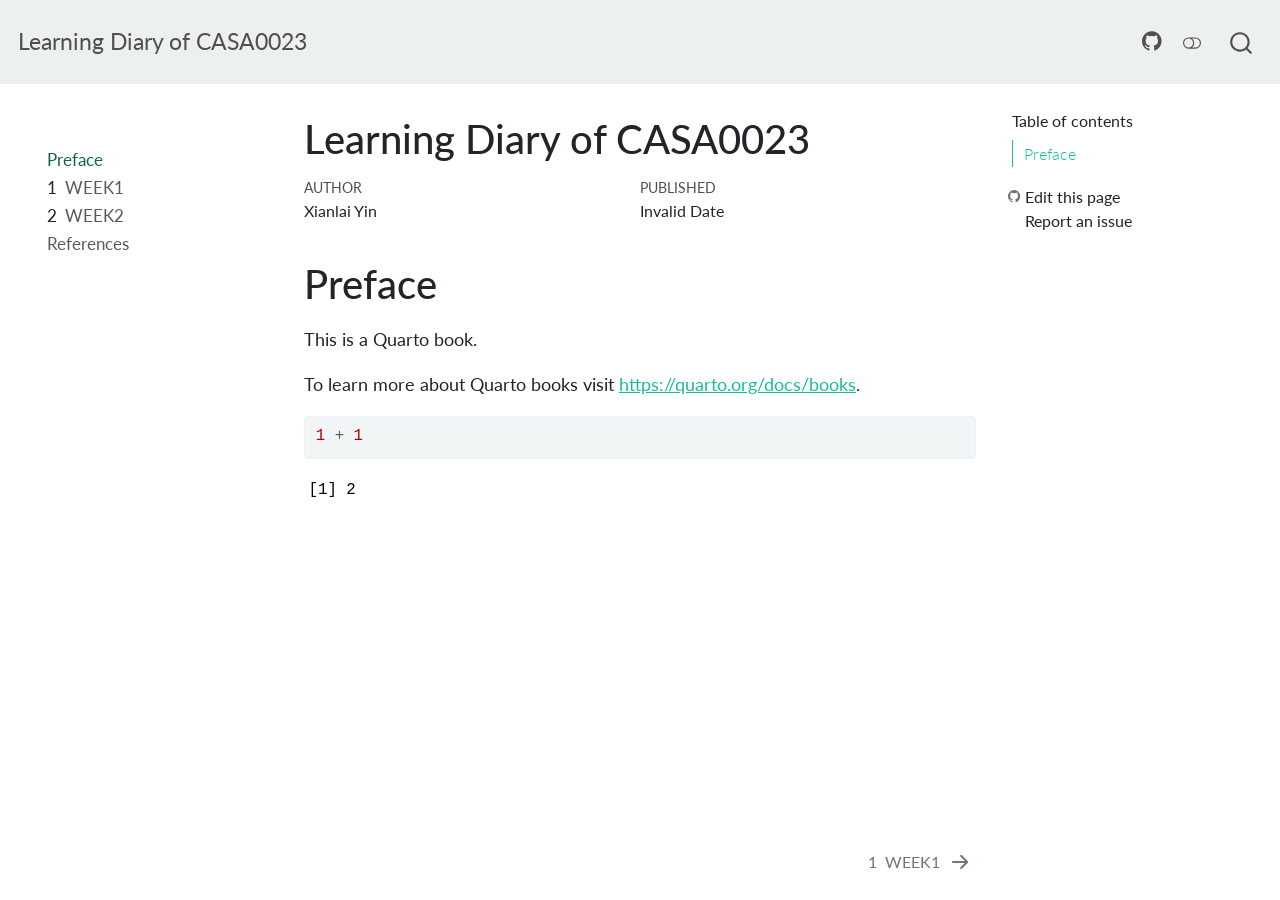
<file: _book/index.html>
<!DOCTYPE html>
<html xmlns="http://www.w3.org/1999/xhtml" lang="en" xml:lang="en"><head>
<meta http-equiv="Content-Type" content="text/html; charset=UTF-8">
<meta charset="utf-8">
<meta name="generator" content="quarto-1.1.251">
<meta name="viewport" content="width=device-width, initial-scale=1.0, user-scalable=yes">
<meta name="author" content="Xianlai Yin">
<title>Learning Diary of CASA0023</title>
<style>
code{white-space: pre-wrap;}
span.smallcaps{font-variant: small-caps;}
div.columns{display: flex; gap: min(4vw, 1.5em);}
div.column{flex: auto; overflow-x: auto;}
div.hanging-indent{margin-left: 1.5em; text-indent: -1.5em;}
ul.task-list{list-style: none;}
ul.task-list li input[type="checkbox"] {
  width: 0.8em;
  margin: 0 0.8em 0.2em -1.6em;
  vertical-align: middle;
}
pre > code.sourceCode { white-space: pre; position: relative; }
pre > code.sourceCode > span { display: inline-block; line-height: 1.25; }
pre > code.sourceCode > span:empty { height: 1.2em; }
.sourceCode { overflow: visible; }
code.sourceCode > span { color: inherit; text-decoration: inherit; }
div.sourceCode { margin: 1em 0; }
pre.sourceCode { margin: 0; }
@media screen {
div.sourceCode { overflow: auto; }
}
@media print {
pre > code.sourceCode { white-space: pre-wrap; }
pre > code.sourceCode > span { text-indent: -5em; padding-left: 5em; }
}
pre.numberSource code
  { counter-reset: source-line 0; }
pre.numberSource code > span
  { position: relative; left: -4em; counter-increment: source-line; }
pre.numberSource code > span > a:first-child::before
  { content: counter(source-line);
    position: relative; left: -1em; text-align: right; vertical-align: baseline;
    border: none; display: inline-block;
    -webkit-touch-callout: none; -webkit-user-select: none;
    -khtml-user-select: none; -moz-user-select: none;
    -ms-user-select: none; user-select: none;
    padding: 0 4px; width: 4em;
    color: #aaaaaa;
  }
pre.numberSource { margin-left: 3em; border-left: 1px solid #aaaaaa;  padding-left: 4px; }
div.sourceCode
  {   }
@media screen {
pre > code.sourceCode > span > a:first-child::before { text-decoration: underline; }
}
code span.al { color: #ff0000; font-weight: bold; } /* Alert */
code span.an { color: #60a0b0; font-weight: bold; font-style: italic; } /* Annotation */
code span.at { color: #7d9029; } /* Attribute */
code span.bn { color: #40a070; } /* BaseN */
code span.bu { color: #008000; } /* BuiltIn */
code span.cf { color: #007020; font-weight: bold; } /* ControlFlow */
code span.ch { color: #4070a0; } /* Char */
code span.cn { color: #880000; } /* Constant */
code span.co { color: #60a0b0; font-style: italic; } /* Comment */
code span.cv { color: #60a0b0; font-weight: bold; font-style: italic; } /* CommentVar */
code span.do { color: #ba2121; font-style: italic; } /* Documentation */
code span.dt { color: #902000; } /* DataType */
code span.dv { color: #40a070; } /* DecVal */
code span.er { color: #ff0000; font-weight: bold; } /* Error */
code span.ex { } /* Extension */
code span.fl { color: #40a070; } /* Float */
code span.fu { color: #06287e; } /* Function */
code span.im { color: #008000; font-weight: bold; } /* Import */
code span.in { color: #60a0b0; font-weight: bold; font-style: italic; } /* Information */
code span.kw { color: #007020; font-weight: bold; } /* Keyword */
code span.op { color: #666666; } /* Operator */
code span.ot { color: #007020; } /* Other */
code span.pp { color: #bc7a00; } /* Preprocessor */
code span.sc { color: #4070a0; } /* SpecialChar */
code span.ss { color: #bb6688; } /* SpecialString */
code span.st { color: #4070a0; } /* String */
code span.va { color: #19177c; } /* Variable */
code span.vs { color: #4070a0; } /* VerbatimString */
code span.wa { color: #60a0b0; font-weight: bold; font-style: italic; } /* Warning */
</style>

<script src="site_libs/quarto-nav/quarto-nav.js"></script>
<script src="site_libs/quarto-nav/headroom.min.js"></script>
<script src="site_libs/clipboard/clipboard.min.js"></script>
<script src="site_libs/quarto-search/autocomplete.umd.js"></script>
<script src="site_libs/quarto-search/fuse.min.js"></script>
<script src="site_libs/quarto-search/quarto-search.js"></script>
<meta name="quarto:offset" content="./">
<link href="./WEEK1.html" rel="next">
<script src="site_libs/quarto-html/quarto.js"></script>
<script src="site_libs/quarto-html/popper.min.js"></script>
<script src="site_libs/quarto-html/tippy.umd.min.js"></script>
<script src="site_libs/quarto-html/anchor.min.js"></script>
<link href="site_libs/quarto-html/tippy.css" rel="stylesheet">
<link href="site_libs/quarto-html/quarto-syntax-highlighting.css" rel="stylesheet" class="quarto-color-scheme" id="quarto-text-highlighting-styles">
<link href="site_libs/quarto-html/quarto-syntax-highlighting-dark.css" rel="prefetch" class="quarto-color-scheme quarto-color-alternate" id="quarto-text-highlighting-styles">
<script src="site_libs/bootstrap/bootstrap.min.js"></script>
<link href="site_libs/bootstrap/bootstrap-icons.css" rel="stylesheet">
<link href="site_libs/bootstrap/bootstrap.min.css" rel="stylesheet" class="quarto-color-scheme" id="quarto-bootstrap" data-mode="light">
<link href="site_libs/bootstrap/bootstrap-dark.min.css" rel="prefetch" class="quarto-color-scheme quarto-color-alternate" id="quarto-bootstrap" data-mode="dark"><script id="quarto-search-options" type="application/json">{
  "location": "navbar",
  "copy-button": false,
  "collapse-after": 3,
  "panel-placement": "end",
  "type": "overlay",
  "limit": 20,
  "language": {
    "search-no-results-text": "No results",
    "search-matching-documents-text": "matching documents",
    "search-copy-link-title": "Copy link to search",
    "search-hide-matches-text": "Hide additional matches",
    "search-more-match-text": "more match in this document",
    "search-more-matches-text": "more matches in this document",
    "search-clear-button-title": "Clear",
    "search-detached-cancel-button-title": "Cancel",
    "search-submit-button-title": "Submit"
  }
}</script>
</head>
<body class="nav-sidebar floating nav-fixed">

<div id="quarto-search-results"></div>
  <header id="quarto-header" class="headroom fixed-top"><nav class="navbar navbar-expand-lg navbar-dark "><div class="navbar-container container-fluid">
      <div class="navbar-brand-container">
    <a class="navbar-brand" href="./index.html">
    <span class="navbar-title">Learning Diary of CASA0023</span>
    </a>
  </div>
          <button class="navbar-toggler" type="button" data-bs-toggle="collapse" data-bs-target="#navbarCollapse" aria-controls="navbarCollapse" aria-expanded="false" aria-label="Toggle navigation" onclick="if (window.quartoToggleHeadroom) { window.quartoToggleHeadroom(); }">
  <span class="navbar-toggler-icon"></span>
</button>
          <div class="collapse navbar-collapse" id="navbarCollapse">
            <ul class="navbar-nav navbar-nav-scroll ms-auto">
<li class="nav-item compact">
    <a class="nav-link" href="https://github.com/XianlaiYin/CASA0023/tree/main/learning_diary"><i class="bi bi-github" role="img" aria-label="Source Code">
</i> 
 </a>
  </li>  
</ul>
<div class="quarto-toggle-container">
                  <a href="" class="quarto-color-scheme-toggle nav-link" onclick="window.quartoToggleColorScheme(); return false;" title="Toggle dark mode"><i class="bi"></i></a>
              </div>
              <div id="quarto-search" class="" title="Search"></div>
          </div> <!-- /navcollapse -->
      </div> <!-- /container-fluid -->
    </nav><nav class="quarto-secondary-nav" data-bs-toggle="collapse" data-bs-target="#quarto-sidebar" aria-controls="quarto-sidebar" aria-expanded="false" aria-label="Toggle sidebar navigation" onclick="if (window.quartoToggleHeadroom) { window.quartoToggleHeadroom(); }"><div class="container-fluid d-flex justify-content-between">
      <h1 class="quarto-secondary-nav-title">Learning Diary of CASA0023</h1>
      <button type="button" class="quarto-btn-toggle btn" aria-label="Show secondary navigation">
        <i class="bi bi-chevron-right"></i>
      </button>
    </div>
  </nav></header><!-- content --><div id="quarto-content" class="quarto-container page-columns page-rows-contents page-layout-article page-navbar">
<!-- sidebar -->
  <nav id="quarto-sidebar" class="sidebar collapse sidebar-navigation floating overflow-auto"><div class="mt-2 flex-shrink-0 align-items-center">
        <div class="sidebar-search">
        <div id="quarto-search" class="" title="Search"></div>
        </div>
      </div>
    <div class="sidebar-menu-container"> 
    <ul class="list-unstyled mt-1">
<li class="sidebar-item">
  <div class="sidebar-item-container"> 
  <a href="./index.html" class="sidebar-item-text sidebar-link active">Preface</a>
  </div>
</li>
        <li class="sidebar-item">
  <div class="sidebar-item-container"> 
  <a href="./WEEK1.html" class="sidebar-item-text sidebar-link"><span class="chapter-number">1</span>&nbsp; <span class="chapter-title">WEEK1</span></a>
  </div>
</li>
        <li class="sidebar-item">
  <div class="sidebar-item-container"> 
  <a href="./WEEK2.html" class="sidebar-item-text sidebar-link"><span class="chapter-number">2</span>&nbsp; <span class="chapter-title">WEEK2</span></a>
  </div>
</li>
        <li class="sidebar-item">
  <div class="sidebar-item-container"> 
  <a href="./references.html" class="sidebar-item-text sidebar-link">References</a>
  </div>
</li>
    </ul>
</div>
</nav><!-- margin-sidebar --><div id="quarto-margin-sidebar" class="sidebar margin-sidebar">
        <nav id="TOC" role="doc-toc" class="toc-active"><h2 id="toc-title">Table of contents</h2>
   
  <ul>
<li><a href="#preface" id="toc-preface" class="nav-link active" data-scroll-target="#preface">Preface</a></li>
  </ul><div class="toc-actions"><div><i class="bi bi-github"></i></div><div class="action-links"><p><a href="https://github.com/XianlaiYin/CASA0023/tree/main/learning_diary/edit/main/index.qmd" class="toc-action">Edit this page</a></p><p><a href="https://github.com/XianlaiYin/CASA0023/tree/main/learning_diary/issues/new" class="toc-action">Report an issue</a></p></div></div></nav>
    </div>
<!-- main -->
<main class="content" id="quarto-document-content"><header id="title-block-header" class="quarto-title-block default"><div class="quarto-title">
<h1 class="title d-none d-lg-block">Learning Diary of CASA0023</h1>
</div>



<div class="quarto-title-meta">

    <div>
    <div class="quarto-title-meta-heading">Author</div>
    <div class="quarto-title-meta-contents">
             <p>Xianlai Yin </p>
          </div>
  </div>
    
    <div>
    <div class="quarto-title-meta-heading">Published</div>
    <div class="quarto-title-meta-contents">
      <p class="date">Invalid Date</p>
    </div>
  </div>
    
  </div>
  

</header><section id="preface" class="level1 unnumbered"><h1 class="unnumbered">Preface</h1>
<p>This is a Quarto book.</p>
<p>To learn more about Quarto books visit <a href="https://quarto.org/docs/books" class="uri">https://quarto.org/docs/books</a>.</p>
<div class="cell">
<div class="sourceCode" id="cb1"><pre class="downlit sourceCode r code-with-copy"><code class="sourceCode R"><span><span class="fl">1</span> <span class="op">+</span> <span class="fl">1</span></span></code><button title="Copy to Clipboard" class="code-copy-button"><i class="bi"></i></button></pre></div>
<div class="cell-output cell-output-stdout">
<pre><code>[1] 2</code></pre>
</div>
</div>


</section></main><!-- /main --><script id="quarto-html-after-body" type="application/javascript">
window.document.addEventListener("DOMContentLoaded", function (event) {
  const toggleBodyColorMode = (bsSheetEl) => {
    const mode = bsSheetEl.getAttribute("data-mode");
    const bodyEl = window.document.querySelector("body");
    if (mode === "dark") {
      bodyEl.classList.add("quarto-dark");
      bodyEl.classList.remove("quarto-light");
    } else {
      bodyEl.classList.add("quarto-light");
      bodyEl.classList.remove("quarto-dark");
    }
  }
  const toggleBodyColorPrimary = () => {
    const bsSheetEl = window.document.querySelector("link#quarto-bootstrap");
    if (bsSheetEl) {
      toggleBodyColorMode(bsSheetEl);
    }
  }
  toggleBodyColorPrimary();  
  const disableStylesheet = (stylesheets) => {
    for (let i=0; i < stylesheets.length; i++) {
      const stylesheet = stylesheets[i];
      stylesheet.rel = 'prefetch';
    }
  }
  const enableStylesheet = (stylesheets) => {
    for (let i=0; i < stylesheets.length; i++) {
      const stylesheet = stylesheets[i];
      stylesheet.rel = 'stylesheet';
    }
  }
  const manageTransitions = (selector, allowTransitions) => {
    const els = window.document.querySelectorAll(selector);
    for (let i=0; i < els.length; i++) {
      const el = els[i];
      if (allowTransitions) {
        el.classList.remove('notransition');
      } else {
        el.classList.add('notransition');
      }
    }
  }
  const toggleColorMode = (alternate) => {
    // Switch the stylesheets
    const alternateStylesheets = window.document.querySelectorAll('link.quarto-color-scheme.quarto-color-alternate');
    manageTransitions('#quarto-margin-sidebar .nav-link', false);
    if (alternate) {
      enableStylesheet(alternateStylesheets);
      for (const sheetNode of alternateStylesheets) {
        if (sheetNode.id === "quarto-bootstrap") {
          toggleBodyColorMode(sheetNode);
        }
      }
    } else {
      disableStylesheet(alternateStylesheets);
      toggleBodyColorPrimary();
    }
    manageTransitions('#quarto-margin-sidebar .nav-link', true);
    // Switch the toggles
    const toggles = window.document.querySelectorAll('.quarto-color-scheme-toggle');
    for (let i=0; i < toggles.length; i++) {
      const toggle = toggles[i];
      if (toggle) {
        if (alternate) {
          toggle.classList.add("alternate");     
        } else {
          toggle.classList.remove("alternate");
        }
      }
    }
    // Hack to workaround the fact that safari doesn't
    // properly recolor the scrollbar when toggling (#1455)
    if (navigator.userAgent.indexOf('Safari') > 0 && navigator.userAgent.indexOf('Chrome') == -1) {
      manageTransitions("body", false);
      window.scrollTo(0, 1);
      setTimeout(() => {
        window.scrollTo(0, 0);
        manageTransitions("body", true);
      }, 40);  
    }
  }
  const isFileUrl = () => { 
    return window.location.protocol === 'file:';
  }
  const hasAlternateSentinel = () => {  
    let styleSentinel = getColorSchemeSentinel();
    if (styleSentinel !== null) {
      return styleSentinel === "alternate";
    } else {
      return false;
    }
  }
  const setStyleSentinel = (alternate) => {
    const value = alternate ? "alternate" : "default";
    if (!isFileUrl()) {
      window.localStorage.setItem("quarto-color-scheme", value);
    } else {
      localAlternateSentinel = value;
    }
  }
  const getColorSchemeSentinel = () => {
    if (!isFileUrl()) {
      const storageValue = window.localStorage.getItem("quarto-color-scheme");
      return storageValue != null ? storageValue : localAlternateSentinel;
    } else {
      return localAlternateSentinel;
    }
  }
  let localAlternateSentinel = 'default';
  // Dark / light mode switch
  window.quartoToggleColorScheme = () => {
    // Read the current dark / light value 
    let toAlternate = !hasAlternateSentinel();
    toggleColorMode(toAlternate);
    setStyleSentinel(toAlternate);
  };
  // Ensure there is a toggle, if there isn't float one in the top right
  if (window.document.querySelector('.quarto-color-scheme-toggle') === null) {
    const a = window.document.createElement('a');
    a.classList.add('top-right');
    a.classList.add('quarto-color-scheme-toggle');
    a.href = "";
    a.onclick = function() { try { window.quartoToggleColorScheme(); } catch {} return false; };
    const i = window.document.createElement("i");
    i.classList.add('bi');
    a.appendChild(i);
    window.document.body.appendChild(a);
  }
  // Switch to dark mode if need be
  if (hasAlternateSentinel()) {
    toggleColorMode(true);
  } 
  const icon = "";
  const anchorJS = new window.AnchorJS();
  anchorJS.options = {
    placement: 'right',
    icon: icon
  };
  anchorJS.add('.anchored');
  const clipboard = new window.ClipboardJS('.code-copy-button', {
    target: function(trigger) {
      return trigger.previousElementSibling;
    }
  });
  clipboard.on('success', function(e) {
    // button target
    const button = e.trigger;
    // don't keep focus
    button.blur();
    // flash "checked"
    button.classList.add('code-copy-button-checked');
    var currentTitle = button.getAttribute("title");
    button.setAttribute("title", "Copied!");
    setTimeout(function() {
      button.setAttribute("title", currentTitle);
      button.classList.remove('code-copy-button-checked');
    }, 1000);
    // clear code selection
    e.clearSelection();
  });
  function tippyHover(el, contentFn) {
    const config = {
      allowHTML: true,
      content: contentFn,
      maxWidth: 500,
      delay: 100,
      arrow: false,
      appendTo: function(el) {
          return el.parentElement;
      },
      interactive: true,
      interactiveBorder: 10,
      theme: 'quarto',
      placement: 'bottom-start'
    };
    window.tippy(el, config); 
  }
  const noterefs = window.document.querySelectorAll('a[role="doc-noteref"]');
  for (var i=0; i<noterefs.length; i++) {
    const ref = noterefs[i];
    tippyHover(ref, function() {
      // use id or data attribute instead here
      let href = ref.getAttribute('data-footnote-href') || ref.getAttribute('href');
      try { href = new URL(href).hash; } catch {}
      const id = href.replace(/^#\/?/, "");
      const note = window.document.getElementById(id);
      return note.innerHTML;
    });
  }
  var bibliorefs = window.document.querySelectorAll('a[role="doc-biblioref"]');
  for (var i=0; i<bibliorefs.length; i++) {
    const ref = bibliorefs[i];
    const cites = ref.parentNode.getAttribute('data-cites').split(' ');
    tippyHover(ref, function() {
      var popup = window.document.createElement('div');
      cites.forEach(function(cite) {
        var citeDiv = window.document.createElement('div');
        citeDiv.classList.add('hanging-indent');
        citeDiv.classList.add('csl-entry');
        var biblioDiv = window.document.getElementById('ref-' + cite);
        if (biblioDiv) {
          citeDiv.innerHTML = biblioDiv.innerHTML;
        }
        popup.appendChild(citeDiv);
      });
      return popup.innerHTML;
    });
  }
});
</script><nav class="page-navigation"><div class="nav-page nav-page-previous">
  </div>
  <div class="nav-page nav-page-next">
      <a href="./WEEK1.html" class="pagination-link">
        <span class="nav-page-text"><span class="chapter-number">1</span>&nbsp; <span class="chapter-title">WEEK1</span></span> <i class="bi bi-arrow-right-short"></i>
      </a>
  </div>
</nav>
</div> <!-- /content -->



</body></html>
</file>
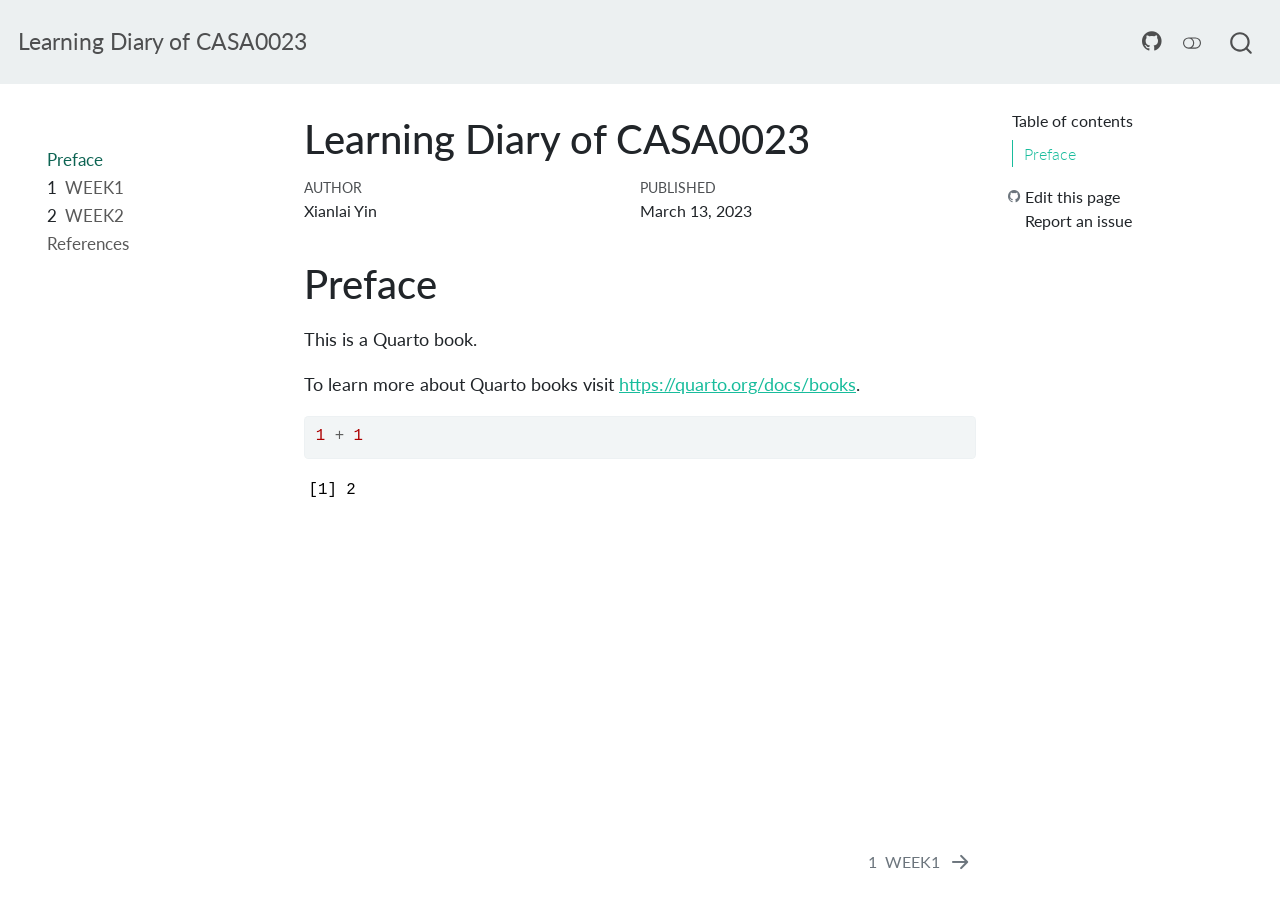
<file: docs/index.html>
<!DOCTYPE html>
<html xmlns="http://www.w3.org/1999/xhtml" lang="en" xml:lang="en"><head>
<meta http-equiv="Content-Type" content="text/html; charset=UTF-8">
<meta charset="utf-8">
<meta name="generator" content="quarto-1.1.251">
<meta name="viewport" content="width=device-width, initial-scale=1.0, user-scalable=yes">
<meta name="author" content="Xianlai Yin">
<meta name="dcterms.date" content="2023-03-13">
<title>Learning Diary of CASA0023</title>
<style>
code{white-space: pre-wrap;}
span.smallcaps{font-variant: small-caps;}
div.columns{display: flex; gap: min(4vw, 1.5em);}
div.column{flex: auto; overflow-x: auto;}
div.hanging-indent{margin-left: 1.5em; text-indent: -1.5em;}
ul.task-list{list-style: none;}
ul.task-list li input[type="checkbox"] {
  width: 0.8em;
  margin: 0 0.8em 0.2em -1.6em;
  vertical-align: middle;
}
pre > code.sourceCode { white-space: pre; position: relative; }
pre > code.sourceCode > span { display: inline-block; line-height: 1.25; }
pre > code.sourceCode > span:empty { height: 1.2em; }
.sourceCode { overflow: visible; }
code.sourceCode > span { color: inherit; text-decoration: inherit; }
div.sourceCode { margin: 1em 0; }
pre.sourceCode { margin: 0; }
@media screen {
div.sourceCode { overflow: auto; }
}
@media print {
pre > code.sourceCode { white-space: pre-wrap; }
pre > code.sourceCode > span { text-indent: -5em; padding-left: 5em; }
}
pre.numberSource code
  { counter-reset: source-line 0; }
pre.numberSource code > span
  { position: relative; left: -4em; counter-increment: source-line; }
pre.numberSource code > span > a:first-child::before
  { content: counter(source-line);
    position: relative; left: -1em; text-align: right; vertical-align: baseline;
    border: none; display: inline-block;
    -webkit-touch-callout: none; -webkit-user-select: none;
    -khtml-user-select: none; -moz-user-select: none;
    -ms-user-select: none; user-select: none;
    padding: 0 4px; width: 4em;
    color: #aaaaaa;
  }
pre.numberSource { margin-left: 3em; border-left: 1px solid #aaaaaa;  padding-left: 4px; }
div.sourceCode
  {   }
@media screen {
pre > code.sourceCode > span > a:first-child::before { text-decoration: underline; }
}
code span.al { color: #ff0000; font-weight: bold; } /* Alert */
code span.an { color: #60a0b0; font-weight: bold; font-style: italic; } /* Annotation */
code span.at { color: #7d9029; } /* Attribute */
code span.bn { color: #40a070; } /* BaseN */
code span.bu { color: #008000; } /* BuiltIn */
code span.cf { color: #007020; font-weight: bold; } /* ControlFlow */
code span.ch { color: #4070a0; } /* Char */
code span.cn { color: #880000; } /* Constant */
code span.co { color: #60a0b0; font-style: italic; } /* Comment */
code span.cv { color: #60a0b0; font-weight: bold; font-style: italic; } /* CommentVar */
code span.do { color: #ba2121; font-style: italic; } /* Documentation */
code span.dt { color: #902000; } /* DataType */
code span.dv { color: #40a070; } /* DecVal */
code span.er { color: #ff0000; font-weight: bold; } /* Error */
code span.ex { } /* Extension */
code span.fl { color: #40a070; } /* Float */
code span.fu { color: #06287e; } /* Function */
code span.im { color: #008000; font-weight: bold; } /* Import */
code span.in { color: #60a0b0; font-weight: bold; font-style: italic; } /* Information */
code span.kw { color: #007020; font-weight: bold; } /* Keyword */
code span.op { color: #666666; } /* Operator */
code span.ot { color: #007020; } /* Other */
code span.pp { color: #bc7a00; } /* Preprocessor */
code span.sc { color: #4070a0; } /* SpecialChar */
code span.ss { color: #bb6688; } /* SpecialString */
code span.st { color: #4070a0; } /* String */
code span.va { color: #19177c; } /* Variable */
code span.vs { color: #4070a0; } /* VerbatimString */
code span.wa { color: #60a0b0; font-weight: bold; font-style: italic; } /* Warning */
</style>

<script src="site_libs/quarto-nav/quarto-nav.js"></script>
<script src="site_libs/quarto-nav/headroom.min.js"></script>
<script src="site_libs/clipboard/clipboard.min.js"></script>
<script src="site_libs/quarto-search/autocomplete.umd.js"></script>
<script src="site_libs/quarto-search/fuse.min.js"></script>
<script src="site_libs/quarto-search/quarto-search.js"></script>
<meta name="quarto:offset" content="./">
<link href="./WEEK1.html" rel="next">
<script src="site_libs/quarto-html/quarto.js"></script>
<script src="site_libs/quarto-html/popper.min.js"></script>
<script src="site_libs/quarto-html/tippy.umd.min.js"></script>
<script src="site_libs/quarto-html/anchor.min.js"></script>
<link href="site_libs/quarto-html/tippy.css" rel="stylesheet">
<link href="site_libs/quarto-html/quarto-syntax-highlighting.css" rel="stylesheet" class="quarto-color-scheme" id="quarto-text-highlighting-styles">
<link href="site_libs/quarto-html/quarto-syntax-highlighting-dark.css" rel="prefetch" class="quarto-color-scheme quarto-color-alternate" id="quarto-text-highlighting-styles">
<script src="site_libs/bootstrap/bootstrap.min.js"></script>
<link href="site_libs/bootstrap/bootstrap-icons.css" rel="stylesheet">
<link href="site_libs/bootstrap/bootstrap.min.css" rel="stylesheet" class="quarto-color-scheme" id="quarto-bootstrap" data-mode="light">
<link href="site_libs/bootstrap/bootstrap-dark.min.css" rel="prefetch" class="quarto-color-scheme quarto-color-alternate" id="quarto-bootstrap" data-mode="dark"><script id="quarto-search-options" type="application/json">{
  "location": "navbar",
  "copy-button": false,
  "collapse-after": 3,
  "panel-placement": "end",
  "type": "overlay",
  "limit": 20,
  "language": {
    "search-no-results-text": "No results",
    "search-matching-documents-text": "matching documents",
    "search-copy-link-title": "Copy link to search",
    "search-hide-matches-text": "Hide additional matches",
    "search-more-match-text": "more match in this document",
    "search-more-matches-text": "more matches in this document",
    "search-clear-button-title": "Clear",
    "search-detached-cancel-button-title": "Cancel",
    "search-submit-button-title": "Submit"
  }
}</script>
</head>
<body class="nav-sidebar floating nav-fixed">

<div id="quarto-search-results"></div>
  <header id="quarto-header" class="headroom fixed-top"><nav class="navbar navbar-expand-lg navbar-dark "><div class="navbar-container container-fluid">
      <div class="navbar-brand-container">
    <a class="navbar-brand" href="./index.html">
    <span class="navbar-title">Learning Diary of CASA0023</span>
    </a>
  </div>
          <button class="navbar-toggler" type="button" data-bs-toggle="collapse" data-bs-target="#navbarCollapse" aria-controls="navbarCollapse" aria-expanded="false" aria-label="Toggle navigation" onclick="if (window.quartoToggleHeadroom) { window.quartoToggleHeadroom(); }">
  <span class="navbar-toggler-icon"></span>
</button>
          <div class="collapse navbar-collapse" id="navbarCollapse">
            <ul class="navbar-nav navbar-nav-scroll ms-auto">
<li class="nav-item compact">
    <a class="nav-link" href="https://github.com/XianlaiYin/CASA0023/tree/main/learning_diary"><i class="bi bi-github" role="img" aria-label="Source Code">
</i> 
 </a>
  </li>  
</ul>
<div class="quarto-toggle-container">
                  <a href="" class="quarto-color-scheme-toggle nav-link" onclick="window.quartoToggleColorScheme(); return false;" title="Toggle dark mode"><i class="bi"></i></a>
              </div>
              <div id="quarto-search" class="" title="Search"></div>
          </div> <!-- /navcollapse -->
      </div> <!-- /container-fluid -->
    </nav><nav class="quarto-secondary-nav" data-bs-toggle="collapse" data-bs-target="#quarto-sidebar" aria-controls="quarto-sidebar" aria-expanded="false" aria-label="Toggle sidebar navigation" onclick="if (window.quartoToggleHeadroom) { window.quartoToggleHeadroom(); }"><div class="container-fluid d-flex justify-content-between">
      <h1 class="quarto-secondary-nav-title">Learning Diary of CASA0023</h1>
      <button type="button" class="quarto-btn-toggle btn" aria-label="Show secondary navigation">
        <i class="bi bi-chevron-right"></i>
      </button>
    </div>
  </nav></header><!-- content --><div id="quarto-content" class="quarto-container page-columns page-rows-contents page-layout-article page-navbar">
<!-- sidebar -->
  <nav id="quarto-sidebar" class="sidebar collapse sidebar-navigation floating overflow-auto"><div class="mt-2 flex-shrink-0 align-items-center">
        <div class="sidebar-search">
        <div id="quarto-search" class="" title="Search"></div>
        </div>
      </div>
    <div class="sidebar-menu-container"> 
    <ul class="list-unstyled mt-1">
<li class="sidebar-item">
  <div class="sidebar-item-container"> 
  <a href="./index.html" class="sidebar-item-text sidebar-link active">Preface</a>
  </div>
</li>
        <li class="sidebar-item">
  <div class="sidebar-item-container"> 
  <a href="./WEEK1.html" class="sidebar-item-text sidebar-link"><span class="chapter-number">1</span>&nbsp; <span class="chapter-title">WEEK1</span></a>
  </div>
</li>
        <li class="sidebar-item">
  <div class="sidebar-item-container"> 
  <a href="./WEEK2.html" class="sidebar-item-text sidebar-link"><span class="chapter-number">2</span>&nbsp; <span class="chapter-title">WEEK2</span></a>
  </div>
</li>
        <li class="sidebar-item">
  <div class="sidebar-item-container"> 
  <a href="./references.html" class="sidebar-item-text sidebar-link">References</a>
  </div>
</li>
    </ul>
</div>
</nav><!-- margin-sidebar --><div id="quarto-margin-sidebar" class="sidebar margin-sidebar">
        <nav id="TOC" role="doc-toc" class="toc-active"><h2 id="toc-title">Table of contents</h2>
   
  <ul>
<li><a href="#preface" id="toc-preface" class="nav-link active" data-scroll-target="#preface">Preface</a></li>
  </ul><div class="toc-actions"><div><i class="bi bi-github"></i></div><div class="action-links"><p><a href="https://github.com/XianlaiYin/CASA0023/tree/main/learning_diary/edit/main/index.qmd" class="toc-action">Edit this page</a></p><p><a href="https://github.com/XianlaiYin/CASA0023/tree/main/learning_diary/issues/new" class="toc-action">Report an issue</a></p></div></div></nav>
    </div>
<!-- main -->
<main class="content" id="quarto-document-content"><header id="title-block-header" class="quarto-title-block default"><div class="quarto-title">
<h1 class="title d-none d-lg-block">Learning Diary of CASA0023</h1>
</div>



<div class="quarto-title-meta">

    <div>
    <div class="quarto-title-meta-heading">Author</div>
    <div class="quarto-title-meta-contents">
             <p>Xianlai Yin </p>
          </div>
  </div>
    
    <div>
    <div class="quarto-title-meta-heading">Published</div>
    <div class="quarto-title-meta-contents">
      <p class="date">March 13, 2023</p>
    </div>
  </div>
    
  </div>
  

</header><section id="preface" class="level1 unnumbered"><h1 class="unnumbered">Preface</h1>
<p>This is a Quarto book.</p>
<p>To learn more about Quarto books visit <a href="https://quarto.org/docs/books" class="uri">https://quarto.org/docs/books</a>.</p>
<div class="cell">
<div class="sourceCode" id="cb1"><pre class="downlit sourceCode r code-with-copy"><code class="sourceCode R"><span><span class="fl">1</span> <span class="op">+</span> <span class="fl">1</span></span></code><button title="Copy to Clipboard" class="code-copy-button"><i class="bi"></i></button></pre></div>
<div class="cell-output cell-output-stdout">
<pre><code>[1] 2</code></pre>
</div>
</div>


</section></main><!-- /main --><script id="quarto-html-after-body" type="application/javascript">
window.document.addEventListener("DOMContentLoaded", function (event) {
  const toggleBodyColorMode = (bsSheetEl) => {
    const mode = bsSheetEl.getAttribute("data-mode");
    const bodyEl = window.document.querySelector("body");
    if (mode === "dark") {
      bodyEl.classList.add("quarto-dark");
      bodyEl.classList.remove("quarto-light");
    } else {
      bodyEl.classList.add("quarto-light");
      bodyEl.classList.remove("quarto-dark");
    }
  }
  const toggleBodyColorPrimary = () => {
    const bsSheetEl = window.document.querySelector("link#quarto-bootstrap");
    if (bsSheetEl) {
      toggleBodyColorMode(bsSheetEl);
    }
  }
  toggleBodyColorPrimary();  
  const disableStylesheet = (stylesheets) => {
    for (let i=0; i < stylesheets.length; i++) {
      const stylesheet = stylesheets[i];
      stylesheet.rel = 'prefetch';
    }
  }
  const enableStylesheet = (stylesheets) => {
    for (let i=0; i < stylesheets.length; i++) {
      const stylesheet = stylesheets[i];
      stylesheet.rel = 'stylesheet';
    }
  }
  const manageTransitions = (selector, allowTransitions) => {
    const els = window.document.querySelectorAll(selector);
    for (let i=0; i < els.length; i++) {
      const el = els[i];
      if (allowTransitions) {
        el.classList.remove('notransition');
      } else {
        el.classList.add('notransition');
      }
    }
  }
  const toggleColorMode = (alternate) => {
    // Switch the stylesheets
    const alternateStylesheets = window.document.querySelectorAll('link.quarto-color-scheme.quarto-color-alternate');
    manageTransitions('#quarto-margin-sidebar .nav-link', false);
    if (alternate) {
      enableStylesheet(alternateStylesheets);
      for (const sheetNode of alternateStylesheets) {
        if (sheetNode.id === "quarto-bootstrap") {
          toggleBodyColorMode(sheetNode);
        }
      }
    } else {
      disableStylesheet(alternateStylesheets);
      toggleBodyColorPrimary();
    }
    manageTransitions('#quarto-margin-sidebar .nav-link', true);
    // Switch the toggles
    const toggles = window.document.querySelectorAll('.quarto-color-scheme-toggle');
    for (let i=0; i < toggles.length; i++) {
      const toggle = toggles[i];
      if (toggle) {
        if (alternate) {
          toggle.classList.add("alternate");     
        } else {
          toggle.classList.remove("alternate");
        }
      }
    }
    // Hack to workaround the fact that safari doesn't
    // properly recolor the scrollbar when toggling (#1455)
    if (navigator.userAgent.indexOf('Safari') > 0 && navigator.userAgent.indexOf('Chrome') == -1) {
      manageTransitions("body", false);
      window.scrollTo(0, 1);
      setTimeout(() => {
        window.scrollTo(0, 0);
        manageTransitions("body", true);
      }, 40);  
    }
  }
  const isFileUrl = () => { 
    return window.location.protocol === 'file:';
  }
  const hasAlternateSentinel = () => {  
    let styleSentinel = getColorSchemeSentinel();
    if (styleSentinel !== null) {
      return styleSentinel === "alternate";
    } else {
      return false;
    }
  }
  const setStyleSentinel = (alternate) => {
    const value = alternate ? "alternate" : "default";
    if (!isFileUrl()) {
      window.localStorage.setItem("quarto-color-scheme", value);
    } else {
      localAlternateSentinel = value;
    }
  }
  const getColorSchemeSentinel = () => {
    if (!isFileUrl()) {
      const storageValue = window.localStorage.getItem("quarto-color-scheme");
      return storageValue != null ? storageValue : localAlternateSentinel;
    } else {
      return localAlternateSentinel;
    }
  }
  let localAlternateSentinel = 'default';
  // Dark / light mode switch
  window.quartoToggleColorScheme = () => {
    // Read the current dark / light value 
    let toAlternate = !hasAlternateSentinel();
    toggleColorMode(toAlternate);
    setStyleSentinel(toAlternate);
  };
  // Ensure there is a toggle, if there isn't float one in the top right
  if (window.document.querySelector('.quarto-color-scheme-toggle') === null) {
    const a = window.document.createElement('a');
    a.classList.add('top-right');
    a.classList.add('quarto-color-scheme-toggle');
    a.href = "";
    a.onclick = function() { try { window.quartoToggleColorScheme(); } catch {} return false; };
    const i = window.document.createElement("i");
    i.classList.add('bi');
    a.appendChild(i);
    window.document.body.appendChild(a);
  }
  // Switch to dark mode if need be
  if (hasAlternateSentinel()) {
    toggleColorMode(true);
  } 
  const icon = "";
  const anchorJS = new window.AnchorJS();
  anchorJS.options = {
    placement: 'right',
    icon: icon
  };
  anchorJS.add('.anchored');
  const clipboard = new window.ClipboardJS('.code-copy-button', {
    target: function(trigger) {
      return trigger.previousElementSibling;
    }
  });
  clipboard.on('success', function(e) {
    // button target
    const button = e.trigger;
    // don't keep focus
    button.blur();
    // flash "checked"
    button.classList.add('code-copy-button-checked');
    var currentTitle = button.getAttribute("title");
    button.setAttribute("title", "Copied!");
    setTimeout(function() {
      button.setAttribute("title", currentTitle);
      button.classList.remove('code-copy-button-checked');
    }, 1000);
    // clear code selection
    e.clearSelection();
  });
  function tippyHover(el, contentFn) {
    const config = {
      allowHTML: true,
      content: contentFn,
      maxWidth: 500,
      delay: 100,
      arrow: false,
      appendTo: function(el) {
          return el.parentElement;
      },
      interactive: true,
      interactiveBorder: 10,
      theme: 'quarto',
      placement: 'bottom-start'
    };
    window.tippy(el, config); 
  }
  const noterefs = window.document.querySelectorAll('a[role="doc-noteref"]');
  for (var i=0; i<noterefs.length; i++) {
    const ref = noterefs[i];
    tippyHover(ref, function() {
      // use id or data attribute instead here
      let href = ref.getAttribute('data-footnote-href') || ref.getAttribute('href');
      try { href = new URL(href).hash; } catch {}
      const id = href.replace(/^#\/?/, "");
      const note = window.document.getElementById(id);
      return note.innerHTML;
    });
  }
  var bibliorefs = window.document.querySelectorAll('a[role="doc-biblioref"]');
  for (var i=0; i<bibliorefs.length; i++) {
    const ref = bibliorefs[i];
    const cites = ref.parentNode.getAttribute('data-cites').split(' ');
    tippyHover(ref, function() {
      var popup = window.document.createElement('div');
      cites.forEach(function(cite) {
        var citeDiv = window.document.createElement('div');
        citeDiv.classList.add('hanging-indent');
        citeDiv.classList.add('csl-entry');
        var biblioDiv = window.document.getElementById('ref-' + cite);
        if (biblioDiv) {
          citeDiv.innerHTML = biblioDiv.innerHTML;
        }
        popup.appendChild(citeDiv);
      });
      return popup.innerHTML;
    });
  }
});
</script><nav class="page-navigation"><div class="nav-page nav-page-previous">
  </div>
  <div class="nav-page nav-page-next">
      <a href="./WEEK1.html" class="pagination-link">
        <span class="nav-page-text"><span class="chapter-number">1</span>&nbsp; <span class="chapter-title">WEEK1</span></span> <i class="bi bi-arrow-right-short"></i>
      </a>
  </div>
</nav>
</div> <!-- /content -->



</body></html>
</file>
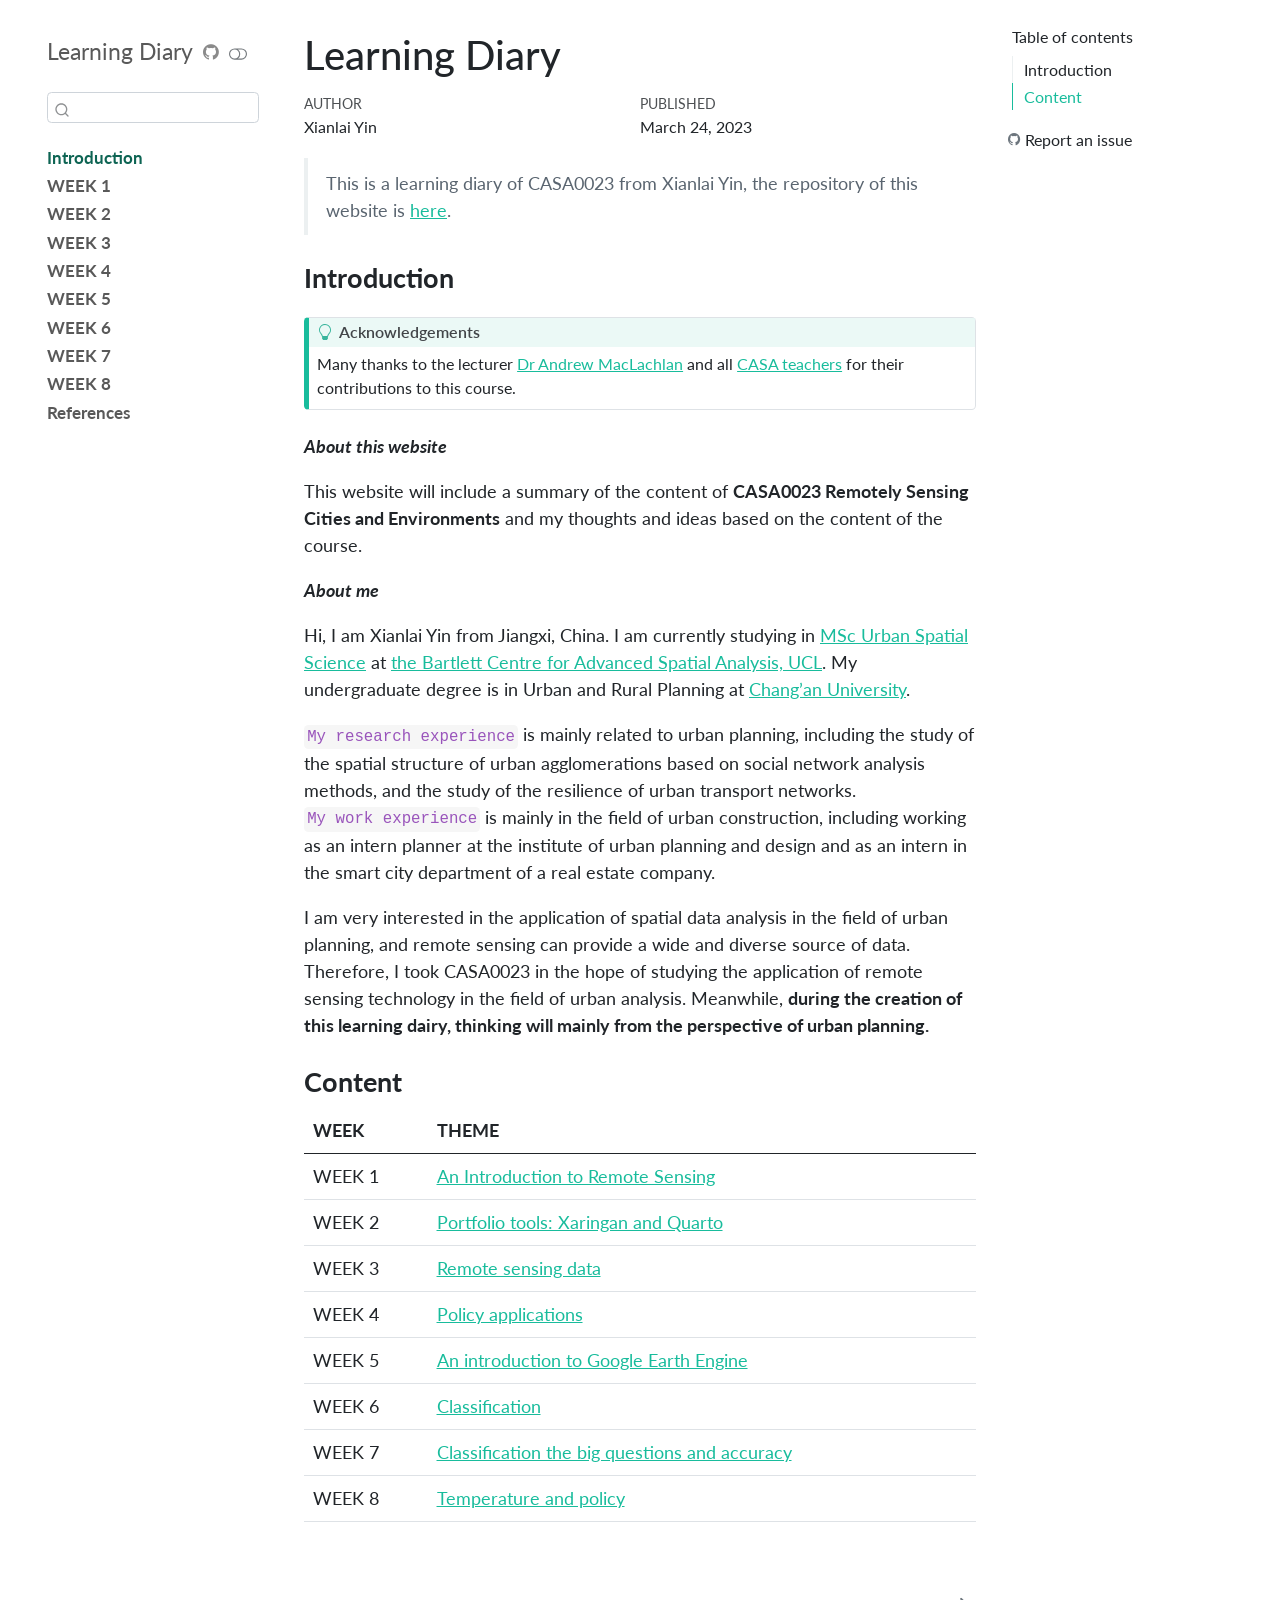
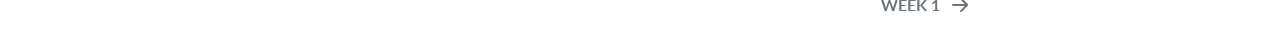
<file: learning_diary/docs/index.html>
<!DOCTYPE html>
<html xmlns="http://www.w3.org/1999/xhtml" lang="en" xml:lang="en"><head>

<meta charset="utf-8">
<meta name="generator" content="quarto-1.1.251">

<meta name="viewport" content="width=device-width, initial-scale=1.0, user-scalable=yes">

<meta name="author" content="Xianlai Yin">
<meta name="dcterms.date" content="2023-03-24">

<title>Learning Diary</title>
<style>
code{white-space: pre-wrap;}
span.smallcaps{font-variant: small-caps;}
div.columns{display: flex; gap: min(4vw, 1.5em);}
div.column{flex: auto; overflow-x: auto;}
div.hanging-indent{margin-left: 1.5em; text-indent: -1.5em;}
ul.task-list{list-style: none;}
ul.task-list li input[type="checkbox"] {
  width: 0.8em;
  margin: 0 0.8em 0.2em -1.6em;
  vertical-align: middle;
}
</style>


<script src="site_libs/quarto-nav/quarto-nav.js"></script>
<script src="site_libs/quarto-nav/headroom.min.js"></script>
<script src="site_libs/clipboard/clipboard.min.js"></script>
<script src="site_libs/quarto-search/autocomplete.umd.js"></script>
<script src="site_libs/quarto-search/fuse.min.js"></script>
<script src="site_libs/quarto-search/quarto-search.js"></script>
<meta name="quarto:offset" content="./">
<link href="./WEEK1.html" rel="next">
<script src="site_libs/quarto-html/quarto.js"></script>
<script src="site_libs/quarto-html/popper.min.js"></script>
<script src="site_libs/quarto-html/tippy.umd.min.js"></script>
<script src="site_libs/quarto-html/anchor.min.js"></script>
<link href="site_libs/quarto-html/tippy.css" rel="stylesheet">
<link href="site_libs/quarto-html/quarto-syntax-highlighting.css" rel="stylesheet" class="quarto-color-scheme" id="quarto-text-highlighting-styles">
<link href="site_libs/quarto-html/quarto-syntax-highlighting-dark.css" rel="prefetch" class="quarto-color-scheme quarto-color-alternate" id="quarto-text-highlighting-styles">
<script src="site_libs/bootstrap/bootstrap.min.js"></script>
<link href="site_libs/bootstrap/bootstrap-icons.css" rel="stylesheet">
<link href="site_libs/bootstrap/bootstrap.min.css" rel="stylesheet" class="quarto-color-scheme" id="quarto-bootstrap" data-mode="light">
<link href="site_libs/bootstrap/bootstrap-dark.min.css" rel="prefetch" class="quarto-color-scheme quarto-color-alternate" id="quarto-bootstrap" data-mode="dark">
<script id="quarto-search-options" type="application/json">{
  "location": "sidebar",
  "copy-button": false,
  "collapse-after": 3,
  "panel-placement": "start",
  "type": "textbox",
  "limit": 20,
  "language": {
    "search-no-results-text": "No results",
    "search-matching-documents-text": "matching documents",
    "search-copy-link-title": "Copy link to search",
    "search-hide-matches-text": "Hide additional matches",
    "search-more-match-text": "more match in this document",
    "search-more-matches-text": "more matches in this document",
    "search-clear-button-title": "Clear",
    "search-detached-cancel-button-title": "Cancel",
    "search-submit-button-title": "Submit"
  }
}</script>


</head>

<body class="nav-sidebar floating">

<div id="quarto-search-results"></div>
  <header id="quarto-header" class="headroom fixed-top">
  <nav class="quarto-secondary-nav" data-bs-toggle="collapse" data-bs-target="#quarto-sidebar" aria-controls="quarto-sidebar" aria-expanded="false" aria-label="Toggle sidebar navigation" onclick="if (window.quartoToggleHeadroom) { window.quartoToggleHeadroom(); }">
    <div class="container-fluid d-flex justify-content-between">
      <h1 class="quarto-secondary-nav-title">Learning Diary</h1>
      <button type="button" class="quarto-btn-toggle btn" aria-label="Show secondary navigation">
        <i class="bi bi-chevron-right"></i>
      </button>
    </div>
  </nav>
</header>
<!-- content -->
<div id="quarto-content" class="quarto-container page-columns page-rows-contents page-layout-article">
<!-- sidebar -->
  <nav id="quarto-sidebar" class="sidebar collapse sidebar-navigation floating overflow-auto">
    <div class="pt-lg-2 mt-2 text-left sidebar-header">
    <div class="sidebar-title mb-0 py-0">
      <a href="./">Learning Diary</a> 
        <div class="sidebar-tools-main">
    <a href="https://github.com/XianlaiYin/XianlaiYin.github.io" title="Source Code" class="sidebar-tool px-1"><i class="bi bi-github"></i></a>
  <a href="" class="quarto-color-scheme-toggle sidebar-tool" onclick="window.quartoToggleColorScheme(); return false;" title="Toggle dark mode"><i class="bi"></i></a>
</div>
    </div>
      </div>
      <div class="mt-2 flex-shrink-0 align-items-center">
        <div class="sidebar-search">
        <div id="quarto-search" class="" title="Search"></div>
        </div>
      </div>
    <div class="sidebar-menu-container"> 
    <ul class="list-unstyled mt-1">
        <li class="sidebar-item">
  <div class="sidebar-item-container"> 
  <a href="./index.html" class="sidebar-item-text sidebar-link active"><strong>Introduction</strong></a>
  </div>
</li>
        <li class="sidebar-item">
  <div class="sidebar-item-container"> 
  <a href="./WEEK1.html" class="sidebar-item-text sidebar-link"><strong>WEEK 1</strong></a>
  </div>
</li>
        <li class="sidebar-item">
  <div class="sidebar-item-container"> 
  <a href="./WEEK2.html" class="sidebar-item-text sidebar-link"><strong>WEEK 2</strong></a>
  </div>
</li>
        <li class="sidebar-item">
  <div class="sidebar-item-container"> 
  <a href="./WEEK3.html" class="sidebar-item-text sidebar-link"><strong>WEEK 3</strong></a>
  </div>
</li>
        <li class="sidebar-item">
  <div class="sidebar-item-container"> 
  <a href="./WEEK4.html" class="sidebar-item-text sidebar-link"><strong>WEEK 4</strong></a>
  </div>
</li>
        <li class="sidebar-item">
  <div class="sidebar-item-container"> 
  <a href="./WEEK5.html" class="sidebar-item-text sidebar-link"><strong>WEEK 5</strong></a>
  </div>
</li>
        <li class="sidebar-item">
  <div class="sidebar-item-container"> 
  <a href="./WEEK6.html" class="sidebar-item-text sidebar-link"><strong>WEEK 6</strong></a>
  </div>
</li>
        <li class="sidebar-item">
  <div class="sidebar-item-container"> 
  <a href="./WEEK7.html" class="sidebar-item-text sidebar-link"><strong>WEEK 7</strong></a>
  </div>
</li>
        <li class="sidebar-item">
  <div class="sidebar-item-container"> 
  <a href="./WEEK8.html" class="sidebar-item-text sidebar-link"><strong>WEEK 8</strong></a>
  </div>
</li>
        <li class="sidebar-item">
  <div class="sidebar-item-container"> 
  <a href="./references.html" class="sidebar-item-text sidebar-link"><strong>References</strong></a>
  </div>
</li>
    </ul>
    </div>
</nav>
<!-- margin-sidebar -->
    <div id="quarto-margin-sidebar" class="sidebar margin-sidebar">
        <nav id="TOC" role="doc-toc" class="toc-active">
    <h2 id="toc-title">Table of contents</h2>
   
  <ul>
  <li><a href="#introduction" id="toc-introduction" class="nav-link active" data-scroll-target="#introduction"><strong>Introduction</strong></a></li>
  <li><a href="#content" id="toc-content" class="nav-link" data-scroll-target="#content"><strong>Content</strong></a></li>
  </ul>
<div class="toc-actions"><div><i class="bi bi-github"></i></div><div class="action-links"><p><a href="https://github.com/XianlaiYin/XianlaiYin.github.io/issues/new" class="toc-action">Report an issue</a></p></div></div></nav>
    </div>
<!-- main -->
<main class="content" id="quarto-document-content">

<header id="title-block-header" class="quarto-title-block default">
<div class="quarto-title">
<h1 class="title d-none d-lg-block">Learning Diary</h1>
</div>



<div class="quarto-title-meta">

    <div>
    <div class="quarto-title-meta-heading">Author</div>
    <div class="quarto-title-meta-contents">
             <p>Xianlai Yin </p>
          </div>
  </div>
    
    <div>
    <div class="quarto-title-meta-heading">Published</div>
    <div class="quarto-title-meta-contents">
      <p class="date">March 24, 2023</p>
    </div>
  </div>
    
  </div>
  

</header>

<blockquote class="blockquote">
<p>This is a learning diary of CASA0023 from Xianlai Yin, the repository of this website is <a href="https://github.com/XianlaiYin/XianlaiYin.github.io/tree/main/learning_diary">here</a>.</p>
</blockquote>
<section id="introduction" class="level3 unnumbered">
<h3 class="unnumbered anchored" data-anchor-id="introduction"><strong>Introduction</strong></h3>
<div class="callout-tip callout callout-style-default callout-captioned">
<div class="callout-header d-flex align-content-center">
<div class="callout-icon-container">
<i class="callout-icon"></i>
</div>
<div class="callout-caption-container flex-fill">
Acknowledgements
</div>
</div>
<div class="callout-body-container callout-body">
<p>Many thanks to the lecturer <a href="https://www.ucl.ac.uk/bartlett/casa/people/dr-andrew-maclachlan">Dr Andrew MacLachlan</a> and all <a href="https://www.ucl.ac.uk/bartlett/casa/people">CASA teachers</a> for their contributions to this course.</p>
</div>
</div>
<p><strong><em>About this website</em></strong></p>
<p>This website will include a summary of the content of <strong>CASA0023 Remotely Sensing Cities and Environments</strong> and my thoughts and ideas based on the content of the course.</p>
<p><strong><em>About me</em></strong></p>
<p>Hi, I am Xianlai Yin from Jiangxi, China. I am currently studying in <a href="https://www.ucl.ac.uk/prospective-students/graduate/taught-degrees/urban-spatial-science-msc">MSc Urban Spatial Science</a> at <a href="https://www.ucl.ac.uk/bartlett/casa/">the Bartlett Centre for Advanced Spatial Analysis, UCL</a>. My undergraduate degree is in Urban and Rural Planning at <a href="https://en.chd.edu.cn/">Chang’an University</a>.</p>
<p><code>My research experience</code> is mainly related to urban planning, including the study of the spatial structure of urban agglomerations based on social network analysis methods, and the study of the resilience of urban transport networks. <code>My work experience</code> is mainly in the field of urban construction, including working as an intern planner at the institute of urban planning and design and as an intern in the smart city department of a real estate company.</p>
<p>I am very interested in the application of spatial data analysis in the field of urban planning, and remote sensing can provide a wide and diverse source of data. Therefore, I took CASA0023 in the hope of studying the application of remote sensing technology in the field of urban analysis. Meanwhile, <strong>during the creation of this learning dairy, thinking will mainly from the perspective of urban planning.</strong></p>
</section>
<section id="content" class="level3 unnumbered">
<h3 class="unnumbered anchored" data-anchor-id="content"><strong>Content</strong></h3>
<table class="table">
<thead>
<tr class="header">
<th style="text-align: left;">WEEK</th>
<th>THEME</th>
</tr>
</thead>
<tbody>
<tr class="odd">
<td style="text-align: left;">WEEK 1</td>
<td><a href="https://xianlaiyin.github.io/learning_diary/docs/WEEK1.html">An Introduction to Remote Sensing</a></td>
</tr>
<tr class="even">
<td style="text-align: left;">WEEK 2</td>
<td><a href="https://xianlaiyin.github.io/learning_diary/docs/WEEK2.html">Portfolio tools: Xaringan and Quarto</a></td>
</tr>
<tr class="odd">
<td style="text-align: left;">WEEK 3</td>
<td><a href="https://xianlaiyin.github.io/learning_diary/docs/WEEK3.html">Remote sensing data</a></td>
</tr>
<tr class="even">
<td style="text-align: left;">WEEK 4</td>
<td><a href="https://xianlaiyin.github.io/learning_diary/docs/WEEK4.html">Policy applications</a></td>
</tr>
<tr class="odd">
<td style="text-align: left;">WEEK 5</td>
<td><a href="https://xianlaiyin.github.io/learning_diary/docs/WEEK5.html">An introduction to Google Earth Engine</a></td>
</tr>
<tr class="even">
<td style="text-align: left;">WEEK 6</td>
<td><a href="https://xianlaiyin.github.io/learning_diary/docs/WEEK6.html">Classification</a></td>
</tr>
<tr class="odd">
<td style="text-align: left;">WEEK 7</td>
<td><a href="https://xianlaiyin.github.io/learning_diary/docs/WEEK7.html">Classification the big questions and accuracy</a></td>
</tr>
<tr class="even">
<td style="text-align: left;">WEEK 8</td>
<td><a href="https://xianlaiyin.github.io/learning_diary/docs/WEEK8.html">Temperature and policy</a></td>
</tr>
</tbody>
</table>


</section>

</main> <!-- /main -->
<script id="quarto-html-after-body" type="application/javascript">
window.document.addEventListener("DOMContentLoaded", function (event) {
  const toggleBodyColorMode = (bsSheetEl) => {
    const mode = bsSheetEl.getAttribute("data-mode");
    const bodyEl = window.document.querySelector("body");
    if (mode === "dark") {
      bodyEl.classList.add("quarto-dark");
      bodyEl.classList.remove("quarto-light");
    } else {
      bodyEl.classList.add("quarto-light");
      bodyEl.classList.remove("quarto-dark");
    }
  }
  const toggleBodyColorPrimary = () => {
    const bsSheetEl = window.document.querySelector("link#quarto-bootstrap");
    if (bsSheetEl) {
      toggleBodyColorMode(bsSheetEl);
    }
  }
  toggleBodyColorPrimary();  
  const disableStylesheet = (stylesheets) => {
    for (let i=0; i < stylesheets.length; i++) {
      const stylesheet = stylesheets[i];
      stylesheet.rel = 'prefetch';
    }
  }
  const enableStylesheet = (stylesheets) => {
    for (let i=0; i < stylesheets.length; i++) {
      const stylesheet = stylesheets[i];
      stylesheet.rel = 'stylesheet';
    }
  }
  const manageTransitions = (selector, allowTransitions) => {
    const els = window.document.querySelectorAll(selector);
    for (let i=0; i < els.length; i++) {
      const el = els[i];
      if (allowTransitions) {
        el.classList.remove('notransition');
      } else {
        el.classList.add('notransition');
      }
    }
  }
  const toggleColorMode = (alternate) => {
    // Switch the stylesheets
    const alternateStylesheets = window.document.querySelectorAll('link.quarto-color-scheme.quarto-color-alternate');
    manageTransitions('#quarto-margin-sidebar .nav-link', false);
    if (alternate) {
      enableStylesheet(alternateStylesheets);
      for (const sheetNode of alternateStylesheets) {
        if (sheetNode.id === "quarto-bootstrap") {
          toggleBodyColorMode(sheetNode);
        }
      }
    } else {
      disableStylesheet(alternateStylesheets);
      toggleBodyColorPrimary();
    }
    manageTransitions('#quarto-margin-sidebar .nav-link', true);
    // Switch the toggles
    const toggles = window.document.querySelectorAll('.quarto-color-scheme-toggle');
    for (let i=0; i < toggles.length; i++) {
      const toggle = toggles[i];
      if (toggle) {
        if (alternate) {
          toggle.classList.add("alternate");     
        } else {
          toggle.classList.remove("alternate");
        }
      }
    }
    // Hack to workaround the fact that safari doesn't
    // properly recolor the scrollbar when toggling (#1455)
    if (navigator.userAgent.indexOf('Safari') > 0 && navigator.userAgent.indexOf('Chrome') == -1) {
      manageTransitions("body", false);
      window.scrollTo(0, 1);
      setTimeout(() => {
        window.scrollTo(0, 0);
        manageTransitions("body", true);
      }, 40);  
    }
  }
  const isFileUrl = () => { 
    return window.location.protocol === 'file:';
  }
  const hasAlternateSentinel = () => {  
    let styleSentinel = getColorSchemeSentinel();
    if (styleSentinel !== null) {
      return styleSentinel === "alternate";
    } else {
      return false;
    }
  }
  const setStyleSentinel = (alternate) => {
    const value = alternate ? "alternate" : "default";
    if (!isFileUrl()) {
      window.localStorage.setItem("quarto-color-scheme", value);
    } else {
      localAlternateSentinel = value;
    }
  }
  const getColorSchemeSentinel = () => {
    if (!isFileUrl()) {
      const storageValue = window.localStorage.getItem("quarto-color-scheme");
      return storageValue != null ? storageValue : localAlternateSentinel;
    } else {
      return localAlternateSentinel;
    }
  }
  let localAlternateSentinel = 'default';
  // Dark / light mode switch
  window.quartoToggleColorScheme = () => {
    // Read the current dark / light value 
    let toAlternate = !hasAlternateSentinel();
    toggleColorMode(toAlternate);
    setStyleSentinel(toAlternate);
  };
  // Ensure there is a toggle, if there isn't float one in the top right
  if (window.document.querySelector('.quarto-color-scheme-toggle') === null) {
    const a = window.document.createElement('a');
    a.classList.add('top-right');
    a.classList.add('quarto-color-scheme-toggle');
    a.href = "";
    a.onclick = function() { try { window.quartoToggleColorScheme(); } catch {} return false; };
    const i = window.document.createElement("i");
    i.classList.add('bi');
    a.appendChild(i);
    window.document.body.appendChild(a);
  }
  // Switch to dark mode if need be
  if (hasAlternateSentinel()) {
    toggleColorMode(true);
  } 
  const icon = "";
  const anchorJS = new window.AnchorJS();
  anchorJS.options = {
    placement: 'right',
    icon: icon
  };
  anchorJS.add('.anchored');
  const clipboard = new window.ClipboardJS('.code-copy-button', {
    target: function(trigger) {
      return trigger.previousElementSibling;
    }
  });
  clipboard.on('success', function(e) {
    // button target
    const button = e.trigger;
    // don't keep focus
    button.blur();
    // flash "checked"
    button.classList.add('code-copy-button-checked');
    var currentTitle = button.getAttribute("title");
    button.setAttribute("title", "Copied!");
    setTimeout(function() {
      button.setAttribute("title", currentTitle);
      button.classList.remove('code-copy-button-checked');
    }, 1000);
    // clear code selection
    e.clearSelection();
  });
  function tippyHover(el, contentFn) {
    const config = {
      allowHTML: true,
      content: contentFn,
      maxWidth: 500,
      delay: 100,
      arrow: false,
      appendTo: function(el) {
          return el.parentElement;
      },
      interactive: true,
      interactiveBorder: 10,
      theme: 'quarto',
      placement: 'bottom-start'
    };
    window.tippy(el, config); 
  }
  const noterefs = window.document.querySelectorAll('a[role="doc-noteref"]');
  for (var i=0; i<noterefs.length; i++) {
    const ref = noterefs[i];
    tippyHover(ref, function() {
      // use id or data attribute instead here
      let href = ref.getAttribute('data-footnote-href') || ref.getAttribute('href');
      try { href = new URL(href).hash; } catch {}
      const id = href.replace(/^#\/?/, "");
      const note = window.document.getElementById(id);
      return note.innerHTML;
    });
  }
  var bibliorefs = window.document.querySelectorAll('a[role="doc-biblioref"]');
  for (var i=0; i<bibliorefs.length; i++) {
    const ref = bibliorefs[i];
    const cites = ref.parentNode.getAttribute('data-cites').split(' ');
    tippyHover(ref, function() {
      var popup = window.document.createElement('div');
      cites.forEach(function(cite) {
        var citeDiv = window.document.createElement('div');
        citeDiv.classList.add('hanging-indent');
        citeDiv.classList.add('csl-entry');
        var biblioDiv = window.document.getElementById('ref-' + cite);
        if (biblioDiv) {
          citeDiv.innerHTML = biblioDiv.innerHTML;
        }
        popup.appendChild(citeDiv);
      });
      return popup.innerHTML;
    });
  }
});
</script>
<nav class="page-navigation">
  <div class="nav-page nav-page-previous">
  </div>
  <div class="nav-page nav-page-next">
      <a href="./WEEK1.html" class="pagination-link">
        <span class="nav-page-text"><strong>WEEK 1</strong></span> <i class="bi bi-arrow-right-short"></i>
      </a>
  </div>
</nav>
</div> <!-- /content -->



</body></html>
</file>
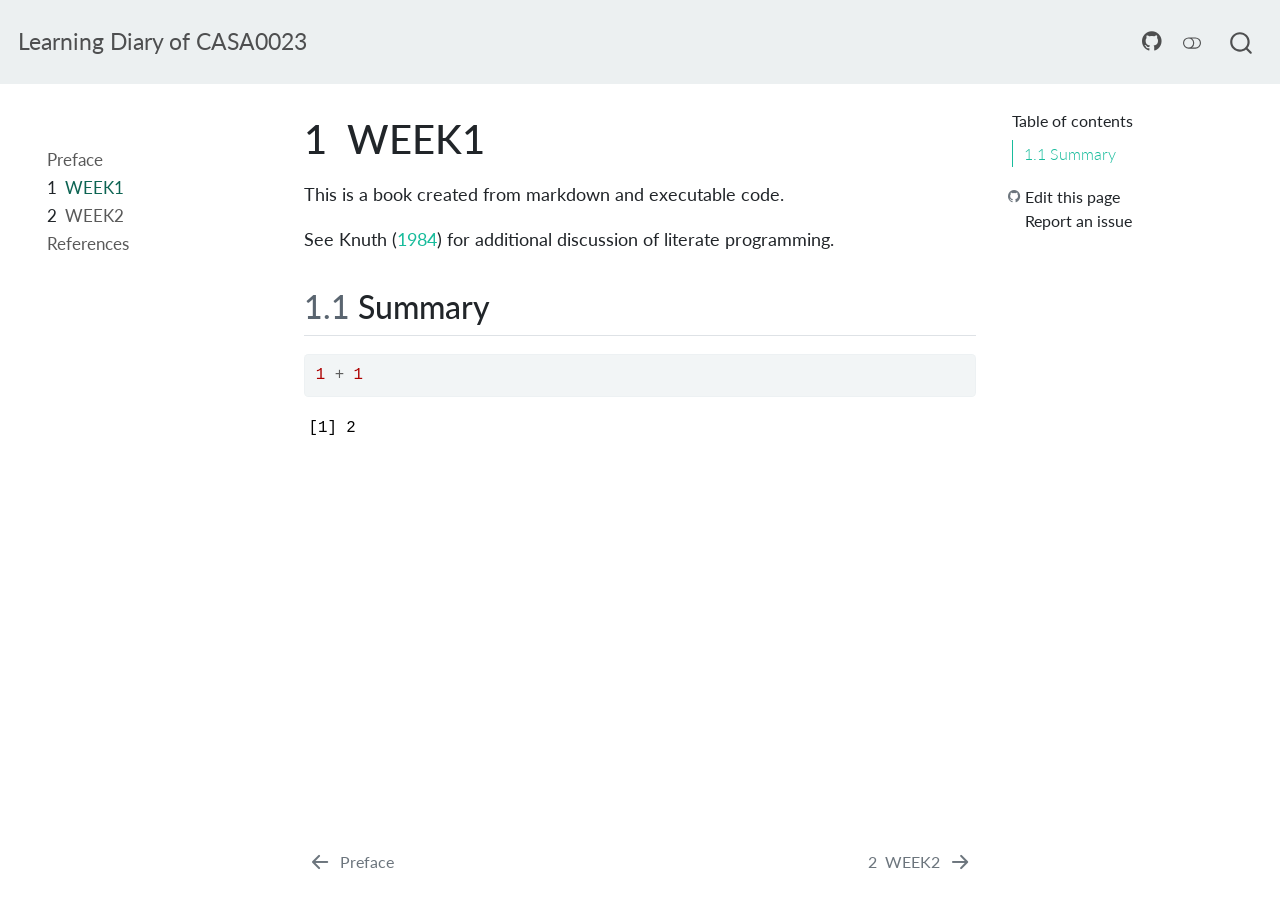
<file: _book/WEEK1.html>
<!DOCTYPE html>
<html xmlns="http://www.w3.org/1999/xhtml" lang="en" xml:lang="en"><head>
<meta http-equiv="Content-Type" content="text/html; charset=UTF-8">
<meta charset="utf-8">
<meta name="generator" content="quarto-1.1.251">
<meta name="viewport" content="width=device-width, initial-scale=1.0, user-scalable=yes">
<title>Learning Diary of CASA0023 - 1&nbsp; WEEK1</title>
<style>
code{white-space: pre-wrap;}
span.smallcaps{font-variant: small-caps;}
div.columns{display: flex; gap: min(4vw, 1.5em);}
div.column{flex: auto; overflow-x: auto;}
div.hanging-indent{margin-left: 1.5em; text-indent: -1.5em;}
ul.task-list{list-style: none;}
ul.task-list li input[type="checkbox"] {
  width: 0.8em;
  margin: 0 0.8em 0.2em -1.6em;
  vertical-align: middle;
}
pre > code.sourceCode { white-space: pre; position: relative; }
pre > code.sourceCode > span { display: inline-block; line-height: 1.25; }
pre > code.sourceCode > span:empty { height: 1.2em; }
.sourceCode { overflow: visible; }
code.sourceCode > span { color: inherit; text-decoration: inherit; }
div.sourceCode { margin: 1em 0; }
pre.sourceCode { margin: 0; }
@media screen {
div.sourceCode { overflow: auto; }
}
@media print {
pre > code.sourceCode { white-space: pre-wrap; }
pre > code.sourceCode > span { text-indent: -5em; padding-left: 5em; }
}
pre.numberSource code
  { counter-reset: source-line 0; }
pre.numberSource code > span
  { position: relative; left: -4em; counter-increment: source-line; }
pre.numberSource code > span > a:first-child::before
  { content: counter(source-line);
    position: relative; left: -1em; text-align: right; vertical-align: baseline;
    border: none; display: inline-block;
    -webkit-touch-callout: none; -webkit-user-select: none;
    -khtml-user-select: none; -moz-user-select: none;
    -ms-user-select: none; user-select: none;
    padding: 0 4px; width: 4em;
    color: #aaaaaa;
  }
pre.numberSource { margin-left: 3em; border-left: 1px solid #aaaaaa;  padding-left: 4px; }
div.sourceCode
  {   }
@media screen {
pre > code.sourceCode > span > a:first-child::before { text-decoration: underline; }
}
code span.al { color: #ff0000; font-weight: bold; } /* Alert */
code span.an { color: #60a0b0; font-weight: bold; font-style: italic; } /* Annotation */
code span.at { color: #7d9029; } /* Attribute */
code span.bn { color: #40a070; } /* BaseN */
code span.bu { color: #008000; } /* BuiltIn */
code span.cf { color: #007020; font-weight: bold; } /* ControlFlow */
code span.ch { color: #4070a0; } /* Char */
code span.cn { color: #880000; } /* Constant */
code span.co { color: #60a0b0; font-style: italic; } /* Comment */
code span.cv { color: #60a0b0; font-weight: bold; font-style: italic; } /* CommentVar */
code span.do { color: #ba2121; font-style: italic; } /* Documentation */
code span.dt { color: #902000; } /* DataType */
code span.dv { color: #40a070; } /* DecVal */
code span.er { color: #ff0000; font-weight: bold; } /* Error */
code span.ex { } /* Extension */
code span.fl { color: #40a070; } /* Float */
code span.fu { color: #06287e; } /* Function */
code span.im { color: #008000; font-weight: bold; } /* Import */
code span.in { color: #60a0b0; font-weight: bold; font-style: italic; } /* Information */
code span.kw { color: #007020; font-weight: bold; } /* Keyword */
code span.op { color: #666666; } /* Operator */
code span.ot { color: #007020; } /* Other */
code span.pp { color: #bc7a00; } /* Preprocessor */
code span.sc { color: #4070a0; } /* SpecialChar */
code span.ss { color: #bb6688; } /* SpecialString */
code span.st { color: #4070a0; } /* String */
code span.va { color: #19177c; } /* Variable */
code span.vs { color: #4070a0; } /* VerbatimString */
code span.wa { color: #60a0b0; font-weight: bold; font-style: italic; } /* Warning */
div.csl-bib-body { }
div.csl-entry {
  clear: both;
}
.hanging div.csl-entry {
  margin-left:2em;
  text-indent:-2em;
}
div.csl-left-margin {
  min-width:2em;
  float:left;
}
div.csl-right-inline {
  margin-left:2em;
  padding-left:1em;
}
div.csl-indent {
  margin-left: 2em;
}
</style>

<script src="site_libs/quarto-nav/quarto-nav.js"></script>
<script src="site_libs/quarto-nav/headroom.min.js"></script>
<script src="site_libs/clipboard/clipboard.min.js"></script>
<script src="site_libs/quarto-search/autocomplete.umd.js"></script>
<script src="site_libs/quarto-search/fuse.min.js"></script>
<script src="site_libs/quarto-search/quarto-search.js"></script>
<meta name="quarto:offset" content="./">
<link href="./WEEK2.html" rel="next">
<link href="./index.html" rel="prev">
<script src="site_libs/quarto-html/quarto.js"></script>
<script src="site_libs/quarto-html/popper.min.js"></script>
<script src="site_libs/quarto-html/tippy.umd.min.js"></script>
<script src="site_libs/quarto-html/anchor.min.js"></script>
<link href="site_libs/quarto-html/tippy.css" rel="stylesheet">
<link href="site_libs/quarto-html/quarto-syntax-highlighting.css" rel="stylesheet" class="quarto-color-scheme" id="quarto-text-highlighting-styles">
<link href="site_libs/quarto-html/quarto-syntax-highlighting-dark.css" rel="prefetch" class="quarto-color-scheme quarto-color-alternate" id="quarto-text-highlighting-styles">
<script src="site_libs/bootstrap/bootstrap.min.js"></script>
<link href="site_libs/bootstrap/bootstrap-icons.css" rel="stylesheet">
<link href="site_libs/bootstrap/bootstrap.min.css" rel="stylesheet" class="quarto-color-scheme" id="quarto-bootstrap" data-mode="light">
<link href="site_libs/bootstrap/bootstrap-dark.min.css" rel="prefetch" class="quarto-color-scheme quarto-color-alternate" id="quarto-bootstrap" data-mode="dark"><script id="quarto-search-options" type="application/json">{
  "location": "navbar",
  "copy-button": false,
  "collapse-after": 3,
  "panel-placement": "end",
  "type": "overlay",
  "limit": 20,
  "language": {
    "search-no-results-text": "No results",
    "search-matching-documents-text": "matching documents",
    "search-copy-link-title": "Copy link to search",
    "search-hide-matches-text": "Hide additional matches",
    "search-more-match-text": "more match in this document",
    "search-more-matches-text": "more matches in this document",
    "search-clear-button-title": "Clear",
    "search-detached-cancel-button-title": "Cancel",
    "search-submit-button-title": "Submit"
  }
}</script>
</head>
<body class="nav-sidebar floating nav-fixed">

<div id="quarto-search-results"></div>
  <header id="quarto-header" class="headroom fixed-top"><nav class="navbar navbar-expand-lg navbar-dark "><div class="navbar-container container-fluid">
      <div class="navbar-brand-container">
    <a class="navbar-brand" href="./index.html">
    <span class="navbar-title">Learning Diary of CASA0023</span>
    </a>
  </div>
          <button class="navbar-toggler" type="button" data-bs-toggle="collapse" data-bs-target="#navbarCollapse" aria-controls="navbarCollapse" aria-expanded="false" aria-label="Toggle navigation" onclick="if (window.quartoToggleHeadroom) { window.quartoToggleHeadroom(); }">
  <span class="navbar-toggler-icon"></span>
</button>
          <div class="collapse navbar-collapse" id="navbarCollapse">
            <ul class="navbar-nav navbar-nav-scroll ms-auto">
<li class="nav-item compact">
    <a class="nav-link" href="https://github.com/XianlaiYin/CASA0023/tree/main/learning_diary"><i class="bi bi-github" role="img" aria-label="Source Code">
</i> 
 </a>
  </li>  
</ul>
<div class="quarto-toggle-container">
                  <a href="" class="quarto-color-scheme-toggle nav-link" onclick="window.quartoToggleColorScheme(); return false;" title="Toggle dark mode"><i class="bi"></i></a>
              </div>
              <div id="quarto-search" class="" title="Search"></div>
          </div> <!-- /navcollapse -->
      </div> <!-- /container-fluid -->
    </nav><nav class="quarto-secondary-nav" data-bs-toggle="collapse" data-bs-target="#quarto-sidebar" aria-controls="quarto-sidebar" aria-expanded="false" aria-label="Toggle sidebar navigation" onclick="if (window.quartoToggleHeadroom) { window.quartoToggleHeadroom(); }"><div class="container-fluid d-flex justify-content-between">
      <h1 class="quarto-secondary-nav-title">
<span class="chapter-number">1</span>&nbsp; <span class="chapter-title">WEEK1</span>
</h1>
      <button type="button" class="quarto-btn-toggle btn" aria-label="Show secondary navigation">
        <i class="bi bi-chevron-right"></i>
      </button>
    </div>
  </nav></header><!-- content --><div id="quarto-content" class="quarto-container page-columns page-rows-contents page-layout-article page-navbar">
<!-- sidebar -->
  <nav id="quarto-sidebar" class="sidebar collapse sidebar-navigation floating overflow-auto"><div class="mt-2 flex-shrink-0 align-items-center">
        <div class="sidebar-search">
        <div id="quarto-search" class="" title="Search"></div>
        </div>
      </div>
    <div class="sidebar-menu-container"> 
    <ul class="list-unstyled mt-1">
<li class="sidebar-item">
  <div class="sidebar-item-container"> 
  <a href="./index.html" class="sidebar-item-text sidebar-link">Preface</a>
  </div>
</li>
        <li class="sidebar-item">
  <div class="sidebar-item-container"> 
  <a href="./WEEK1.html" class="sidebar-item-text sidebar-link active"><span class="chapter-number">1</span>&nbsp; <span class="chapter-title">WEEK1</span></a>
  </div>
</li>
        <li class="sidebar-item">
  <div class="sidebar-item-container"> 
  <a href="./WEEK2.html" class="sidebar-item-text sidebar-link"><span class="chapter-number">2</span>&nbsp; <span class="chapter-title">WEEK2</span></a>
  </div>
</li>
        <li class="sidebar-item">
  <div class="sidebar-item-container"> 
  <a href="./references.html" class="sidebar-item-text sidebar-link">References</a>
  </div>
</li>
    </ul>
</div>
</nav><!-- margin-sidebar --><div id="quarto-margin-sidebar" class="sidebar margin-sidebar">
        <nav id="TOC" role="doc-toc" class="toc-active"><h2 id="toc-title">Table of contents</h2>
   
  <ul>
<li><a href="#summary" id="toc-summary" class="nav-link active" data-scroll-target="#summary"><span class="toc-section-number">1.1</span>  Summary</a></li>
  </ul><div class="toc-actions"><div><i class="bi bi-github"></i></div><div class="action-links"><p><a href="https://github.com/XianlaiYin/CASA0023/tree/main/learning_diary/edit/main/WEEK1.qmd" class="toc-action">Edit this page</a></p><p><a href="https://github.com/XianlaiYin/CASA0023/tree/main/learning_diary/issues/new" class="toc-action">Report an issue</a></p></div></div></nav>
    </div>
<!-- main -->
<main class="content" id="quarto-document-content"><header id="title-block-header" class="quarto-title-block default"><div class="quarto-title">
<h1 class="title d-none d-lg-block">
<span class="chapter-number">1</span>&nbsp; <span class="chapter-title">WEEK1</span>
</h1>
</div>



<div class="quarto-title-meta">

    
    
  </div>
  

</header><p>This is a book created from markdown and executable code.</p>
<p>See <span class="citation" data-cites="knuth84">Knuth (<a href="references.html#ref-knuth84" role="doc-biblioref">1984</a>)</span> for additional discussion of literate programming.</p>
<section id="summary" class="level2" data-number="1.1"><h2 data-number="1.1" class="anchored" data-anchor-id="summary">
<span class="header-section-number">1.1</span> Summary</h2>
<div class="cell">
<div class="sourceCode" id="cb1"><pre class="downlit sourceCode r code-with-copy"><code class="sourceCode R"><span><span class="fl">1</span> <span class="op">+</span> <span class="fl">1</span></span></code><button title="Copy to Clipboard" class="code-copy-button"><i class="bi"></i></button></pre></div>
<div class="cell-output cell-output-stdout">
<pre><code>[1] 2</code></pre>
</div>
</div>


<div id="refs" class="references csl-bib-body hanging-indent" role="doc-bibliography" style="display: none">
<div id="ref-knuth84" class="csl-entry" role="doc-biblioentry">
Knuth, Donald E. 1984. <span>“Literate Programming.”</span> <em>Comput. J.</em> 27 (2): 97–111. <a href="https://doi.org/10.1093/comjnl/27.2.97">https://doi.org/10.1093/comjnl/27.2.97</a>.
</div>
</div>
</section></main><!-- /main --><script id="quarto-html-after-body" type="application/javascript">
window.document.addEventListener("DOMContentLoaded", function (event) {
  const toggleBodyColorMode = (bsSheetEl) => {
    const mode = bsSheetEl.getAttribute("data-mode");
    const bodyEl = window.document.querySelector("body");
    if (mode === "dark") {
      bodyEl.classList.add("quarto-dark");
      bodyEl.classList.remove("quarto-light");
    } else {
      bodyEl.classList.add("quarto-light");
      bodyEl.classList.remove("quarto-dark");
    }
  }
  const toggleBodyColorPrimary = () => {
    const bsSheetEl = window.document.querySelector("link#quarto-bootstrap");
    if (bsSheetEl) {
      toggleBodyColorMode(bsSheetEl);
    }
  }
  toggleBodyColorPrimary();  
  const disableStylesheet = (stylesheets) => {
    for (let i=0; i < stylesheets.length; i++) {
      const stylesheet = stylesheets[i];
      stylesheet.rel = 'prefetch';
    }
  }
  const enableStylesheet = (stylesheets) => {
    for (let i=0; i < stylesheets.length; i++) {
      const stylesheet = stylesheets[i];
      stylesheet.rel = 'stylesheet';
    }
  }
  const manageTransitions = (selector, allowTransitions) => {
    const els = window.document.querySelectorAll(selector);
    for (let i=0; i < els.length; i++) {
      const el = els[i];
      if (allowTransitions) {
        el.classList.remove('notransition');
      } else {
        el.classList.add('notransition');
      }
    }
  }
  const toggleColorMode = (alternate) => {
    // Switch the stylesheets
    const alternateStylesheets = window.document.querySelectorAll('link.quarto-color-scheme.quarto-color-alternate');
    manageTransitions('#quarto-margin-sidebar .nav-link', false);
    if (alternate) {
      enableStylesheet(alternateStylesheets);
      for (const sheetNode of alternateStylesheets) {
        if (sheetNode.id === "quarto-bootstrap") {
          toggleBodyColorMode(sheetNode);
        }
      }
    } else {
      disableStylesheet(alternateStylesheets);
      toggleBodyColorPrimary();
    }
    manageTransitions('#quarto-margin-sidebar .nav-link', true);
    // Switch the toggles
    const toggles = window.document.querySelectorAll('.quarto-color-scheme-toggle');
    for (let i=0; i < toggles.length; i++) {
      const toggle = toggles[i];
      if (toggle) {
        if (alternate) {
          toggle.classList.add("alternate");     
        } else {
          toggle.classList.remove("alternate");
        }
      }
    }
    // Hack to workaround the fact that safari doesn't
    // properly recolor the scrollbar when toggling (#1455)
    if (navigator.userAgent.indexOf('Safari') > 0 && navigator.userAgent.indexOf('Chrome') == -1) {
      manageTransitions("body", false);
      window.scrollTo(0, 1);
      setTimeout(() => {
        window.scrollTo(0, 0);
        manageTransitions("body", true);
      }, 40);  
    }
  }
  const isFileUrl = () => { 
    return window.location.protocol === 'file:';
  }
  const hasAlternateSentinel = () => {  
    let styleSentinel = getColorSchemeSentinel();
    if (styleSentinel !== null) {
      return styleSentinel === "alternate";
    } else {
      return false;
    }
  }
  const setStyleSentinel = (alternate) => {
    const value = alternate ? "alternate" : "default";
    if (!isFileUrl()) {
      window.localStorage.setItem("quarto-color-scheme", value);
    } else {
      localAlternateSentinel = value;
    }
  }
  const getColorSchemeSentinel = () => {
    if (!isFileUrl()) {
      const storageValue = window.localStorage.getItem("quarto-color-scheme");
      return storageValue != null ? storageValue : localAlternateSentinel;
    } else {
      return localAlternateSentinel;
    }
  }
  let localAlternateSentinel = 'default';
  // Dark / light mode switch
  window.quartoToggleColorScheme = () => {
    // Read the current dark / light value 
    let toAlternate = !hasAlternateSentinel();
    toggleColorMode(toAlternate);
    setStyleSentinel(toAlternate);
  };
  // Ensure there is a toggle, if there isn't float one in the top right
  if (window.document.querySelector('.quarto-color-scheme-toggle') === null) {
    const a = window.document.createElement('a');
    a.classList.add('top-right');
    a.classList.add('quarto-color-scheme-toggle');
    a.href = "";
    a.onclick = function() { try { window.quartoToggleColorScheme(); } catch {} return false; };
    const i = window.document.createElement("i");
    i.classList.add('bi');
    a.appendChild(i);
    window.document.body.appendChild(a);
  }
  // Switch to dark mode if need be
  if (hasAlternateSentinel()) {
    toggleColorMode(true);
  } 
  const icon = "";
  const anchorJS = new window.AnchorJS();
  anchorJS.options = {
    placement: 'right',
    icon: icon
  };
  anchorJS.add('.anchored');
  const clipboard = new window.ClipboardJS('.code-copy-button', {
    target: function(trigger) {
      return trigger.previousElementSibling;
    }
  });
  clipboard.on('success', function(e) {
    // button target
    const button = e.trigger;
    // don't keep focus
    button.blur();
    // flash "checked"
    button.classList.add('code-copy-button-checked');
    var currentTitle = button.getAttribute("title");
    button.setAttribute("title", "Copied!");
    setTimeout(function() {
      button.setAttribute("title", currentTitle);
      button.classList.remove('code-copy-button-checked');
    }, 1000);
    // clear code selection
    e.clearSelection();
  });
  function tippyHover(el, contentFn) {
    const config = {
      allowHTML: true,
      content: contentFn,
      maxWidth: 500,
      delay: 100,
      arrow: false,
      appendTo: function(el) {
          return el.parentElement;
      },
      interactive: true,
      interactiveBorder: 10,
      theme: 'quarto',
      placement: 'bottom-start'
    };
    window.tippy(el, config); 
  }
  const noterefs = window.document.querySelectorAll('a[role="doc-noteref"]');
  for (var i=0; i<noterefs.length; i++) {
    const ref = noterefs[i];
    tippyHover(ref, function() {
      // use id or data attribute instead here
      let href = ref.getAttribute('data-footnote-href') || ref.getAttribute('href');
      try { href = new URL(href).hash; } catch {}
      const id = href.replace(/^#\/?/, "");
      const note = window.document.getElementById(id);
      return note.innerHTML;
    });
  }
  var bibliorefs = window.document.querySelectorAll('a[role="doc-biblioref"]');
  for (var i=0; i<bibliorefs.length; i++) {
    const ref = bibliorefs[i];
    const cites = ref.parentNode.getAttribute('data-cites').split(' ');
    tippyHover(ref, function() {
      var popup = window.document.createElement('div');
      cites.forEach(function(cite) {
        var citeDiv = window.document.createElement('div');
        citeDiv.classList.add('hanging-indent');
        citeDiv.classList.add('csl-entry');
        var biblioDiv = window.document.getElementById('ref-' + cite);
        if (biblioDiv) {
          citeDiv.innerHTML = biblioDiv.innerHTML;
        }
        popup.appendChild(citeDiv);
      });
      return popup.innerHTML;
    });
  }
});
</script><nav class="page-navigation"><div class="nav-page nav-page-previous">
      <a href="./index.html" class="pagination-link">
        <i class="bi bi-arrow-left-short"></i> <span class="nav-page-text">Preface</span>
      </a>          
  </div>
  <div class="nav-page nav-page-next">
      <a href="./WEEK2.html" class="pagination-link">
        <span class="nav-page-text"><span class="chapter-number">2</span>&nbsp; <span class="chapter-title">WEEK2</span></span> <i class="bi bi-arrow-right-short"></i>
      </a>
  </div>
</nav>
</div> <!-- /content -->



</body></html>
</file>
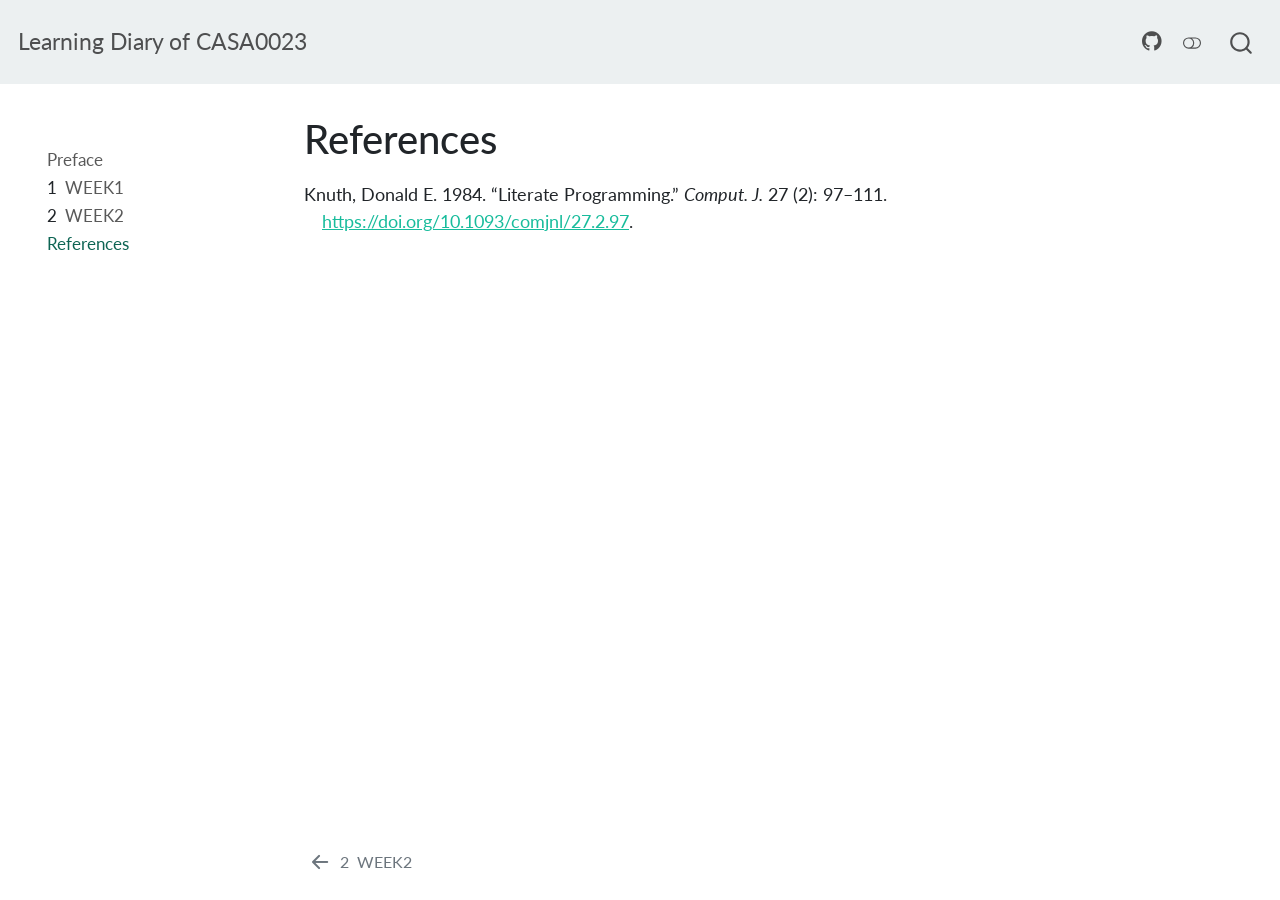
<file: docs/references.html>
<!DOCTYPE html>
<html xmlns="http://www.w3.org/1999/xhtml" lang="en" xml:lang="en"><head>

<meta charset="utf-8">
<meta name="generator" content="quarto-1.1.251">

<meta name="viewport" content="width=device-width, initial-scale=1.0, user-scalable=yes">


<title>Learning Diary of CASA0023 - References</title>
<style>
code{white-space: pre-wrap;}
span.smallcaps{font-variant: small-caps;}
div.columns{display: flex; gap: min(4vw, 1.5em);}
div.column{flex: auto; overflow-x: auto;}
div.hanging-indent{margin-left: 1.5em; text-indent: -1.5em;}
ul.task-list{list-style: none;}
ul.task-list li input[type="checkbox"] {
  width: 0.8em;
  margin: 0 0.8em 0.2em -1.6em;
  vertical-align: middle;
}
div.csl-bib-body { }
div.csl-entry {
  clear: both;
}
.hanging div.csl-entry {
  margin-left:2em;
  text-indent:-2em;
}
div.csl-left-margin {
  min-width:2em;
  float:left;
}
div.csl-right-inline {
  margin-left:2em;
  padding-left:1em;
}
div.csl-indent {
  margin-left: 2em;
}
</style>


<script src="site_libs/quarto-nav/quarto-nav.js"></script>
<script src="site_libs/quarto-nav/headroom.min.js"></script>
<script src="site_libs/clipboard/clipboard.min.js"></script>
<script src="site_libs/quarto-search/autocomplete.umd.js"></script>
<script src="site_libs/quarto-search/fuse.min.js"></script>
<script src="site_libs/quarto-search/quarto-search.js"></script>
<meta name="quarto:offset" content="./">
<link href="./WEEK2.html" rel="prev">
<script src="site_libs/quarto-html/quarto.js"></script>
<script src="site_libs/quarto-html/popper.min.js"></script>
<script src="site_libs/quarto-html/tippy.umd.min.js"></script>
<script src="site_libs/quarto-html/anchor.min.js"></script>
<link href="site_libs/quarto-html/tippy.css" rel="stylesheet">
<link href="site_libs/quarto-html/quarto-syntax-highlighting.css" rel="stylesheet" class="quarto-color-scheme" id="quarto-text-highlighting-styles">
<link href="site_libs/quarto-html/quarto-syntax-highlighting-dark.css" rel="prefetch" class="quarto-color-scheme quarto-color-alternate" id="quarto-text-highlighting-styles">
<script src="site_libs/bootstrap/bootstrap.min.js"></script>
<link href="site_libs/bootstrap/bootstrap-icons.css" rel="stylesheet">
<link href="site_libs/bootstrap/bootstrap.min.css" rel="stylesheet" class="quarto-color-scheme" id="quarto-bootstrap" data-mode="light">
<link href="site_libs/bootstrap/bootstrap-dark.min.css" rel="prefetch" class="quarto-color-scheme quarto-color-alternate" id="quarto-bootstrap" data-mode="dark">
<script id="quarto-search-options" type="application/json">{
  "location": "navbar",
  "copy-button": false,
  "collapse-after": 3,
  "panel-placement": "end",
  "type": "overlay",
  "limit": 20,
  "language": {
    "search-no-results-text": "No results",
    "search-matching-documents-text": "matching documents",
    "search-copy-link-title": "Copy link to search",
    "search-hide-matches-text": "Hide additional matches",
    "search-more-match-text": "more match in this document",
    "search-more-matches-text": "more matches in this document",
    "search-clear-button-title": "Clear",
    "search-detached-cancel-button-title": "Cancel",
    "search-submit-button-title": "Submit"
  }
}</script>


</head>

<body class="nav-sidebar floating nav-fixed">

<div id="quarto-search-results"></div>
  <header id="quarto-header" class="headroom fixed-top">
    <nav class="navbar navbar-expand-lg navbar-dark ">
      <div class="navbar-container container-fluid">
      <div class="navbar-brand-container">
    <a class="navbar-brand" href="./index.html">
    <span class="navbar-title">Learning Diary of CASA0023</span>
    </a>
  </div>
          <button class="navbar-toggler" type="button" data-bs-toggle="collapse" data-bs-target="#navbarCollapse" aria-controls="navbarCollapse" aria-expanded="false" aria-label="Toggle navigation" onclick="if (window.quartoToggleHeadroom) { window.quartoToggleHeadroom(); }">
  <span class="navbar-toggler-icon"></span>
</button>
          <div class="collapse navbar-collapse" id="navbarCollapse">
            <ul class="navbar-nav navbar-nav-scroll ms-auto">
  <li class="nav-item compact">
    <a class="nav-link" href="https://github.com/XianlaiYin/CASA0023/tree/main/learning_diary"><i class="bi bi-github" role="img" aria-label="Source Code">
</i> 
 </a>
  </li>  
</ul>
              <div class="quarto-toggle-container">
                  <a href="" class="quarto-color-scheme-toggle nav-link" onclick="window.quartoToggleColorScheme(); return false;" title="Toggle dark mode"><i class="bi"></i></a>
              </div>
              <div id="quarto-search" class="" title="Search"></div>
          </div> <!-- /navcollapse -->
      </div> <!-- /container-fluid -->
    </nav>
  <nav class="quarto-secondary-nav" data-bs-toggle="collapse" data-bs-target="#quarto-sidebar" aria-controls="quarto-sidebar" aria-expanded="false" aria-label="Toggle sidebar navigation" onclick="if (window.quartoToggleHeadroom) { window.quartoToggleHeadroom(); }">
    <div class="container-fluid d-flex justify-content-between">
      <h1 class="quarto-secondary-nav-title">References</h1>
      <button type="button" class="quarto-btn-toggle btn" aria-label="Show secondary navigation">
        <i class="bi bi-chevron-right"></i>
      </button>
    </div>
  </nav>
</header>
<!-- content -->
<div id="quarto-content" class="quarto-container page-columns page-rows-contents page-layout-article page-navbar">
<!-- sidebar -->
  <nav id="quarto-sidebar" class="sidebar collapse sidebar-navigation floating overflow-auto">
      <div class="mt-2 flex-shrink-0 align-items-center">
        <div class="sidebar-search">
        <div id="quarto-search" class="" title="Search"></div>
        </div>
      </div>
    <div class="sidebar-menu-container"> 
    <ul class="list-unstyled mt-1">
        <li class="sidebar-item">
  <div class="sidebar-item-container"> 
  <a href="./index.html" class="sidebar-item-text sidebar-link">Preface</a>
  </div>
</li>
        <li class="sidebar-item">
  <div class="sidebar-item-container"> 
  <a href="./WEEK1.html" class="sidebar-item-text sidebar-link"><span class="chapter-number">1</span>&nbsp; <span class="chapter-title">WEEK1</span></a>
  </div>
</li>
        <li class="sidebar-item">
  <div class="sidebar-item-container"> 
  <a href="./WEEK2.html" class="sidebar-item-text sidebar-link"><span class="chapter-number">2</span>&nbsp; <span class="chapter-title">WEEK2</span></a>
  </div>
</li>
        <li class="sidebar-item">
  <div class="sidebar-item-container"> 
  <a href="./references.html" class="sidebar-item-text sidebar-link active">References</a>
  </div>
</li>
    </ul>
    </div>
</nav>
<!-- margin-sidebar -->
    <div id="quarto-margin-sidebar" class="sidebar margin-sidebar">
        
    </div>
<!-- main -->
<main class="content" id="quarto-document-content">

<header id="title-block-header" class="quarto-title-block default">
<div class="quarto-title">
<h1 class="title d-none d-lg-block">References</h1>
</div>



<div class="quarto-title-meta">

    
    
  </div>
  

</header>

<div id="refs" class="references csl-bib-body hanging-indent" role="doc-bibliography">
<div id="ref-knuth84" class="csl-entry" role="doc-biblioentry">
Knuth, Donald E. 1984. <span>“Literate Programming.”</span> <em>Comput.
J.</em> 27 (2): 97–111. <a href="https://doi.org/10.1093/comjnl/27.2.97">https://doi.org/10.1093/comjnl/27.2.97</a>.
</div>
</div>



</main> <!-- /main -->
<script id="quarto-html-after-body" type="application/javascript">
window.document.addEventListener("DOMContentLoaded", function (event) {
  const toggleBodyColorMode = (bsSheetEl) => {
    const mode = bsSheetEl.getAttribute("data-mode");
    const bodyEl = window.document.querySelector("body");
    if (mode === "dark") {
      bodyEl.classList.add("quarto-dark");
      bodyEl.classList.remove("quarto-light");
    } else {
      bodyEl.classList.add("quarto-light");
      bodyEl.classList.remove("quarto-dark");
    }
  }
  const toggleBodyColorPrimary = () => {
    const bsSheetEl = window.document.querySelector("link#quarto-bootstrap");
    if (bsSheetEl) {
      toggleBodyColorMode(bsSheetEl);
    }
  }
  toggleBodyColorPrimary();  
  const disableStylesheet = (stylesheets) => {
    for (let i=0; i < stylesheets.length; i++) {
      const stylesheet = stylesheets[i];
      stylesheet.rel = 'prefetch';
    }
  }
  const enableStylesheet = (stylesheets) => {
    for (let i=0; i < stylesheets.length; i++) {
      const stylesheet = stylesheets[i];
      stylesheet.rel = 'stylesheet';
    }
  }
  const manageTransitions = (selector, allowTransitions) => {
    const els = window.document.querySelectorAll(selector);
    for (let i=0; i < els.length; i++) {
      const el = els[i];
      if (allowTransitions) {
        el.classList.remove('notransition');
      } else {
        el.classList.add('notransition');
      }
    }
  }
  const toggleColorMode = (alternate) => {
    // Switch the stylesheets
    const alternateStylesheets = window.document.querySelectorAll('link.quarto-color-scheme.quarto-color-alternate');
    manageTransitions('#quarto-margin-sidebar .nav-link', false);
    if (alternate) {
      enableStylesheet(alternateStylesheets);
      for (const sheetNode of alternateStylesheets) {
        if (sheetNode.id === "quarto-bootstrap") {
          toggleBodyColorMode(sheetNode);
        }
      }
    } else {
      disableStylesheet(alternateStylesheets);
      toggleBodyColorPrimary();
    }
    manageTransitions('#quarto-margin-sidebar .nav-link', true);
    // Switch the toggles
    const toggles = window.document.querySelectorAll('.quarto-color-scheme-toggle');
    for (let i=0; i < toggles.length; i++) {
      const toggle = toggles[i];
      if (toggle) {
        if (alternate) {
          toggle.classList.add("alternate");     
        } else {
          toggle.classList.remove("alternate");
        }
      }
    }
    // Hack to workaround the fact that safari doesn't
    // properly recolor the scrollbar when toggling (#1455)
    if (navigator.userAgent.indexOf('Safari') > 0 && navigator.userAgent.indexOf('Chrome') == -1) {
      manageTransitions("body", false);
      window.scrollTo(0, 1);
      setTimeout(() => {
        window.scrollTo(0, 0);
        manageTransitions("body", true);
      }, 40);  
    }
  }
  const isFileUrl = () => { 
    return window.location.protocol === 'file:';
  }
  const hasAlternateSentinel = () => {  
    let styleSentinel = getColorSchemeSentinel();
    if (styleSentinel !== null) {
      return styleSentinel === "alternate";
    } else {
      return false;
    }
  }
  const setStyleSentinel = (alternate) => {
    const value = alternate ? "alternate" : "default";
    if (!isFileUrl()) {
      window.localStorage.setItem("quarto-color-scheme", value);
    } else {
      localAlternateSentinel = value;
    }
  }
  const getColorSchemeSentinel = () => {
    if (!isFileUrl()) {
      const storageValue = window.localStorage.getItem("quarto-color-scheme");
      return storageValue != null ? storageValue : localAlternateSentinel;
    } else {
      return localAlternateSentinel;
    }
  }
  let localAlternateSentinel = 'default';
  // Dark / light mode switch
  window.quartoToggleColorScheme = () => {
    // Read the current dark / light value 
    let toAlternate = !hasAlternateSentinel();
    toggleColorMode(toAlternate);
    setStyleSentinel(toAlternate);
  };
  // Ensure there is a toggle, if there isn't float one in the top right
  if (window.document.querySelector('.quarto-color-scheme-toggle') === null) {
    const a = window.document.createElement('a');
    a.classList.add('top-right');
    a.classList.add('quarto-color-scheme-toggle');
    a.href = "";
    a.onclick = function() { try { window.quartoToggleColorScheme(); } catch {} return false; };
    const i = window.document.createElement("i");
    i.classList.add('bi');
    a.appendChild(i);
    window.document.body.appendChild(a);
  }
  // Switch to dark mode if need be
  if (hasAlternateSentinel()) {
    toggleColorMode(true);
  } 
  const icon = "";
  const anchorJS = new window.AnchorJS();
  anchorJS.options = {
    placement: 'right',
    icon: icon
  };
  anchorJS.add('.anchored');
  const clipboard = new window.ClipboardJS('.code-copy-button', {
    target: function(trigger) {
      return trigger.previousElementSibling;
    }
  });
  clipboard.on('success', function(e) {
    // button target
    const button = e.trigger;
    // don't keep focus
    button.blur();
    // flash "checked"
    button.classList.add('code-copy-button-checked');
    var currentTitle = button.getAttribute("title");
    button.setAttribute("title", "Copied!");
    setTimeout(function() {
      button.setAttribute("title", currentTitle);
      button.classList.remove('code-copy-button-checked');
    }, 1000);
    // clear code selection
    e.clearSelection();
  });
  function tippyHover(el, contentFn) {
    const config = {
      allowHTML: true,
      content: contentFn,
      maxWidth: 500,
      delay: 100,
      arrow: false,
      appendTo: function(el) {
          return el.parentElement;
      },
      interactive: true,
      interactiveBorder: 10,
      theme: 'quarto',
      placement: 'bottom-start'
    };
    window.tippy(el, config); 
  }
  const noterefs = window.document.querySelectorAll('a[role="doc-noteref"]');
  for (var i=0; i<noterefs.length; i++) {
    const ref = noterefs[i];
    tippyHover(ref, function() {
      // use id or data attribute instead here
      let href = ref.getAttribute('data-footnote-href') || ref.getAttribute('href');
      try { href = new URL(href).hash; } catch {}
      const id = href.replace(/^#\/?/, "");
      const note = window.document.getElementById(id);
      return note.innerHTML;
    });
  }
  var bibliorefs = window.document.querySelectorAll('a[role="doc-biblioref"]');
  for (var i=0; i<bibliorefs.length; i++) {
    const ref = bibliorefs[i];
    const cites = ref.parentNode.getAttribute('data-cites').split(' ');
    tippyHover(ref, function() {
      var popup = window.document.createElement('div');
      cites.forEach(function(cite) {
        var citeDiv = window.document.createElement('div');
        citeDiv.classList.add('hanging-indent');
        citeDiv.classList.add('csl-entry');
        var biblioDiv = window.document.getElementById('ref-' + cite);
        if (biblioDiv) {
          citeDiv.innerHTML = biblioDiv.innerHTML;
        }
        popup.appendChild(citeDiv);
      });
      return popup.innerHTML;
    });
  }
});
</script>
<nav class="page-navigation">
  <div class="nav-page nav-page-previous">
      <a href="./WEEK2.html" class="pagination-link">
        <i class="bi bi-arrow-left-short"></i> <span class="nav-page-text"><span class="chapter-number">2</span>&nbsp; <span class="chapter-title">WEEK2</span></span>
      </a>          
  </div>
  <div class="nav-page nav-page-next">
  </div>
</nav>
</div> <!-- /content -->



</body></html>
</file>
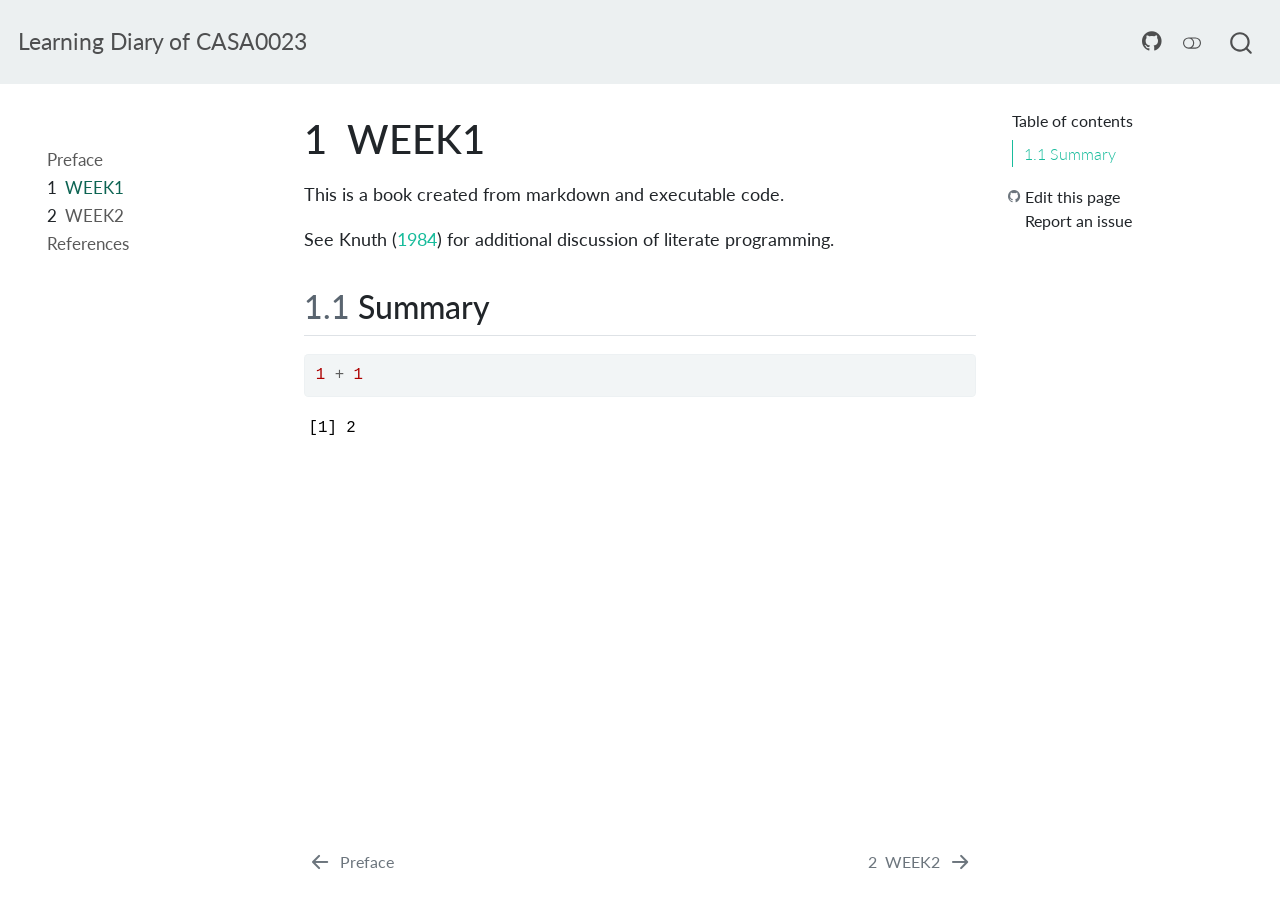
<file: docs/WEEK1.html>
<!DOCTYPE html>
<html xmlns="http://www.w3.org/1999/xhtml" lang="en" xml:lang="en"><head>
<meta http-equiv="Content-Type" content="text/html; charset=UTF-8">
<meta charset="utf-8">
<meta name="generator" content="quarto-1.1.251">
<meta name="viewport" content="width=device-width, initial-scale=1.0, user-scalable=yes">
<title>Learning Diary of CASA0023 - 1&nbsp; WEEK1</title>
<style>
code{white-space: pre-wrap;}
span.smallcaps{font-variant: small-caps;}
div.columns{display: flex; gap: min(4vw, 1.5em);}
div.column{flex: auto; overflow-x: auto;}
div.hanging-indent{margin-left: 1.5em; text-indent: -1.5em;}
ul.task-list{list-style: none;}
ul.task-list li input[type="checkbox"] {
  width: 0.8em;
  margin: 0 0.8em 0.2em -1.6em;
  vertical-align: middle;
}
pre > code.sourceCode { white-space: pre; position: relative; }
pre > code.sourceCode > span { display: inline-block; line-height: 1.25; }
pre > code.sourceCode > span:empty { height: 1.2em; }
.sourceCode { overflow: visible; }
code.sourceCode > span { color: inherit; text-decoration: inherit; }
div.sourceCode { margin: 1em 0; }
pre.sourceCode { margin: 0; }
@media screen {
div.sourceCode { overflow: auto; }
}
@media print {
pre > code.sourceCode { white-space: pre-wrap; }
pre > code.sourceCode > span { text-indent: -5em; padding-left: 5em; }
}
pre.numberSource code
  { counter-reset: source-line 0; }
pre.numberSource code > span
  { position: relative; left: -4em; counter-increment: source-line; }
pre.numberSource code > span > a:first-child::before
  { content: counter(source-line);
    position: relative; left: -1em; text-align: right; vertical-align: baseline;
    border: none; display: inline-block;
    -webkit-touch-callout: none; -webkit-user-select: none;
    -khtml-user-select: none; -moz-user-select: none;
    -ms-user-select: none; user-select: none;
    padding: 0 4px; width: 4em;
    color: #aaaaaa;
  }
pre.numberSource { margin-left: 3em; border-left: 1px solid #aaaaaa;  padding-left: 4px; }
div.sourceCode
  {   }
@media screen {
pre > code.sourceCode > span > a:first-child::before { text-decoration: underline; }
}
code span.al { color: #ff0000; font-weight: bold; } /* Alert */
code span.an { color: #60a0b0; font-weight: bold; font-style: italic; } /* Annotation */
code span.at { color: #7d9029; } /* Attribute */
code span.bn { color: #40a070; } /* BaseN */
code span.bu { color: #008000; } /* BuiltIn */
code span.cf { color: #007020; font-weight: bold; } /* ControlFlow */
code span.ch { color: #4070a0; } /* Char */
code span.cn { color: #880000; } /* Constant */
code span.co { color: #60a0b0; font-style: italic; } /* Comment */
code span.cv { color: #60a0b0; font-weight: bold; font-style: italic; } /* CommentVar */
code span.do { color: #ba2121; font-style: italic; } /* Documentation */
code span.dt { color: #902000; } /* DataType */
code span.dv { color: #40a070; } /* DecVal */
code span.er { color: #ff0000; font-weight: bold; } /* Error */
code span.ex { } /* Extension */
code span.fl { color: #40a070; } /* Float */
code span.fu { color: #06287e; } /* Function */
code span.im { color: #008000; font-weight: bold; } /* Import */
code span.in { color: #60a0b0; font-weight: bold; font-style: italic; } /* Information */
code span.kw { color: #007020; font-weight: bold; } /* Keyword */
code span.op { color: #666666; } /* Operator */
code span.ot { color: #007020; } /* Other */
code span.pp { color: #bc7a00; } /* Preprocessor */
code span.sc { color: #4070a0; } /* SpecialChar */
code span.ss { color: #bb6688; } /* SpecialString */
code span.st { color: #4070a0; } /* String */
code span.va { color: #19177c; } /* Variable */
code span.vs { color: #4070a0; } /* VerbatimString */
code span.wa { color: #60a0b0; font-weight: bold; font-style: italic; } /* Warning */
div.csl-bib-body { }
div.csl-entry {
  clear: both;
}
.hanging div.csl-entry {
  margin-left:2em;
  text-indent:-2em;
}
div.csl-left-margin {
  min-width:2em;
  float:left;
}
div.csl-right-inline {
  margin-left:2em;
  padding-left:1em;
}
div.csl-indent {
  margin-left: 2em;
}
</style>

<script src="site_libs/quarto-nav/quarto-nav.js"></script>
<script src="site_libs/quarto-nav/headroom.min.js"></script>
<script src="site_libs/clipboard/clipboard.min.js"></script>
<script src="site_libs/quarto-search/autocomplete.umd.js"></script>
<script src="site_libs/quarto-search/fuse.min.js"></script>
<script src="site_libs/quarto-search/quarto-search.js"></script>
<meta name="quarto:offset" content="./">
<link href="./WEEK2.html" rel="next">
<link href="./index.html" rel="prev">
<script src="site_libs/quarto-html/quarto.js"></script>
<script src="site_libs/quarto-html/popper.min.js"></script>
<script src="site_libs/quarto-html/tippy.umd.min.js"></script>
<script src="site_libs/quarto-html/anchor.min.js"></script>
<link href="site_libs/quarto-html/tippy.css" rel="stylesheet">
<link href="site_libs/quarto-html/quarto-syntax-highlighting.css" rel="stylesheet" class="quarto-color-scheme" id="quarto-text-highlighting-styles">
<link href="site_libs/quarto-html/quarto-syntax-highlighting-dark.css" rel="prefetch" class="quarto-color-scheme quarto-color-alternate" id="quarto-text-highlighting-styles">
<script src="site_libs/bootstrap/bootstrap.min.js"></script>
<link href="site_libs/bootstrap/bootstrap-icons.css" rel="stylesheet">
<link href="site_libs/bootstrap/bootstrap.min.css" rel="stylesheet" class="quarto-color-scheme" id="quarto-bootstrap" data-mode="light">
<link href="site_libs/bootstrap/bootstrap-dark.min.css" rel="prefetch" class="quarto-color-scheme quarto-color-alternate" id="quarto-bootstrap" data-mode="dark"><script id="quarto-search-options" type="application/json">{
  "location": "navbar",
  "copy-button": false,
  "collapse-after": 3,
  "panel-placement": "end",
  "type": "overlay",
  "limit": 20,
  "language": {
    "search-no-results-text": "No results",
    "search-matching-documents-text": "matching documents",
    "search-copy-link-title": "Copy link to search",
    "search-hide-matches-text": "Hide additional matches",
    "search-more-match-text": "more match in this document",
    "search-more-matches-text": "more matches in this document",
    "search-clear-button-title": "Clear",
    "search-detached-cancel-button-title": "Cancel",
    "search-submit-button-title": "Submit"
  }
}</script>
</head>
<body class="nav-sidebar floating nav-fixed">

<div id="quarto-search-results"></div>
  <header id="quarto-header" class="headroom fixed-top"><nav class="navbar navbar-expand-lg navbar-dark "><div class="navbar-container container-fluid">
      <div class="navbar-brand-container">
    <a class="navbar-brand" href="./index.html">
    <span class="navbar-title">Learning Diary of CASA0023</span>
    </a>
  </div>
          <button class="navbar-toggler" type="button" data-bs-toggle="collapse" data-bs-target="#navbarCollapse" aria-controls="navbarCollapse" aria-expanded="false" aria-label="Toggle navigation" onclick="if (window.quartoToggleHeadroom) { window.quartoToggleHeadroom(); }">
  <span class="navbar-toggler-icon"></span>
</button>
          <div class="collapse navbar-collapse" id="navbarCollapse">
            <ul class="navbar-nav navbar-nav-scroll ms-auto">
<li class="nav-item compact">
    <a class="nav-link" href="https://github.com/XianlaiYin/CASA0023/tree/main/learning_diary"><i class="bi bi-github" role="img">
</i> 
 </a>
  </li>  
</ul>
<div class="quarto-toggle-container">
                  <a href="" class="quarto-color-scheme-toggle nav-link" onclick="window.quartoToggleColorScheme(); return false;" title="Toggle dark mode"><i class="bi"></i></a>
              </div>
              <div id="quarto-search" class="" title="Search"></div>
          </div> <!-- /navcollapse -->
      </div> <!-- /container-fluid -->
    </nav><nav class="quarto-secondary-nav" data-bs-toggle="collapse" data-bs-target="#quarto-sidebar" aria-controls="quarto-sidebar" aria-expanded="false" aria-label="Toggle sidebar navigation" onclick="if (window.quartoToggleHeadroom) { window.quartoToggleHeadroom(); }"><div class="container-fluid d-flex justify-content-between">
      <h1 class="quarto-secondary-nav-title">
<span class="chapter-number">1</span>&nbsp; <span class="chapter-title">WEEK1</span>
</h1>
      <button type="button" class="quarto-btn-toggle btn" aria-label="Show secondary navigation">
        <i class="bi bi-chevron-right"></i>
      </button>
    </div>
  </nav></header><!-- content --><div id="quarto-content" class="quarto-container page-columns page-rows-contents page-layout-article page-navbar">
<!-- sidebar -->
  <nav id="quarto-sidebar" class="sidebar collapse sidebar-navigation floating overflow-auto"><div class="mt-2 flex-shrink-0 align-items-center">
        <div class="sidebar-search">
        <div id="quarto-search" class="" title="Search"></div>
        </div>
      </div>
    <div class="sidebar-menu-container"> 
    <ul class="list-unstyled mt-1">
<li class="sidebar-item">
  <div class="sidebar-item-container"> 
  <a href="./index.html" class="sidebar-item-text sidebar-link">Preface</a>
  </div>
</li>
        <li class="sidebar-item">
  <div class="sidebar-item-container"> 
  <a href="./WEEK1.html" class="sidebar-item-text sidebar-link active"><span class="chapter-number">1</span>&nbsp; <span class="chapter-title">WEEK1</span></a>
  </div>
</li>
        <li class="sidebar-item">
  <div class="sidebar-item-container"> 
  <a href="./WEEK2.html" class="sidebar-item-text sidebar-link"><span class="chapter-number">2</span>&nbsp; <span class="chapter-title">WEEK2</span></a>
  </div>
</li>
        <li class="sidebar-item">
  <div class="sidebar-item-container"> 
  <a href="./references.html" class="sidebar-item-text sidebar-link">References</a>
  </div>
</li>
    </ul>
</div>
</nav><!-- margin-sidebar --><div id="quarto-margin-sidebar" class="sidebar margin-sidebar">
        <nav id="TOC" role="doc-toc" class="toc-active"><h2 id="toc-title">Table of contents</h2>
   
  <ul>
<li><a href="#summary" id="toc-summary" class="nav-link active" data-scroll-target="#summary"><span class="toc-section-number">1.1</span>  Summary</a></li>
  </ul><div class="toc-actions"><div><i class="bi bi-github"></i></div><div class="action-links"><p><a href="https://github.com/XianlaiYin/CASA0023/tree/main/learning_diary/edit/main/WEEK1.qmd" class="toc-action">Edit this page</a></p><p><a href="https://github.com/XianlaiYin/CASA0023/tree/main/learning_diary/issues/new" class="toc-action">Report an issue</a></p></div></div></nav>
    </div>
<!-- main -->
<main class="content" id="quarto-document-content"><header id="title-block-header" class="quarto-title-block default"><div class="quarto-title">
<h1 class="title d-none d-lg-block">
<span class="chapter-number">1</span>&nbsp; <span class="chapter-title">WEEK1</span>
</h1>
</div>



<div class="quarto-title-meta">

    
    
  </div>
  

</header><p>This is a book created from markdown and executable code.</p>
<p>See <span class="citation" data-cites="knuth84">Knuth (<a href="references.html#ref-knuth84" role="doc-biblioref">1984</a>)</span> for additional discussion of literate programming.</p>
<section id="summary" class="level2" data-number="1.1"><h2 data-number="1.1" class="anchored" data-anchor-id="summary">
<span class="header-section-number">1.1</span> Summary</h2>
<div class="cell">
<div class="sourceCode" id="cb1"><pre class="downlit sourceCode r code-with-copy"><code class="sourceCode R"><span><span class="fl">1</span> <span class="op">+</span> <span class="fl">1</span></span></code><button title="Copy to Clipboard" class="code-copy-button"><i class="bi"></i></button></pre></div>
<div class="cell-output cell-output-stdout">
<pre><code>[1] 2</code></pre>
</div>
</div>


<div id="refs" class="references csl-bib-body hanging-indent" role="doc-bibliography" style="display: none">
<div id="ref-knuth84" class="csl-entry" role="doc-biblioentry">
Knuth, Donald E. 1984. <span>“Literate Programming.”</span> <em>Comput. J.</em> 27 (2): 97–111. <a href="https://doi.org/10.1093/comjnl/27.2.97">https://doi.org/10.1093/comjnl/27.2.97</a>.
</div>
</div>
</section></main><!-- /main --><script id="quarto-html-after-body" type="application/javascript">
window.document.addEventListener("DOMContentLoaded", function (event) {
  const toggleBodyColorMode = (bsSheetEl) => {
    const mode = bsSheetEl.getAttribute("data-mode");
    const bodyEl = window.document.querySelector("body");
    if (mode === "dark") {
      bodyEl.classList.add("quarto-dark");
      bodyEl.classList.remove("quarto-light");
    } else {
      bodyEl.classList.add("quarto-light");
      bodyEl.classList.remove("quarto-dark");
    }
  }
  const toggleBodyColorPrimary = () => {
    const bsSheetEl = window.document.querySelector("link#quarto-bootstrap");
    if (bsSheetEl) {
      toggleBodyColorMode(bsSheetEl);
    }
  }
  toggleBodyColorPrimary();  
  const disableStylesheet = (stylesheets) => {
    for (let i=0; i < stylesheets.length; i++) {
      const stylesheet = stylesheets[i];
      stylesheet.rel = 'prefetch';
    }
  }
  const enableStylesheet = (stylesheets) => {
    for (let i=0; i < stylesheets.length; i++) {
      const stylesheet = stylesheets[i];
      stylesheet.rel = 'stylesheet';
    }
  }
  const manageTransitions = (selector, allowTransitions) => {
    const els = window.document.querySelectorAll(selector);
    for (let i=0; i < els.length; i++) {
      const el = els[i];
      if (allowTransitions) {
        el.classList.remove('notransition');
      } else {
        el.classList.add('notransition');
      }
    }
  }
  const toggleColorMode = (alternate) => {
    // Switch the stylesheets
    const alternateStylesheets = window.document.querySelectorAll('link.quarto-color-scheme.quarto-color-alternate');
    manageTransitions('#quarto-margin-sidebar .nav-link', false);
    if (alternate) {
      enableStylesheet(alternateStylesheets);
      for (const sheetNode of alternateStylesheets) {
        if (sheetNode.id === "quarto-bootstrap") {
          toggleBodyColorMode(sheetNode);
        }
      }
    } else {
      disableStylesheet(alternateStylesheets);
      toggleBodyColorPrimary();
    }
    manageTransitions('#quarto-margin-sidebar .nav-link', true);
    // Switch the toggles
    const toggles = window.document.querySelectorAll('.quarto-color-scheme-toggle');
    for (let i=0; i < toggles.length; i++) {
      const toggle = toggles[i];
      if (toggle) {
        if (alternate) {
          toggle.classList.add("alternate");     
        } else {
          toggle.classList.remove("alternate");
        }
      }
    }
    // Hack to workaround the fact that safari doesn't
    // properly recolor the scrollbar when toggling (#1455)
    if (navigator.userAgent.indexOf('Safari') > 0 && navigator.userAgent.indexOf('Chrome') == -1) {
      manageTransitions("body", false);
      window.scrollTo(0, 1);
      setTimeout(() => {
        window.scrollTo(0, 0);
        manageTransitions("body", true);
      }, 40);  
    }
  }
  const isFileUrl = () => { 
    return window.location.protocol === 'file:';
  }
  const hasAlternateSentinel = () => {  
    let styleSentinel = getColorSchemeSentinel();
    if (styleSentinel !== null) {
      return styleSentinel === "alternate";
    } else {
      return false;
    }
  }
  const setStyleSentinel = (alternate) => {
    const value = alternate ? "alternate" : "default";
    if (!isFileUrl()) {
      window.localStorage.setItem("quarto-color-scheme", value);
    } else {
      localAlternateSentinel = value;
    }
  }
  const getColorSchemeSentinel = () => {
    if (!isFileUrl()) {
      const storageValue = window.localStorage.getItem("quarto-color-scheme");
      return storageValue != null ? storageValue : localAlternateSentinel;
    } else {
      return localAlternateSentinel;
    }
  }
  let localAlternateSentinel = 'default';
  // Dark / light mode switch
  window.quartoToggleColorScheme = () => {
    // Read the current dark / light value 
    let toAlternate = !hasAlternateSentinel();
    toggleColorMode(toAlternate);
    setStyleSentinel(toAlternate);
  };
  // Ensure there is a toggle, if there isn't float one in the top right
  if (window.document.querySelector('.quarto-color-scheme-toggle') === null) {
    const a = window.document.createElement('a');
    a.classList.add('top-right');
    a.classList.add('quarto-color-scheme-toggle');
    a.href = "";
    a.onclick = function() { try { window.quartoToggleColorScheme(); } catch {} return false; };
    const i = window.document.createElement("i");
    i.classList.add('bi');
    a.appendChild(i);
    window.document.body.appendChild(a);
  }
  // Switch to dark mode if need be
  if (hasAlternateSentinel()) {
    toggleColorMode(true);
  } 
  const icon = "";
  const anchorJS = new window.AnchorJS();
  anchorJS.options = {
    placement: 'right',
    icon: icon
  };
  anchorJS.add('.anchored');
  const clipboard = new window.ClipboardJS('.code-copy-button', {
    target: function(trigger) {
      return trigger.previousElementSibling;
    }
  });
  clipboard.on('success', function(e) {
    // button target
    const button = e.trigger;
    // don't keep focus
    button.blur();
    // flash "checked"
    button.classList.add('code-copy-button-checked');
    var currentTitle = button.getAttribute("title");
    button.setAttribute("title", "Copied!");
    setTimeout(function() {
      button.setAttribute("title", currentTitle);
      button.classList.remove('code-copy-button-checked');
    }, 1000);
    // clear code selection
    e.clearSelection();
  });
  function tippyHover(el, contentFn) {
    const config = {
      allowHTML: true,
      content: contentFn,
      maxWidth: 500,
      delay: 100,
      arrow: false,
      appendTo: function(el) {
          return el.parentElement;
      },
      interactive: true,
      interactiveBorder: 10,
      theme: 'quarto',
      placement: 'bottom-start'
    };
    window.tippy(el, config); 
  }
  const noterefs = window.document.querySelectorAll('a[role="doc-noteref"]');
  for (var i=0; i<noterefs.length; i++) {
    const ref = noterefs[i];
    tippyHover(ref, function() {
      // use id or data attribute instead here
      let href = ref.getAttribute('data-footnote-href') || ref.getAttribute('href');
      try { href = new URL(href).hash; } catch {}
      const id = href.replace(/^#\/?/, "");
      const note = window.document.getElementById(id);
      return note.innerHTML;
    });
  }
  var bibliorefs = window.document.querySelectorAll('a[role="doc-biblioref"]');
  for (var i=0; i<bibliorefs.length; i++) {
    const ref = bibliorefs[i];
    const cites = ref.parentNode.getAttribute('data-cites').split(' ');
    tippyHover(ref, function() {
      var popup = window.document.createElement('div');
      cites.forEach(function(cite) {
        var citeDiv = window.document.createElement('div');
        citeDiv.classList.add('hanging-indent');
        citeDiv.classList.add('csl-entry');
        var biblioDiv = window.document.getElementById('ref-' + cite);
        if (biblioDiv) {
          citeDiv.innerHTML = biblioDiv.innerHTML;
        }
        popup.appendChild(citeDiv);
      });
      return popup.innerHTML;
    });
  }
});
</script><nav class="page-navigation"><div class="nav-page nav-page-previous">
      <a href="./index.html" class="pagination-link">
        <i class="bi bi-arrow-left-short"></i> <span class="nav-page-text">Preface</span>
      </a>          
  </div>
  <div class="nav-page nav-page-next">
      <a href="./WEEK2.html" class="pagination-link">
        <span class="nav-page-text"><span class="chapter-number">2</span>&nbsp; <span class="chapter-title">WEEK2</span></span> <i class="bi bi-arrow-right-short"></i>
      </a>
  </div>
</nav>
</div> <!-- /content -->



</body></html>
</file>
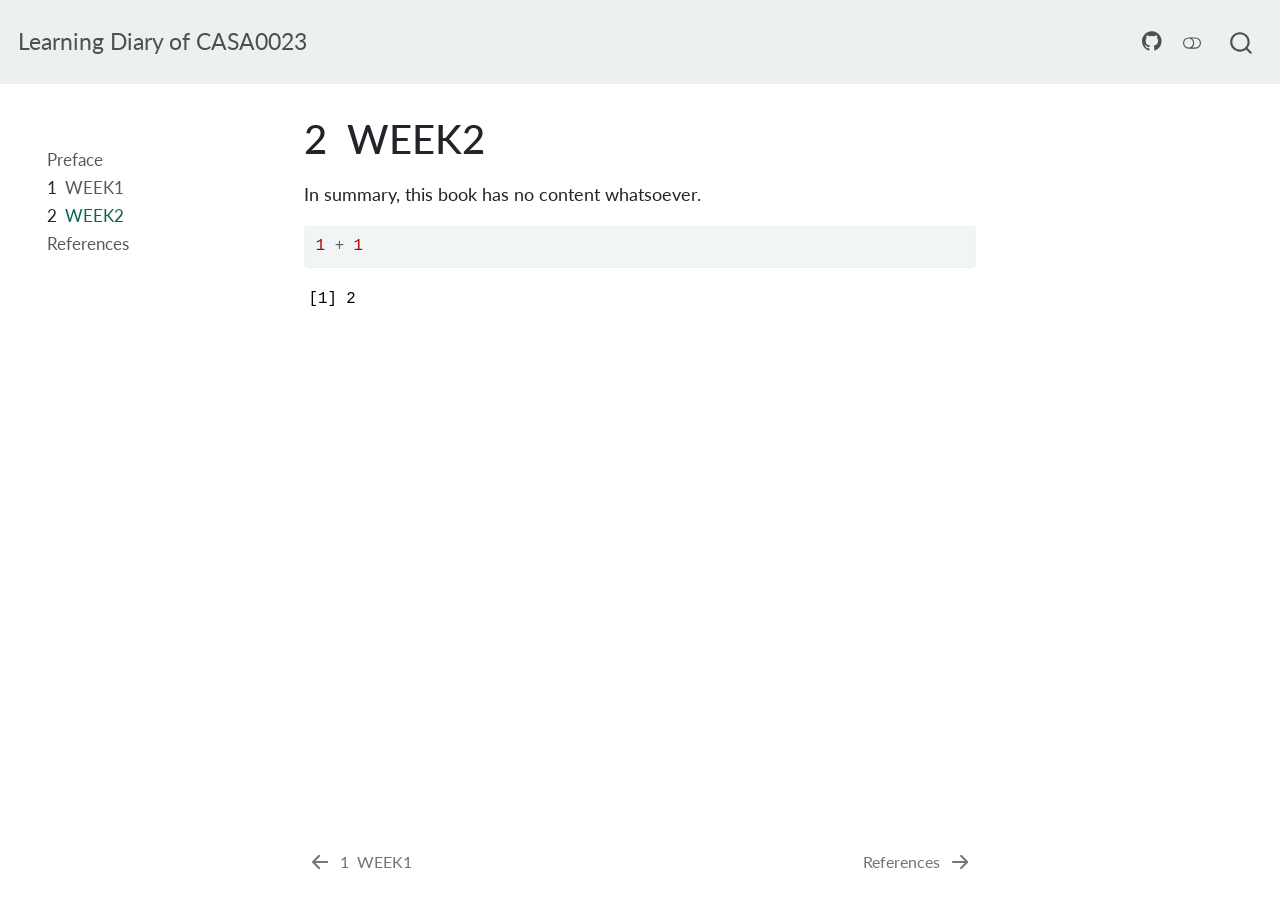
<file: docs/WEEK2.html>
<!DOCTYPE html>
<html xmlns="http://www.w3.org/1999/xhtml" lang="en" xml:lang="en"><head>
<meta http-equiv="Content-Type" content="text/html; charset=UTF-8">
<meta charset="utf-8">
<meta name="generator" content="quarto-1.1.251">
<meta name="viewport" content="width=device-width, initial-scale=1.0, user-scalable=yes">
<title>Learning Diary of CASA0023 - 2&nbsp; WEEK2</title>
<style>
code{white-space: pre-wrap;}
span.smallcaps{font-variant: small-caps;}
div.columns{display: flex; gap: min(4vw, 1.5em);}
div.column{flex: auto; overflow-x: auto;}
div.hanging-indent{margin-left: 1.5em; text-indent: -1.5em;}
ul.task-list{list-style: none;}
ul.task-list li input[type="checkbox"] {
  width: 0.8em;
  margin: 0 0.8em 0.2em -1.6em;
  vertical-align: middle;
}
pre > code.sourceCode { white-space: pre; position: relative; }
pre > code.sourceCode > span { display: inline-block; line-height: 1.25; }
pre > code.sourceCode > span:empty { height: 1.2em; }
.sourceCode { overflow: visible; }
code.sourceCode > span { color: inherit; text-decoration: inherit; }
div.sourceCode { margin: 1em 0; }
pre.sourceCode { margin: 0; }
@media screen {
div.sourceCode { overflow: auto; }
}
@media print {
pre > code.sourceCode { white-space: pre-wrap; }
pre > code.sourceCode > span { text-indent: -5em; padding-left: 5em; }
}
pre.numberSource code
  { counter-reset: source-line 0; }
pre.numberSource code > span
  { position: relative; left: -4em; counter-increment: source-line; }
pre.numberSource code > span > a:first-child::before
  { content: counter(source-line);
    position: relative; left: -1em; text-align: right; vertical-align: baseline;
    border: none; display: inline-block;
    -webkit-touch-callout: none; -webkit-user-select: none;
    -khtml-user-select: none; -moz-user-select: none;
    -ms-user-select: none; user-select: none;
    padding: 0 4px; width: 4em;
    color: #aaaaaa;
  }
pre.numberSource { margin-left: 3em; border-left: 1px solid #aaaaaa;  padding-left: 4px; }
div.sourceCode
  {   }
@media screen {
pre > code.sourceCode > span > a:first-child::before { text-decoration: underline; }
}
code span.al { color: #ff0000; font-weight: bold; } /* Alert */
code span.an { color: #60a0b0; font-weight: bold; font-style: italic; } /* Annotation */
code span.at { color: #7d9029; } /* Attribute */
code span.bn { color: #40a070; } /* BaseN */
code span.bu { color: #008000; } /* BuiltIn */
code span.cf { color: #007020; font-weight: bold; } /* ControlFlow */
code span.ch { color: #4070a0; } /* Char */
code span.cn { color: #880000; } /* Constant */
code span.co { color: #60a0b0; font-style: italic; } /* Comment */
code span.cv { color: #60a0b0; font-weight: bold; font-style: italic; } /* CommentVar */
code span.do { color: #ba2121; font-style: italic; } /* Documentation */
code span.dt { color: #902000; } /* DataType */
code span.dv { color: #40a070; } /* DecVal */
code span.er { color: #ff0000; font-weight: bold; } /* Error */
code span.ex { } /* Extension */
code span.fl { color: #40a070; } /* Float */
code span.fu { color: #06287e; } /* Function */
code span.im { color: #008000; font-weight: bold; } /* Import */
code span.in { color: #60a0b0; font-weight: bold; font-style: italic; } /* Information */
code span.kw { color: #007020; font-weight: bold; } /* Keyword */
code span.op { color: #666666; } /* Operator */
code span.ot { color: #007020; } /* Other */
code span.pp { color: #bc7a00; } /* Preprocessor */
code span.sc { color: #4070a0; } /* SpecialChar */
code span.ss { color: #bb6688; } /* SpecialString */
code span.st { color: #4070a0; } /* String */
code span.va { color: #19177c; } /* Variable */
code span.vs { color: #4070a0; } /* VerbatimString */
code span.wa { color: #60a0b0; font-weight: bold; font-style: italic; } /* Warning */
</style>

<script src="site_libs/quarto-nav/quarto-nav.js"></script>
<script src="site_libs/quarto-nav/headroom.min.js"></script>
<script src="site_libs/clipboard/clipboard.min.js"></script>
<script src="site_libs/quarto-search/autocomplete.umd.js"></script>
<script src="site_libs/quarto-search/fuse.min.js"></script>
<script src="site_libs/quarto-search/quarto-search.js"></script>
<meta name="quarto:offset" content="./">
<link href="./references.html" rel="next">
<link href="./WEEK1.html" rel="prev">
<script src="site_libs/quarto-html/quarto.js"></script>
<script src="site_libs/quarto-html/popper.min.js"></script>
<script src="site_libs/quarto-html/tippy.umd.min.js"></script>
<script src="site_libs/quarto-html/anchor.min.js"></script>
<link href="site_libs/quarto-html/tippy.css" rel="stylesheet">
<link href="site_libs/quarto-html/quarto-syntax-highlighting.css" rel="stylesheet" class="quarto-color-scheme" id="quarto-text-highlighting-styles">
<link href="site_libs/quarto-html/quarto-syntax-highlighting-dark.css" rel="prefetch" class="quarto-color-scheme quarto-color-alternate" id="quarto-text-highlighting-styles">
<script src="site_libs/bootstrap/bootstrap.min.js"></script>
<link href="site_libs/bootstrap/bootstrap-icons.css" rel="stylesheet">
<link href="site_libs/bootstrap/bootstrap.min.css" rel="stylesheet" class="quarto-color-scheme" id="quarto-bootstrap" data-mode="light">
<link href="site_libs/bootstrap/bootstrap-dark.min.css" rel="prefetch" class="quarto-color-scheme quarto-color-alternate" id="quarto-bootstrap" data-mode="dark"><script id="quarto-search-options" type="application/json">{
  "location": "navbar",
  "copy-button": false,
  "collapse-after": 3,
  "panel-placement": "end",
  "type": "overlay",
  "limit": 20,
  "language": {
    "search-no-results-text": "No results",
    "search-matching-documents-text": "matching documents",
    "search-copy-link-title": "Copy link to search",
    "search-hide-matches-text": "Hide additional matches",
    "search-more-match-text": "more match in this document",
    "search-more-matches-text": "more matches in this document",
    "search-clear-button-title": "Clear",
    "search-detached-cancel-button-title": "Cancel",
    "search-submit-button-title": "Submit"
  }
}</script>
</head>
<body class="nav-sidebar floating nav-fixed">

<div id="quarto-search-results"></div>
  <header id="quarto-header" class="headroom fixed-top"><nav class="navbar navbar-expand-lg navbar-dark "><div class="navbar-container container-fluid">
      <div class="navbar-brand-container">
    <a class="navbar-brand" href="./index.html">
    <span class="navbar-title">Learning Diary of CASA0023</span>
    </a>
  </div>
          <button class="navbar-toggler" type="button" data-bs-toggle="collapse" data-bs-target="#navbarCollapse" aria-controls="navbarCollapse" aria-expanded="false" aria-label="Toggle navigation" onclick="if (window.quartoToggleHeadroom) { window.quartoToggleHeadroom(); }">
  <span class="navbar-toggler-icon"></span>
</button>
          <div class="collapse navbar-collapse" id="navbarCollapse">
            <ul class="navbar-nav navbar-nav-scroll ms-auto">
<li class="nav-item compact">
    <a class="nav-link" href="https://github.com/XianlaiYin/CASA0023/tree/main/learning_diary"><i class="bi bi-github" role="img">
</i> 
 </a>
  </li>  
</ul>
<div class="quarto-toggle-container">
                  <a href="" class="quarto-color-scheme-toggle nav-link" onclick="window.quartoToggleColorScheme(); return false;" title="Toggle dark mode"><i class="bi"></i></a>
              </div>
              <div id="quarto-search" class="" title="Search"></div>
          </div> <!-- /navcollapse -->
      </div> <!-- /container-fluid -->
    </nav><nav class="quarto-secondary-nav" data-bs-toggle="collapse" data-bs-target="#quarto-sidebar" aria-controls="quarto-sidebar" aria-expanded="false" aria-label="Toggle sidebar navigation" onclick="if (window.quartoToggleHeadroom) { window.quartoToggleHeadroom(); }"><div class="container-fluid d-flex justify-content-between">
      <h1 class="quarto-secondary-nav-title">
<span class="chapter-number">2</span>&nbsp; <span class="chapter-title">WEEK2</span>
</h1>
      <button type="button" class="quarto-btn-toggle btn" aria-label="Show secondary navigation">
        <i class="bi bi-chevron-right"></i>
      </button>
    </div>
  </nav></header><!-- content --><div id="quarto-content" class="quarto-container page-columns page-rows-contents page-layout-article page-navbar">
<!-- sidebar -->
  <nav id="quarto-sidebar" class="sidebar collapse sidebar-navigation floating overflow-auto"><div class="mt-2 flex-shrink-0 align-items-center">
        <div class="sidebar-search">
        <div id="quarto-search" class="" title="Search"></div>
        </div>
      </div>
    <div class="sidebar-menu-container"> 
    <ul class="list-unstyled mt-1">
<li class="sidebar-item">
  <div class="sidebar-item-container"> 
  <a href="./index.html" class="sidebar-item-text sidebar-link">Preface</a>
  </div>
</li>
        <li class="sidebar-item">
  <div class="sidebar-item-container"> 
  <a href="./WEEK1.html" class="sidebar-item-text sidebar-link"><span class="chapter-number">1</span>&nbsp; <span class="chapter-title">WEEK1</span></a>
  </div>
</li>
        <li class="sidebar-item">
  <div class="sidebar-item-container"> 
  <a href="./WEEK2.html" class="sidebar-item-text sidebar-link active"><span class="chapter-number">2</span>&nbsp; <span class="chapter-title">WEEK2</span></a>
  </div>
</li>
        <li class="sidebar-item">
  <div class="sidebar-item-container"> 
  <a href="./references.html" class="sidebar-item-text sidebar-link">References</a>
  </div>
</li>
    </ul>
</div>
</nav><!-- margin-sidebar --><div id="quarto-margin-sidebar" class="sidebar margin-sidebar">
        
    </div>
<!-- main -->
<main class="content" id="quarto-document-content"><header id="title-block-header" class="quarto-title-block default"><div class="quarto-title">
<h1 class="title d-none d-lg-block">
<span class="chapter-number">2</span>&nbsp; <span class="chapter-title">WEEK2</span>
</h1>
</div>



<div class="quarto-title-meta">

    
    
  </div>
  

</header><p>In summary, this book has no content whatsoever.</p>
<div class="cell">
<div class="sourceCode" id="cb1"><pre class="downlit sourceCode r code-with-copy"><code class="sourceCode R"><span><span class="fl">1</span> <span class="op">+</span> <span class="fl">1</span></span></code><button title="Copy to Clipboard" class="code-copy-button"><i class="bi"></i></button></pre></div>
<div class="cell-output cell-output-stdout">
<pre><code>[1] 2</code></pre>
</div>
</div>



</main><!-- /main --><script id="quarto-html-after-body" type="application/javascript">
window.document.addEventListener("DOMContentLoaded", function (event) {
  const toggleBodyColorMode = (bsSheetEl) => {
    const mode = bsSheetEl.getAttribute("data-mode");
    const bodyEl = window.document.querySelector("body");
    if (mode === "dark") {
      bodyEl.classList.add("quarto-dark");
      bodyEl.classList.remove("quarto-light");
    } else {
      bodyEl.classList.add("quarto-light");
      bodyEl.classList.remove("quarto-dark");
    }
  }
  const toggleBodyColorPrimary = () => {
    const bsSheetEl = window.document.querySelector("link#quarto-bootstrap");
    if (bsSheetEl) {
      toggleBodyColorMode(bsSheetEl);
    }
  }
  toggleBodyColorPrimary();  
  const disableStylesheet = (stylesheets) => {
    for (let i=0; i < stylesheets.length; i++) {
      const stylesheet = stylesheets[i];
      stylesheet.rel = 'prefetch';
    }
  }
  const enableStylesheet = (stylesheets) => {
    for (let i=0; i < stylesheets.length; i++) {
      const stylesheet = stylesheets[i];
      stylesheet.rel = 'stylesheet';
    }
  }
  const manageTransitions = (selector, allowTransitions) => {
    const els = window.document.querySelectorAll(selector);
    for (let i=0; i < els.length; i++) {
      const el = els[i];
      if (allowTransitions) {
        el.classList.remove('notransition');
      } else {
        el.classList.add('notransition');
      }
    }
  }
  const toggleColorMode = (alternate) => {
    // Switch the stylesheets
    const alternateStylesheets = window.document.querySelectorAll('link.quarto-color-scheme.quarto-color-alternate');
    manageTransitions('#quarto-margin-sidebar .nav-link', false);
    if (alternate) {
      enableStylesheet(alternateStylesheets);
      for (const sheetNode of alternateStylesheets) {
        if (sheetNode.id === "quarto-bootstrap") {
          toggleBodyColorMode(sheetNode);
        }
      }
    } else {
      disableStylesheet(alternateStylesheets);
      toggleBodyColorPrimary();
    }
    manageTransitions('#quarto-margin-sidebar .nav-link', true);
    // Switch the toggles
    const toggles = window.document.querySelectorAll('.quarto-color-scheme-toggle');
    for (let i=0; i < toggles.length; i++) {
      const toggle = toggles[i];
      if (toggle) {
        if (alternate) {
          toggle.classList.add("alternate");     
        } else {
          toggle.classList.remove("alternate");
        }
      }
    }
    // Hack to workaround the fact that safari doesn't
    // properly recolor the scrollbar when toggling (#1455)
    if (navigator.userAgent.indexOf('Safari') > 0 && navigator.userAgent.indexOf('Chrome') == -1) {
      manageTransitions("body", false);
      window.scrollTo(0, 1);
      setTimeout(() => {
        window.scrollTo(0, 0);
        manageTransitions("body", true);
      }, 40);  
    }
  }
  const isFileUrl = () => { 
    return window.location.protocol === 'file:';
  }
  const hasAlternateSentinel = () => {  
    let styleSentinel = getColorSchemeSentinel();
    if (styleSentinel !== null) {
      return styleSentinel === "alternate";
    } else {
      return false;
    }
  }
  const setStyleSentinel = (alternate) => {
    const value = alternate ? "alternate" : "default";
    if (!isFileUrl()) {
      window.localStorage.setItem("quarto-color-scheme", value);
    } else {
      localAlternateSentinel = value;
    }
  }
  const getColorSchemeSentinel = () => {
    if (!isFileUrl()) {
      const storageValue = window.localStorage.getItem("quarto-color-scheme");
      return storageValue != null ? storageValue : localAlternateSentinel;
    } else {
      return localAlternateSentinel;
    }
  }
  let localAlternateSentinel = 'default';
  // Dark / light mode switch
  window.quartoToggleColorScheme = () => {
    // Read the current dark / light value 
    let toAlternate = !hasAlternateSentinel();
    toggleColorMode(toAlternate);
    setStyleSentinel(toAlternate);
  };
  // Ensure there is a toggle, if there isn't float one in the top right
  if (window.document.querySelector('.quarto-color-scheme-toggle') === null) {
    const a = window.document.createElement('a');
    a.classList.add('top-right');
    a.classList.add('quarto-color-scheme-toggle');
    a.href = "";
    a.onclick = function() { try { window.quartoToggleColorScheme(); } catch {} return false; };
    const i = window.document.createElement("i");
    i.classList.add('bi');
    a.appendChild(i);
    window.document.body.appendChild(a);
  }
  // Switch to dark mode if need be
  if (hasAlternateSentinel()) {
    toggleColorMode(true);
  } 
  const icon = "";
  const anchorJS = new window.AnchorJS();
  anchorJS.options = {
    placement: 'right',
    icon: icon
  };
  anchorJS.add('.anchored');
  const clipboard = new window.ClipboardJS('.code-copy-button', {
    target: function(trigger) {
      return trigger.previousElementSibling;
    }
  });
  clipboard.on('success', function(e) {
    // button target
    const button = e.trigger;
    // don't keep focus
    button.blur();
    // flash "checked"
    button.classList.add('code-copy-button-checked');
    var currentTitle = button.getAttribute("title");
    button.setAttribute("title", "Copied!");
    setTimeout(function() {
      button.setAttribute("title", currentTitle);
      button.classList.remove('code-copy-button-checked');
    }, 1000);
    // clear code selection
    e.clearSelection();
  });
  function tippyHover(el, contentFn) {
    const config = {
      allowHTML: true,
      content: contentFn,
      maxWidth: 500,
      delay: 100,
      arrow: false,
      appendTo: function(el) {
          return el.parentElement;
      },
      interactive: true,
      interactiveBorder: 10,
      theme: 'quarto',
      placement: 'bottom-start'
    };
    window.tippy(el, config); 
  }
  const noterefs = window.document.querySelectorAll('a[role="doc-noteref"]');
  for (var i=0; i<noterefs.length; i++) {
    const ref = noterefs[i];
    tippyHover(ref, function() {
      // use id or data attribute instead here
      let href = ref.getAttribute('data-footnote-href') || ref.getAttribute('href');
      try { href = new URL(href).hash; } catch {}
      const id = href.replace(/^#\/?/, "");
      const note = window.document.getElementById(id);
      return note.innerHTML;
    });
  }
  var bibliorefs = window.document.querySelectorAll('a[role="doc-biblioref"]');
  for (var i=0; i<bibliorefs.length; i++) {
    const ref = bibliorefs[i];
    const cites = ref.parentNode.getAttribute('data-cites').split(' ');
    tippyHover(ref, function() {
      var popup = window.document.createElement('div');
      cites.forEach(function(cite) {
        var citeDiv = window.document.createElement('div');
        citeDiv.classList.add('hanging-indent');
        citeDiv.classList.add('csl-entry');
        var biblioDiv = window.document.getElementById('ref-' + cite);
        if (biblioDiv) {
          citeDiv.innerHTML = biblioDiv.innerHTML;
        }
        popup.appendChild(citeDiv);
      });
      return popup.innerHTML;
    });
  }
});
</script><nav class="page-navigation"><div class="nav-page nav-page-previous">
      <a href="./WEEK1.html" class="pagination-link">
        <i class="bi bi-arrow-left-short"></i> <span class="nav-page-text"><span class="chapter-number">1</span>&nbsp; <span class="chapter-title">WEEK1</span></span>
      </a>          
  </div>
  <div class="nav-page nav-page-next">
      <a href="./references.html" class="pagination-link">
        <span class="nav-page-text">References</span> <i class="bi bi-arrow-right-short"></i>
      </a>
  </div>
</nav>
</div> <!-- /content -->



</body></html>
</file>
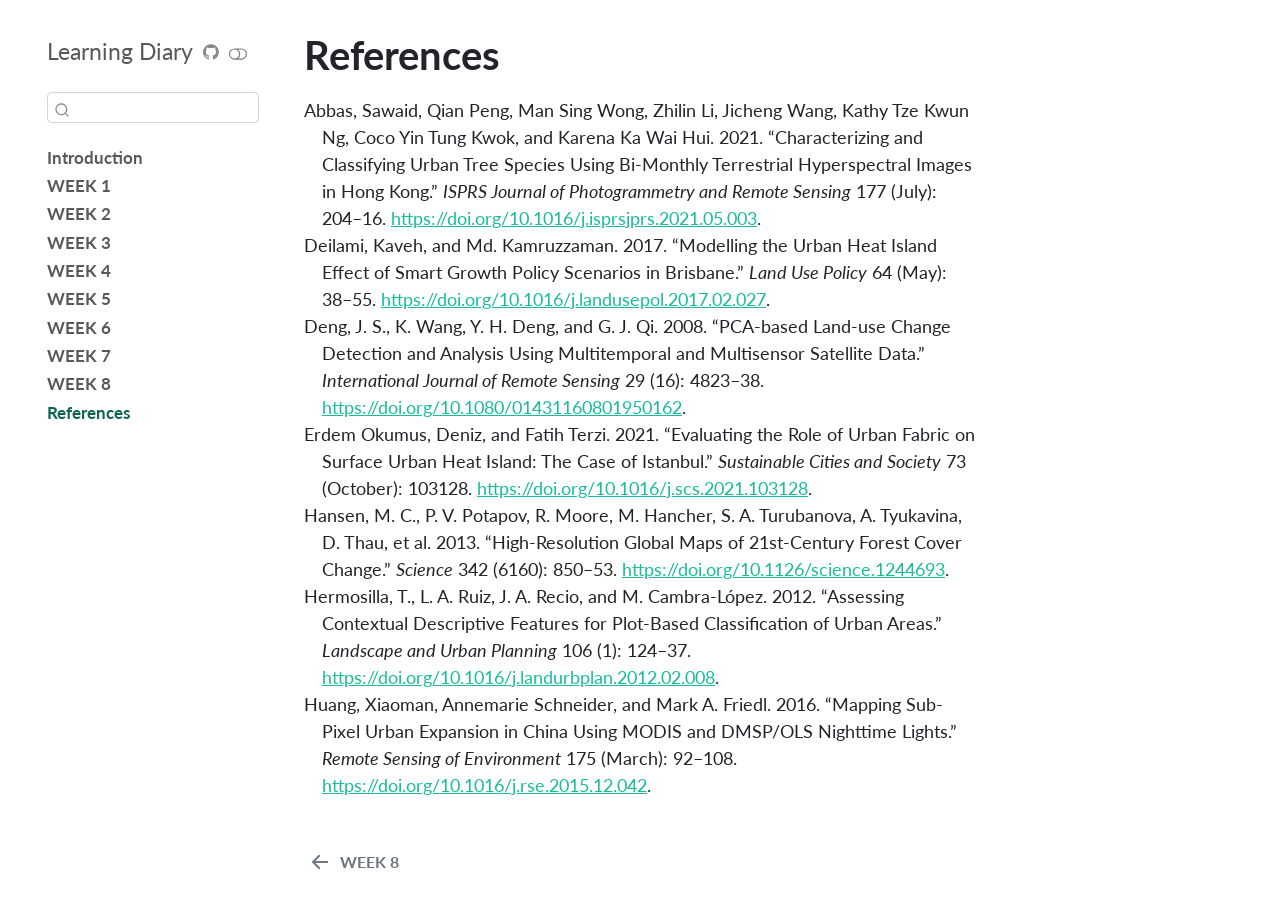
<file: learning_diary/docs/references.html>
<!DOCTYPE html>
<html xmlns="http://www.w3.org/1999/xhtml" lang="en" xml:lang="en"><head>

<meta charset="utf-8">
<meta name="generator" content="quarto-1.1.251">

<meta name="viewport" content="width=device-width, initial-scale=1.0, user-scalable=yes">


<title>Learning Diary - References</title>
<style>
code{white-space: pre-wrap;}
span.smallcaps{font-variant: small-caps;}
div.columns{display: flex; gap: min(4vw, 1.5em);}
div.column{flex: auto; overflow-x: auto;}
div.hanging-indent{margin-left: 1.5em; text-indent: -1.5em;}
ul.task-list{list-style: none;}
ul.task-list li input[type="checkbox"] {
  width: 0.8em;
  margin: 0 0.8em 0.2em -1.6em;
  vertical-align: middle;
}
div.csl-bib-body { }
div.csl-entry {
  clear: both;
}
.hanging div.csl-entry {
  margin-left:2em;
  text-indent:-2em;
}
div.csl-left-margin {
  min-width:2em;
  float:left;
}
div.csl-right-inline {
  margin-left:2em;
  padding-left:1em;
}
div.csl-indent {
  margin-left: 2em;
}
</style>


<script src="site_libs/quarto-nav/quarto-nav.js"></script>
<script src="site_libs/quarto-nav/headroom.min.js"></script>
<script src="site_libs/clipboard/clipboard.min.js"></script>
<script src="site_libs/quarto-search/autocomplete.umd.js"></script>
<script src="site_libs/quarto-search/fuse.min.js"></script>
<script src="site_libs/quarto-search/quarto-search.js"></script>
<meta name="quarto:offset" content="./">
<link href="./WEEK8.html" rel="prev">
<script src="site_libs/quarto-html/quarto.js"></script>
<script src="site_libs/quarto-html/popper.min.js"></script>
<script src="site_libs/quarto-html/tippy.umd.min.js"></script>
<script src="site_libs/quarto-html/anchor.min.js"></script>
<link href="site_libs/quarto-html/tippy.css" rel="stylesheet">
<link href="site_libs/quarto-html/quarto-syntax-highlighting.css" rel="stylesheet" class="quarto-color-scheme" id="quarto-text-highlighting-styles">
<link href="site_libs/quarto-html/quarto-syntax-highlighting-dark.css" rel="prefetch" class="quarto-color-scheme quarto-color-alternate" id="quarto-text-highlighting-styles">
<script src="site_libs/bootstrap/bootstrap.min.js"></script>
<link href="site_libs/bootstrap/bootstrap-icons.css" rel="stylesheet">
<link href="site_libs/bootstrap/bootstrap.min.css" rel="stylesheet" class="quarto-color-scheme" id="quarto-bootstrap" data-mode="light">
<link href="site_libs/bootstrap/bootstrap-dark.min.css" rel="prefetch" class="quarto-color-scheme quarto-color-alternate" id="quarto-bootstrap" data-mode="dark">
<script id="quarto-search-options" type="application/json">{
  "location": "sidebar",
  "copy-button": false,
  "collapse-after": 3,
  "panel-placement": "start",
  "type": "textbox",
  "limit": 20,
  "language": {
    "search-no-results-text": "No results",
    "search-matching-documents-text": "matching documents",
    "search-copy-link-title": "Copy link to search",
    "search-hide-matches-text": "Hide additional matches",
    "search-more-match-text": "more match in this document",
    "search-more-matches-text": "more matches in this document",
    "search-clear-button-title": "Clear",
    "search-detached-cancel-button-title": "Cancel",
    "search-submit-button-title": "Submit"
  }
}</script>


</head>

<body class="nav-sidebar floating">

<div id="quarto-search-results"></div>
  <header id="quarto-header" class="headroom fixed-top">
  <nav class="quarto-secondary-nav" data-bs-toggle="collapse" data-bs-target="#quarto-sidebar" aria-controls="quarto-sidebar" aria-expanded="false" aria-label="Toggle sidebar navigation" onclick="if (window.quartoToggleHeadroom) { window.quartoToggleHeadroom(); }">
    <div class="container-fluid d-flex justify-content-between">
      <h1 class="quarto-secondary-nav-title"><strong>References</strong></h1>
      <button type="button" class="quarto-btn-toggle btn" aria-label="Show secondary navigation">
        <i class="bi bi-chevron-right"></i>
      </button>
    </div>
  </nav>
</header>
<!-- content -->
<div id="quarto-content" class="quarto-container page-columns page-rows-contents page-layout-article">
<!-- sidebar -->
  <nav id="quarto-sidebar" class="sidebar collapse sidebar-navigation floating overflow-auto">
    <div class="pt-lg-2 mt-2 text-left sidebar-header">
    <div class="sidebar-title mb-0 py-0">
      <a href="./">Learning Diary</a> 
        <div class="sidebar-tools-main">
    <a href="https://github.com/XianlaiYin/XianlaiYin.github.io" title="Source Code" class="sidebar-tool px-1"><i class="bi bi-github"></i></a>
  <a href="" class="quarto-color-scheme-toggle sidebar-tool" onclick="window.quartoToggleColorScheme(); return false;" title="Toggle dark mode"><i class="bi"></i></a>
</div>
    </div>
      </div>
      <div class="mt-2 flex-shrink-0 align-items-center">
        <div class="sidebar-search">
        <div id="quarto-search" class="" title="Search"></div>
        </div>
      </div>
    <div class="sidebar-menu-container"> 
    <ul class="list-unstyled mt-1">
        <li class="sidebar-item">
  <div class="sidebar-item-container"> 
  <a href="./index.html" class="sidebar-item-text sidebar-link"><strong>Introduction</strong></a>
  </div>
</li>
        <li class="sidebar-item">
  <div class="sidebar-item-container"> 
  <a href="./WEEK1.html" class="sidebar-item-text sidebar-link"><strong>WEEK 1</strong></a>
  </div>
</li>
        <li class="sidebar-item">
  <div class="sidebar-item-container"> 
  <a href="./WEEK2.html" class="sidebar-item-text sidebar-link"><strong>WEEK 2</strong></a>
  </div>
</li>
        <li class="sidebar-item">
  <div class="sidebar-item-container"> 
  <a href="./WEEK3.html" class="sidebar-item-text sidebar-link"><strong>WEEK 3</strong></a>
  </div>
</li>
        <li class="sidebar-item">
  <div class="sidebar-item-container"> 
  <a href="./WEEK4.html" class="sidebar-item-text sidebar-link"><strong>WEEK 4</strong></a>
  </div>
</li>
        <li class="sidebar-item">
  <div class="sidebar-item-container"> 
  <a href="./WEEK5.html" class="sidebar-item-text sidebar-link"><strong>WEEK 5</strong></a>
  </div>
</li>
        <li class="sidebar-item">
  <div class="sidebar-item-container"> 
  <a href="./WEEK6.html" class="sidebar-item-text sidebar-link"><strong>WEEK 6</strong></a>
  </div>
</li>
        <li class="sidebar-item">
  <div class="sidebar-item-container"> 
  <a href="./WEEK7.html" class="sidebar-item-text sidebar-link"><strong>WEEK 7</strong></a>
  </div>
</li>
        <li class="sidebar-item">
  <div class="sidebar-item-container"> 
  <a href="./WEEK8.html" class="sidebar-item-text sidebar-link"><strong>WEEK 8</strong></a>
  </div>
</li>
        <li class="sidebar-item">
  <div class="sidebar-item-container"> 
  <a href="./references.html" class="sidebar-item-text sidebar-link active"><strong>References</strong></a>
  </div>
</li>
    </ul>
    </div>
</nav>
<!-- margin-sidebar -->
    <div id="quarto-margin-sidebar" class="sidebar margin-sidebar">
        
    </div>
<!-- main -->
<main class="content" id="quarto-document-content">

<header id="title-block-header" class="quarto-title-block default">
<div class="quarto-title">
<h1 class="title d-none d-lg-block"><strong>References</strong></h1>
</div>



<div class="quarto-title-meta">

    
    
  </div>
  

</header>

<div id="refs" class="references csl-bib-body hanging-indent" role="doc-bibliography">
<div id="ref-abbas_characterizing_2021" class="csl-entry" role="doc-biblioentry">
Abbas, Sawaid, Qian Peng, Man Sing Wong, Zhilin Li, Jicheng Wang, Kathy
Tze Kwun Ng, Coco Yin Tung Kwok, and Karena Ka Wai Hui. 2021.
<span>“Characterizing and Classifying Urban Tree Species Using
Bi-Monthly Terrestrial Hyperspectral Images in <span>Hong</span>
<span>Kong</span>.”</span> <em>ISPRS Journal of Photogrammetry and
Remote Sensing</em> 177 (July): 204–16. <a href="https://doi.org/10.1016/j.isprsjprs.2021.05.003">https://doi.org/10.1016/j.isprsjprs.2021.05.003</a>.
</div>
<div id="ref-deilami_modelling_2017" class="csl-entry" role="doc-biblioentry">
Deilami, Kaveh, and Md. Kamruzzaman. 2017. <span>“Modelling the Urban
Heat Island Effect of Smart Growth Policy Scenarios in
<span>Brisbane</span>.”</span> <em>Land Use Policy</em> 64 (May): 38–55.
<a href="https://doi.org/10.1016/j.landusepol.2017.02.027">https://doi.org/10.1016/j.landusepol.2017.02.027</a>.
</div>
<div id="ref-deng_pcabased_2008" class="csl-entry" role="doc-biblioentry">
Deng, J. S., K. Wang, Y. H. Deng, and G. J. Qi. 2008.
<span>“<span>PCA</span>‐based Land‐use Change Detection and Analysis
Using Multitemporal and Multisensor Satellite Data.”</span>
<em>International Journal of Remote Sensing</em> 29 (16): 4823–38. <a href="https://doi.org/10.1080/01431160801950162">https://doi.org/10.1080/01431160801950162</a>.
</div>
<div id="ref-erdem_okumus_evaluating_2021" class="csl-entry" role="doc-biblioentry">
Erdem Okumus, Deniz, and Fatih Terzi. 2021. <span>“Evaluating the Role
of Urban Fabric on Surface Urban Heat Island: <span>The</span> Case of
<span>Istanbul</span>.”</span> <em>Sustainable Cities and Society</em>
73 (October): 103128. <a href="https://doi.org/10.1016/j.scs.2021.103128">https://doi.org/10.1016/j.scs.2021.103128</a>.
</div>
<div id="ref-hansen_high-resolution_2013" class="csl-entry" role="doc-biblioentry">
Hansen, M. C., P. V. Potapov, R. Moore, M. Hancher, S. A. Turubanova, A.
Tyukavina, D. Thau, et al. 2013. <span>“High-<span>Resolution</span>
<span>Global</span> <span>Maps</span> of 21st-<span>Century</span>
<span>Forest</span> <span>Cover</span> <span>Change</span>.”</span>
<em>Science</em> 342 (6160): 850–53. <a href="https://doi.org/10.1126/science.1244693">https://doi.org/10.1126/science.1244693</a>.
</div>
<div id="ref-hermosilla_assessing_2012" class="csl-entry" role="doc-biblioentry">
Hermosilla, T., L. A. Ruiz, J. A. Recio, and M. Cambra-López. 2012.
<span>“Assessing Contextual Descriptive Features for Plot-Based
Classification of Urban Areas.”</span> <em>Landscape and Urban
Planning</em> 106 (1): 124–37. <a href="https://doi.org/10.1016/j.landurbplan.2012.02.008">https://doi.org/10.1016/j.landurbplan.2012.02.008</a>.
</div>
<div id="ref-huang_mapping_2016" class="csl-entry" role="doc-biblioentry">
Huang, Xiaoman, Annemarie Schneider, and Mark A. Friedl. 2016.
<span>“Mapping Sub-Pixel Urban Expansion in <span>China</span> Using
<span>MODIS</span> and <span>DMSP</span>/<span>OLS</span> Nighttime
Lights.”</span> <em>Remote Sensing of Environment</em> 175 (March):
92–108. <a href="https://doi.org/10.1016/j.rse.2015.12.042">https://doi.org/10.1016/j.rse.2015.12.042</a>.
</div>
</div>



</main> <!-- /main -->
<script id="quarto-html-after-body" type="application/javascript">
window.document.addEventListener("DOMContentLoaded", function (event) {
  const toggleBodyColorMode = (bsSheetEl) => {
    const mode = bsSheetEl.getAttribute("data-mode");
    const bodyEl = window.document.querySelector("body");
    if (mode === "dark") {
      bodyEl.classList.add("quarto-dark");
      bodyEl.classList.remove("quarto-light");
    } else {
      bodyEl.classList.add("quarto-light");
      bodyEl.classList.remove("quarto-dark");
    }
  }
  const toggleBodyColorPrimary = () => {
    const bsSheetEl = window.document.querySelector("link#quarto-bootstrap");
    if (bsSheetEl) {
      toggleBodyColorMode(bsSheetEl);
    }
  }
  toggleBodyColorPrimary();  
  const disableStylesheet = (stylesheets) => {
    for (let i=0; i < stylesheets.length; i++) {
      const stylesheet = stylesheets[i];
      stylesheet.rel = 'prefetch';
    }
  }
  const enableStylesheet = (stylesheets) => {
    for (let i=0; i < stylesheets.length; i++) {
      const stylesheet = stylesheets[i];
      stylesheet.rel = 'stylesheet';
    }
  }
  const manageTransitions = (selector, allowTransitions) => {
    const els = window.document.querySelectorAll(selector);
    for (let i=0; i < els.length; i++) {
      const el = els[i];
      if (allowTransitions) {
        el.classList.remove('notransition');
      } else {
        el.classList.add('notransition');
      }
    }
  }
  const toggleColorMode = (alternate) => {
    // Switch the stylesheets
    const alternateStylesheets = window.document.querySelectorAll('link.quarto-color-scheme.quarto-color-alternate');
    manageTransitions('#quarto-margin-sidebar .nav-link', false);
    if (alternate) {
      enableStylesheet(alternateStylesheets);
      for (const sheetNode of alternateStylesheets) {
        if (sheetNode.id === "quarto-bootstrap") {
          toggleBodyColorMode(sheetNode);
        }
      }
    } else {
      disableStylesheet(alternateStylesheets);
      toggleBodyColorPrimary();
    }
    manageTransitions('#quarto-margin-sidebar .nav-link', true);
    // Switch the toggles
    const toggles = window.document.querySelectorAll('.quarto-color-scheme-toggle');
    for (let i=0; i < toggles.length; i++) {
      const toggle = toggles[i];
      if (toggle) {
        if (alternate) {
          toggle.classList.add("alternate");     
        } else {
          toggle.classList.remove("alternate");
        }
      }
    }
    // Hack to workaround the fact that safari doesn't
    // properly recolor the scrollbar when toggling (#1455)
    if (navigator.userAgent.indexOf('Safari') > 0 && navigator.userAgent.indexOf('Chrome') == -1) {
      manageTransitions("body", false);
      window.scrollTo(0, 1);
      setTimeout(() => {
        window.scrollTo(0, 0);
        manageTransitions("body", true);
      }, 40);  
    }
  }
  const isFileUrl = () => { 
    return window.location.protocol === 'file:';
  }
  const hasAlternateSentinel = () => {  
    let styleSentinel = getColorSchemeSentinel();
    if (styleSentinel !== null) {
      return styleSentinel === "alternate";
    } else {
      return false;
    }
  }
  const setStyleSentinel = (alternate) => {
    const value = alternate ? "alternate" : "default";
    if (!isFileUrl()) {
      window.localStorage.setItem("quarto-color-scheme", value);
    } else {
      localAlternateSentinel = value;
    }
  }
  const getColorSchemeSentinel = () => {
    if (!isFileUrl()) {
      const storageValue = window.localStorage.getItem("quarto-color-scheme");
      return storageValue != null ? storageValue : localAlternateSentinel;
    } else {
      return localAlternateSentinel;
    }
  }
  let localAlternateSentinel = 'default';
  // Dark / light mode switch
  window.quartoToggleColorScheme = () => {
    // Read the current dark / light value 
    let toAlternate = !hasAlternateSentinel();
    toggleColorMode(toAlternate);
    setStyleSentinel(toAlternate);
  };
  // Ensure there is a toggle, if there isn't float one in the top right
  if (window.document.querySelector('.quarto-color-scheme-toggle') === null) {
    const a = window.document.createElement('a');
    a.classList.add('top-right');
    a.classList.add('quarto-color-scheme-toggle');
    a.href = "";
    a.onclick = function() { try { window.quartoToggleColorScheme(); } catch {} return false; };
    const i = window.document.createElement("i");
    i.classList.add('bi');
    a.appendChild(i);
    window.document.body.appendChild(a);
  }
  // Switch to dark mode if need be
  if (hasAlternateSentinel()) {
    toggleColorMode(true);
  } 
  const icon = "";
  const anchorJS = new window.AnchorJS();
  anchorJS.options = {
    placement: 'right',
    icon: icon
  };
  anchorJS.add('.anchored');
  const clipboard = new window.ClipboardJS('.code-copy-button', {
    target: function(trigger) {
      return trigger.previousElementSibling;
    }
  });
  clipboard.on('success', function(e) {
    // button target
    const button = e.trigger;
    // don't keep focus
    button.blur();
    // flash "checked"
    button.classList.add('code-copy-button-checked');
    var currentTitle = button.getAttribute("title");
    button.setAttribute("title", "Copied!");
    setTimeout(function() {
      button.setAttribute("title", currentTitle);
      button.classList.remove('code-copy-button-checked');
    }, 1000);
    // clear code selection
    e.clearSelection();
  });
  function tippyHover(el, contentFn) {
    const config = {
      allowHTML: true,
      content: contentFn,
      maxWidth: 500,
      delay: 100,
      arrow: false,
      appendTo: function(el) {
          return el.parentElement;
      },
      interactive: true,
      interactiveBorder: 10,
      theme: 'quarto',
      placement: 'bottom-start'
    };
    window.tippy(el, config); 
  }
  const noterefs = window.document.querySelectorAll('a[role="doc-noteref"]');
  for (var i=0; i<noterefs.length; i++) {
    const ref = noterefs[i];
    tippyHover(ref, function() {
      // use id or data attribute instead here
      let href = ref.getAttribute('data-footnote-href') || ref.getAttribute('href');
      try { href = new URL(href).hash; } catch {}
      const id = href.replace(/^#\/?/, "");
      const note = window.document.getElementById(id);
      return note.innerHTML;
    });
  }
  var bibliorefs = window.document.querySelectorAll('a[role="doc-biblioref"]');
  for (var i=0; i<bibliorefs.length; i++) {
    const ref = bibliorefs[i];
    const cites = ref.parentNode.getAttribute('data-cites').split(' ');
    tippyHover(ref, function() {
      var popup = window.document.createElement('div');
      cites.forEach(function(cite) {
        var citeDiv = window.document.createElement('div');
        citeDiv.classList.add('hanging-indent');
        citeDiv.classList.add('csl-entry');
        var biblioDiv = window.document.getElementById('ref-' + cite);
        if (biblioDiv) {
          citeDiv.innerHTML = biblioDiv.innerHTML;
        }
        popup.appendChild(citeDiv);
      });
      return popup.innerHTML;
    });
  }
});
</script>
<nav class="page-navigation">
  <div class="nav-page nav-page-previous">
      <a href="./WEEK8.html" class="pagination-link">
        <i class="bi bi-arrow-left-short"></i> <span class="nav-page-text"><strong>WEEK 8</strong></span>
      </a>          
  </div>
  <div class="nav-page nav-page-next">
  </div>
</nav>
</div> <!-- /content -->



</body></html>
</file>
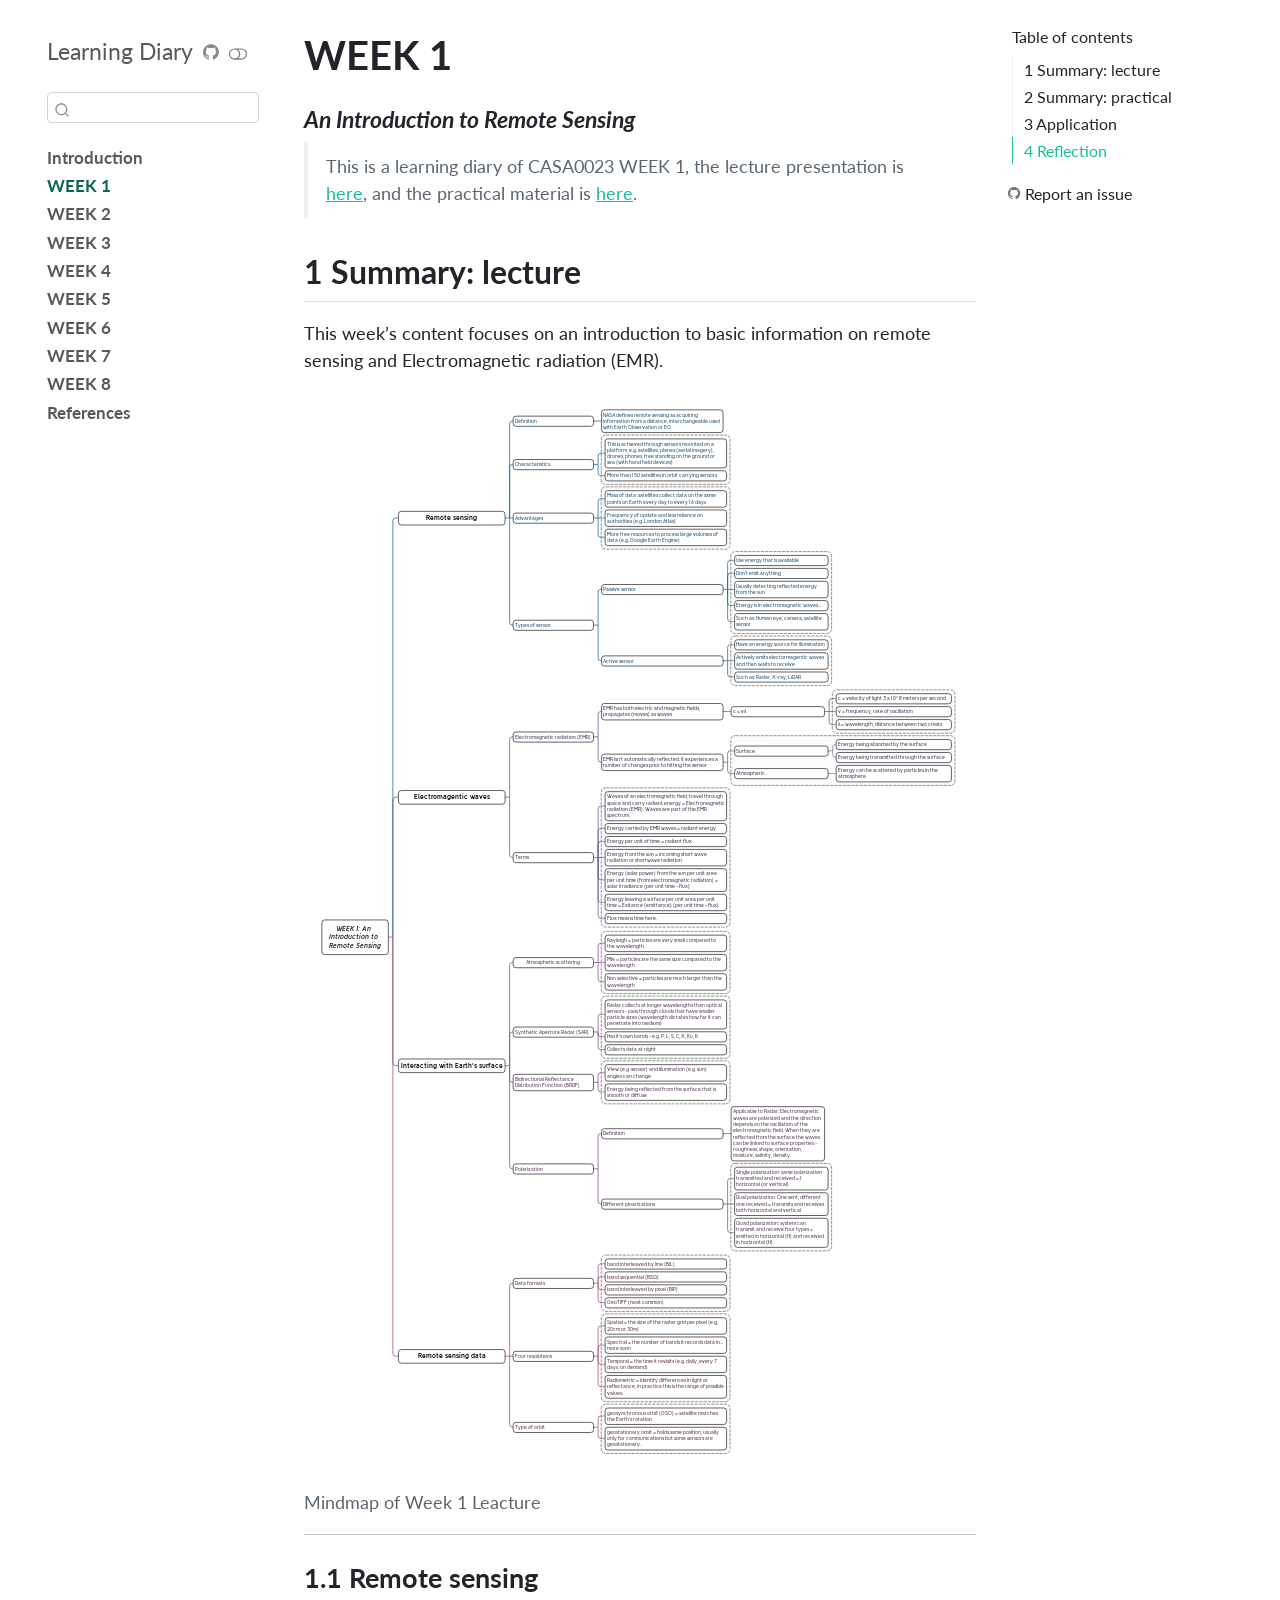
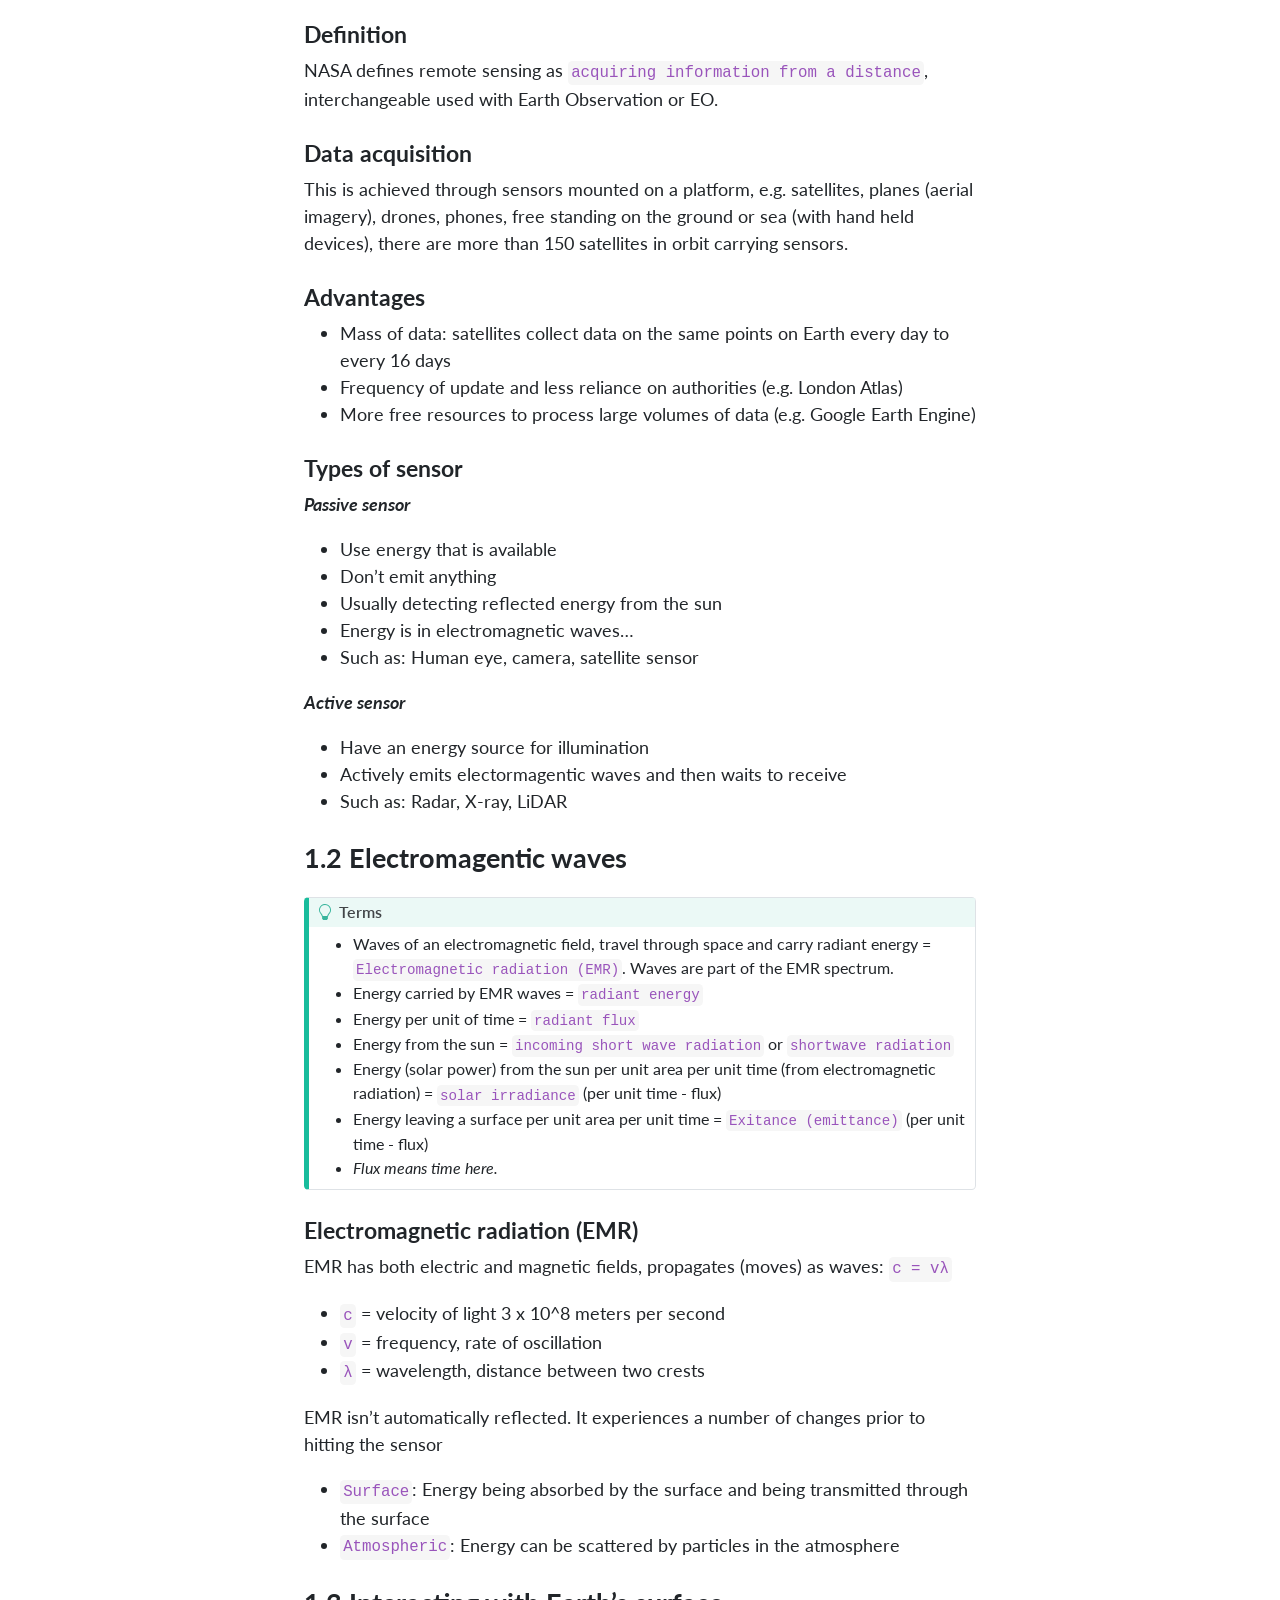
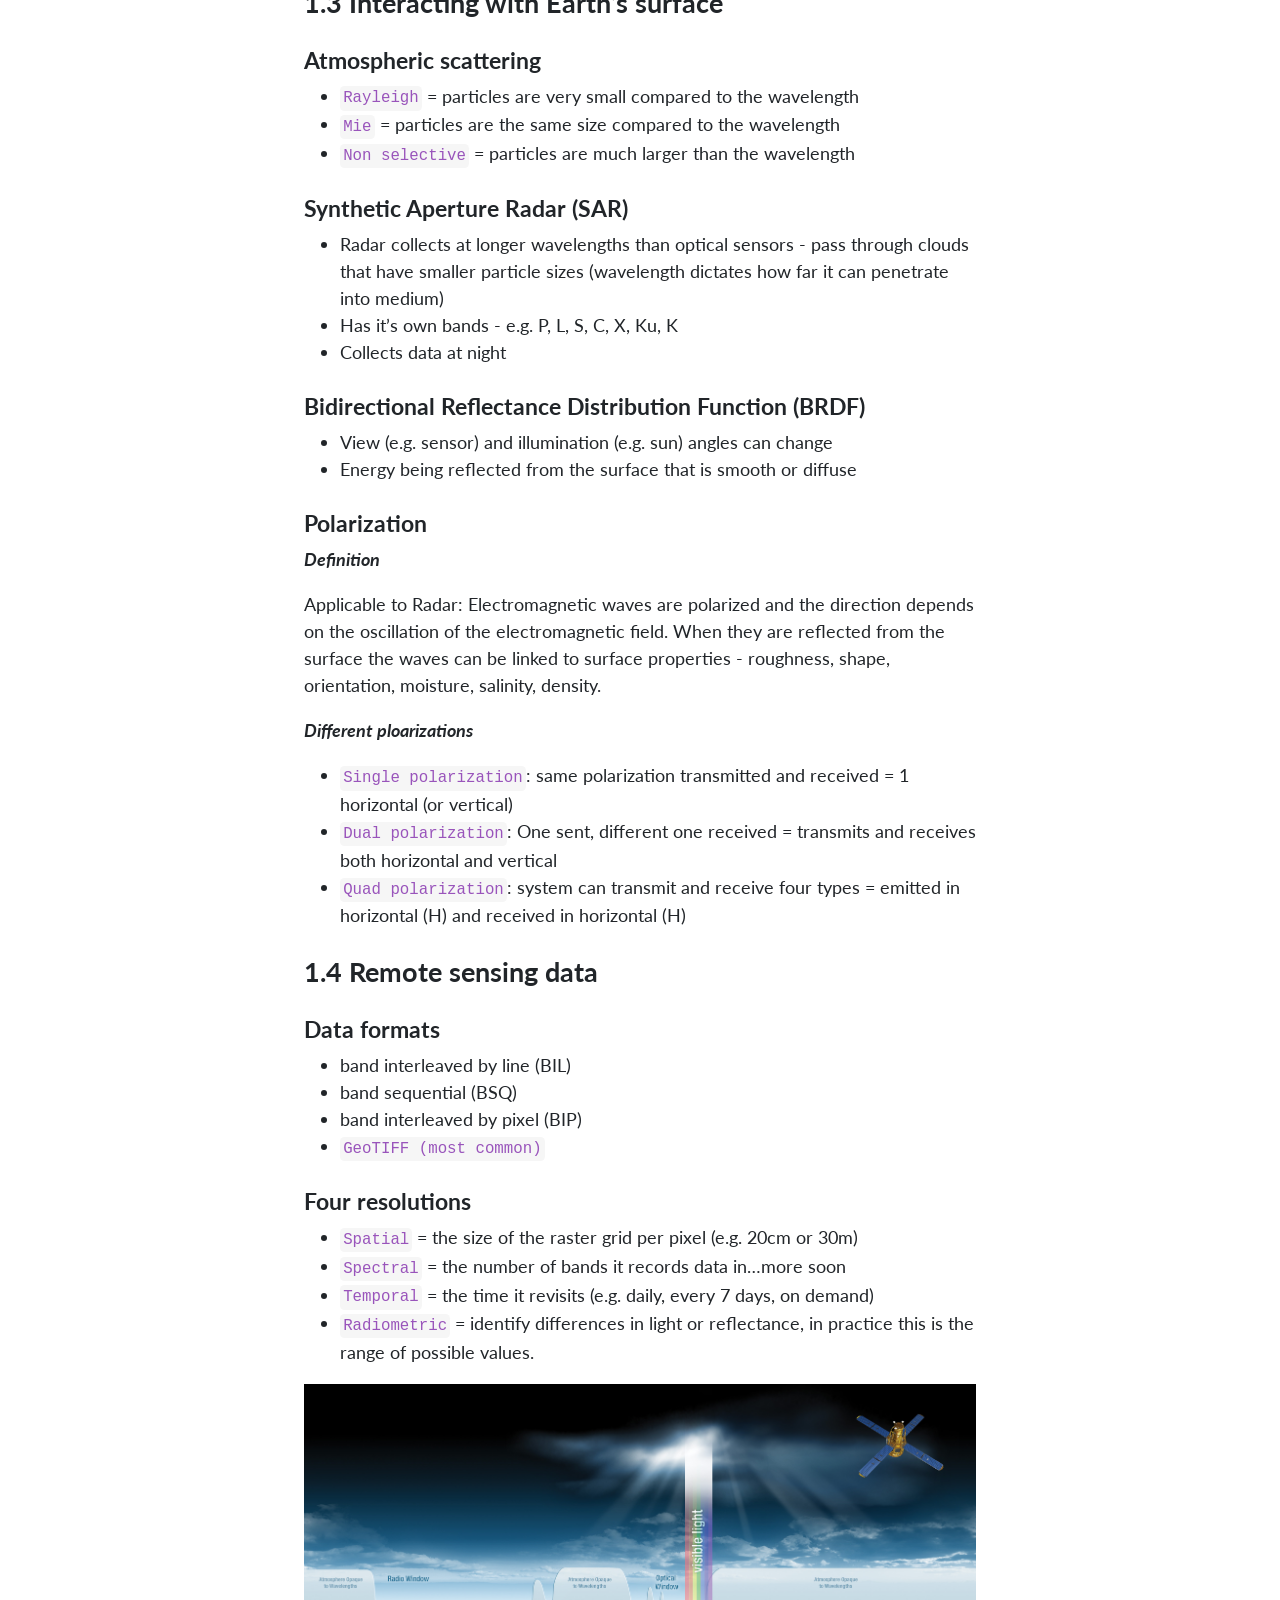
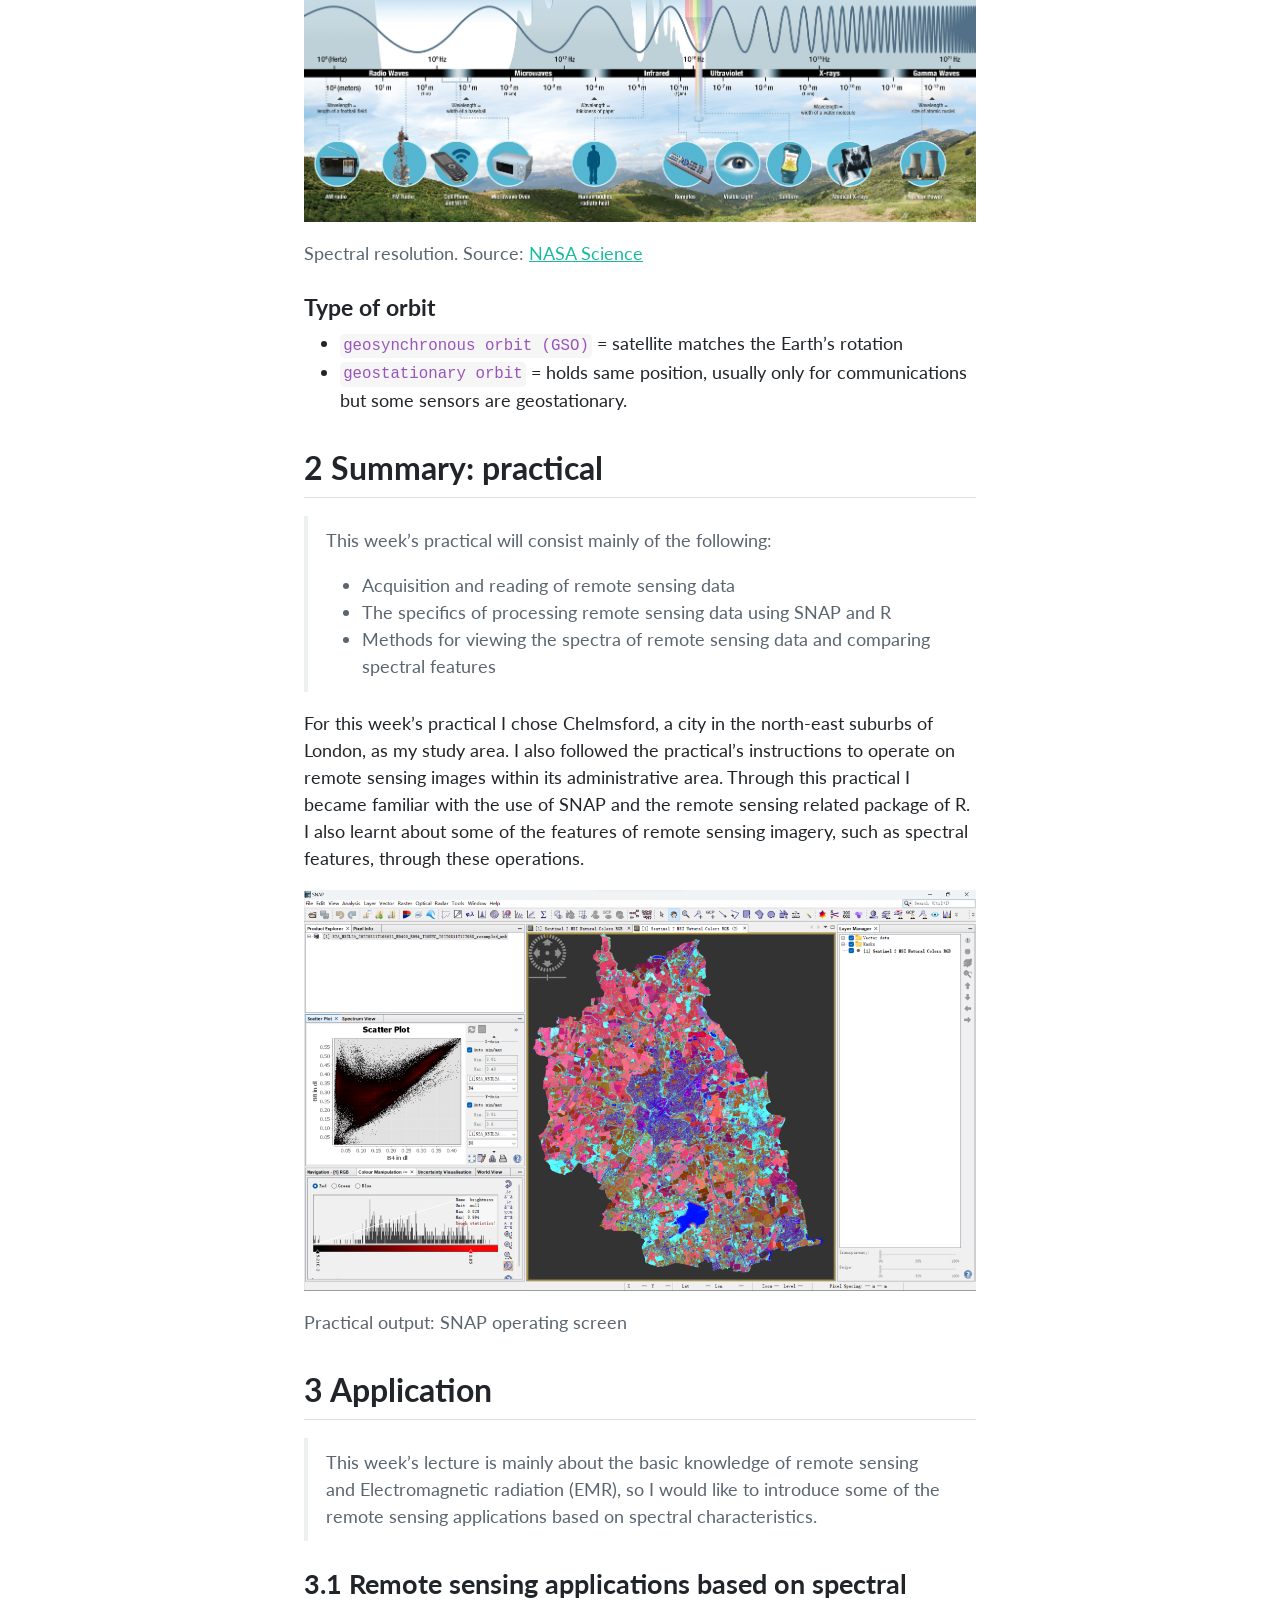
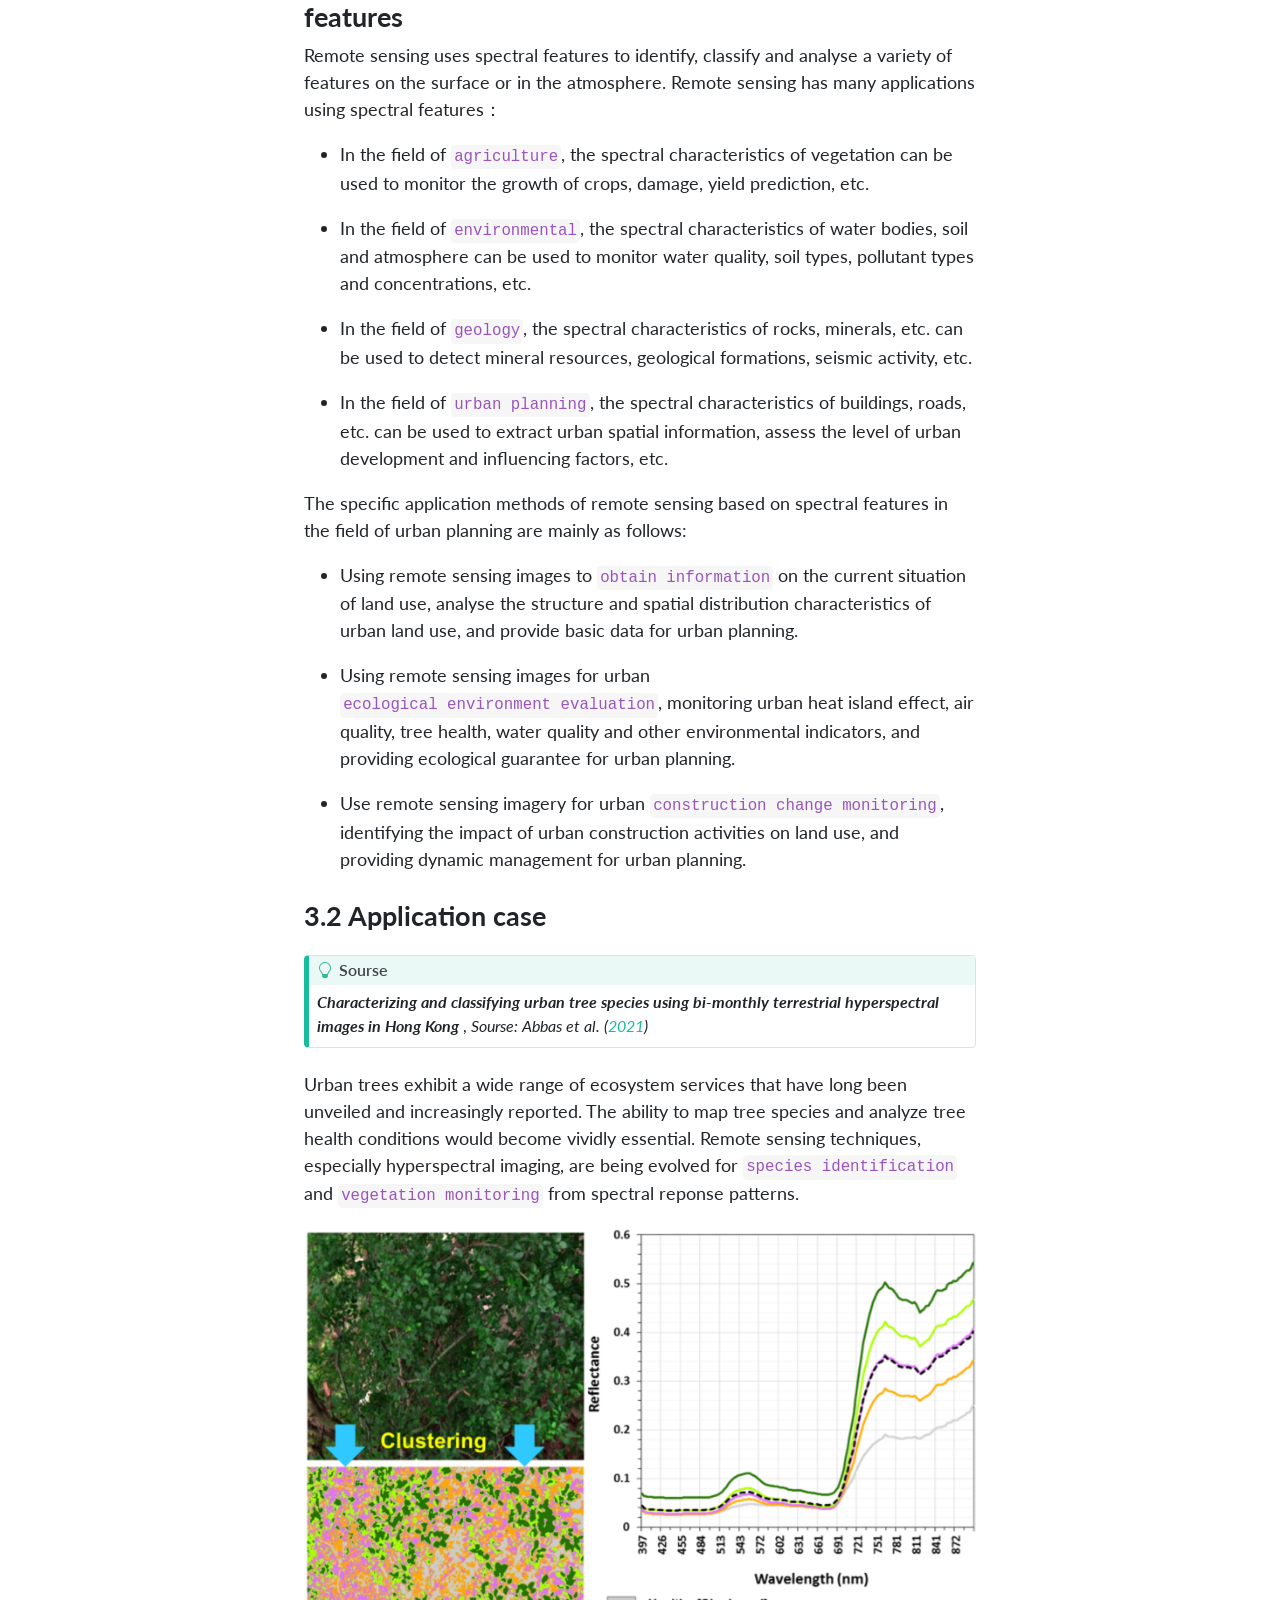
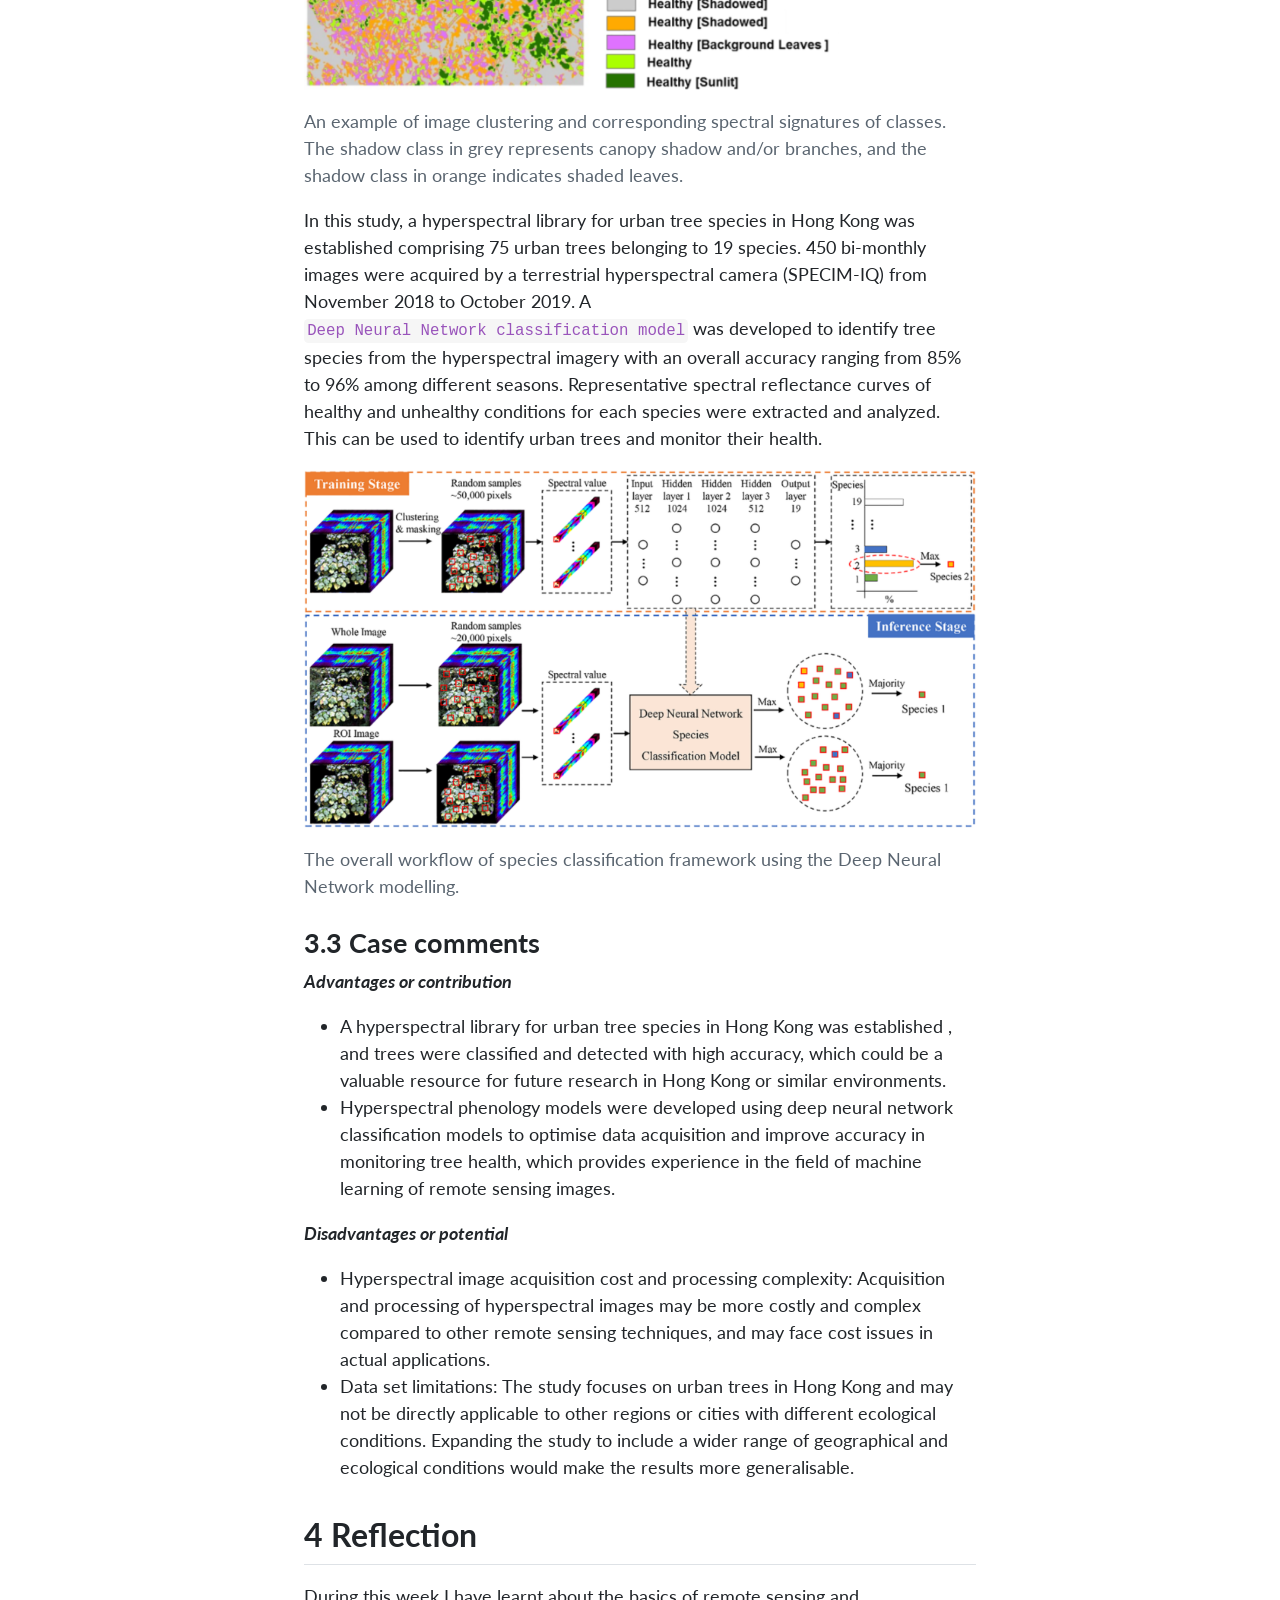
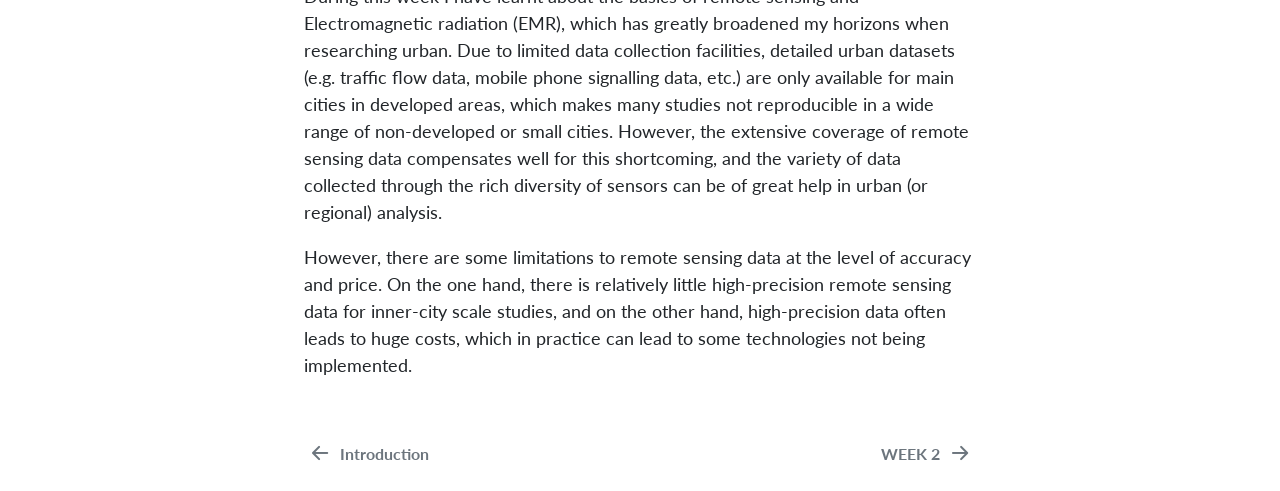
<file: learning_diary/docs/WEEK1.html>
<!DOCTYPE html>
<html xmlns="http://www.w3.org/1999/xhtml" lang="en" xml:lang="en"><head>

<meta charset="utf-8">
<meta name="generator" content="quarto-1.1.251">

<meta name="viewport" content="width=device-width, initial-scale=1.0, user-scalable=yes">


<title>Learning Diary - WEEK 1</title>
<style>
code{white-space: pre-wrap;}
span.smallcaps{font-variant: small-caps;}
div.columns{display: flex; gap: min(4vw, 1.5em);}
div.column{flex: auto; overflow-x: auto;}
div.hanging-indent{margin-left: 1.5em; text-indent: -1.5em;}
ul.task-list{list-style: none;}
ul.task-list li input[type="checkbox"] {
  width: 0.8em;
  margin: 0 0.8em 0.2em -1.6em;
  vertical-align: middle;
}
div.csl-bib-body { }
div.csl-entry {
  clear: both;
}
.hanging div.csl-entry {
  margin-left:2em;
  text-indent:-2em;
}
div.csl-left-margin {
  min-width:2em;
  float:left;
}
div.csl-right-inline {
  margin-left:2em;
  padding-left:1em;
}
div.csl-indent {
  margin-left: 2em;
}
</style>


<script src="site_libs/quarto-nav/quarto-nav.js"></script>
<script src="site_libs/quarto-nav/headroom.min.js"></script>
<script src="site_libs/clipboard/clipboard.min.js"></script>
<script src="site_libs/quarto-search/autocomplete.umd.js"></script>
<script src="site_libs/quarto-search/fuse.min.js"></script>
<script src="site_libs/quarto-search/quarto-search.js"></script>
<meta name="quarto:offset" content="./">
<link href="./WEEK2.html" rel="next">
<link href="./index.html" rel="prev">
<script src="site_libs/quarto-html/quarto.js"></script>
<script src="site_libs/quarto-html/popper.min.js"></script>
<script src="site_libs/quarto-html/tippy.umd.min.js"></script>
<script src="site_libs/quarto-html/anchor.min.js"></script>
<link href="site_libs/quarto-html/tippy.css" rel="stylesheet">
<link href="site_libs/quarto-html/quarto-syntax-highlighting.css" rel="stylesheet" class="quarto-color-scheme" id="quarto-text-highlighting-styles">
<link href="site_libs/quarto-html/quarto-syntax-highlighting-dark.css" rel="prefetch" class="quarto-color-scheme quarto-color-alternate" id="quarto-text-highlighting-styles">
<script src="site_libs/bootstrap/bootstrap.min.js"></script>
<link href="site_libs/bootstrap/bootstrap-icons.css" rel="stylesheet">
<link href="site_libs/bootstrap/bootstrap.min.css" rel="stylesheet" class="quarto-color-scheme" id="quarto-bootstrap" data-mode="light">
<link href="site_libs/bootstrap/bootstrap-dark.min.css" rel="prefetch" class="quarto-color-scheme quarto-color-alternate" id="quarto-bootstrap" data-mode="dark">
<script id="quarto-search-options" type="application/json">{
  "location": "sidebar",
  "copy-button": false,
  "collapse-after": 3,
  "panel-placement": "start",
  "type": "textbox",
  "limit": 20,
  "language": {
    "search-no-results-text": "No results",
    "search-matching-documents-text": "matching documents",
    "search-copy-link-title": "Copy link to search",
    "search-hide-matches-text": "Hide additional matches",
    "search-more-match-text": "more match in this document",
    "search-more-matches-text": "more matches in this document",
    "search-clear-button-title": "Clear",
    "search-detached-cancel-button-title": "Cancel",
    "search-submit-button-title": "Submit"
  }
}</script>


</head>

<body class="nav-sidebar floating">

<div id="quarto-search-results"></div>
  <header id="quarto-header" class="headroom fixed-top">
  <nav class="quarto-secondary-nav" data-bs-toggle="collapse" data-bs-target="#quarto-sidebar" aria-controls="quarto-sidebar" aria-expanded="false" aria-label="Toggle sidebar navigation" onclick="if (window.quartoToggleHeadroom) { window.quartoToggleHeadroom(); }">
    <div class="container-fluid d-flex justify-content-between">
      <h1 class="quarto-secondary-nav-title"><strong>WEEK 1</strong></h1>
      <button type="button" class="quarto-btn-toggle btn" aria-label="Show secondary navigation">
        <i class="bi bi-chevron-right"></i>
      </button>
    </div>
  </nav>
</header>
<!-- content -->
<div id="quarto-content" class="quarto-container page-columns page-rows-contents page-layout-article">
<!-- sidebar -->
  <nav id="quarto-sidebar" class="sidebar collapse sidebar-navigation floating overflow-auto">
    <div class="pt-lg-2 mt-2 text-left sidebar-header">
    <div class="sidebar-title mb-0 py-0">
      <a href="./">Learning Diary</a> 
        <div class="sidebar-tools-main">
    <a href="https://github.com/XianlaiYin/XianlaiYin.github.io" title="Source Code" class="sidebar-tool px-1"><i class="bi bi-github"></i></a>
  <a href="" class="quarto-color-scheme-toggle sidebar-tool" onclick="window.quartoToggleColorScheme(); return false;" title="Toggle dark mode"><i class="bi"></i></a>
</div>
    </div>
      </div>
      <div class="mt-2 flex-shrink-0 align-items-center">
        <div class="sidebar-search">
        <div id="quarto-search" class="" title="Search"></div>
        </div>
      </div>
    <div class="sidebar-menu-container"> 
    <ul class="list-unstyled mt-1">
        <li class="sidebar-item">
  <div class="sidebar-item-container"> 
  <a href="./index.html" class="sidebar-item-text sidebar-link"><strong>Introduction</strong></a>
  </div>
</li>
        <li class="sidebar-item">
  <div class="sidebar-item-container"> 
  <a href="./WEEK1.html" class="sidebar-item-text sidebar-link active"><strong>WEEK 1</strong></a>
  </div>
</li>
        <li class="sidebar-item">
  <div class="sidebar-item-container"> 
  <a href="./WEEK2.html" class="sidebar-item-text sidebar-link"><strong>WEEK 2</strong></a>
  </div>
</li>
        <li class="sidebar-item">
  <div class="sidebar-item-container"> 
  <a href="./WEEK3.html" class="sidebar-item-text sidebar-link"><strong>WEEK 3</strong></a>
  </div>
</li>
        <li class="sidebar-item">
  <div class="sidebar-item-container"> 
  <a href="./WEEK4.html" class="sidebar-item-text sidebar-link"><strong>WEEK 4</strong></a>
  </div>
</li>
        <li class="sidebar-item">
  <div class="sidebar-item-container"> 
  <a href="./WEEK5.html" class="sidebar-item-text sidebar-link"><strong>WEEK 5</strong></a>
  </div>
</li>
        <li class="sidebar-item">
  <div class="sidebar-item-container"> 
  <a href="./WEEK6.html" class="sidebar-item-text sidebar-link"><strong>WEEK 6</strong></a>
  </div>
</li>
        <li class="sidebar-item">
  <div class="sidebar-item-container"> 
  <a href="./WEEK7.html" class="sidebar-item-text sidebar-link"><strong>WEEK 7</strong></a>
  </div>
</li>
        <li class="sidebar-item">
  <div class="sidebar-item-container"> 
  <a href="./WEEK8.html" class="sidebar-item-text sidebar-link"><strong>WEEK 8</strong></a>
  </div>
</li>
        <li class="sidebar-item">
  <div class="sidebar-item-container"> 
  <a href="./references.html" class="sidebar-item-text sidebar-link"><strong>References</strong></a>
  </div>
</li>
    </ul>
    </div>
</nav>
<!-- margin-sidebar -->
    <div id="quarto-margin-sidebar" class="sidebar margin-sidebar">
        <nav id="TOC" role="doc-toc" class="toc-active">
    <h2 id="toc-title">Table of contents</h2>
   
  <ul>
  <li><a href="#summary-lecture" id="toc-summary-lecture" class="nav-link active" data-scroll-target="#summary-lecture"><strong>1 Summary: lecture</strong></a>
  <ul class="collapse">
  <li><a href="#remote-sensing" id="toc-remote-sensing" class="nav-link" data-scroll-target="#remote-sensing"><strong>1.1 Remote sensing</strong></a></li>
  <li><a href="#electromagentic-waves" id="toc-electromagentic-waves" class="nav-link" data-scroll-target="#electromagentic-waves"><strong>1.2 Electromagentic waves</strong></a></li>
  <li><a href="#interacting-with-earths-surface" id="toc-interacting-with-earths-surface" class="nav-link" data-scroll-target="#interacting-with-earths-surface"><strong>1.3 Interacting with Earth’s surface</strong></a></li>
  <li><a href="#remote-sensing-data" id="toc-remote-sensing-data" class="nav-link" data-scroll-target="#remote-sensing-data"><strong>1.4 Remote sensing data</strong></a></li>
  </ul></li>
  <li><a href="#summary-practical" id="toc-summary-practical" class="nav-link" data-scroll-target="#summary-practical"><strong>2 Summary: practical</strong></a></li>
  <li><a href="#application" id="toc-application" class="nav-link" data-scroll-target="#application"><strong>3 Application</strong></a>
  <ul class="collapse">
  <li><a href="#remote-sensing-applications-based-on-spectral-features" id="toc-remote-sensing-applications-based-on-spectral-features" class="nav-link" data-scroll-target="#remote-sensing-applications-based-on-spectral-features"><strong>3.1 Remote sensing applications based on spectral features</strong></a></li>
  <li><a href="#application-case" id="toc-application-case" class="nav-link" data-scroll-target="#application-case"><strong>3.2 Application case</strong></a></li>
  <li><a href="#case-comments" id="toc-case-comments" class="nav-link" data-scroll-target="#case-comments"><strong>3.3 Case comments</strong></a></li>
  </ul></li>
  <li><a href="#reflection" id="toc-reflection" class="nav-link" data-scroll-target="#reflection"><strong>4 Reflection</strong></a></li>
  </ul>
<div class="toc-actions"><div><i class="bi bi-github"></i></div><div class="action-links"><p><a href="https://github.com/XianlaiYin/XianlaiYin.github.io/issues/new" class="toc-action">Report an issue</a></p></div></div></nav>
    </div>
<!-- main -->
<main class="content" id="quarto-document-content">

<header id="title-block-header" class="quarto-title-block default">
<div class="quarto-title">
<h1 class="title d-none d-lg-block"><strong>WEEK 1</strong></h1>
</div>



<div class="quarto-title-meta">

    
    
  </div>
  

</header>

<section id="an-introduction-to-remote-sensing" class="level4 unnumbered">
<h4 class="unnumbered anchored" data-anchor-id="an-introduction-to-remote-sensing"><strong><em>An Introduction to Remote Sensing</em></strong></h4>
<blockquote class="blockquote">
<p>This is a learning diary of CASA0023 WEEK 1, the lecture presentation is <a href="https://andrewmaclachlan.github.io/CASA0023-lecture-1/#1">here</a>, and the practical material is <a href="https://andrewmaclachlan.github.io/CASA0023/intro.html">here</a>.</p>
</blockquote>
</section>
<section id="summary-lecture" class="level2">
<h2 class="anchored" data-anchor-id="summary-lecture"><strong>1 Summary: lecture</strong></h2>
<p>This week’s content focuses on an introduction to basic information on remote sensing and Electromagnetic radiation (EMR).</p>
<div class="quarto-figure quarto-figure-center">
<figure class="figure">
<p><img src="img/WEEK1_Mindmap.svg" class="img-fluid figure-img" style="width:100.0%"></p>
<p></p><figcaption class="figure-caption">Mindmap of Week 1 Leacture</figcaption><p></p>
</figure>
</div>
<hr>
<section id="remote-sensing" class="level3">
<h3 class="anchored" data-anchor-id="remote-sensing"><strong>1.1 Remote sensing</strong></h3>
<section id="definition" class="level4 unnumbered">
<h4 class="unnumbered anchored" data-anchor-id="definition"><strong>Definition</strong></h4>
<p>NASA defines remote sensing as <code>acquiring information from a distance</code>, interchangeable used with Earth Observation or EO.</p>
</section>
<section id="data-acquisition" class="level4 unnumbered">
<h4 class="unnumbered anchored" data-anchor-id="data-acquisition"><strong>Data acquisition</strong></h4>
<p>This is achieved through sensors mounted on a platform, e.g.&nbsp;satellites, planes (aerial imagery), drones, phones, free standing on the ground or sea (with hand held devices), there are more than 150 satellites in orbit carrying sensors.</p>
</section>
<section id="advantages" class="level4 unnumbered">
<h4 class="unnumbered anchored" data-anchor-id="advantages"><strong>Advantages</strong></h4>
<ul>
<li>Mass of data: satellites collect data on the same points on Earth every day to every 16 days</li>
<li>Frequency of update and less reliance on authorities (e.g.&nbsp;London Atlas)</li>
<li>More free resources to process large volumes of data (e.g.&nbsp;Google Earth Engine)</li>
</ul>
</section>
<section id="types-of-sensor" class="level4 unnumbered">
<h4 class="unnumbered anchored" data-anchor-id="types-of-sensor"><strong>Types of sensor</strong></h4>
<p><strong><em>Passive sensor</em></strong></p>
<ul>
<li>Use energy that is available</li>
<li>Don’t emit anything</li>
<li>Usually detecting reflected energy from the sun</li>
<li>Energy is in electromagnetic waves…</li>
<li>Such as: Human eye, camera, satellite sensor</li>
</ul>
<p><strong><em>Active sensor</em></strong></p>
<ul>
<li>Have an energy source for illumination</li>
<li>Actively emits electormagentic waves and then waits to receive</li>
<li>Such as: Radar, X-ray, LiDAR</li>
</ul>
</section>
</section>
<section id="electromagentic-waves" class="level3">
<h3 class="anchored" data-anchor-id="electromagentic-waves"><strong>1.2 Electromagentic waves</strong></h3>
<div class="callout-tip callout callout-style-default callout-captioned">
<div class="callout-header d-flex align-content-center">
<div class="callout-icon-container">
<i class="callout-icon"></i>
</div>
<div class="callout-caption-container flex-fill">
Terms
</div>
</div>
<div class="callout-body-container callout-body">
<ul>
<li>Waves of an electromagnetic field, travel through space and carry radiant energy = <code>Electromagnetic radiation (EMR)</code>. Waves are part of the EMR spectrum.</li>
<li>Energy carried by EMR waves = <code>radiant energy</code></li>
<li>Energy per unit of time = <code>radiant flux</code></li>
<li>Energy from the sun = <code>incoming short wave radiation</code> or <code>shortwave radiation</code></li>
<li>Energy (solar power) from the sun per unit area per unit time (from electromagnetic radiation) = <code>solar irradiance</code> (per unit time - flux)</li>
<li>Energy leaving a surface per unit area per unit time = <code>Exitance (emittance)</code> (per unit time - flux)</li>
<li><em>Flux means time here.</em></li>
</ul>
</div>
</div>
<section id="electromagnetic-radiation-emr" class="level4 unnumbered">
<h4 class="unnumbered anchored" data-anchor-id="electromagnetic-radiation-emr"><strong>Electromagnetic radiation (EMR)</strong></h4>
<p>EMR has both electric and magnetic fields, propagates (moves) as waves: <code>c = vλ</code></p>
<ul>
<li><code>c</code> = velocity of light 3 x 10^8 meters per second</li>
<li><code>v</code> = frequency, rate of oscillation</li>
<li><code>λ</code> = wavelength, distance between two crests</li>
</ul>
<p>EMR isn’t automatically reflected. It experiences a number of changes prior to hitting the sensor</p>
<ul>
<li><code>Surface</code>: Energy being absorbed by the surface and being transmitted through the surface</li>
<li><code>Atmospheric</code>: Energy can be scattered by particles in the atmosphere</li>
</ul>
</section>
</section>
<section id="interacting-with-earths-surface" class="level3">
<h3 class="anchored" data-anchor-id="interacting-with-earths-surface"><strong>1.3 Interacting with Earth’s surface</strong></h3>
<section id="atmospheric-scattering" class="level4 unnumbered">
<h4 class="unnumbered anchored" data-anchor-id="atmospheric-scattering"><strong>Atmospheric scattering</strong></h4>
<ul>
<li><code>Rayleigh</code> = particles are very small compared to the wavelength</li>
<li><code>Mie</code> = particles are the same size compared to the wavelength</li>
<li><code>Non selective</code> = particles are much larger than the wavelength</li>
</ul>
</section>
<section id="synthetic-aperture-radar-sar" class="level4 unnumbered">
<h4 class="unnumbered anchored" data-anchor-id="synthetic-aperture-radar-sar"><strong>Synthetic Aperture Radar (SAR)</strong></h4>
<ul>
<li>Radar collects at longer wavelengths than optical sensors - pass through clouds that have smaller particle sizes (wavelength dictates how far it can penetrate into medium)</li>
<li>Has it’s own bands - e.g.&nbsp;P, L, S, C, X, Ku, K</li>
<li>Collects data at night</li>
</ul>
</section>
<section id="bidirectional-reflectance-distribution-function-brdf" class="level4 unnumbered">
<h4 class="unnumbered anchored" data-anchor-id="bidirectional-reflectance-distribution-function-brdf"><strong>Bidirectional Reflectance Distribution Function (BRDF)</strong></h4>
<ul>
<li>View (e.g.&nbsp;sensor) and illumination (e.g.&nbsp;sun) angles can change</li>
<li>Energy being reflected from the surface that is smooth or diffuse</li>
</ul>
</section>
<section id="polarization" class="level4 unnumbered">
<h4 class="unnumbered anchored" data-anchor-id="polarization"><strong>Polarization</strong></h4>
<p><strong><em>Definition</em></strong></p>
<p>Applicable to Radar: Electromagnetic waves are polarized and the direction depends on the oscillation of the electromagnetic field. When they are reflected from the surface the waves can be linked to surface properties - roughness, shape, orientation, moisture, salinity, density.</p>
<p><strong><em>Different ploarizations</em></strong></p>
<ul>
<li><code>Single polarization</code>: same polarization transmitted and received = 1 horizontal (or vertical)</li>
<li><code>Dual polarization</code>: One sent, different one received = transmits and receives both horizontal and vertical</li>
<li><code>Quad polarization</code>: system can transmit and receive four types = emitted in horizontal (H) and received in horizontal (H)</li>
</ul>
</section>
</section>
<section id="remote-sensing-data" class="level3">
<h3 class="anchored" data-anchor-id="remote-sensing-data"><strong>1.4 Remote sensing data</strong></h3>
<section id="data-formats" class="level4 unnumbered">
<h4 class="unnumbered anchored" data-anchor-id="data-formats"><strong>Data formats</strong></h4>
<ul>
<li>band interleaved by line (BIL)</li>
<li>band sequential (BSQ)</li>
<li>band interleaved by pixel (BIP)</li>
<li><code>GeoTIFF (most common)</code></li>
</ul>
</section>
<section id="four-resolutions" class="level4 unnumbered">
<h4 class="unnumbered anchored" data-anchor-id="four-resolutions"><strong>Four resolutions</strong></h4>
<ul>
<li><code>Spatial</code> = the size of the raster grid per pixel (e.g.&nbsp;20cm or 30m)</li>
<li><code>Spectral</code> = the number of bands it records data in…more soon</li>
<li><code>Temporal</code> = the time it revisits (e.g.&nbsp;daily, every 7 days, on demand)</li>
<li><code>Radiometric</code> = identify differences in light or reflectance, in practice this is the range of possible values.</li>
</ul>
<div class="quarto-figure quarto-figure-center">
<figure class="figure">
<p><img src="img/EMS_Introduction.jpg" class="img-fluid figure-img" style="width:100.0%"></p>
<p></p><figcaption class="figure-caption">Spectral resolution. Source: <a href="https://earthdata.nasa.gov/learn/backgrounders/remote-sensing#orbits">NASA Science</a></figcaption><p></p>
</figure>
</div>
</section>
<section id="type-of-orbit" class="level4 unnumbered">
<h4 class="unnumbered anchored" data-anchor-id="type-of-orbit"><strong>Type of orbit</strong></h4>
<ul>
<li><code>geosynchronous orbit (GSO)</code> = satellite matches the Earth’s rotation</li>
<li><code>geostationary orbit</code> = holds same position, usually only for communications but some sensors are geostationary.</li>
</ul>
</section>
</section>
</section>
<section id="summary-practical" class="level2">
<h2 class="anchored" data-anchor-id="summary-practical"><strong>2 Summary: practical</strong></h2>
<blockquote class="blockquote">
<p>This week’s practical will consist mainly of the following:</p>
<ul>
<li>Acquisition and reading of remote sensing data</li>
<li>The specifics of processing remote sensing data using SNAP and R</li>
<li>Methods for viewing the spectra of remote sensing data and comparing spectral features</li>
</ul>
</blockquote>
<p>For this week’s practical I chose Chelmsford, a city in the north-east suburbs of London, as my study area. I also followed the practical’s instructions to operate on remote sensing images within its administrative area. Through this practical I became familiar with the use of SNAP and the remote sensing related package of R. I also learnt about some of the features of remote sensing imagery, such as spectral features, through these operations.</p>
<div class="quarto-figure quarto-figure-center">
<figure class="figure">
<p><img src="img/SNAP.png" class="img-fluid figure-img" style="width:100.0%"></p>
<p></p><figcaption class="figure-caption">Practical output: SNAP operating screen</figcaption><p></p>
</figure>
</div>
</section>
<section id="application" class="level2">
<h2 class="anchored" data-anchor-id="application"><strong>3 Application</strong></h2>
<blockquote class="blockquote">
<p>This week’s lecture is mainly about the basic knowledge of remote sensing and Electromagnetic radiation (EMR), so I would like to introduce some of the remote sensing applications based on spectral characteristics.</p>
</blockquote>
<section id="remote-sensing-applications-based-on-spectral-features" class="level3">
<h3 class="anchored" data-anchor-id="remote-sensing-applications-based-on-spectral-features"><strong>3.1 Remote sensing applications based on spectral features</strong></h3>
<p>Remote sensing uses spectral features to identify, classify and analyse a variety of features on the surface or in the atmosphere. Remote sensing has many applications using spectral features：</p>
<ul>
<li><p>In the field of <code>agriculture</code>, the spectral characteristics of vegetation can be used to monitor the growth of crops, damage, yield prediction, etc.</p></li>
<li><p>In the field of <code>environmental</code>, the spectral characteristics of water bodies, soil and atmosphere can be used to monitor water quality, soil types, pollutant types and concentrations, etc.</p></li>
<li><p>In the field of <code>geology</code>, the spectral characteristics of rocks, minerals, etc. can be used to detect mineral resources, geological formations, seismic activity, etc.</p></li>
<li><p>In the field of <code>urban planning</code>, the spectral characteristics of buildings, roads, etc. can be used to extract urban spatial information, assess the level of urban development and influencing factors, etc.</p></li>
</ul>
<p>The specific application methods of remote sensing based on spectral features in the field of urban planning are mainly as follows:</p>
<ul>
<li><p>Using remote sensing images to <code>obtain information</code> on the current situation of land use, analyse the structure and spatial distribution characteristics of urban land use, and provide basic data for urban planning.</p></li>
<li><p>Using remote sensing images for urban <code>ecological environment evaluation</code>, monitoring urban heat island effect, air quality, tree health, water quality and other environmental indicators, and providing ecological guarantee for urban planning.</p></li>
<li><p>Use remote sensing imagery for urban <code>construction change monitoring</code>, identifying the impact of urban construction activities on land use, and providing dynamic management for urban planning.</p></li>
</ul>
</section>
<section id="application-case" class="level3">
<h3 class="anchored" data-anchor-id="application-case"><strong>3.2 Application case</strong></h3>
<div class="callout-tip callout callout-style-default callout-captioned">
<div class="callout-header d-flex align-content-center">
<div class="callout-icon-container">
<i class="callout-icon"></i>
</div>
<div class="callout-caption-container flex-fill">
Sourse
</div>
</div>
<div class="callout-body-container callout-body">
<p><strong><em>Characterizing and classifying urban tree species using bi-monthly terrestrial hyperspectral images in Hong Kong</em></strong> , <em>Sourse: <span class="citation" data-cites="abbas_characterizing_2021">Abbas et al. (<a href="references.html#ref-abbas_characterizing_2021" role="doc-biblioref">2021</a>)</span></em></p>
</div>
</div>
<p>Urban trees exhibit a wide range of ecosystem services that have long been unveiled and increasingly reported. The ability to map tree species and analyze tree health conditions would become vividly essential. Remote sensing techniques, especially hyperspectral imaging, are being evolved for <code>species identification</code> and <code>vegetation monitoring</code> from spectral reponse patterns.</p>
<div class="quarto-figure quarto-figure-center">
<figure class="figure">
<p><img src="img/1.png" class="img-fluid figure-img" style="width:100.0%"></p>
<p></p><figcaption class="figure-caption">An example of image clustering and corresponding spectral signatures of classes. The shadow class in grey represents canopy shadow and/or branches, and the shadow class in orange indicates shaded leaves.</figcaption><p></p>
</figure>
</div>
<p>In this study, a hyperspectral library for urban tree species in Hong Kong was established comprising 75 urban trees belonging to 19 species. 450 bi-monthly images were acquired by a terrestrial hyperspectral camera (SPECIM-IQ) from November 2018 to October 2019. A <code>Deep Neural Network classification model</code> was developed to identify tree species from the hyperspectral imagery with an overall accuracy ranging from 85% to 96% among different seasons. Representative spectral reflectance curves of healthy and unhealthy conditions for each species were extracted and analyzed. This can be used to identify urban trees and monitor their health.</p>
<div class="quarto-figure quarto-figure-center">
<figure class="figure">
<p><img src="img/2.png" class="img-fluid figure-img" style="width:100.0%"></p>
<p></p><figcaption class="figure-caption">The overall workflow of species classification framework using the Deep Neural Network modelling.</figcaption><p></p>
</figure>
</div>
</section>
<section id="case-comments" class="level3">
<h3 class="anchored" data-anchor-id="case-comments"><strong>3.3 Case comments</strong></h3>
<p><strong><em>Advantages or contribution</em></strong></p>
<ul>
<li>A hyperspectral library for urban tree species in Hong Kong was established , and trees were classified and detected with high accuracy, which could be a valuable resource for future research in Hong Kong or similar environments.</li>
<li>Hyperspectral phenology models were developed using deep neural network classification models to optimise data acquisition and improve accuracy in monitoring tree health, which provides experience in the field of machine learning of remote sensing images.</li>
</ul>
<p><strong><em>Disadvantages or potential</em></strong></p>
<ul>
<li>Hyperspectral image acquisition cost and processing complexity: Acquisition and processing of hyperspectral images may be more costly and complex compared to other remote sensing techniques, and may face cost issues in actual applications.</li>
<li>Data set limitations: The study focuses on urban trees in Hong Kong and may not be directly applicable to other regions or cities with different ecological conditions. Expanding the study to include a wider range of geographical and ecological conditions would make the results more generalisable.</li>
</ul>
</section>
</section>
<section id="reflection" class="level2">
<h2 class="anchored" data-anchor-id="reflection"><strong>4 Reflection</strong></h2>
<p>During this week I have learnt about the basics of remote sensing and Electromagnetic radiation (EMR), which has greatly broadened my horizons when researching urban. Due to limited data collection facilities, detailed urban datasets (e.g.&nbsp;traffic flow data, mobile phone signalling data, etc.) are only available for main cities in developed areas, which makes many studies not reproducible in a wide range of non-developed or small cities. However, the extensive coverage of remote sensing data compensates well for this shortcoming, and the variety of data collected through the rich diversity of sensors can be of great help in urban (or regional) analysis.</p>
<p>However, there are some limitations to remote sensing data at the level of accuracy and price. On the one hand, there is relatively little high-precision remote sensing data for inner-city scale studies, and on the other hand, high-precision data often leads to huge costs, which in practice can lead to some technologies not being implemented.</p>


<div id="refs" class="references csl-bib-body hanging-indent" role="doc-bibliography" style="display: none">
<div id="ref-abbas_characterizing_2021" class="csl-entry" role="doc-biblioentry">
Abbas, Sawaid, Qian Peng, Man Sing Wong, Zhilin Li, Jicheng Wang, Kathy Tze Kwun Ng, Coco Yin Tung Kwok, and Karena Ka Wai Hui. 2021. <span>“Characterizing and Classifying Urban Tree Species Using Bi-Monthly Terrestrial Hyperspectral Images in <span>Hong</span> <span>Kong</span>.”</span> <em>ISPRS Journal of Photogrammetry and Remote Sensing</em> 177 (July): 204–16. <a href="https://doi.org/10.1016/j.isprsjprs.2021.05.003">https://doi.org/10.1016/j.isprsjprs.2021.05.003</a>.
</div>
</div>
</section>

</main> <!-- /main -->
<script id="quarto-html-after-body" type="application/javascript">
window.document.addEventListener("DOMContentLoaded", function (event) {
  const toggleBodyColorMode = (bsSheetEl) => {
    const mode = bsSheetEl.getAttribute("data-mode");
    const bodyEl = window.document.querySelector("body");
    if (mode === "dark") {
      bodyEl.classList.add("quarto-dark");
      bodyEl.classList.remove("quarto-light");
    } else {
      bodyEl.classList.add("quarto-light");
      bodyEl.classList.remove("quarto-dark");
    }
  }
  const toggleBodyColorPrimary = () => {
    const bsSheetEl = window.document.querySelector("link#quarto-bootstrap");
    if (bsSheetEl) {
      toggleBodyColorMode(bsSheetEl);
    }
  }
  toggleBodyColorPrimary();  
  const disableStylesheet = (stylesheets) => {
    for (let i=0; i < stylesheets.length; i++) {
      const stylesheet = stylesheets[i];
      stylesheet.rel = 'prefetch';
    }
  }
  const enableStylesheet = (stylesheets) => {
    for (let i=0; i < stylesheets.length; i++) {
      const stylesheet = stylesheets[i];
      stylesheet.rel = 'stylesheet';
    }
  }
  const manageTransitions = (selector, allowTransitions) => {
    const els = window.document.querySelectorAll(selector);
    for (let i=0; i < els.length; i++) {
      const el = els[i];
      if (allowTransitions) {
        el.classList.remove('notransition');
      } else {
        el.classList.add('notransition');
      }
    }
  }
  const toggleColorMode = (alternate) => {
    // Switch the stylesheets
    const alternateStylesheets = window.document.querySelectorAll('link.quarto-color-scheme.quarto-color-alternate');
    manageTransitions('#quarto-margin-sidebar .nav-link', false);
    if (alternate) {
      enableStylesheet(alternateStylesheets);
      for (const sheetNode of alternateStylesheets) {
        if (sheetNode.id === "quarto-bootstrap") {
          toggleBodyColorMode(sheetNode);
        }
      }
    } else {
      disableStylesheet(alternateStylesheets);
      toggleBodyColorPrimary();
    }
    manageTransitions('#quarto-margin-sidebar .nav-link', true);
    // Switch the toggles
    const toggles = window.document.querySelectorAll('.quarto-color-scheme-toggle');
    for (let i=0; i < toggles.length; i++) {
      const toggle = toggles[i];
      if (toggle) {
        if (alternate) {
          toggle.classList.add("alternate");     
        } else {
          toggle.classList.remove("alternate");
        }
      }
    }
    // Hack to workaround the fact that safari doesn't
    // properly recolor the scrollbar when toggling (#1455)
    if (navigator.userAgent.indexOf('Safari') > 0 && navigator.userAgent.indexOf('Chrome') == -1) {
      manageTransitions("body", false);
      window.scrollTo(0, 1);
      setTimeout(() => {
        window.scrollTo(0, 0);
        manageTransitions("body", true);
      }, 40);  
    }
  }
  const isFileUrl = () => { 
    return window.location.protocol === 'file:';
  }
  const hasAlternateSentinel = () => {  
    let styleSentinel = getColorSchemeSentinel();
    if (styleSentinel !== null) {
      return styleSentinel === "alternate";
    } else {
      return false;
    }
  }
  const setStyleSentinel = (alternate) => {
    const value = alternate ? "alternate" : "default";
    if (!isFileUrl()) {
      window.localStorage.setItem("quarto-color-scheme", value);
    } else {
      localAlternateSentinel = value;
    }
  }
  const getColorSchemeSentinel = () => {
    if (!isFileUrl()) {
      const storageValue = window.localStorage.getItem("quarto-color-scheme");
      return storageValue != null ? storageValue : localAlternateSentinel;
    } else {
      return localAlternateSentinel;
    }
  }
  let localAlternateSentinel = 'default';
  // Dark / light mode switch
  window.quartoToggleColorScheme = () => {
    // Read the current dark / light value 
    let toAlternate = !hasAlternateSentinel();
    toggleColorMode(toAlternate);
    setStyleSentinel(toAlternate);
  };
  // Ensure there is a toggle, if there isn't float one in the top right
  if (window.document.querySelector('.quarto-color-scheme-toggle') === null) {
    const a = window.document.createElement('a');
    a.classList.add('top-right');
    a.classList.add('quarto-color-scheme-toggle');
    a.href = "";
    a.onclick = function() { try { window.quartoToggleColorScheme(); } catch {} return false; };
    const i = window.document.createElement("i");
    i.classList.add('bi');
    a.appendChild(i);
    window.document.body.appendChild(a);
  }
  // Switch to dark mode if need be
  if (hasAlternateSentinel()) {
    toggleColorMode(true);
  } 
  const icon = "";
  const anchorJS = new window.AnchorJS();
  anchorJS.options = {
    placement: 'right',
    icon: icon
  };
  anchorJS.add('.anchored');
  const clipboard = new window.ClipboardJS('.code-copy-button', {
    target: function(trigger) {
      return trigger.previousElementSibling;
    }
  });
  clipboard.on('success', function(e) {
    // button target
    const button = e.trigger;
    // don't keep focus
    button.blur();
    // flash "checked"
    button.classList.add('code-copy-button-checked');
    var currentTitle = button.getAttribute("title");
    button.setAttribute("title", "Copied!");
    setTimeout(function() {
      button.setAttribute("title", currentTitle);
      button.classList.remove('code-copy-button-checked');
    }, 1000);
    // clear code selection
    e.clearSelection();
  });
  function tippyHover(el, contentFn) {
    const config = {
      allowHTML: true,
      content: contentFn,
      maxWidth: 500,
      delay: 100,
      arrow: false,
      appendTo: function(el) {
          return el.parentElement;
      },
      interactive: true,
      interactiveBorder: 10,
      theme: 'quarto',
      placement: 'bottom-start'
    };
    window.tippy(el, config); 
  }
  const noterefs = window.document.querySelectorAll('a[role="doc-noteref"]');
  for (var i=0; i<noterefs.length; i++) {
    const ref = noterefs[i];
    tippyHover(ref, function() {
      // use id or data attribute instead here
      let href = ref.getAttribute('data-footnote-href') || ref.getAttribute('href');
      try { href = new URL(href).hash; } catch {}
      const id = href.replace(/^#\/?/, "");
      const note = window.document.getElementById(id);
      return note.innerHTML;
    });
  }
  var bibliorefs = window.document.querySelectorAll('a[role="doc-biblioref"]');
  for (var i=0; i<bibliorefs.length; i++) {
    const ref = bibliorefs[i];
    const cites = ref.parentNode.getAttribute('data-cites').split(' ');
    tippyHover(ref, function() {
      var popup = window.document.createElement('div');
      cites.forEach(function(cite) {
        var citeDiv = window.document.createElement('div');
        citeDiv.classList.add('hanging-indent');
        citeDiv.classList.add('csl-entry');
        var biblioDiv = window.document.getElementById('ref-' + cite);
        if (biblioDiv) {
          citeDiv.innerHTML = biblioDiv.innerHTML;
        }
        popup.appendChild(citeDiv);
      });
      return popup.innerHTML;
    });
  }
});
</script>
<nav class="page-navigation">
  <div class="nav-page nav-page-previous">
      <a href="./index.html" class="pagination-link">
        <i class="bi bi-arrow-left-short"></i> <span class="nav-page-text"><strong>Introduction</strong></span>
      </a>          
  </div>
  <div class="nav-page nav-page-next">
      <a href="./WEEK2.html" class="pagination-link">
        <span class="nav-page-text"><strong>WEEK 2</strong></span> <i class="bi bi-arrow-right-short"></i>
      </a>
  </div>
</nav>
</div> <!-- /content -->



</body></html>
</file>
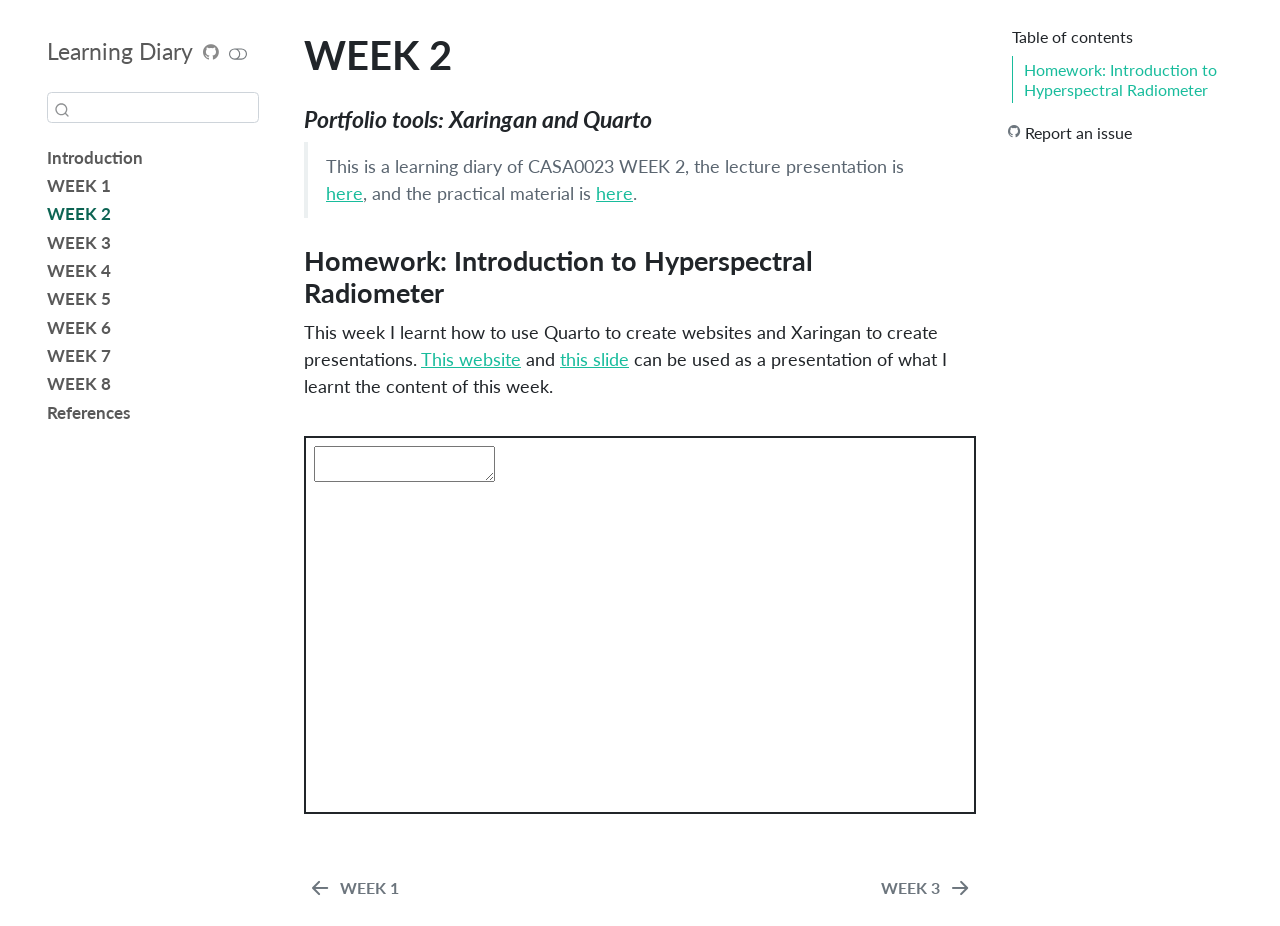
<file: learning_diary/docs/WEEK2.html>
<!DOCTYPE html>
<html xmlns="http://www.w3.org/1999/xhtml" lang="en" xml:lang="en"><head>
<meta http-equiv="Content-Type" content="text/html; charset=UTF-8">
<meta charset="utf-8">
<meta name="generator" content="quarto-1.1.251">
<meta name="viewport" content="width=device-width, initial-scale=1.0, user-scalable=yes">
<title>Learning Diary - WEEK 2</title>
<style>
code{white-space: pre-wrap;}
span.smallcaps{font-variant: small-caps;}
div.columns{display: flex; gap: min(4vw, 1.5em);}
div.column{flex: auto; overflow-x: auto;}
div.hanging-indent{margin-left: 1.5em; text-indent: -1.5em;}
ul.task-list{list-style: none;}
ul.task-list li input[type="checkbox"] {
  width: 0.8em;
  margin: 0 0.8em 0.2em -1.6em;
  vertical-align: middle;
}
</style>

<script src="site_libs/quarto-nav/quarto-nav.js"></script>
<script src="site_libs/quarto-nav/headroom.min.js"></script>
<script src="site_libs/clipboard/clipboard.min.js"></script>
<script src="site_libs/quarto-search/autocomplete.umd.js"></script>
<script src="site_libs/quarto-search/fuse.min.js"></script>
<script src="site_libs/quarto-search/quarto-search.js"></script>
<meta name="quarto:offset" content="./">
<link href="./WEEK3.html" rel="next">
<link href="./WEEK1.html" rel="prev">
<script src="site_libs/quarto-html/quarto.js"></script>
<script src="site_libs/quarto-html/popper.min.js"></script>
<script src="site_libs/quarto-html/tippy.umd.min.js"></script>
<script src="site_libs/quarto-html/anchor.min.js"></script>
<link href="site_libs/quarto-html/tippy.css" rel="stylesheet">
<link href="site_libs/quarto-html/quarto-syntax-highlighting.css" rel="stylesheet" class="quarto-color-scheme" id="quarto-text-highlighting-styles">
<link href="site_libs/quarto-html/quarto-syntax-highlighting-dark.css" rel="prefetch" class="quarto-color-scheme quarto-color-alternate" id="quarto-text-highlighting-styles">
<script src="site_libs/bootstrap/bootstrap.min.js"></script>
<link href="site_libs/bootstrap/bootstrap-icons.css" rel="stylesheet">
<link href="site_libs/bootstrap/bootstrap.min.css" rel="stylesheet" class="quarto-color-scheme" id="quarto-bootstrap" data-mode="light">
<link href="site_libs/bootstrap/bootstrap-dark.min.css" rel="prefetch" class="quarto-color-scheme quarto-color-alternate" id="quarto-bootstrap" data-mode="dark"><script id="quarto-search-options" type="application/json">{
  "location": "sidebar",
  "copy-button": false,
  "collapse-after": 3,
  "panel-placement": "start",
  "type": "textbox",
  "limit": 20,
  "language": {
    "search-no-results-text": "No results",
    "search-matching-documents-text": "matching documents",
    "search-copy-link-title": "Copy link to search",
    "search-hide-matches-text": "Hide additional matches",
    "search-more-match-text": "more match in this document",
    "search-more-matches-text": "more matches in this document",
    "search-clear-button-title": "Clear",
    "search-detached-cancel-button-title": "Cancel",
    "search-submit-button-title": "Submit"
  }
}</script><script src="site_libs/fitvids-2.1.1/fitvids.min.js"></script>
</head>
<body class="nav-sidebar floating">

<div id="quarto-search-results"></div>
  <header id="quarto-header" class="headroom fixed-top"><nav class="quarto-secondary-nav" data-bs-toggle="collapse" data-bs-target="#quarto-sidebar" aria-controls="quarto-sidebar" aria-expanded="false" aria-label="Toggle sidebar navigation" onclick="if (window.quartoToggleHeadroom) { window.quartoToggleHeadroom(); }"><div class="container-fluid d-flex justify-content-between">
      <h1 class="quarto-secondary-nav-title"><strong>WEEK 2</strong></h1>
      <button type="button" class="quarto-btn-toggle btn" aria-label="Show secondary navigation">
        <i class="bi bi-chevron-right"></i>
      </button>
    </div>
  </nav></header><!-- content --><div id="quarto-content" class="quarto-container page-columns page-rows-contents page-layout-article">
<!-- sidebar -->
  <nav id="quarto-sidebar" class="sidebar collapse sidebar-navigation floating overflow-auto"><div class="pt-lg-2 mt-2 text-left sidebar-header">
    <div class="sidebar-title mb-0 py-0">
      <a href="./">Learning Diary</a> 
        <div class="sidebar-tools-main">
    <a href="https://github.com/XianlaiYin/XianlaiYin.github.io" title="Source Code" class="sidebar-tool px-1"><i class="bi bi-github"></i></a>
  <a href="" class="quarto-color-scheme-toggle sidebar-tool" onclick="window.quartoToggleColorScheme(); return false;" title="Toggle dark mode"><i class="bi"></i></a>
</div>
    </div>
      </div>
      <div class="mt-2 flex-shrink-0 align-items-center">
        <div class="sidebar-search">
        <div id="quarto-search" class="" title="Search"></div>
        </div>
      </div>
    <div class="sidebar-menu-container"> 
    <ul class="list-unstyled mt-1">
<li class="sidebar-item">
  <div class="sidebar-item-container"> 
  <a href="./index.html" class="sidebar-item-text sidebar-link"><strong>Introduction</strong></a>
  </div>
</li>
        <li class="sidebar-item">
  <div class="sidebar-item-container"> 
  <a href="./WEEK1.html" class="sidebar-item-text sidebar-link"><strong>WEEK 1</strong></a>
  </div>
</li>
        <li class="sidebar-item">
  <div class="sidebar-item-container"> 
  <a href="./WEEK2.html" class="sidebar-item-text sidebar-link active"><strong>WEEK 2</strong></a>
  </div>
</li>
        <li class="sidebar-item">
  <div class="sidebar-item-container"> 
  <a href="./WEEK3.html" class="sidebar-item-text sidebar-link"><strong>WEEK 3</strong></a>
  </div>
</li>
        <li class="sidebar-item">
  <div class="sidebar-item-container"> 
  <a href="./WEEK4.html" class="sidebar-item-text sidebar-link"><strong>WEEK 4</strong></a>
  </div>
</li>
        <li class="sidebar-item">
  <div class="sidebar-item-container"> 
  <a href="./WEEK5.html" class="sidebar-item-text sidebar-link"><strong>WEEK 5</strong></a>
  </div>
</li>
        <li class="sidebar-item">
  <div class="sidebar-item-container"> 
  <a href="./WEEK6.html" class="sidebar-item-text sidebar-link"><strong>WEEK 6</strong></a>
  </div>
</li>
        <li class="sidebar-item">
  <div class="sidebar-item-container"> 
  <a href="./WEEK7.html" class="sidebar-item-text sidebar-link"><strong>WEEK 7</strong></a>
  </div>
</li>
        <li class="sidebar-item">
  <div class="sidebar-item-container"> 
  <a href="./WEEK8.html" class="sidebar-item-text sidebar-link"><strong>WEEK 8</strong></a>
  </div>
</li>
        <li class="sidebar-item">
  <div class="sidebar-item-container"> 
  <a href="./references.html" class="sidebar-item-text sidebar-link"><strong>References</strong></a>
  </div>
</li>
    </ul>
</div>
</nav><!-- margin-sidebar --><div id="quarto-margin-sidebar" class="sidebar margin-sidebar">
        <nav id="TOC" role="doc-toc" class="toc-active"><h2 id="toc-title">Table of contents</h2>
   
  <ul>
<li><a href="#homework-introduction-to-hyperspectral-radiometer" id="toc-homework-introduction-to-hyperspectral-radiometer" class="nav-link active" data-scroll-target="#homework-introduction-to-hyperspectral-radiometer"><strong>Homework: Introduction to Hyperspectral Radiometer</strong></a></li>
  </ul><div class="toc-actions"><div><i class="bi bi-github"></i></div><div class="action-links"><p><a href="https://github.com/XianlaiYin/XianlaiYin.github.io/issues/new" class="toc-action">Report an issue</a></p></div></div></nav>
    </div>
<!-- main -->
<main class="content" id="quarto-document-content"><header id="title-block-header" class="quarto-title-block default"><div class="quarto-title">
<h1 class="title d-none d-lg-block"><strong>WEEK 2</strong></h1>
</div>



<div class="quarto-title-meta">

    
    
  </div>
  

</header><section id="portfolio-tools-xaringan-and-quarto" class="level4 unnumbered"><h4 class="unnumbered anchored" data-anchor-id="portfolio-tools-xaringan-and-quarto"><strong><em>Portfolio tools: Xaringan and Quarto</em></strong></h4>
<blockquote class="blockquote">
<p>This is a learning diary of CASA0023 WEEK 2, the lecture presentation is <a href="https://andrewmaclachlan.github.io/CASA0023-lecture-2/#1">here</a>, and the practical material is <a href="https://andrewmaclachlan.github.io/CASA0023/2_portfolio.html">here</a>.</p>
</blockquote>
</section><section id="homework-introduction-to-hyperspectral-radiometer" class="level3"><h3 class="anchored" data-anchor-id="homework-introduction-to-hyperspectral-radiometer"><strong>Homework: Introduction to Hyperspectral Radiometer</strong></h3>
<p>This week I learnt how to use Quarto to create websites and Xaringan to create presentations. <a href="https://xianlaiyin.github.io/learning_diary/docs/">This website</a> and <a href="https://xianlaiyin.github.io/week2_xaringan/week2_xaringan.html#1">this slide</a> can be used as a presentation of what I learnt the content of this week.</p>
<div class="cell">
<div class="cell-output-display">
<div class="shareagain" style="min-width:300px;margin:1em auto;" data-exeternal="1">
<iframe src="https://xianlaiyin.github.io/learning_diary/week2_xaringan/week2_xaringan.html#1" width="1600" height="900" style="border:2px solid currentColor;" loading="lazy" allowfullscreen=""></iframe>
<script>fitvids('.shareagain', {players: 'iframe'});</script>
</div>
</div>
</div>


</section></main><!-- /main --><script id="quarto-html-after-body" type="application/javascript">
window.document.addEventListener("DOMContentLoaded", function (event) {
  const toggleBodyColorMode = (bsSheetEl) => {
    const mode = bsSheetEl.getAttribute("data-mode");
    const bodyEl = window.document.querySelector("body");
    if (mode === "dark") {
      bodyEl.classList.add("quarto-dark");
      bodyEl.classList.remove("quarto-light");
    } else {
      bodyEl.classList.add("quarto-light");
      bodyEl.classList.remove("quarto-dark");
    }
  }
  const toggleBodyColorPrimary = () => {
    const bsSheetEl = window.document.querySelector("link#quarto-bootstrap");
    if (bsSheetEl) {
      toggleBodyColorMode(bsSheetEl);
    }
  }
  toggleBodyColorPrimary();  
  const disableStylesheet = (stylesheets) => {
    for (let i=0; i < stylesheets.length; i++) {
      const stylesheet = stylesheets[i];
      stylesheet.rel = 'prefetch';
    }
  }
  const enableStylesheet = (stylesheets) => {
    for (let i=0; i < stylesheets.length; i++) {
      const stylesheet = stylesheets[i];
      stylesheet.rel = 'stylesheet';
    }
  }
  const manageTransitions = (selector, allowTransitions) => {
    const els = window.document.querySelectorAll(selector);
    for (let i=0; i < els.length; i++) {
      const el = els[i];
      if (allowTransitions) {
        el.classList.remove('notransition');
      } else {
        el.classList.add('notransition');
      }
    }
  }
  const toggleColorMode = (alternate) => {
    // Switch the stylesheets
    const alternateStylesheets = window.document.querySelectorAll('link.quarto-color-scheme.quarto-color-alternate');
    manageTransitions('#quarto-margin-sidebar .nav-link', false);
    if (alternate) {
      enableStylesheet(alternateStylesheets);
      for (const sheetNode of alternateStylesheets) {
        if (sheetNode.id === "quarto-bootstrap") {
          toggleBodyColorMode(sheetNode);
        }
      }
    } else {
      disableStylesheet(alternateStylesheets);
      toggleBodyColorPrimary();
    }
    manageTransitions('#quarto-margin-sidebar .nav-link', true);
    // Switch the toggles
    const toggles = window.document.querySelectorAll('.quarto-color-scheme-toggle');
    for (let i=0; i < toggles.length; i++) {
      const toggle = toggles[i];
      if (toggle) {
        if (alternate) {
          toggle.classList.add("alternate");     
        } else {
          toggle.classList.remove("alternate");
        }
      }
    }
    // Hack to workaround the fact that safari doesn't
    // properly recolor the scrollbar when toggling (#1455)
    if (navigator.userAgent.indexOf('Safari') > 0 && navigator.userAgent.indexOf('Chrome') == -1) {
      manageTransitions("body", false);
      window.scrollTo(0, 1);
      setTimeout(() => {
        window.scrollTo(0, 0);
        manageTransitions("body", true);
      }, 40);  
    }
  }
  const isFileUrl = () => { 
    return window.location.protocol === 'file:';
  }
  const hasAlternateSentinel = () => {  
    let styleSentinel = getColorSchemeSentinel();
    if (styleSentinel !== null) {
      return styleSentinel === "alternate";
    } else {
      return false;
    }
  }
  const setStyleSentinel = (alternate) => {
    const value = alternate ? "alternate" : "default";
    if (!isFileUrl()) {
      window.localStorage.setItem("quarto-color-scheme", value);
    } else {
      localAlternateSentinel = value;
    }
  }
  const getColorSchemeSentinel = () => {
    if (!isFileUrl()) {
      const storageValue = window.localStorage.getItem("quarto-color-scheme");
      return storageValue != null ? storageValue : localAlternateSentinel;
    } else {
      return localAlternateSentinel;
    }
  }
  let localAlternateSentinel = 'default';
  // Dark / light mode switch
  window.quartoToggleColorScheme = () => {
    // Read the current dark / light value 
    let toAlternate = !hasAlternateSentinel();
    toggleColorMode(toAlternate);
    setStyleSentinel(toAlternate);
  };
  // Ensure there is a toggle, if there isn't float one in the top right
  if (window.document.querySelector('.quarto-color-scheme-toggle') === null) {
    const a = window.document.createElement('a');
    a.classList.add('top-right');
    a.classList.add('quarto-color-scheme-toggle');
    a.href = "";
    a.onclick = function() { try { window.quartoToggleColorScheme(); } catch {} return false; };
    const i = window.document.createElement("i");
    i.classList.add('bi');
    a.appendChild(i);
    window.document.body.appendChild(a);
  }
  // Switch to dark mode if need be
  if (hasAlternateSentinel()) {
    toggleColorMode(true);
  } 
  const icon = "";
  const anchorJS = new window.AnchorJS();
  anchorJS.options = {
    placement: 'right',
    icon: icon
  };
  anchorJS.add('.anchored');
  const clipboard = new window.ClipboardJS('.code-copy-button', {
    target: function(trigger) {
      return trigger.previousElementSibling;
    }
  });
  clipboard.on('success', function(e) {
    // button target
    const button = e.trigger;
    // don't keep focus
    button.blur();
    // flash "checked"
    button.classList.add('code-copy-button-checked');
    var currentTitle = button.getAttribute("title");
    button.setAttribute("title", "Copied!");
    setTimeout(function() {
      button.setAttribute("title", currentTitle);
      button.classList.remove('code-copy-button-checked');
    }, 1000);
    // clear code selection
    e.clearSelection();
  });
  function tippyHover(el, contentFn) {
    const config = {
      allowHTML: true,
      content: contentFn,
      maxWidth: 500,
      delay: 100,
      arrow: false,
      appendTo: function(el) {
          return el.parentElement;
      },
      interactive: true,
      interactiveBorder: 10,
      theme: 'quarto',
      placement: 'bottom-start'
    };
    window.tippy(el, config); 
  }
  const noterefs = window.document.querySelectorAll('a[role="doc-noteref"]');
  for (var i=0; i<noterefs.length; i++) {
    const ref = noterefs[i];
    tippyHover(ref, function() {
      // use id or data attribute instead here
      let href = ref.getAttribute('data-footnote-href') || ref.getAttribute('href');
      try { href = new URL(href).hash; } catch {}
      const id = href.replace(/^#\/?/, "");
      const note = window.document.getElementById(id);
      return note.innerHTML;
    });
  }
  var bibliorefs = window.document.querySelectorAll('a[role="doc-biblioref"]');
  for (var i=0; i<bibliorefs.length; i++) {
    const ref = bibliorefs[i];
    const cites = ref.parentNode.getAttribute('data-cites').split(' ');
    tippyHover(ref, function() {
      var popup = window.document.createElement('div');
      cites.forEach(function(cite) {
        var citeDiv = window.document.createElement('div');
        citeDiv.classList.add('hanging-indent');
        citeDiv.classList.add('csl-entry');
        var biblioDiv = window.document.getElementById('ref-' + cite);
        if (biblioDiv) {
          citeDiv.innerHTML = biblioDiv.innerHTML;
        }
        popup.appendChild(citeDiv);
      });
      return popup.innerHTML;
    });
  }
});
</script><nav class="page-navigation"><div class="nav-page nav-page-previous">
      <a href="./WEEK1.html" class="pagination-link">
        <i class="bi bi-arrow-left-short"></i> <span class="nav-page-text"><strong>WEEK 1</strong></span>
      </a>          
  </div>
  <div class="nav-page nav-page-next">
      <a href="./WEEK3.html" class="pagination-link">
        <span class="nav-page-text"><strong>WEEK 3</strong></span> <i class="bi bi-arrow-right-short"></i>
      </a>
  </div>
</nav>
</div> <!-- /content -->



</body></html>
</file>
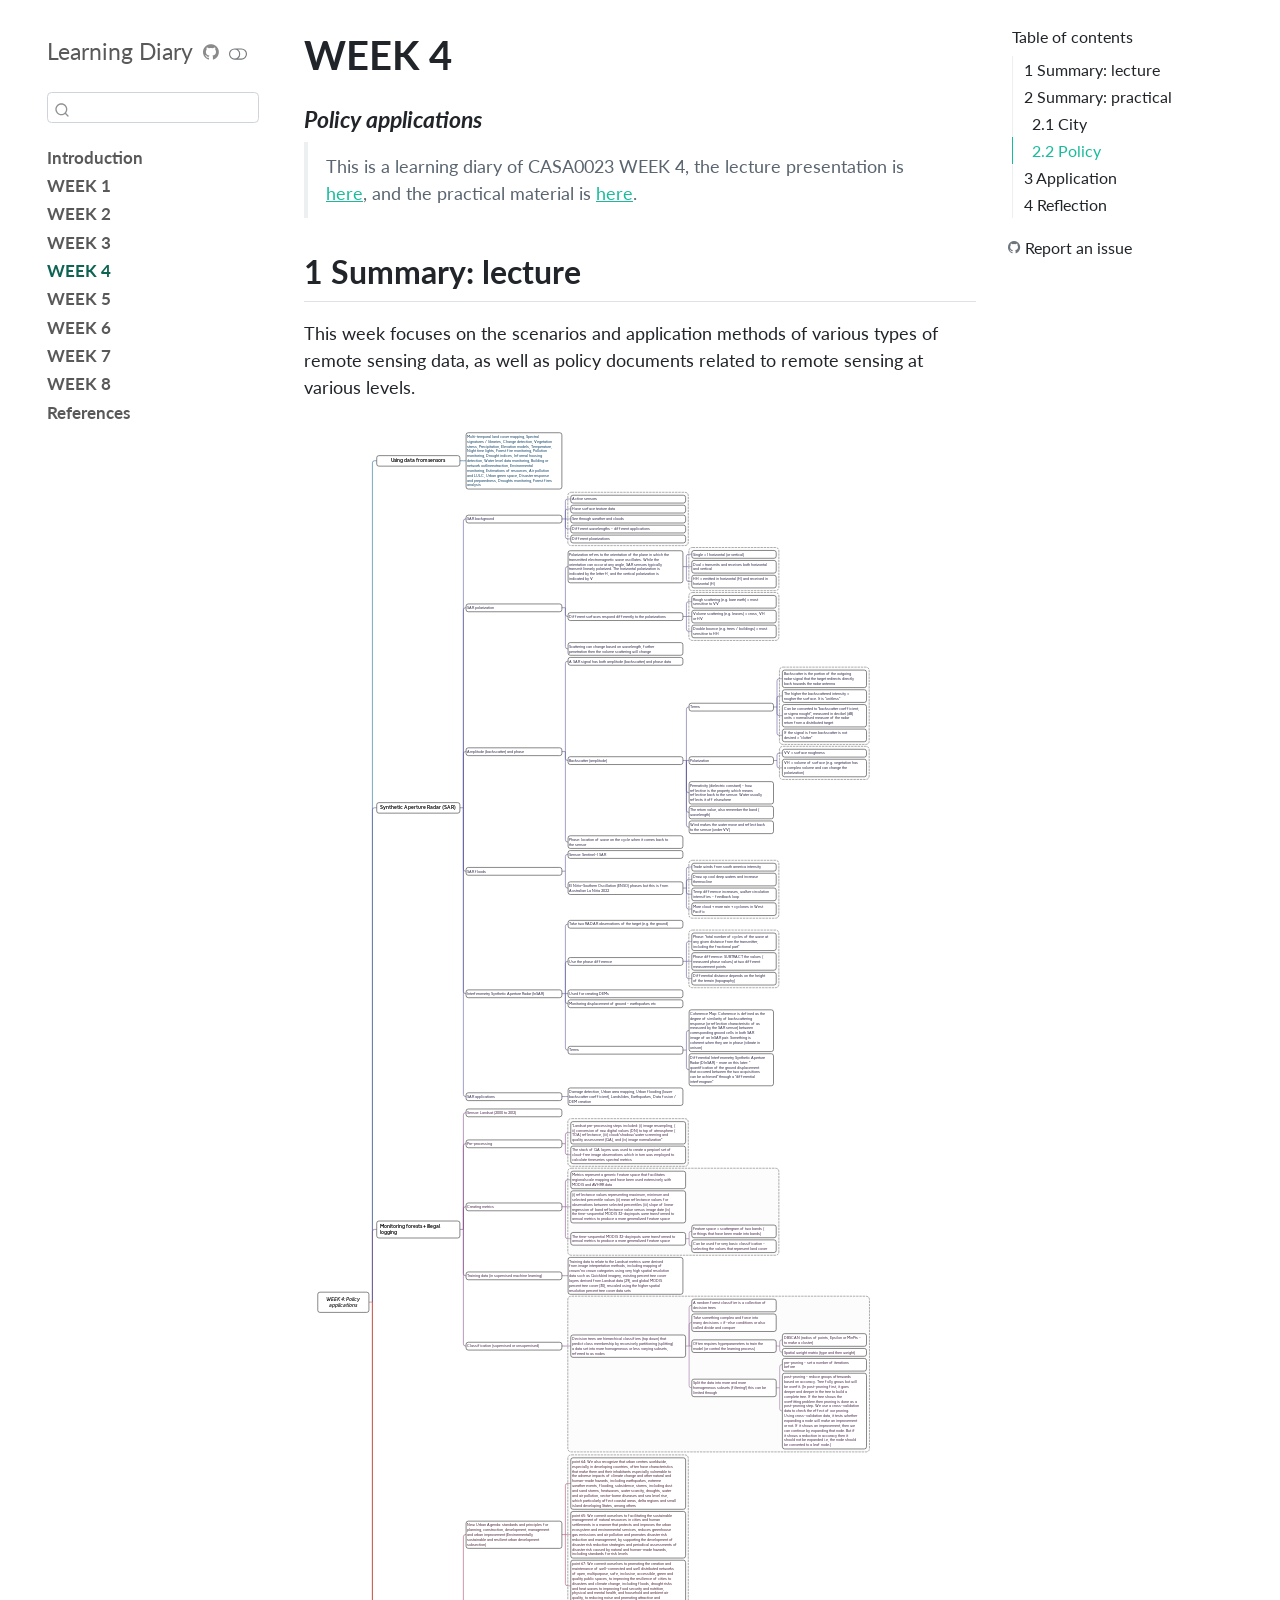
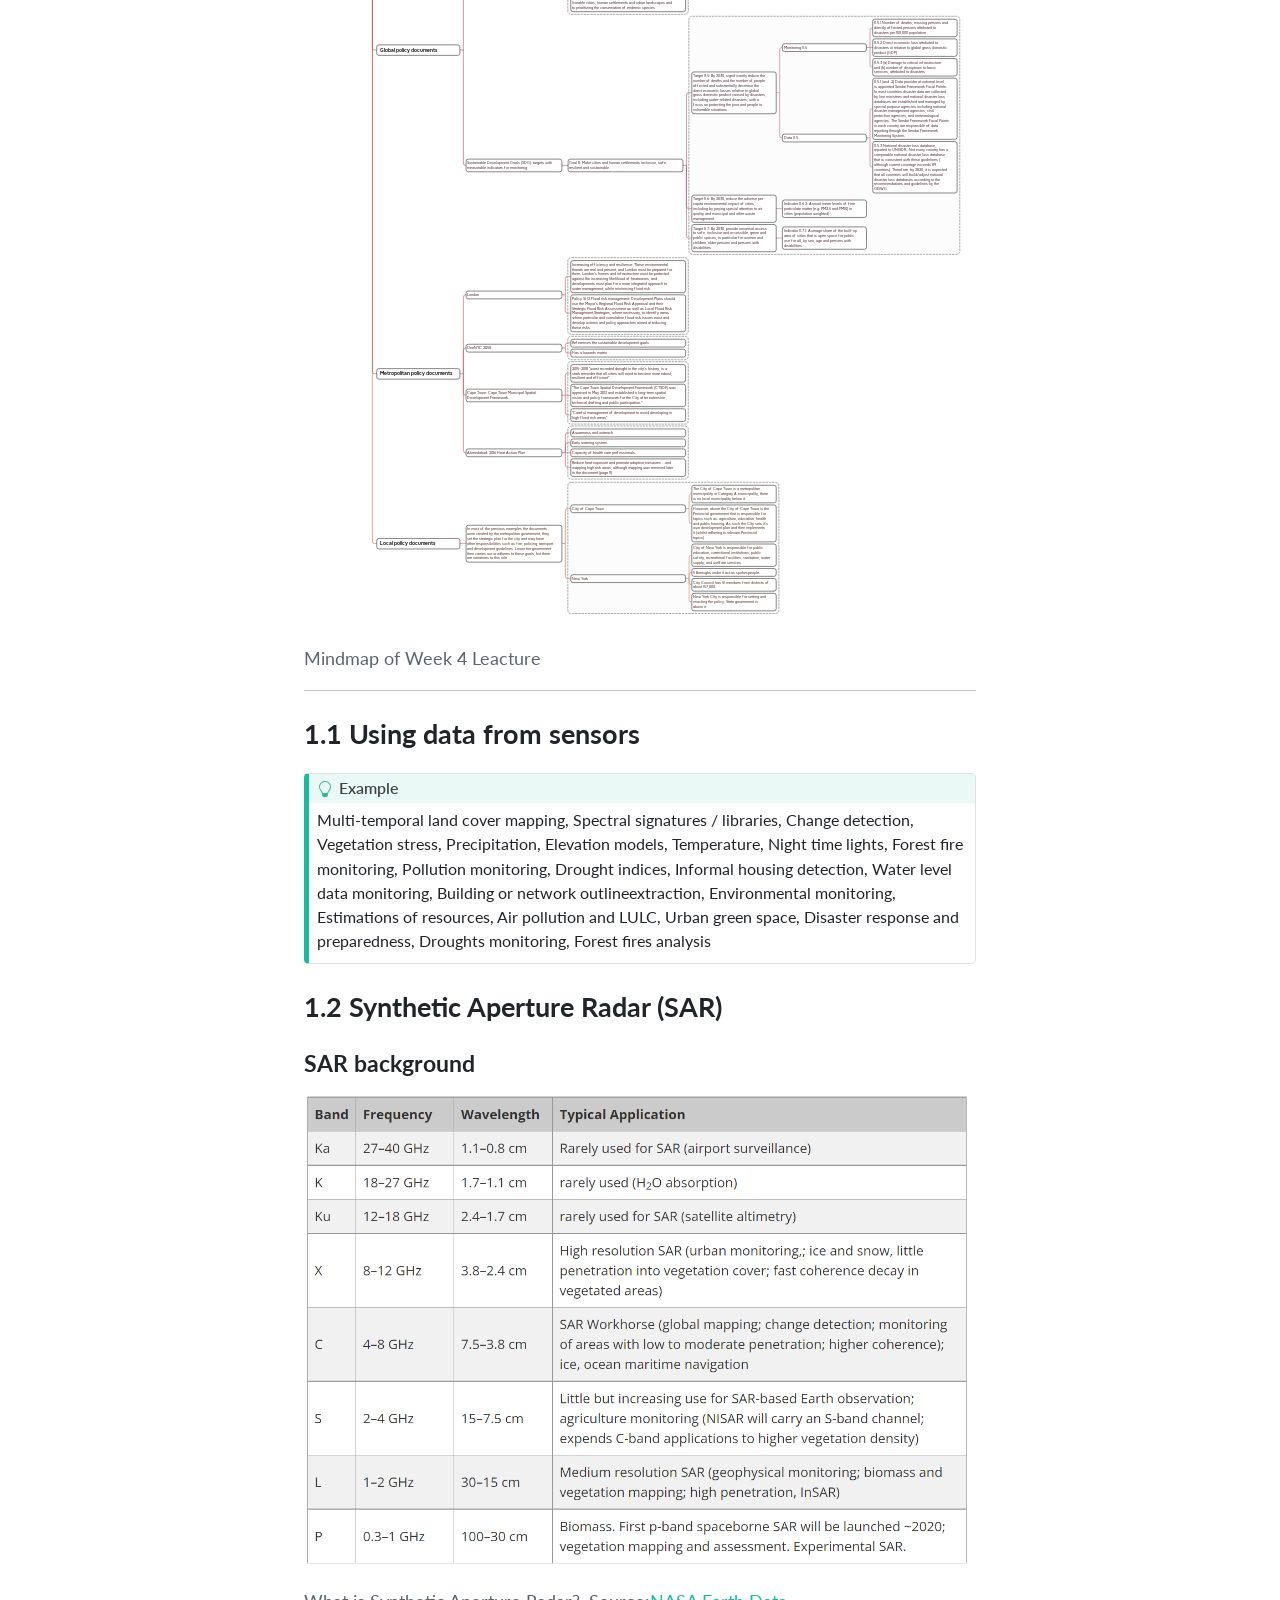
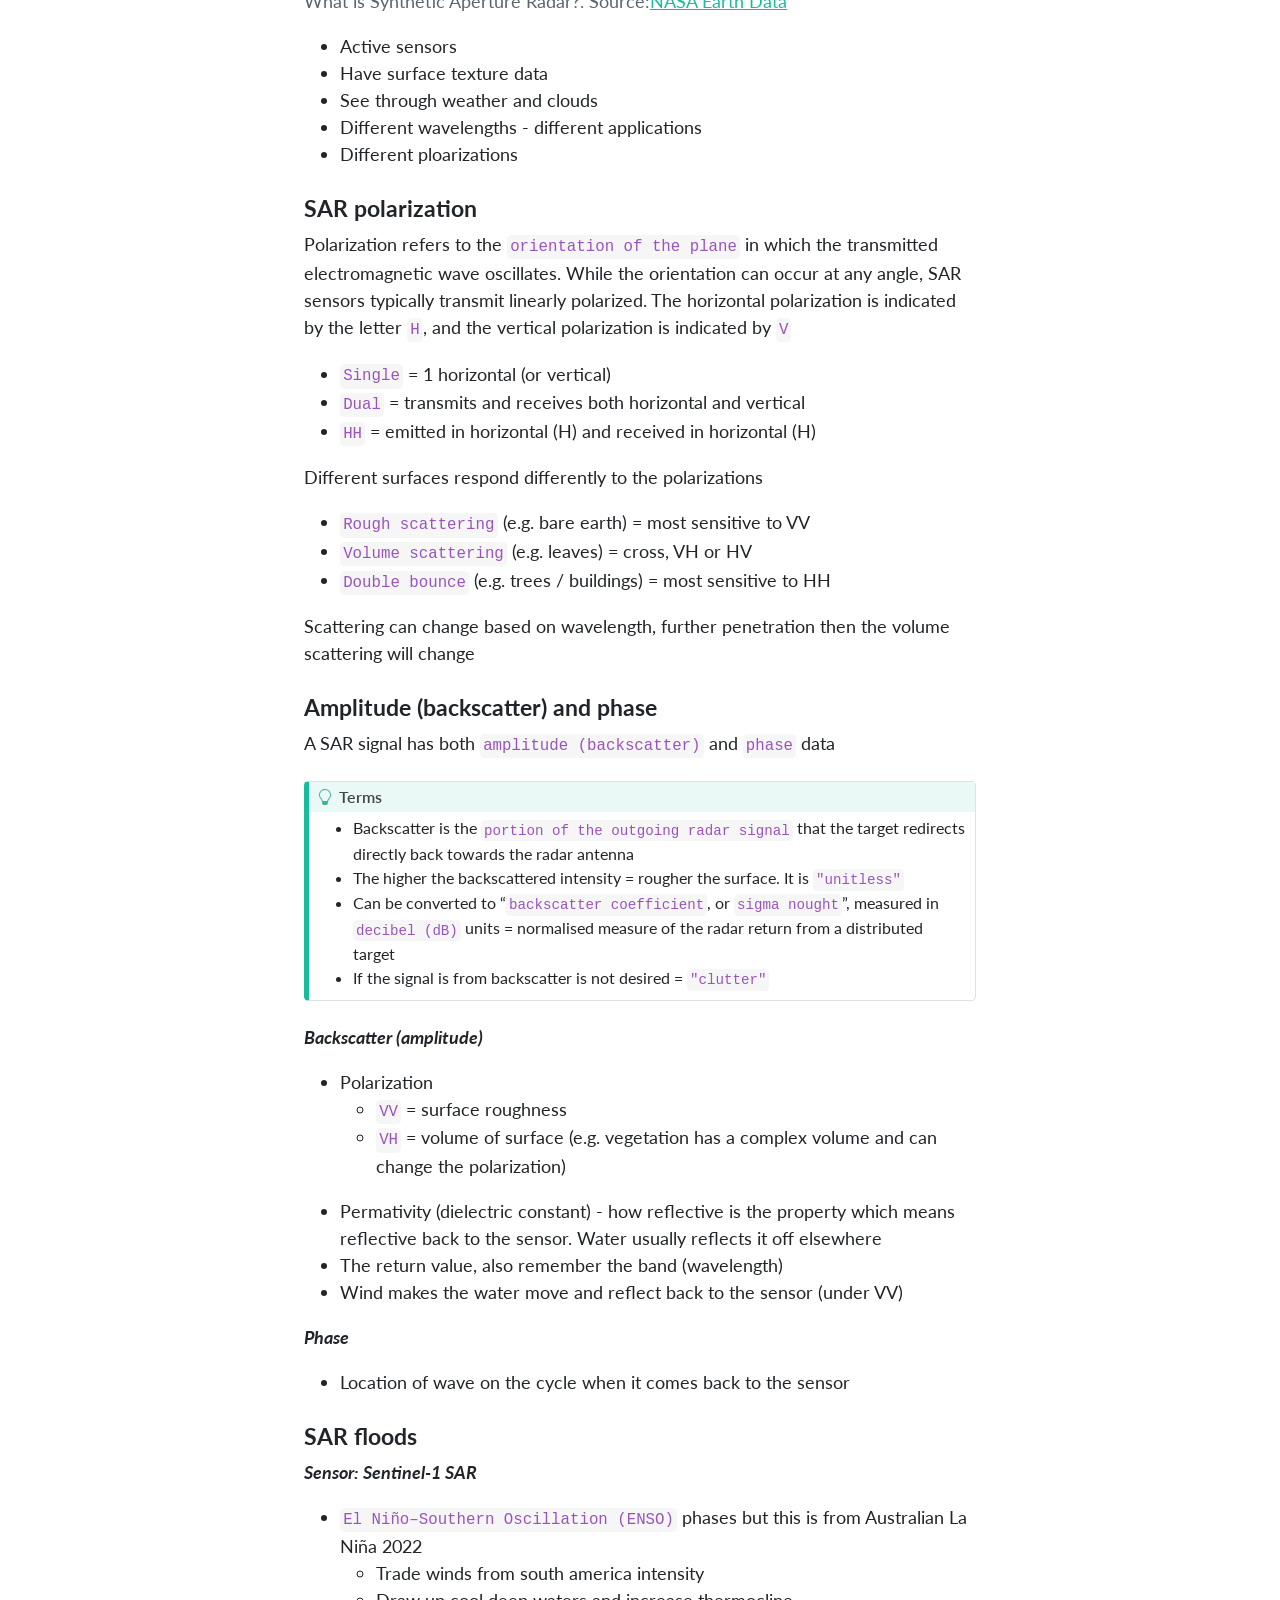
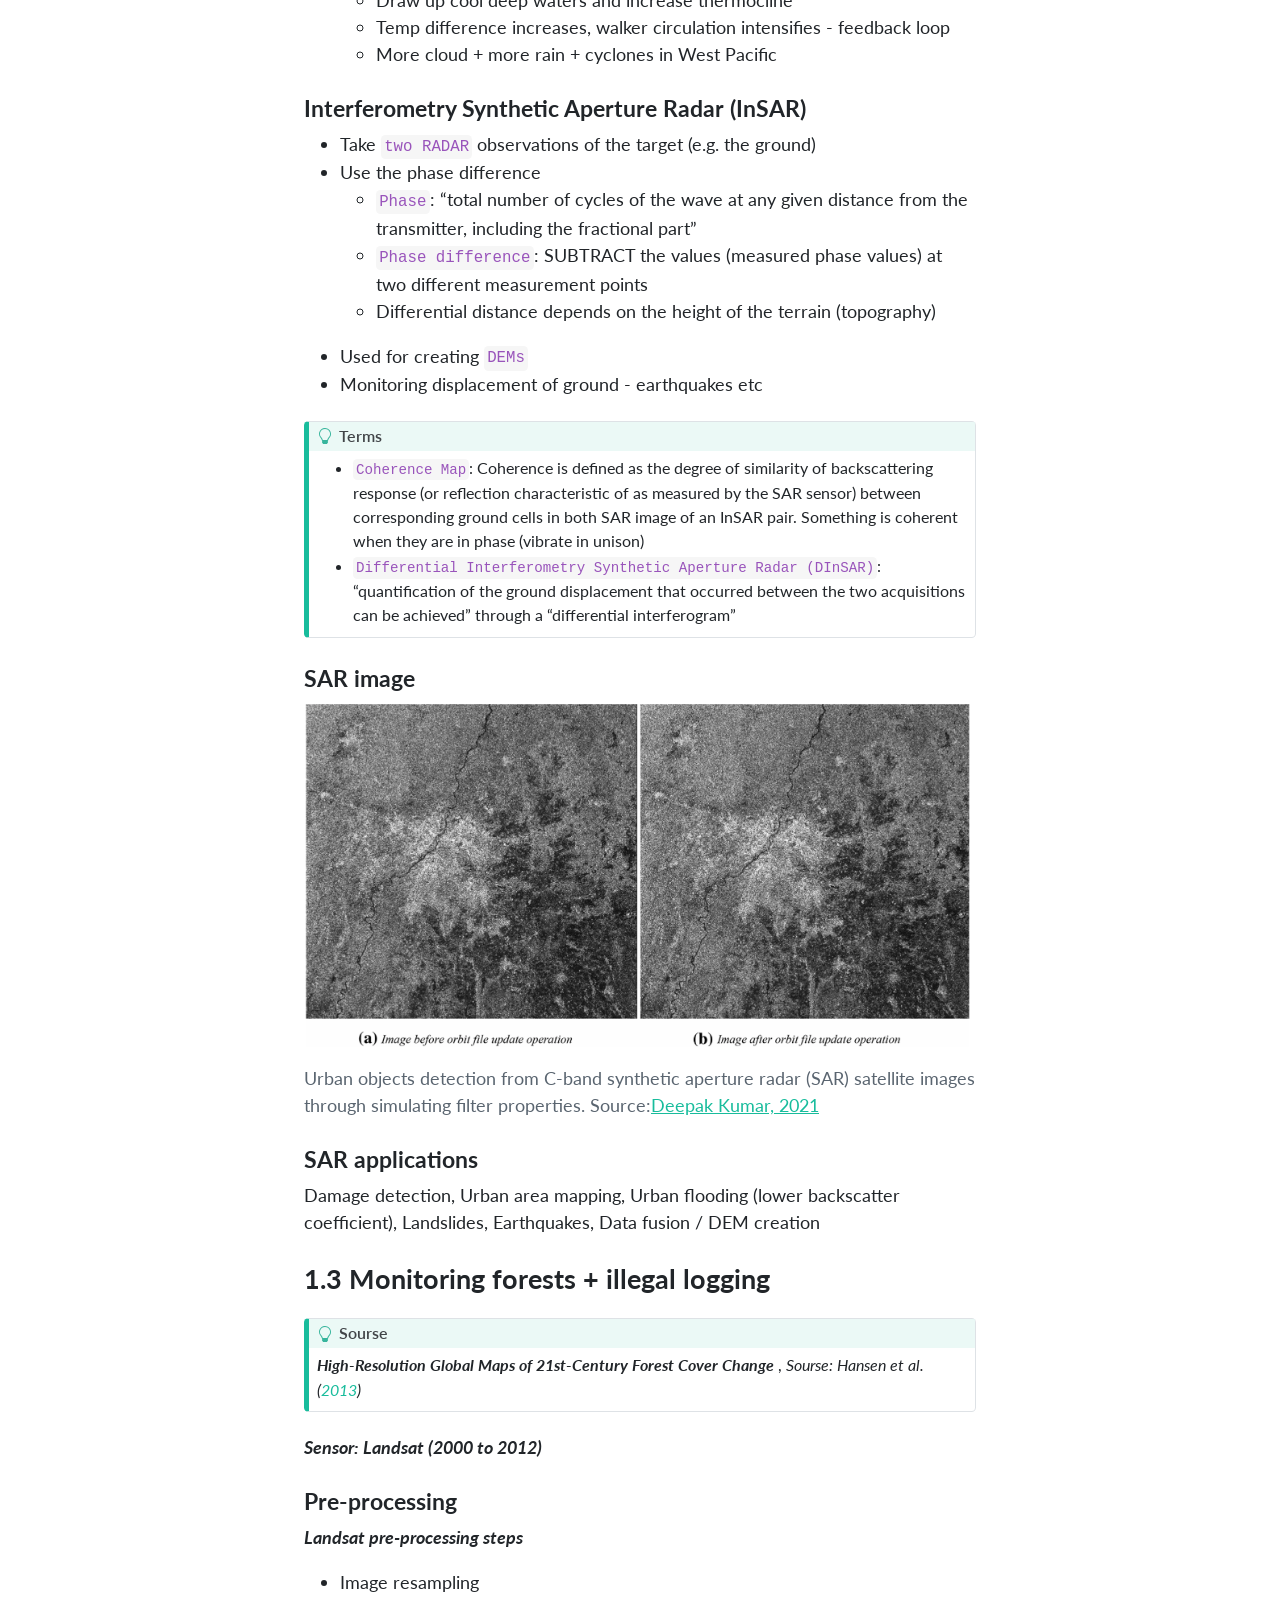
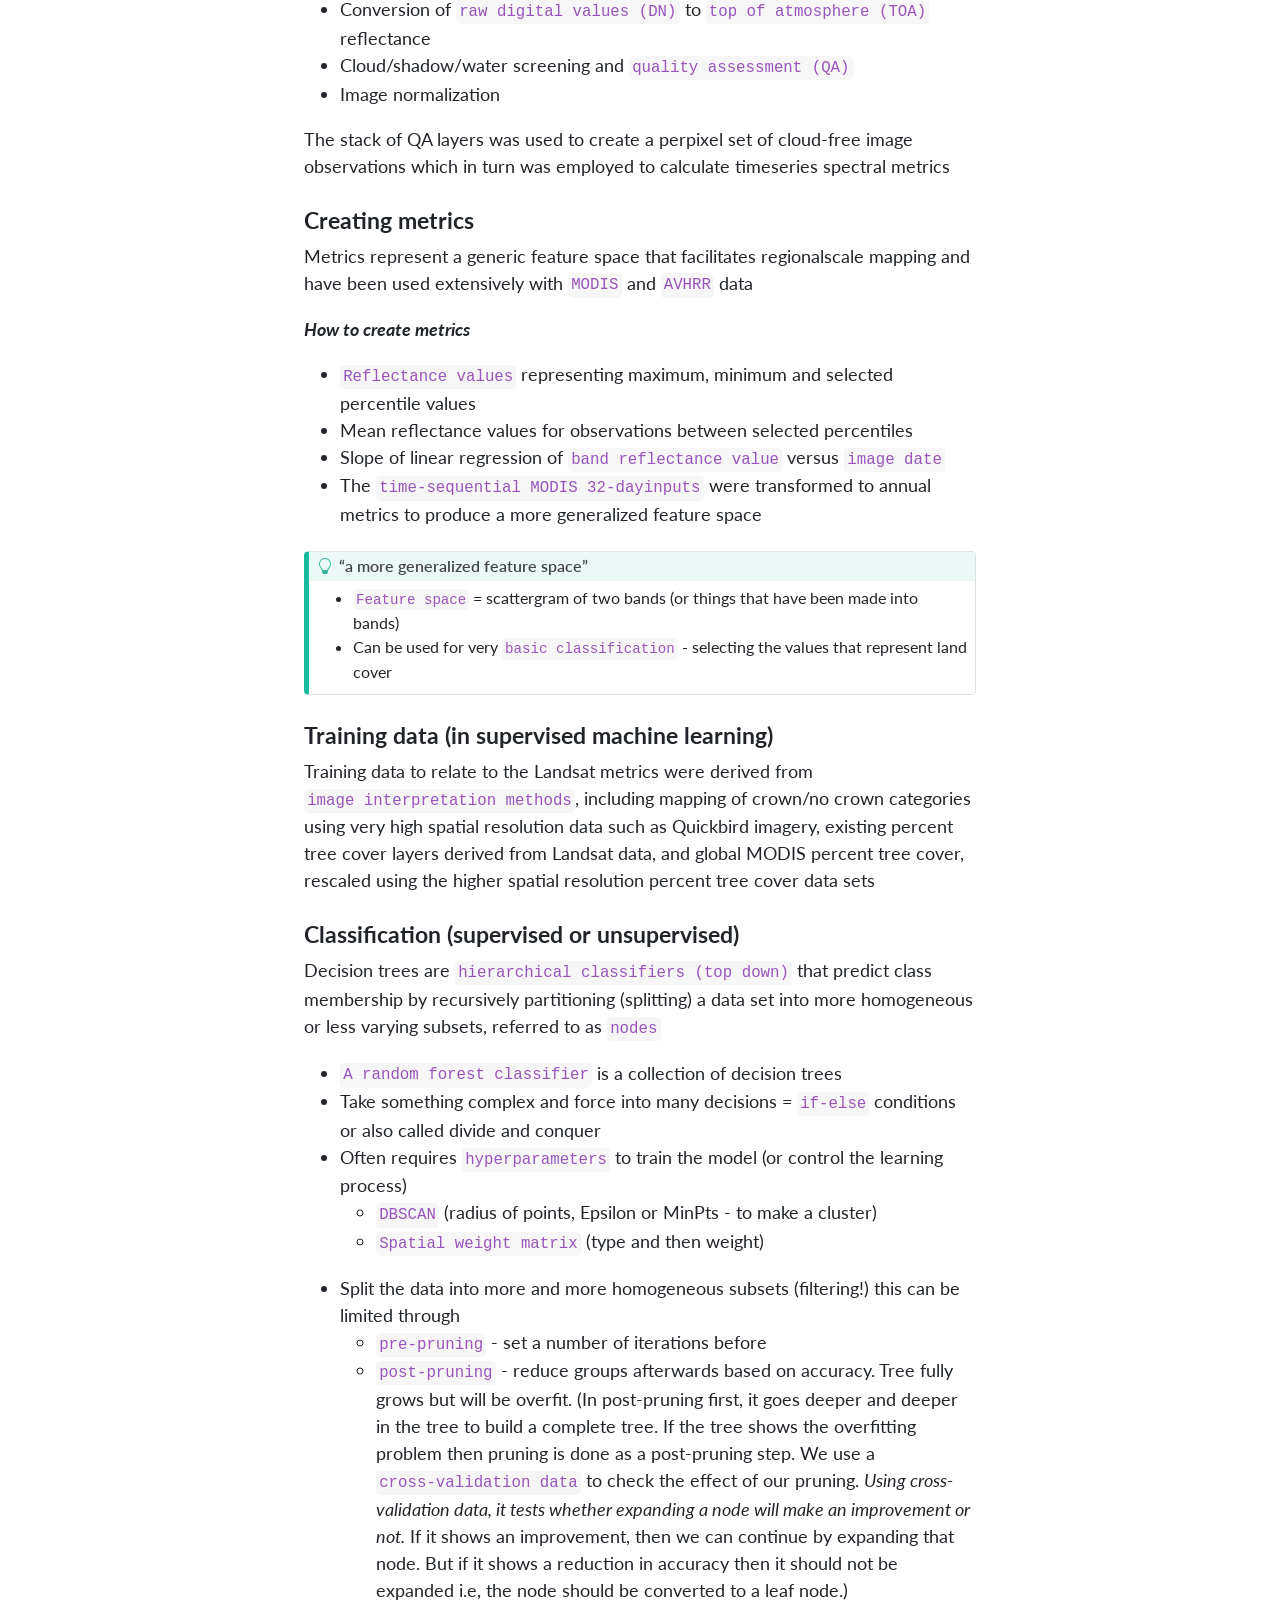
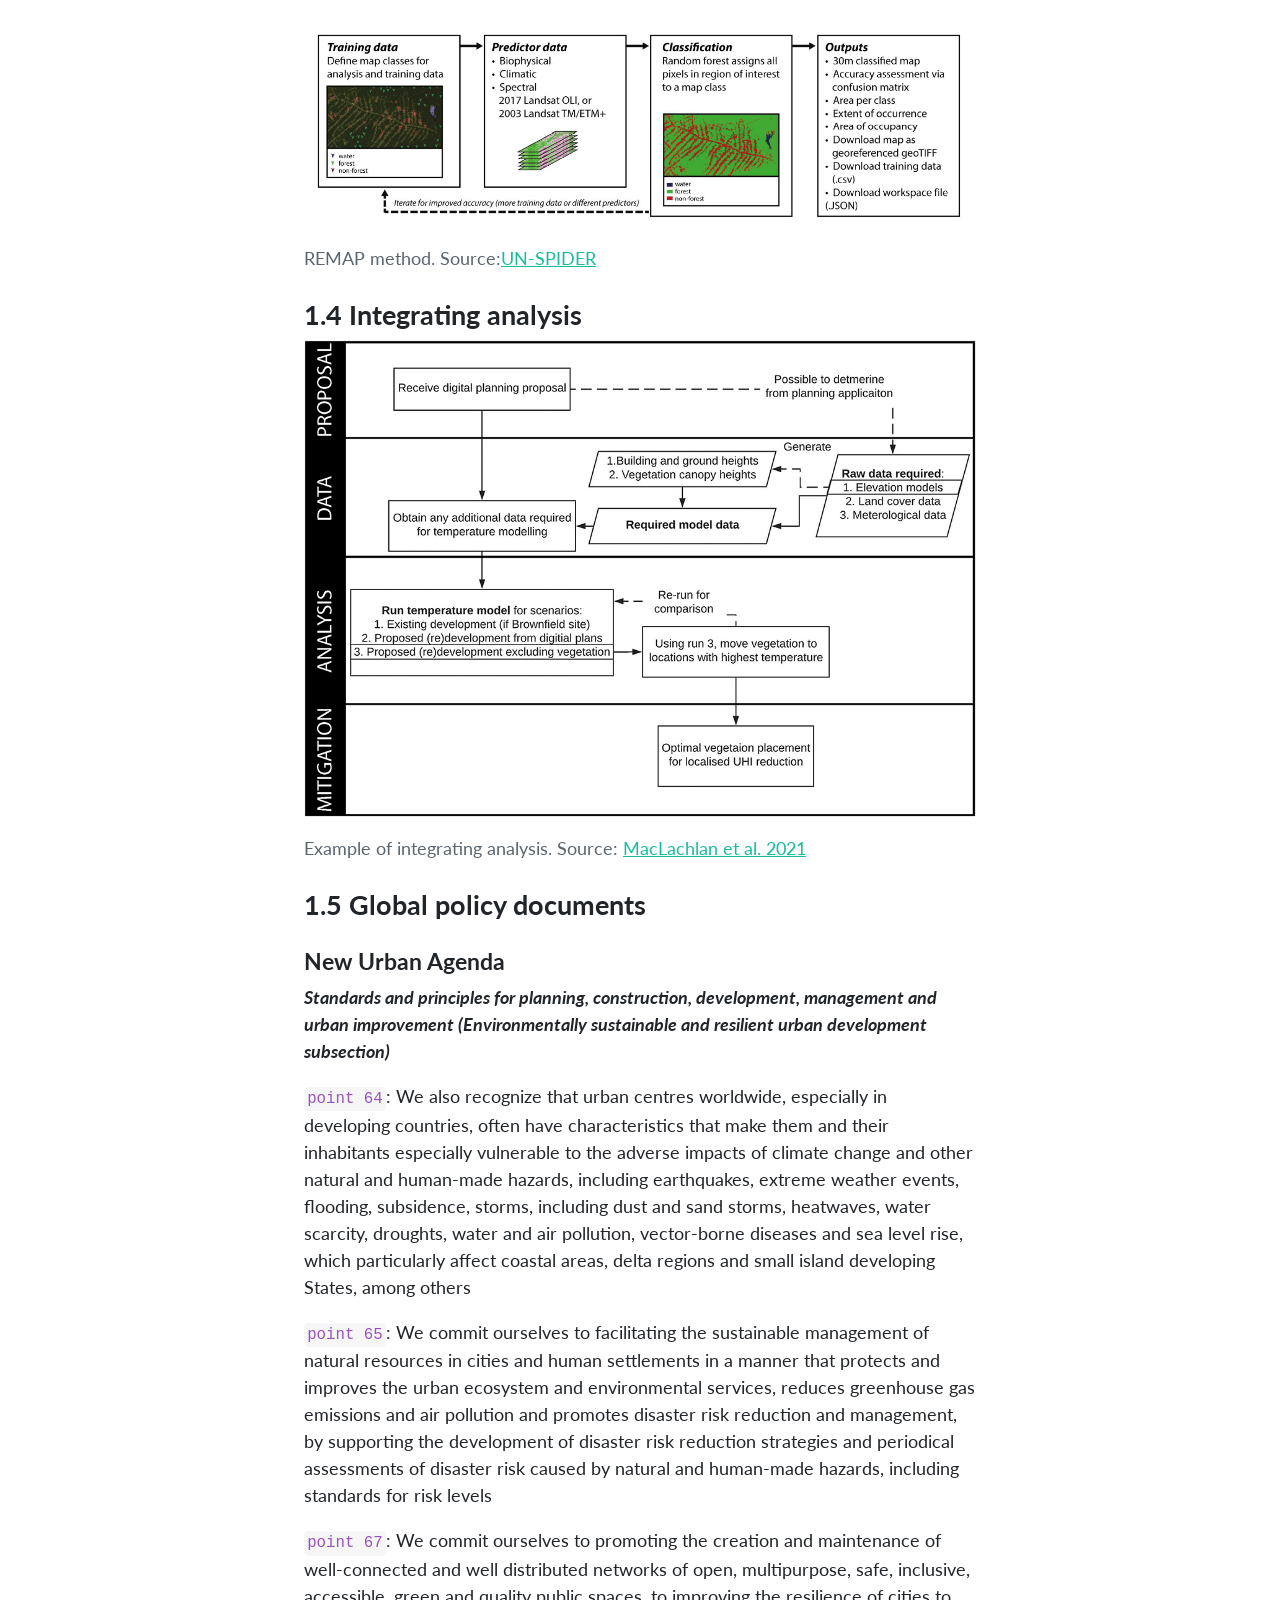
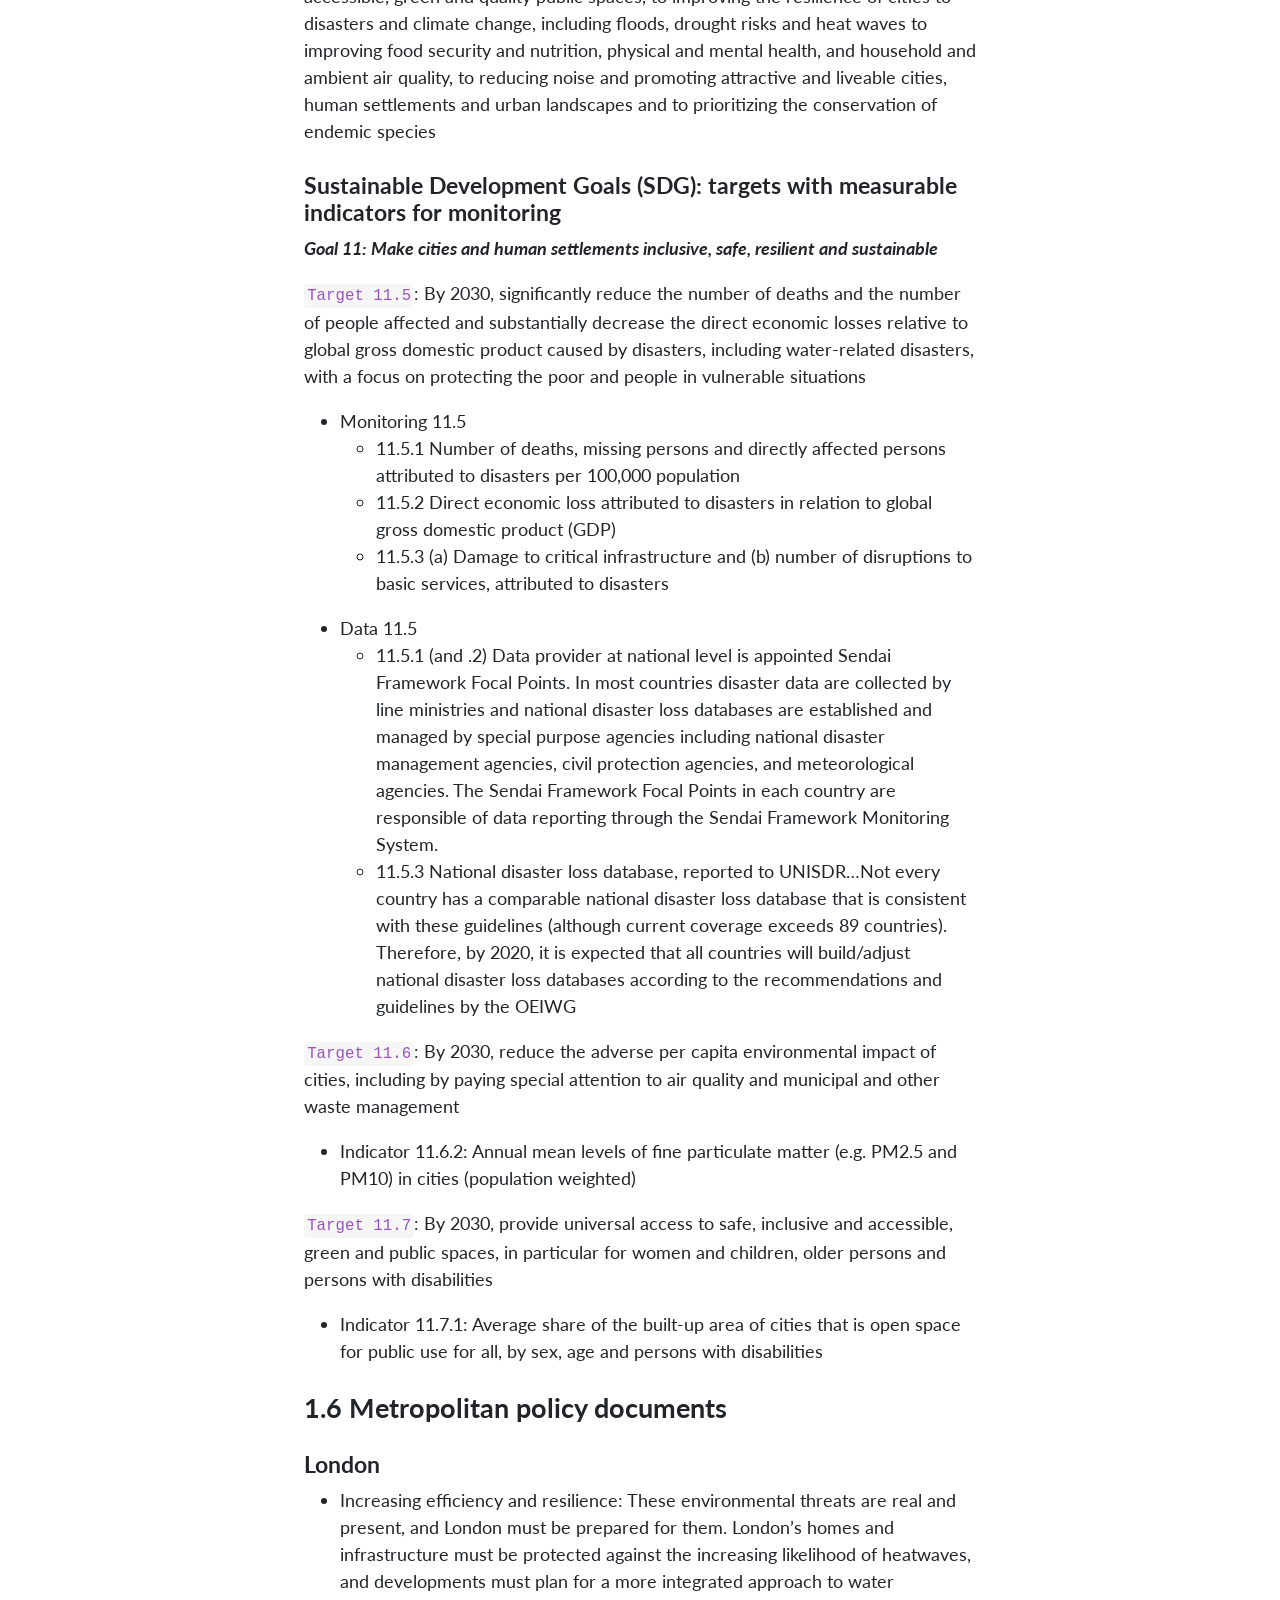
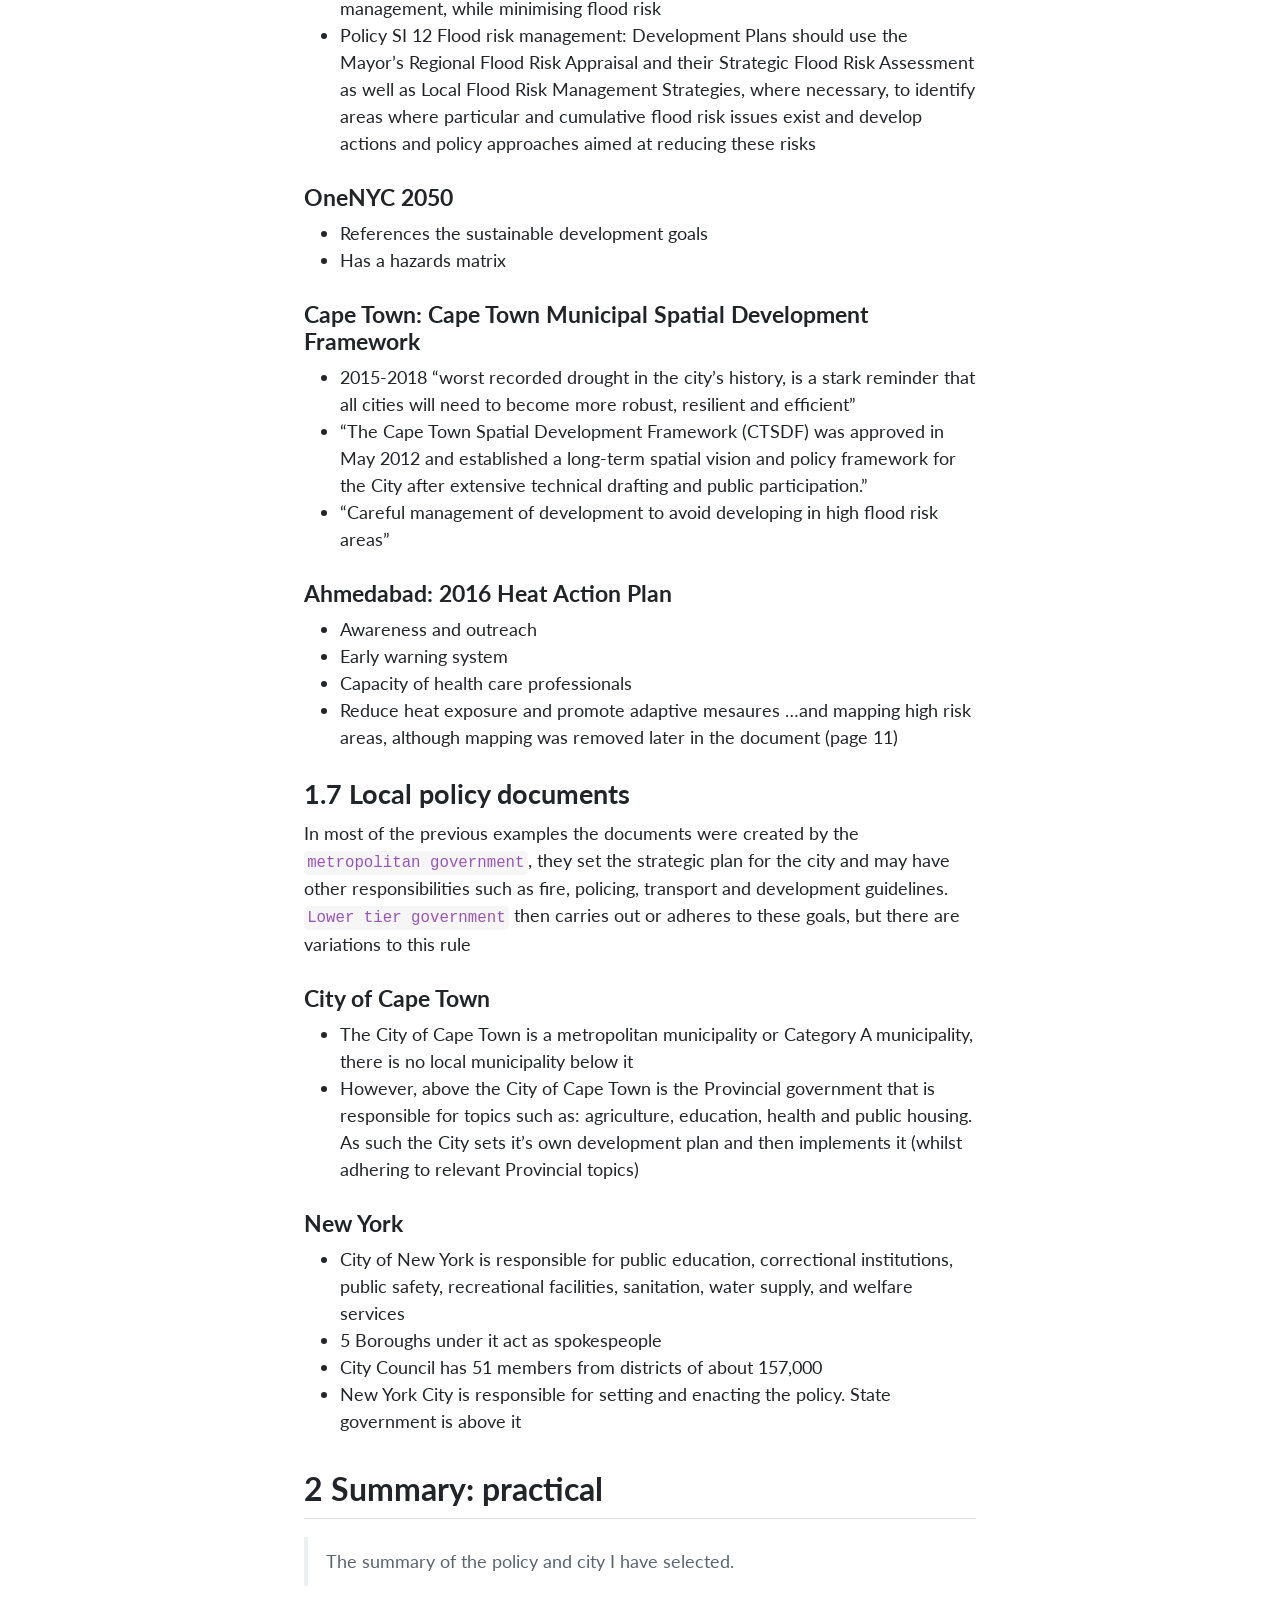
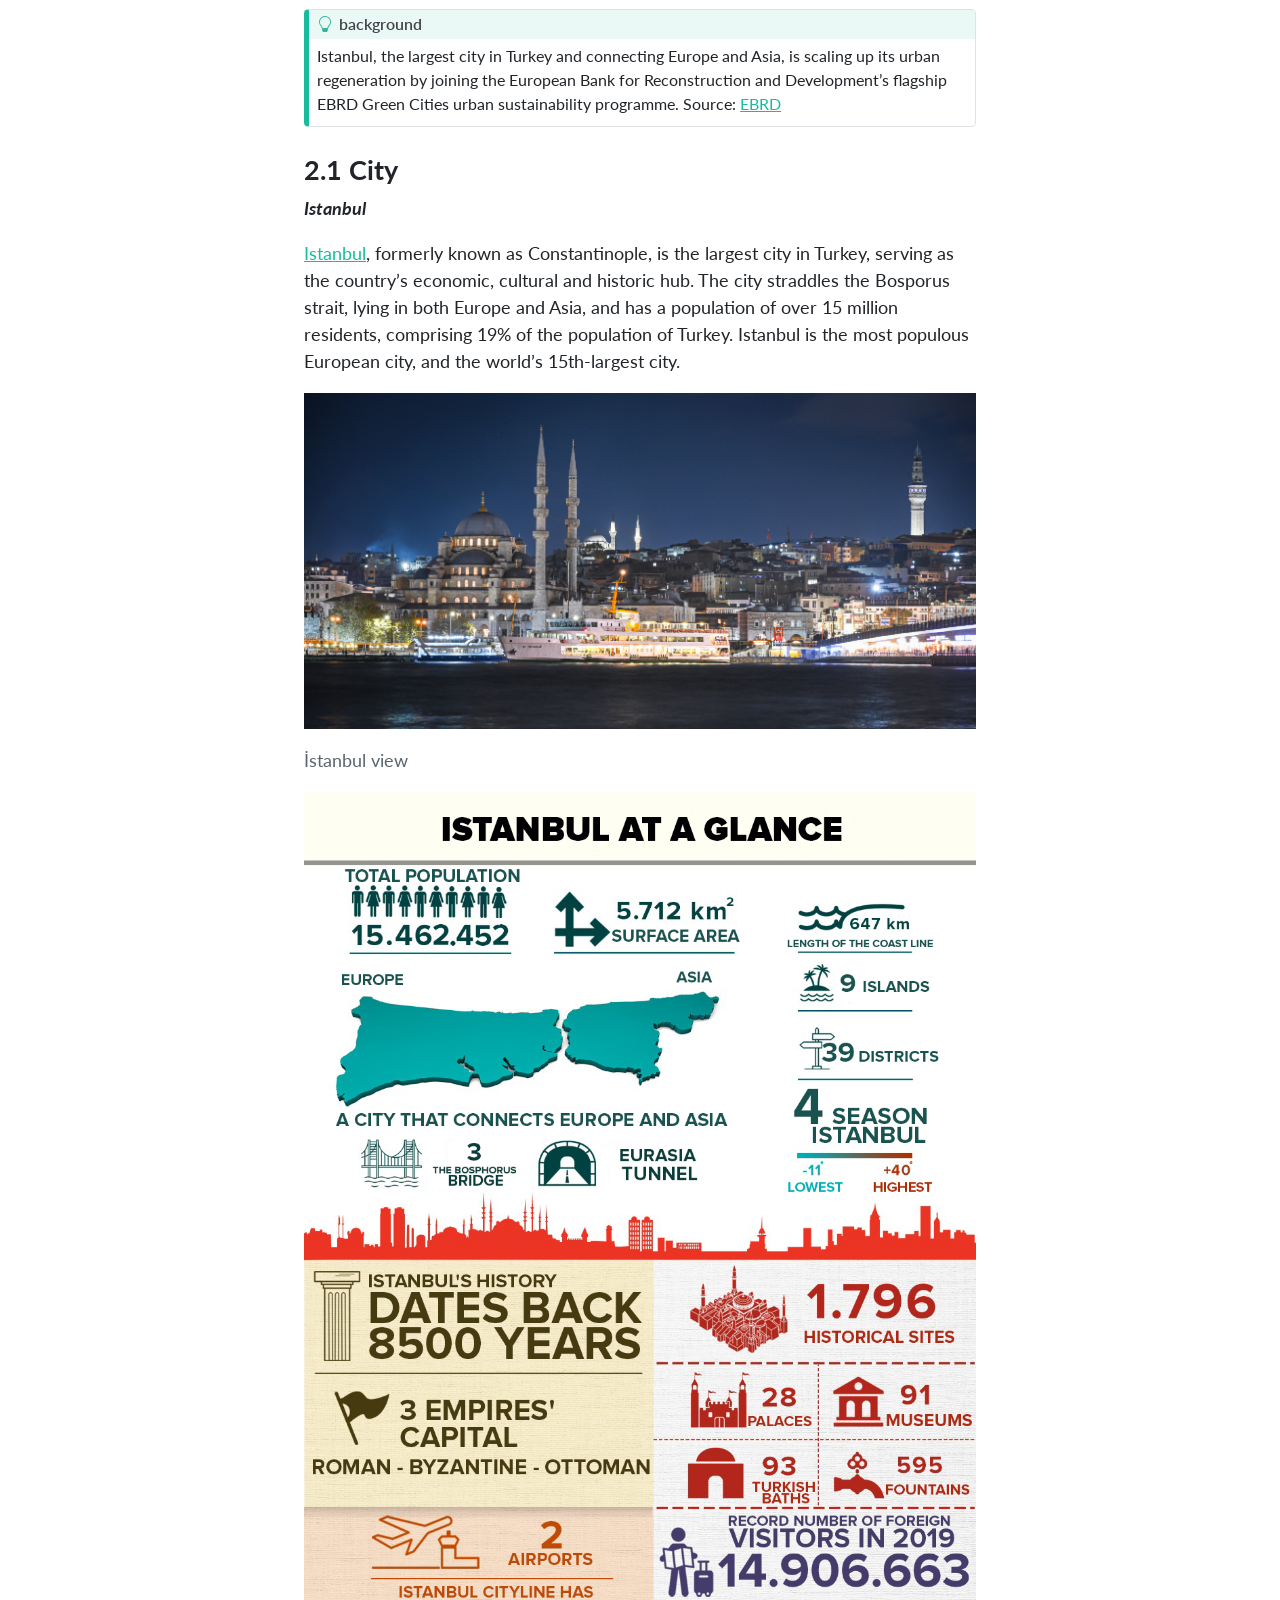
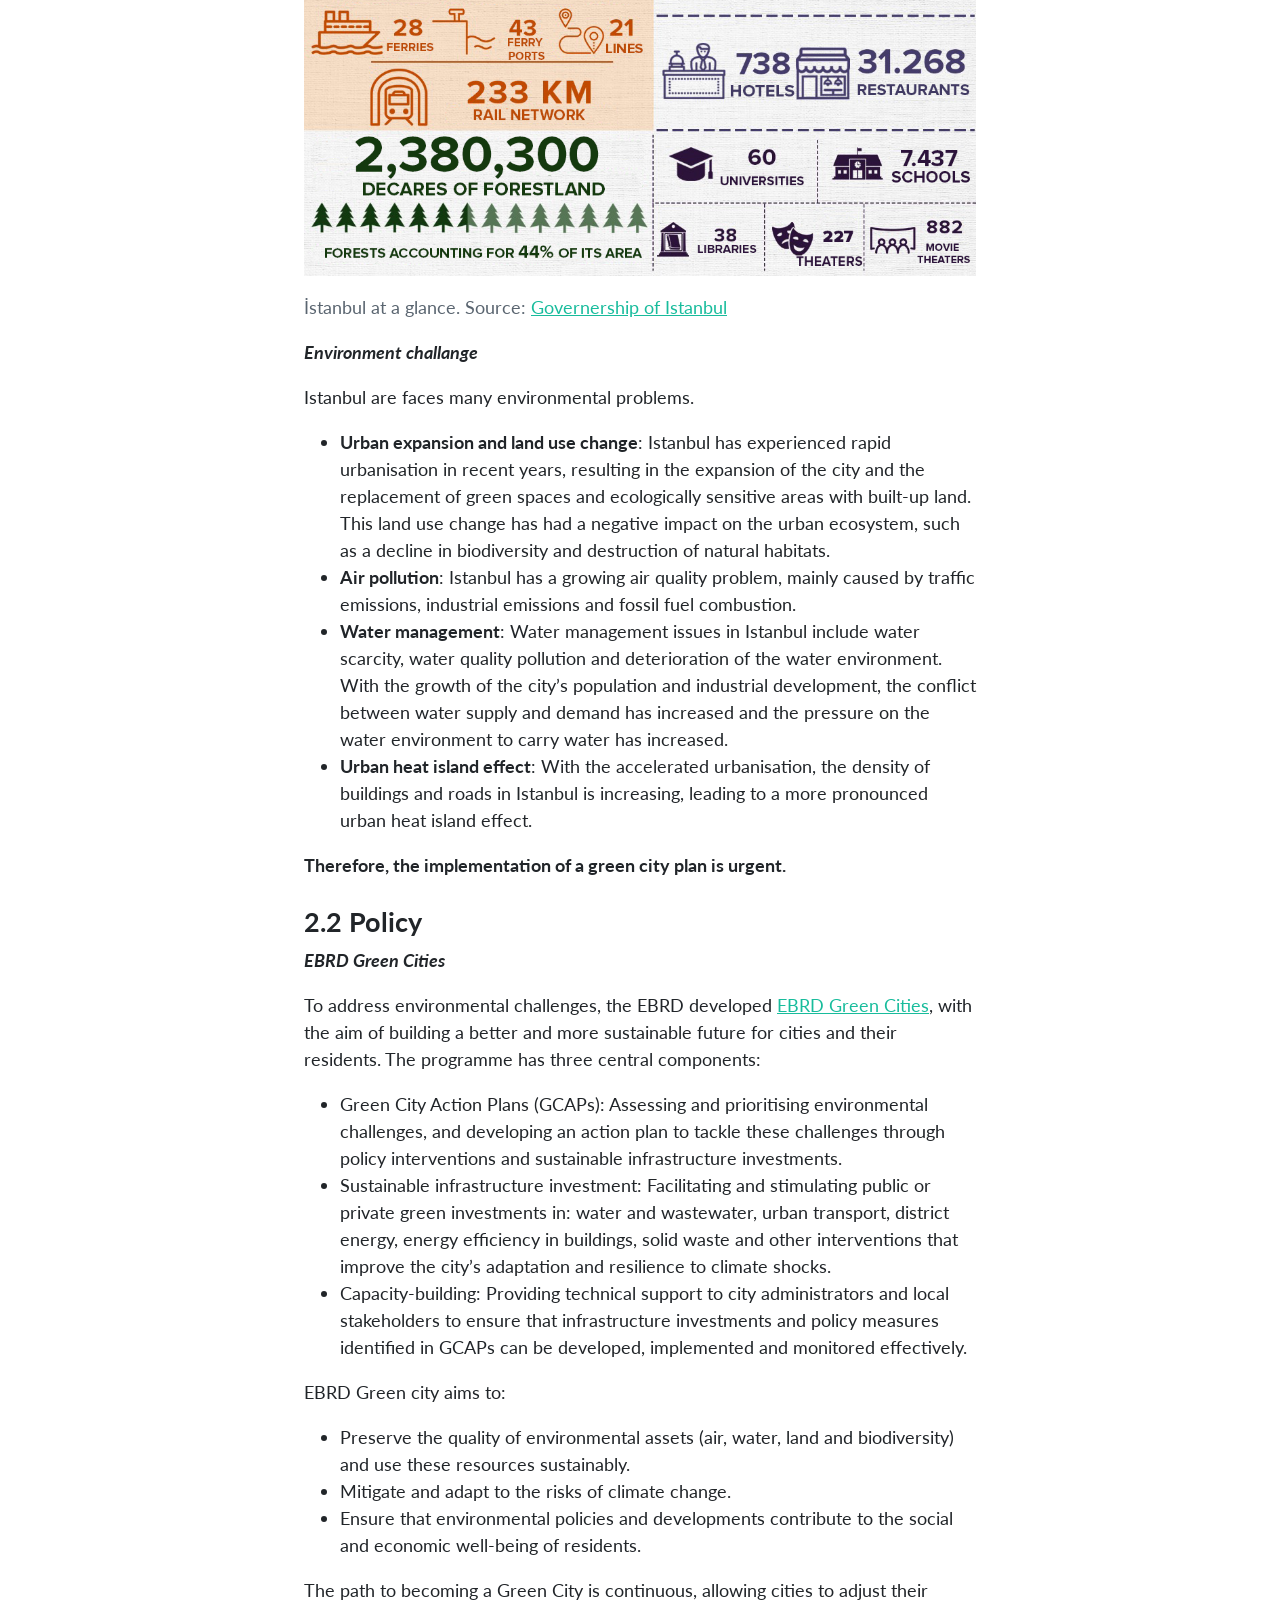
<file: learning_diary/docs/WEEK4.html>
<!DOCTYPE html>
<html xmlns="http://www.w3.org/1999/xhtml" lang="en" xml:lang="en"><head>
<meta http-equiv="Content-Type" content="text/html; charset=UTF-8">
<meta charset="utf-8">
<meta name="generator" content="quarto-1.1.251">
<meta name="viewport" content="width=device-width, initial-scale=1.0, user-scalable=yes">
<title>Learning Diary - WEEK 4</title>
<style>
code{white-space: pre-wrap;}
span.smallcaps{font-variant: small-caps;}
div.columns{display: flex; gap: min(4vw, 1.5em);}
div.column{flex: auto; overflow-x: auto;}
div.hanging-indent{margin-left: 1.5em; text-indent: -1.5em;}
ul.task-list{list-style: none;}
ul.task-list li input[type="checkbox"] {
  width: 0.8em;
  margin: 0 0.8em 0.2em -1.6em;
  vertical-align: middle;
}
div.csl-bib-body { }
div.csl-entry {
  clear: both;
}
.hanging div.csl-entry {
  margin-left:2em;
  text-indent:-2em;
}
div.csl-left-margin {
  min-width:2em;
  float:left;
}
div.csl-right-inline {
  margin-left:2em;
  padding-left:1em;
}
div.csl-indent {
  margin-left: 2em;
}
</style>

<script src="site_libs/quarto-nav/quarto-nav.js"></script>
<script src="site_libs/quarto-nav/headroom.min.js"></script>
<script src="site_libs/clipboard/clipboard.min.js"></script>
<script src="site_libs/quarto-search/autocomplete.umd.js"></script>
<script src="site_libs/quarto-search/fuse.min.js"></script>
<script src="site_libs/quarto-search/quarto-search.js"></script>
<meta name="quarto:offset" content="./">
<link href="./WEEK5.html" rel="next">
<link href="./WEEK3.html" rel="prev">
<script src="site_libs/quarto-html/quarto.js"></script>
<script src="site_libs/quarto-html/popper.min.js"></script>
<script src="site_libs/quarto-html/tippy.umd.min.js"></script>
<script src="site_libs/quarto-html/anchor.min.js"></script>
<link href="site_libs/quarto-html/tippy.css" rel="stylesheet">
<link href="site_libs/quarto-html/quarto-syntax-highlighting.css" rel="stylesheet" class="quarto-color-scheme" id="quarto-text-highlighting-styles">
<link href="site_libs/quarto-html/quarto-syntax-highlighting-dark.css" rel="prefetch" class="quarto-color-scheme quarto-color-alternate" id="quarto-text-highlighting-styles">
<script src="site_libs/bootstrap/bootstrap.min.js"></script>
<link href="site_libs/bootstrap/bootstrap-icons.css" rel="stylesheet">
<link href="site_libs/bootstrap/bootstrap.min.css" rel="stylesheet" class="quarto-color-scheme" id="quarto-bootstrap" data-mode="light">
<link href="site_libs/bootstrap/bootstrap-dark.min.css" rel="prefetch" class="quarto-color-scheme quarto-color-alternate" id="quarto-bootstrap" data-mode="dark"><script id="quarto-search-options" type="application/json">{
  "location": "sidebar",
  "copy-button": false,
  "collapse-after": 3,
  "panel-placement": "start",
  "type": "textbox",
  "limit": 20,
  "language": {
    "search-no-results-text": "No results",
    "search-matching-documents-text": "matching documents",
    "search-copy-link-title": "Copy link to search",
    "search-hide-matches-text": "Hide additional matches",
    "search-more-match-text": "more match in this document",
    "search-more-matches-text": "more matches in this document",
    "search-clear-button-title": "Clear",
    "search-detached-cancel-button-title": "Cancel",
    "search-submit-button-title": "Submit"
  }
}</script><script src="site_libs/fitvids-2.1.1/fitvids.min.js"></script>
</head>
<body class="nav-sidebar floating">

<div id="quarto-search-results"></div>
  <header id="quarto-header" class="headroom fixed-top"><nav class="quarto-secondary-nav" data-bs-toggle="collapse" data-bs-target="#quarto-sidebar" aria-controls="quarto-sidebar" aria-expanded="false" aria-label="Toggle sidebar navigation" onclick="if (window.quartoToggleHeadroom) { window.quartoToggleHeadroom(); }"><div class="container-fluid d-flex justify-content-between">
      <h1 class="quarto-secondary-nav-title"><strong>WEEK 4</strong></h1>
      <button type="button" class="quarto-btn-toggle btn" aria-label="Show secondary navigation">
        <i class="bi bi-chevron-right"></i>
      </button>
    </div>
  </nav></header><!-- content --><div id="quarto-content" class="quarto-container page-columns page-rows-contents page-layout-article">
<!-- sidebar -->
  <nav id="quarto-sidebar" class="sidebar collapse sidebar-navigation floating overflow-auto"><div class="pt-lg-2 mt-2 text-left sidebar-header">
    <div class="sidebar-title mb-0 py-0">
      <a href="./">Learning Diary</a> 
        <div class="sidebar-tools-main">
    <a href="https://github.com/XianlaiYin/XianlaiYin.github.io" title="Source Code" class="sidebar-tool px-1"><i class="bi bi-github"></i></a>
  <a href="" class="quarto-color-scheme-toggle sidebar-tool" onclick="window.quartoToggleColorScheme(); return false;" title="Toggle dark mode"><i class="bi"></i></a>
</div>
    </div>
      </div>
      <div class="mt-2 flex-shrink-0 align-items-center">
        <div class="sidebar-search">
        <div id="quarto-search" class="" title="Search"></div>
        </div>
      </div>
    <div class="sidebar-menu-container"> 
    <ul class="list-unstyled mt-1">
<li class="sidebar-item">
  <div class="sidebar-item-container"> 
  <a href="./index.html" class="sidebar-item-text sidebar-link"><strong>Introduction</strong></a>
  </div>
</li>
        <li class="sidebar-item">
  <div class="sidebar-item-container"> 
  <a href="./WEEK1.html" class="sidebar-item-text sidebar-link"><strong>WEEK 1</strong></a>
  </div>
</li>
        <li class="sidebar-item">
  <div class="sidebar-item-container"> 
  <a href="./WEEK2.html" class="sidebar-item-text sidebar-link"><strong>WEEK 2</strong></a>
  </div>
</li>
        <li class="sidebar-item">
  <div class="sidebar-item-container"> 
  <a href="./WEEK3.html" class="sidebar-item-text sidebar-link"><strong>WEEK 3</strong></a>
  </div>
</li>
        <li class="sidebar-item">
  <div class="sidebar-item-container"> 
  <a href="./WEEK4.html" class="sidebar-item-text sidebar-link active"><strong>WEEK 4</strong></a>
  </div>
</li>
        <li class="sidebar-item">
  <div class="sidebar-item-container"> 
  <a href="./WEEK5.html" class="sidebar-item-text sidebar-link"><strong>WEEK 5</strong></a>
  </div>
</li>
        <li class="sidebar-item">
  <div class="sidebar-item-container"> 
  <a href="./WEEK6.html" class="sidebar-item-text sidebar-link"><strong>WEEK 6</strong></a>
  </div>
</li>
        <li class="sidebar-item">
  <div class="sidebar-item-container"> 
  <a href="./WEEK7.html" class="sidebar-item-text sidebar-link"><strong>WEEK 7</strong></a>
  </div>
</li>
        <li class="sidebar-item">
  <div class="sidebar-item-container"> 
  <a href="./WEEK8.html" class="sidebar-item-text sidebar-link"><strong>WEEK 8</strong></a>
  </div>
</li>
        <li class="sidebar-item">
  <div class="sidebar-item-container"> 
  <a href="./references.html" class="sidebar-item-text sidebar-link"><strong>References</strong></a>
  </div>
</li>
    </ul>
</div>
</nav><!-- margin-sidebar --><div id="quarto-margin-sidebar" class="sidebar margin-sidebar">
        <nav id="TOC" role="doc-toc" class="toc-active"><h2 id="toc-title">Table of contents</h2>
   
  <ul>
<li>
<a href="#summary-lecture" id="toc-summary-lecture" class="nav-link active" data-scroll-target="#summary-lecture"><strong>1 Summary: lecture</strong></a>
  <ul class="collapse">
<li><a href="#using-data-from-sensors" id="toc-using-data-from-sensors" class="nav-link" data-scroll-target="#using-data-from-sensors"><strong>1.1 Using data from sensors</strong></a></li>
  <li><a href="#synthetic-aperture-radar-sar" id="toc-synthetic-aperture-radar-sar" class="nav-link" data-scroll-target="#synthetic-aperture-radar-sar"><strong>1.2 Synthetic Aperture Radar (SAR)</strong></a></li>
  <li><a href="#monitoring-forests-illegal-logging" id="toc-monitoring-forests-illegal-logging" class="nav-link" data-scroll-target="#monitoring-forests-illegal-logging"><strong>1.3 Monitoring forests + illegal logging</strong></a></li>
  <li><a href="#integrating-analysis" id="toc-integrating-analysis" class="nav-link" data-scroll-target="#integrating-analysis"><strong>1.4 Integrating analysis</strong></a></li>
  <li><a href="#global-policy-documents" id="toc-global-policy-documents" class="nav-link" data-scroll-target="#global-policy-documents"><strong>1.5 Global policy documents</strong></a></li>
  <li><a href="#metropolitan-policy-documents" id="toc-metropolitan-policy-documents" class="nav-link" data-scroll-target="#metropolitan-policy-documents"><strong>1.6 Metropolitan policy documents</strong></a></li>
  <li><a href="#local-policy-documents" id="toc-local-policy-documents" class="nav-link" data-scroll-target="#local-policy-documents"><strong>1.7 Local policy documents</strong></a></li>
  </ul>
</li>
  <li>
<a href="#summary-practical" id="toc-summary-practical" class="nav-link" data-scroll-target="#summary-practical"><strong>2 Summary: practical</strong></a>
  <ul class="collapse">
<li><a href="#city" id="toc-city" class="nav-link" data-scroll-target="#city"><strong>2.1 City</strong></a></li>
  <li><a href="#policy" id="toc-policy" class="nav-link" data-scroll-target="#policy"><strong>2.2 Policy</strong></a></li>
  </ul>
</li>
  <li><a href="#application" id="toc-application" class="nav-link" data-scroll-target="#application"><strong>3 Application</strong></a></li>
  <li><a href="#reflection" id="toc-reflection" class="nav-link" data-scroll-target="#reflection"><strong>4 Reflection</strong></a></li>
  </ul><div class="toc-actions"><div><i class="bi bi-github"></i></div><div class="action-links"><p><a href="https://github.com/XianlaiYin/XianlaiYin.github.io/issues/new" class="toc-action">Report an issue</a></p></div></div></nav>
    </div>
<!-- main -->
<main class="content" id="quarto-document-content"><header id="title-block-header" class="quarto-title-block default"><div class="quarto-title">
<h1 class="title d-none d-lg-block"><strong>WEEK 4</strong></h1>
</div>



<div class="quarto-title-meta">

    
    
  </div>
  

</header><section id="policy-applications" class="level4 unnumbered"><h4 class="unnumbered anchored" data-anchor-id="policy-applications"><strong><em>Policy applications</em></strong></h4>
<blockquote class="blockquote">
<p>This is a learning diary of CASA0023 WEEK 4, the lecture presentation is <a href="https://andrewmaclachlan.github.io/CASA0023-lecture-4/#1">here</a>, and the practical material is <a href="https://andrewmaclachlan.github.io/CASA0023/4_policy.html">here</a>.</p>
</blockquote>
</section><section id="summary-lecture" class="level2"><h2 class="anchored" data-anchor-id="summary-lecture"><strong>1 Summary: lecture</strong></h2>
<p>This week focuses on the scenarios and application methods of various types of remote sensing data, as well as policy documents related to remote sensing at various levels.</p>
<div class="quarto-figure quarto-figure-center">
<figure class="figure"><p><img src="img/WEEK4_Mindmap.svg" class="img-fluid figure-img" style="width:100.0%"></p>
<p></p><figcaption class="figure-caption">Mindmap of Week 4 Leacture</figcaption><p></p>
</figure>
</div>
<hr>
<section id="using-data-from-sensors" class="level3"><h3 class="anchored" data-anchor-id="using-data-from-sensors"><strong>1.1 Using data from sensors</strong></h3>
<div class="callout-tip callout callout-style-default callout-captioned">
<div class="callout-header d-flex align-content-center">
<div class="callout-icon-container">
<i class="callout-icon"></i>
</div>
<div class="callout-caption-container flex-fill">
Example
</div>
</div>
<div class="callout-body-container callout-body">
<p>Multi-temporal land cover mapping, Spectral signatures / libraries, Change detection, Vegetation stress, Precipitation, Elevation models, Temperature, Night time lights, Forest fire monitoring, Pollution monitoring, Drought indices, Informal housing detection, Water level data monitoring, Building or network outlineextraction, Environmental monitoring, Estimations of resources, Air pollution and LULC, Urban green space, Disaster response and preparedness, Droughts monitoring, Forest fires analysis</p>
</div>
</div>
</section><section id="synthetic-aperture-radar-sar" class="level3"><h3 class="anchored" data-anchor-id="synthetic-aperture-radar-sar"><strong>1.2 Synthetic Aperture Radar (SAR)</strong></h3>
<section id="sar-background" class="level4 unnumbered"><h4 class="unnumbered anchored" data-anchor-id="sar-background"><strong>SAR background</strong></h4>
<div class="quarto-figure quarto-figure-center">
<figure class="figure"><p><img src="img/SAR_bands.png" class="img-fluid figure-img" style="width:100.0%"></p>
<p></p><figcaption class="figure-caption">What is Synthetic Aperture Radar?. Source:<a href="https://earthdata.nasa.gov/learn/backgrounders/what-is-sar">NASA Earth Data</a></figcaption><p></p>
</figure>
</div>
<ul>
<li>Active sensors</li>
<li>Have surface texture data</li>
<li>See through weather and clouds</li>
<li>Different wavelengths - different applications</li>
<li>Different ploarizations</li>
</ul></section><section id="sar-polarization" class="level4 unnumbered"><h4 class="unnumbered anchored" data-anchor-id="sar-polarization"><strong>SAR polarization</strong></h4>
<p>Polarization refers to the <code>orientation of the plane</code> in which the transmitted electromagnetic wave oscillates. While the orientation can occur at any angle, SAR sensors typically transmit linearly polarized. The horizontal polarization is indicated by the letter <code>H</code>, and the vertical polarization is indicated by <code>V</code></p>
<ul>
<li>
<code>Single</code> = 1 horizontal (or vertical)</li>
<li>
<code>Dual</code> = transmits and receives both horizontal and vertical</li>
<li>
<code>HH</code> = emitted in horizontal (H) and received in horizontal (H)</li>
</ul>
<p>Different surfaces respond differently to the polarizations</p>
<ul>
<li>
<code>Rough scattering</code> (e.g.&nbsp;bare earth) = most sensitive to VV</li>
<li>
<code>Volume scattering</code> (e.g.&nbsp;leaves) = cross, VH or HV</li>
<li>
<code>Double bounce</code> (e.g.&nbsp;trees / buildings) = most sensitive to HH</li>
</ul>
<p>Scattering can change based on wavelength, further penetration then the volume scattering will change</p>
</section><section id="amplitude-backscatter-and-phase" class="level4 unnumbered"><h4 class="unnumbered anchored" data-anchor-id="amplitude-backscatter-and-phase"><strong>Amplitude (backscatter) and phase</strong></h4>
<p>A SAR signal has both <code>amplitude (backscatter)</code> and <code>phase</code> data</p>
<div class="callout-tip callout callout-style-default callout-captioned">
<div class="callout-header d-flex align-content-center">
<div class="callout-icon-container">
<i class="callout-icon"></i>
</div>
<div class="callout-caption-container flex-fill">
Terms
</div>
</div>
<div class="callout-body-container callout-body">
<ul>
<li>Backscatter is the <code>portion of the outgoing radar signal</code> that the target redirects directly back towards the radar antenna</li>
<li>The higher the backscattered intensity = rougher the surface. It is <code>"unitless"</code>
</li>
<li>Can be converted to “<code>backscatter coefficient</code>, or <code>sigma nought</code>”, measured in <code>decibel (dB)</code> units = normalised measure of the radar return from a distributed target</li>
<li>If the signal is from backscatter is not desired = <code>"clutter"</code>
</li>
</ul>
</div>
</div>
<p><strong><em>Backscatter (amplitude)</em></strong></p>
<ul>
<li>Polarization
<ul>
<li>
<code>VV</code> = surface roughness</li>
<li>
<code>VH</code> = volume of surface (e.g.&nbsp;vegetation has a complex volume and can change the polarization)</li>
</ul>
</li>
<li>Permativity (dielectric constant) - how reflective is the property which means reflective back to the sensor. Water usually reflects it off elsewhere</li>
<li>The return value, also remember the band (wavelength)</li>
<li>Wind makes the water move and reflect back to the sensor (under VV)</li>
</ul>
<p><strong><em>Phase</em></strong></p>
<ul>
<li>Location of wave on the cycle when it comes back to the sensor</li>
</ul></section><section id="sar-floods" class="level4 unnumbered"><h4 class="unnumbered anchored" data-anchor-id="sar-floods"><strong>SAR floods</strong></h4>
<p><strong><em>Sensor: Sentinel-1 SAR</em></strong></p>
<ul>
<li>
<code>El Niño–Southern Oscillation (ENSO)</code> phases but this is from Australian La Niña 2022
<ul>
<li>Trade winds from south america intensity</li>
<li>Draw up cool deep waters and increase thermocline</li>
<li>Temp difference increases, walker circulation intensifies - feedback loop</li>
<li>More cloud + more rain + cyclones in West Pacific</li>
</ul>
</li>
</ul></section><section id="interferometry-synthetic-aperture-radar-insar" class="level4 unnumbered"><h4 class="unnumbered anchored" data-anchor-id="interferometry-synthetic-aperture-radar-insar"><strong>Interferometry Synthetic Aperture Radar (InSAR)</strong></h4>
<ul>
<li>Take <code>two RADAR</code> observations of the target (e.g.&nbsp;the ground)</li>
<li>Use the phase difference
<ul>
<li>
<code>Phase</code>: “total number of cycles of the wave at any given distance from the transmitter, including the fractional part”</li>
<li>
<code>Phase difference</code>: SUBTRACT the values (measured phase values) at two different measurement points</li>
<li>Differential distance depends on the height of the terrain (topography)</li>
</ul>
</li>
<li>Used for creating <code>DEMs</code>
</li>
<li>Monitoring displacement of ground - earthquakes etc</li>
</ul>
<div class="callout-tip callout callout-style-default callout-captioned">
<div class="callout-header d-flex align-content-center">
<div class="callout-icon-container">
<i class="callout-icon"></i>
</div>
<div class="callout-caption-container flex-fill">
Terms
</div>
</div>
<div class="callout-body-container callout-body">
<ul>
<li>
<code>Coherence Map</code>: Coherence is defined as the degree of similarity of backscattering response (or reflection characteristic of as measured by the SAR sensor) between corresponding ground cells in both SAR image of an InSAR pair. Something is coherent when they are in phase (vibrate in unison)</li>
<li>
<code>Differential Interferometry Synthetic Aperture Radar (DInSAR)</code>: “quantification of the ground displacement that occurred between the two acquisitions can be achieved” through a “differential interferogram”</li>
</ul>
</div>
</div>
</section><section id="sar-image" class="level4 unnumbered"><h4 class="unnumbered anchored" data-anchor-id="sar-image"><strong>SAR image</strong></h4>
<div class="quarto-figure quarto-figure-center">
<figure class="figure"><p><img src="img/SAR.png" class="img-fluid figure-img" style="width:100.0%"></p>
<p></p><figcaption class="figure-caption">Urban objects detection from C-band synthetic aperture radar (SAR) satellite images through simulating filter properties. Source:<a href="https://www.nature.com/articles/s41598-021-85121-9">Deepak Kumar, 2021</a></figcaption><p></p>
</figure>
</div>
</section><section id="sar-applications" class="level4 unnumbered"><h4 class="unnumbered anchored" data-anchor-id="sar-applications"><strong>SAR applications</strong></h4>
<p>Damage detection, Urban area mapping, Urban flooding (lower backscatter coefficient), Landslides, Earthquakes, Data fusion / DEM creation</p>
</section></section><section id="monitoring-forests-illegal-logging" class="level3"><h3 class="anchored" data-anchor-id="monitoring-forests-illegal-logging"><strong>1.3 Monitoring forests + illegal logging</strong></h3>
<div class="callout-tip callout callout-style-default callout-captioned">
<div class="callout-header d-flex align-content-center">
<div class="callout-icon-container">
<i class="callout-icon"></i>
</div>
<div class="callout-caption-container flex-fill">
Sourse
</div>
</div>
<div class="callout-body-container callout-body">
<p><strong><em>High-Resolution Global Maps of 21st-Century Forest Cover Change</em></strong> , <em>Sourse: <span class="citation" data-cites="hansen_high-resolution_2013">Hansen et al. (<a href="references.html#ref-hansen_high-resolution_2013" role="doc-biblioref">2013</a>)</span></em></p>
</div>
</div>
<p><strong><em>Sensor: Landsat (2000 to 2012)</em></strong></p>
<section id="pre-processing" class="level4 unnumbered"><h4 class="unnumbered anchored" data-anchor-id="pre-processing"><strong>Pre-processing</strong></h4>
<p><strong><em>Landsat pre-processing steps</em></strong></p>
<ul>
<li>Image resampling</li>
<li>Conversion of <code>raw digital values (DN)</code> to <code>top of atmosphere (TOA)</code> reflectance</li>
<li>Cloud/shadow/water screening and <code>quality assessment (QA)</code>
</li>
<li>Image normalization</li>
</ul>
<p>The stack of QA layers was used to create a perpixel set of cloud-free image observations which in turn was employed to calculate timeseries spectral metrics</p>
</section><section id="creating-metrics" class="level4 unnumbered"><h4 class="unnumbered anchored" data-anchor-id="creating-metrics"><strong>Creating metrics</strong></h4>
<p>Metrics represent a generic feature space that facilitates regionalscale mapping and have been used extensively with <code>MODIS</code> and <code>AVHRR</code> data</p>
<p><strong><em>How to create metrics</em></strong></p>
<ul>
<li>
<code>Reflectance values</code> representing maximum, minimum and selected percentile values</li>
<li>Mean reflectance values for observations between selected percentiles</li>
<li>Slope of linear regression of <code>band reflectance value</code> versus <code>image date</code>
</li>
<li>The <code>time-sequential MODIS 32-dayinputs</code> were transformed to annual metrics to produce a more generalized feature space</li>
</ul>
<div class="callout-tip callout callout-style-default callout-captioned">
<div class="callout-header d-flex align-content-center">
<div class="callout-icon-container">
<i class="callout-icon"></i>
</div>
<div class="callout-caption-container flex-fill">
“a more generalized feature space”
</div>
</div>
<div class="callout-body-container callout-body">
<ul>
<li>
<code>Feature space</code> = scattergram of two bands (or things that have been made into bands)</li>
<li>Can be used for very <code>basic classification</code> - selecting the values that represent land cover</li>
</ul>
</div>
</div>
</section><section id="training-data-in-supervised-machine-learning" class="level4 unnumbered"><h4 class="unnumbered anchored" data-anchor-id="training-data-in-supervised-machine-learning"><strong>Training data (in supervised machine learning)</strong></h4>
<p>Training data to relate to the Landsat metrics were derived from <code>image interpretation methods</code>, including mapping of crown/no crown categories using very high spatial resolution data such as Quickbird imagery, existing percent tree cover layers derived from Landsat data, and global MODIS percent tree cover, rescaled using the higher spatial resolution percent tree cover data sets</p>
</section><section id="classification-supervised-or-unsupervised" class="level4 unnumbered"><h4 class="unnumbered anchored" data-anchor-id="classification-supervised-or-unsupervised"><strong>Classification (supervised or unsupervised)</strong></h4>
<p>Decision trees are <code>hierarchical classifiers (top down)</code> that predict class membership by recursively partitioning (splitting) a data set into more homogeneous or less varying subsets, referred to as <code>nodes</code></p>
<ul>
<li>
<code>A random forest classifier</code> is a collection of decision trees</li>
<li>Take something complex and force into many decisions = <code>if-else</code> conditions or also called divide and conquer</li>
<li>Often requires <code>hyperparameters</code> to train the model (or control the learning process)
<ul>
<li>
<code>DBSCAN</code> (radius of points, Epsilon or MinPts - to make a cluster)</li>
<li>
<code>Spatial weight matrix</code> (type and then weight)</li>
</ul>
</li>
<li>Split the data into more and more homogeneous subsets (filtering!) this can be limited through
<ul>
<li>
<code>pre-pruning</code> - set a number of iterations before</li>
<li>
<code>post-pruning</code> - reduce groups afterwards based on accuracy. Tree fully grows but will be overfit. (In post-pruning first, it goes deeper and deeper in the tree to build a complete tree. If the tree shows the overfitting problem then pruning is done as a post-pruning step. We use a <code>cross-validation data</code> to check the effect of our pruning. <em>Using cross-validation data, it tests whether expanding a node will make an improvement or not.</em> If it shows an improvement, then we can continue by expanding that node. But if it shows a reduction in accuracy then it should not be expanded i.e, the node should be converted to a leaf node.)</li>
</ul>
</li>
</ul>
<div class="quarto-figure quarto-figure-center">
<figure class="figure"><p><img src="img/training_data.png" class="img-fluid figure-img" style="width:100.0%"></p>
<p></p><figcaption class="figure-caption">REMAP method. Source:<a href="https://www.un-spider.org/news-and-events/news/new-online-remote-sensing-application-land-cover-classification-and-monitoring">UN-SPIDER</a></figcaption><p></p>
</figure>
</div>
</section></section><section id="integrating-analysis" class="level3"><h3 class="anchored" data-anchor-id="integrating-analysis"><strong>1.4 Integrating analysis</strong></h3>
<div class="quarto-figure quarto-figure-center">
<figure class="figure"><p><img src="img/fbuil-06-519599-g005.jpg" class="img-fluid figure-img" style="width:100.0%"></p>
<p></p><figcaption class="figure-caption">Example of integrating analysis. Source: <a href="https://www.frontiersin.org/articles/10.3389/fbuil.2020.519599/full">MacLachlan et al.&nbsp;2021</a></figcaption><p></p>
</figure>
</div>
</section><section id="global-policy-documents" class="level3"><h3 class="anchored" data-anchor-id="global-policy-documents"><strong>1.5 Global policy documents</strong></h3>
<section id="new-urban-agenda" class="level4 unnumbered"><h4 class="unnumbered anchored" data-anchor-id="new-urban-agenda"><strong>New Urban Agenda</strong></h4>
<p><strong><em>Standards and principles for planning, construction, development, management and urban improvement (Environmentally sustainable and resilient urban development subsection)</em></strong></p>
<p><code>point 64</code>: We also recognize that urban centres worldwide, especially in developing countries, often have characteristics that make them and their inhabitants especially vulnerable to the adverse impacts of climate change and other natural and human-made hazards, including earthquakes, extreme weather events, flooding, subsidence, storms, including dust and sand storms, heatwaves, water scarcity, droughts, water and air pollution, vector-borne diseases and sea level rise, which particularly affect coastal areas, delta regions and small island developing States, among others</p>
<p><code>point 65</code>: We commit ourselves to facilitating the sustainable management of natural resources in cities and human settlements in a manner that protects and improves the urban ecosystem and environmental services, reduces greenhouse gas emissions and air pollution and promotes disaster risk reduction and management, by supporting the development of disaster risk reduction strategies and periodical assessments of disaster risk caused by natural and human-made hazards, including standards for risk levels</p>
<p><code>point 67</code>: We commit ourselves to promoting the creation and maintenance of well-connected and well distributed networks of open, multipurpose, safe, inclusive, accessible, green and quality public spaces, to improving the resilience of cities to disasters and climate change, including floods, drought risks and heat waves to improving food security and nutrition, physical and mental health, and household and ambient air quality, to reducing noise and promoting attractive and liveable cities, human settlements and urban landscapes and to prioritizing the conservation of endemic species</p>
</section><section id="sustainable-development-goals-sdg-targets-with-measurable-indicators-for-monitoring" class="level4 unnumbered"><h4 class="unnumbered anchored" data-anchor-id="sustainable-development-goals-sdg-targets-with-measurable-indicators-for-monitoring"><strong>Sustainable Development Goals (SDG): targets with measurable indicators for monitoring</strong></h4>
<p><strong><em>Goal 11: Make cities and human settlements inclusive, safe, resilient and sustainable</em></strong></p>
<p><code>Target 11.5</code>: By 2030, significantly reduce the number of deaths and the number of people affected and substantially decrease the direct economic losses relative to global gross domestic product caused by disasters, including water-related disasters, with a focus on protecting the poor and people in vulnerable situations</p>
<ul>
<li>Monitoring 11.5
<ul>
<li>11.5.1 Number of deaths, missing persons and directly affected persons attributed to disasters per 100,000 population</li>
<li>11.5.2 Direct economic loss attributed to disasters in relation to global gross domestic product (GDP)</li>
<li>11.5.3 (a) Damage to critical infrastructure and (b) number of disruptions to basic services, attributed to disasters</li>
</ul>
</li>
<li>Data 11.5
<ul>
<li>11.5.1 (and .2) Data provider at national level is appointed Sendai Framework Focal Points. In most countries disaster data are collected by line ministries and national disaster loss databases are established and managed by special purpose agencies including national disaster management agencies, civil protection agencies, and meteorological agencies. The Sendai Framework Focal Points in each country are responsible of data reporting through the Sendai Framework Monitoring System.</li>
<li>11.5.3 National disaster loss database, reported to UNISDR…Not every country has a comparable national disaster loss database that is consistent with these guidelines (although current coverage exceeds 89 countries). Therefore, by 2020, it is expected that all countries will build/adjust national disaster loss databases according to the recommendations and guidelines by the OEIWG</li>
</ul>
</li>
</ul>
<p><code>Target 11.6</code>: By 2030, reduce the adverse per capita environmental impact of cities, including by paying special attention to air quality and municipal and other waste management</p>
<ul>
<li>Indicator 11.6.2: Annual mean levels of fine particulate matter (e.g.&nbsp;PM2.5 and PM10) in cities (population weighted)</li>
</ul>
<p><code>Target 11.7</code>: By 2030, provide universal access to safe, inclusive and accessible, green and public spaces, in particular for women and children, older persons and persons with disabilities</p>
<ul>
<li>Indicator 11.7.1: Average share of the built-up area of cities that is open space for public use for all, by sex, age and persons with disabilities</li>
</ul></section></section><section id="metropolitan-policy-documents" class="level3"><h3 class="anchored" data-anchor-id="metropolitan-policy-documents"><strong>1.6 Metropolitan policy documents</strong></h3>
<section id="london" class="level4 unnumbered"><h4 class="unnumbered anchored" data-anchor-id="london"><strong>London</strong></h4>
<ul>
<li>Increasing efficiency and resilience: These environmental threats are real and present, and London must be prepared for them. London’s homes and infrastructure must be protected against the increasing likelihood of heatwaves, and developments must plan for a more integrated approach to water management, while minimising flood risk</li>
<li>Policy SI 12 Flood risk management: Development Plans should use the Mayor’s Regional Flood Risk Appraisal and their Strategic Flood Risk Assessment as well as Local Flood Risk Management Strategies, where necessary, to identify areas where particular and cumulative flood risk issues exist and develop actions and policy approaches aimed at reducing these risks</li>
</ul></section><section id="onenyc-2050" class="level4 unnumbered"><h4 class="unnumbered anchored" data-anchor-id="onenyc-2050"><strong>OneNYC 2050</strong></h4>
<ul>
<li>References the sustainable development goals</li>
<li>Has a hazards matrix</li>
</ul></section><section id="cape-town-cape-town-municipal-spatial-development-framework" class="level4 unnumbered"><h4 class="unnumbered anchored" data-anchor-id="cape-town-cape-town-municipal-spatial-development-framework"><strong>Cape Town: Cape Town Municipal Spatial Development Framework</strong></h4>
<ul>
<li>2015-2018 “worst recorded drought in the city’s history, is a stark reminder that all cities will need to become more robust, resilient and efficient”</li>
<li>“The Cape Town Spatial Development Framework (CTSDF) was approved in May 2012 and established a long-term spatial vision and policy framework for the City after extensive technical drafting and public participation.”</li>
<li>“Careful management of development to avoid developing in high flood risk areas”</li>
</ul></section><section id="ahmedabad-2016-heat-action-plan" class="level4 unnumbered"><h4 class="unnumbered anchored" data-anchor-id="ahmedabad-2016-heat-action-plan"><strong>Ahmedabad: 2016 Heat Action Plan</strong></h4>
<ul>
<li>Awareness and outreach</li>
<li>Early warning system</li>
<li>Capacity of health care professionals</li>
<li>Reduce heat exposure and promote adaptive mesaures …and mapping high risk areas, although mapping was removed later in the document (page 11)</li>
</ul></section></section><section id="local-policy-documents" class="level3"><h3 class="anchored" data-anchor-id="local-policy-documents"><strong>1.7 Local policy documents</strong></h3>
<p>In most of the previous examples the documents were created by the <code>metropolitan government</code>, they set the strategic plan for the city and may have other responsibilities such as fire, policing, transport and development guidelines. <code>Lower tier government</code> then carries out or adheres to these goals, but there are variations to this rule</p>
<section id="city-of-cape-town" class="level4 unnumbered"><h4 class="unnumbered anchored" data-anchor-id="city-of-cape-town"><strong>City of Cape Town</strong></h4>
<ul>
<li>The City of Cape Town is a metropolitan municipality or Category A municipality, there is no local municipality below it</li>
<li>However, above the City of Cape Town is the Provincial government that is responsible for topics such as: agriculture, education, health and public housing. As such the City sets it’s own development plan and then implements it (whilst adhering to relevant Provincial topics)</li>
</ul></section><section id="new-york" class="level4 unnumbered"><h4 class="unnumbered anchored" data-anchor-id="new-york"><strong>New York</strong></h4>
<ul>
<li>City of New York is responsible for public education, correctional institutions, public safety, recreational facilities, sanitation, water supply, and welfare services</li>
<li>5 Boroughs under it act as spokespeople</li>
<li>City Council has 51 members from districts of about 157,000</li>
<li>New York City is responsible for setting and enacting the policy. State government is above it</li>
</ul></section></section></section><section id="summary-practical" class="level2"><h2 class="anchored" data-anchor-id="summary-practical"><strong>2 Summary: practical</strong></h2>
<blockquote class="blockquote">
<p>The summary of the policy and city I have selected.</p>
</blockquote>
<div class="callout-tip callout callout-style-default callout-captioned">
<div class="callout-header d-flex align-content-center">
<div class="callout-icon-container">
<i class="callout-icon"></i>
</div>
<div class="callout-caption-container flex-fill">
background
</div>
</div>
<div class="callout-body-container callout-body">
<p>Istanbul, the largest city in Turkey and connecting Europe and Asia, is scaling up its urban regeneration by joining the European Bank for Reconstruction and Development’s flagship EBRD Green Cities urban sustainability programme. Source: <a href="https://www.ebrd.com/news/2021/istanbul-joins-ebrd-green-cities-urban-sustainability-programme.html">EBRD</a></p>
</div>
</div>
<section id="city" class="level3"><h3 class="anchored" data-anchor-id="city"><strong>2.1 City</strong></h3>
<p><strong><em>Istanbul</em></strong></p>
<p><a href="http://en.istanbul.gov.tr/">Istanbul</a>, formerly known as Constantinople, is the largest city in Turkey, serving as the country’s economic, cultural and historic hub. The city straddles the Bosporus strait, lying in both Europe and Asia, and has a population of over 15 million residents, comprising 19% of the population of Turkey. Istanbul is the most populous European city, and the world’s 15th-largest city.</p>
<div class="quarto-figure quarto-figure-center">
<figure class="figure"><p><img src="img/istanbul.jpg" class="img-fluid figure-img" style="width:100.0%"></p>
<p></p><figcaption class="figure-caption">İstanbul view</figcaption><p></p>
</figure>
</div>
<div class="quarto-figure quarto-figure-center">
<figure class="figure"><p><img src="img/ingilizce.png" class="img-fluid figure-img" style="width:100.0%"></p>
<p></p><figcaption class="figure-caption">İstanbul at a glance. Source: <a href="http://en.istanbul.gov.tr/istanbul-at-a-glance">Governership of Istanbul</a></figcaption><p></p>
</figure>
</div>
<p><strong><em>Environment challange</em></strong></p>
<p>Istanbul are faces many environmental problems.</p>
<ul>
<li>
<strong>Urban expansion and land use change</strong>: Istanbul has experienced rapid urbanisation in recent years, resulting in the expansion of the city and the replacement of green spaces and ecologically sensitive areas with built-up land. This land use change has had a negative impact on the urban ecosystem, such as a decline in biodiversity and destruction of natural habitats.</li>
<li>
<strong>Air pollution</strong>: Istanbul has a growing air quality problem, mainly caused by traffic emissions, industrial emissions and fossil fuel combustion.</li>
<li>
<strong>Water management</strong>: Water management issues in Istanbul include water scarcity, water quality pollution and deterioration of the water environment. With the growth of the city’s population and industrial development, the conflict between water supply and demand has increased and the pressure on the water environment to carry water has increased.</li>
<li>
<strong>Urban heat island effect</strong>: With the accelerated urbanisation, the density of buildings and roads in Istanbul is increasing, leading to a more pronounced urban heat island effect.</li>
</ul>
<p><strong>Therefore, the implementation of a green city plan is urgent.</strong></p>
</section><section id="policy" class="level3"><h3 class="anchored" data-anchor-id="policy"><strong>2.2 Policy</strong></h3>
<p><strong><em>EBRD Green Cities</em></strong></p>
<p>To address environmental challenges, the EBRD developed <a href="https://www.ebrdgreencities.com/">EBRD Green Cities</a>, with the aim of building a better and more sustainable future for cities and their residents. The programme has three central components:</p>
<ul>
<li>Green City Action Plans (GCAPs): Assessing and prioritising environmental challenges, and developing an action plan to tackle these challenges through policy interventions and sustainable infrastructure investments.</li>
<li>Sustainable infrastructure investment: Facilitating and stimulating public or private green investments in: water and wastewater, urban transport, district energy, energy efficiency in buildings, solid waste and other interventions that improve the city’s adaptation and resilience to climate shocks.</li>
<li>Capacity-building: Providing technical support to city administrators and local stakeholders to ensure that infrastructure investments and policy measures identified in GCAPs can be developed, implemented and monitored effectively.</li>
</ul>
<p>EBRD Green city aims to:</p>
<ul>
<li>Preserve the quality of environmental assets (air, water, land and biodiversity) and use these resources sustainably.</li>
<li>Mitigate and adapt to the risks of climate change.</li>
<li>Ensure that environmental policies and developments contribute to the social and economic well-being of residents.</li>
</ul>
<p>The path to becoming a Green City is continuous, allowing cities to adjust their strategic goals and visions over time. The process has three key stages:</p>
<ul>
<li>Developing a Green City Action Plan (GCAP)
<ul>
<li>Identifying and prioritising challenges</li>
<li>Planning actions</li>
</ul>
</li>
<li>Implementing the GCAP</li>
<li>Monitoring THE GCAP</li>
</ul>
<div class="cell">
<div class="cell-output-display">
<div class="shareagain" style="min-width:300px;margin:1em auto;" data-exeternal="1">
<iframe src="https://ebrdgreencities.com/assets/GCAP-Videos/GCAP-method-video-140122-English.mp4" width="1600" height="900" style="border:2px solid currentColor;" loading="lazy" allowfullscreen=""></iframe>
<script>fitvids('.shareagain', {players: 'iframe'});</script>
</div>
</div>
</div>
</section></section><section id="application" class="level2"><h2 class="anchored" data-anchor-id="application"><strong>3 Application</strong></h2>
<blockquote class="blockquote">
<p>How the remotely sensed data you sourced could be used to assist with contributing to the policy goal. How could the data be applied to solve the policy challenge.</p>
</blockquote>
<p>According to EBRD Green city，The first step in developing a GCAP involves assessing the city’s environmental performance using 35 core indicators that cover a wide range of urban issues. The indicators evaluate the state of the city’s environmental assets, its overall resource efficiency and climate change risks. <strong>Therefore, the remote sensing data could be applied to evaluate and monitor the city’s environmental performance.</strong></p>
<p><em>Due to the large number of indicators, we are unable to discuss them all here, so we are analysing the environmental issues that stand out in Istanbul.</em></p>
<ul>
<li>
<strong>Urban expansion and land use change</strong>: By classifying and detecting land cover changes from remote sensing imagery over multiple time periods, the rate of urban expansion, land use changes and ecological impacts in Istanbul can be assessed. Land use type classification using <code>Landsat</code> or <code>Sentinel-2</code> satellite data combined with classification algorithms (e.g.&nbsp;support vector machines, random forests, etc.).</li>
<li>
<strong>Air pollution</strong>: Use remote sensing data to monitor concentrations of atmospheric pollutants (e.g.&nbsp;nitrogen oxides, particulate matter, etc.) and to assess the air quality status of Istanbul. Air pollutant concentrations are monitored using satellite data such as <code>MODIS</code> and <code>Sentinel-5P</code>, combined with air pollutant inversion methods.</li>
<li>
<strong>Water management</strong>: The extraction of hydrological parameters from remote sensing data, such as the area of water bodies, suspended sediment concentrations and chlorophyll a concentrations, allows the assessment of water resource status and water pollution in Istanbul. In addition, <code>synthetic Aperture Radar (SAR)</code> data can be used to detect water environment problems such as oil pollution on water surfaces.</li>
<li>
<strong>Urban heat island effect</strong>: Remote sensing data is used to calculate surface temperatures and to analyse the distribution and influencing factors of the urban heat island effect. <code>Landsat</code> and <code>MODIS</code> data are used in conjunction with surface temperature inversion methods to assess the urban heat island effect in Istanbul.</li>
</ul>
<div class="quarto-figure quarto-figure-center">
<figure class="figure"><p><img src="img/1-s2.0-S2210670721004108-gr4.jpg" class="img-fluid figure-img" style="width:100.0%"></p>
<p></p><figcaption class="figure-caption">land surface temperature (LST) distribution (a) and map of the Surface Urban Heat Island (SUHI) effect (b) on 25th July 2017 in Istanbul. LST anomalies above the average (34.73 °C) indicate the SUHI effect at various levels. Source: <span class="citation" data-cites="erdem_okumus_evaluating_2021">Erdem Okumus and Terzi (<a href="references.html#ref-erdem_okumus_evaluating_2021" role="doc-biblioref">2021</a>)</span></figcaption><p></p>
</figure>
</div>
</section><section id="reflection" class="level2"><h2 class="anchored" data-anchor-id="reflection"><strong>4 Reflection</strong></h2>
<blockquote class="blockquote">
<p>What I have learnt in relation to the policy, city and the application of the data.</p>
</blockquote>
<p>Through this week’s study, I learnt about the scenarios and application methods of remote sensing images, as well as many different levels of policies related to remote sensing. In the process of learning, I gradually found out the role that remote sensing imagery can play in urban policy: <code>assessment</code> and <code>monitoring</code>. Remote sensing images can provide a wealth of information to assist in decision making, but on the other hand they also need to be responsive to policy in order to create value. As the EBRD Green city also provides over <a href="https://www.ebrdgreencities.com/policy-tool/">50 policy tools</a> to help promote and implement policy. It is only when the application of remote sensing data is closely aligned with urban policy that the information can be used to maximum effect.</p>
<p>In the field of urban planning, remote sensing data is even more closely integrated with policies, for example, [the evaluation of the carrying capacity of resources and environment and the suitability of territorial spatial development] launched in China in recent years, which is guided by policies, using various types of data including remote sensing data to evaluate the development of territorial space. Meanwhile, the results obtained from remote sensing data often rely on policy tools such as urban planning for implementation.</p>


<div id="refs" class="references csl-bib-body hanging-indent" role="doc-bibliography" style="display: none">
<div id="ref-erdem_okumus_evaluating_2021" class="csl-entry" role="doc-biblioentry">
Erdem Okumus, Deniz, and Fatih Terzi. 2021. <span>“Evaluating the Role of Urban Fabric on Surface Urban Heat Island: <span>The</span> Case of <span>Istanbul</span>.”</span> <em>Sustainable Cities and Society</em> 73 (October): 103128. <a href="https://doi.org/10.1016/j.scs.2021.103128">https://doi.org/10.1016/j.scs.2021.103128</a>.
</div>
<div id="ref-hansen_high-resolution_2013" class="csl-entry" role="doc-biblioentry">
Hansen, M. C., P. V. Potapov, R. Moore, M. Hancher, S. A. Turubanova, A. Tyukavina, D. Thau, et al. 2013. <span>“High-<span>Resolution</span> <span>Global</span> <span>Maps</span> of 21st-<span>Century</span> <span>Forest</span> <span>Cover</span> <span>Change</span>.”</span> <em>Science</em> 342 (6160): 850–53. <a href="https://doi.org/10.1126/science.1244693">https://doi.org/10.1126/science.1244693</a>.
</div>
</div>
</section></main><!-- /main --><script id="quarto-html-after-body" type="application/javascript">
window.document.addEventListener("DOMContentLoaded", function (event) {
  const toggleBodyColorMode = (bsSheetEl) => {
    const mode = bsSheetEl.getAttribute("data-mode");
    const bodyEl = window.document.querySelector("body");
    if (mode === "dark") {
      bodyEl.classList.add("quarto-dark");
      bodyEl.classList.remove("quarto-light");
    } else {
      bodyEl.classList.add("quarto-light");
      bodyEl.classList.remove("quarto-dark");
    }
  }
  const toggleBodyColorPrimary = () => {
    const bsSheetEl = window.document.querySelector("link#quarto-bootstrap");
    if (bsSheetEl) {
      toggleBodyColorMode(bsSheetEl);
    }
  }
  toggleBodyColorPrimary();  
  const disableStylesheet = (stylesheets) => {
    for (let i=0; i < stylesheets.length; i++) {
      const stylesheet = stylesheets[i];
      stylesheet.rel = 'prefetch';
    }
  }
  const enableStylesheet = (stylesheets) => {
    for (let i=0; i < stylesheets.length; i++) {
      const stylesheet = stylesheets[i];
      stylesheet.rel = 'stylesheet';
    }
  }
  const manageTransitions = (selector, allowTransitions) => {
    const els = window.document.querySelectorAll(selector);
    for (let i=0; i < els.length; i++) {
      const el = els[i];
      if (allowTransitions) {
        el.classList.remove('notransition');
      } else {
        el.classList.add('notransition');
      }
    }
  }
  const toggleColorMode = (alternate) => {
    // Switch the stylesheets
    const alternateStylesheets = window.document.querySelectorAll('link.quarto-color-scheme.quarto-color-alternate');
    manageTransitions('#quarto-margin-sidebar .nav-link', false);
    if (alternate) {
      enableStylesheet(alternateStylesheets);
      for (const sheetNode of alternateStylesheets) {
        if (sheetNode.id === "quarto-bootstrap") {
          toggleBodyColorMode(sheetNode);
        }
      }
    } else {
      disableStylesheet(alternateStylesheets);
      toggleBodyColorPrimary();
    }
    manageTransitions('#quarto-margin-sidebar .nav-link', true);
    // Switch the toggles
    const toggles = window.document.querySelectorAll('.quarto-color-scheme-toggle');
    for (let i=0; i < toggles.length; i++) {
      const toggle = toggles[i];
      if (toggle) {
        if (alternate) {
          toggle.classList.add("alternate");     
        } else {
          toggle.classList.remove("alternate");
        }
      }
    }
    // Hack to workaround the fact that safari doesn't
    // properly recolor the scrollbar when toggling (#1455)
    if (navigator.userAgent.indexOf('Safari') > 0 && navigator.userAgent.indexOf('Chrome') == -1) {
      manageTransitions("body", false);
      window.scrollTo(0, 1);
      setTimeout(() => {
        window.scrollTo(0, 0);
        manageTransitions("body", true);
      }, 40);  
    }
  }
  const isFileUrl = () => { 
    return window.location.protocol === 'file:';
  }
  const hasAlternateSentinel = () => {  
    let styleSentinel = getColorSchemeSentinel();
    if (styleSentinel !== null) {
      return styleSentinel === "alternate";
    } else {
      return false;
    }
  }
  const setStyleSentinel = (alternate) => {
    const value = alternate ? "alternate" : "default";
    if (!isFileUrl()) {
      window.localStorage.setItem("quarto-color-scheme", value);
    } else {
      localAlternateSentinel = value;
    }
  }
  const getColorSchemeSentinel = () => {
    if (!isFileUrl()) {
      const storageValue = window.localStorage.getItem("quarto-color-scheme");
      return storageValue != null ? storageValue : localAlternateSentinel;
    } else {
      return localAlternateSentinel;
    }
  }
  let localAlternateSentinel = 'default';
  // Dark / light mode switch
  window.quartoToggleColorScheme = () => {
    // Read the current dark / light value 
    let toAlternate = !hasAlternateSentinel();
    toggleColorMode(toAlternate);
    setStyleSentinel(toAlternate);
  };
  // Ensure there is a toggle, if there isn't float one in the top right
  if (window.document.querySelector('.quarto-color-scheme-toggle') === null) {
    const a = window.document.createElement('a');
    a.classList.add('top-right');
    a.classList.add('quarto-color-scheme-toggle');
    a.href = "";
    a.onclick = function() { try { window.quartoToggleColorScheme(); } catch {} return false; };
    const i = window.document.createElement("i");
    i.classList.add('bi');
    a.appendChild(i);
    window.document.body.appendChild(a);
  }
  // Switch to dark mode if need be
  if (hasAlternateSentinel()) {
    toggleColorMode(true);
  } 
  const icon = "";
  const anchorJS = new window.AnchorJS();
  anchorJS.options = {
    placement: 'right',
    icon: icon
  };
  anchorJS.add('.anchored');
  const clipboard = new window.ClipboardJS('.code-copy-button', {
    target: function(trigger) {
      return trigger.previousElementSibling;
    }
  });
  clipboard.on('success', function(e) {
    // button target
    const button = e.trigger;
    // don't keep focus
    button.blur();
    // flash "checked"
    button.classList.add('code-copy-button-checked');
    var currentTitle = button.getAttribute("title");
    button.setAttribute("title", "Copied!");
    setTimeout(function() {
      button.setAttribute("title", currentTitle);
      button.classList.remove('code-copy-button-checked');
    }, 1000);
    // clear code selection
    e.clearSelection();
  });
  function tippyHover(el, contentFn) {
    const config = {
      allowHTML: true,
      content: contentFn,
      maxWidth: 500,
      delay: 100,
      arrow: false,
      appendTo: function(el) {
          return el.parentElement;
      },
      interactive: true,
      interactiveBorder: 10,
      theme: 'quarto',
      placement: 'bottom-start'
    };
    window.tippy(el, config); 
  }
  const noterefs = window.document.querySelectorAll('a[role="doc-noteref"]');
  for (var i=0; i<noterefs.length; i++) {
    const ref = noterefs[i];
    tippyHover(ref, function() {
      // use id or data attribute instead here
      let href = ref.getAttribute('data-footnote-href') || ref.getAttribute('href');
      try { href = new URL(href).hash; } catch {}
      const id = href.replace(/^#\/?/, "");
      const note = window.document.getElementById(id);
      return note.innerHTML;
    });
  }
  var bibliorefs = window.document.querySelectorAll('a[role="doc-biblioref"]');
  for (var i=0; i<bibliorefs.length; i++) {
    const ref = bibliorefs[i];
    const cites = ref.parentNode.getAttribute('data-cites').split(' ');
    tippyHover(ref, function() {
      var popup = window.document.createElement('div');
      cites.forEach(function(cite) {
        var citeDiv = window.document.createElement('div');
        citeDiv.classList.add('hanging-indent');
        citeDiv.classList.add('csl-entry');
        var biblioDiv = window.document.getElementById('ref-' + cite);
        if (biblioDiv) {
          citeDiv.innerHTML = biblioDiv.innerHTML;
        }
        popup.appendChild(citeDiv);
      });
      return popup.innerHTML;
    });
  }
});
</script><nav class="page-navigation"><div class="nav-page nav-page-previous">
      <a href="./WEEK3.html" class="pagination-link">
        <i class="bi bi-arrow-left-short"></i> <span class="nav-page-text"><strong>WEEK 3</strong></span>
      </a>          
  </div>
  <div class="nav-page nav-page-next">
      <a href="./WEEK5.html" class="pagination-link">
        <span class="nav-page-text"><strong>WEEK 5</strong></span> <i class="bi bi-arrow-right-short"></i>
      </a>
  </div>
</nav>
</div> <!-- /content -->



</body></html>
</file>
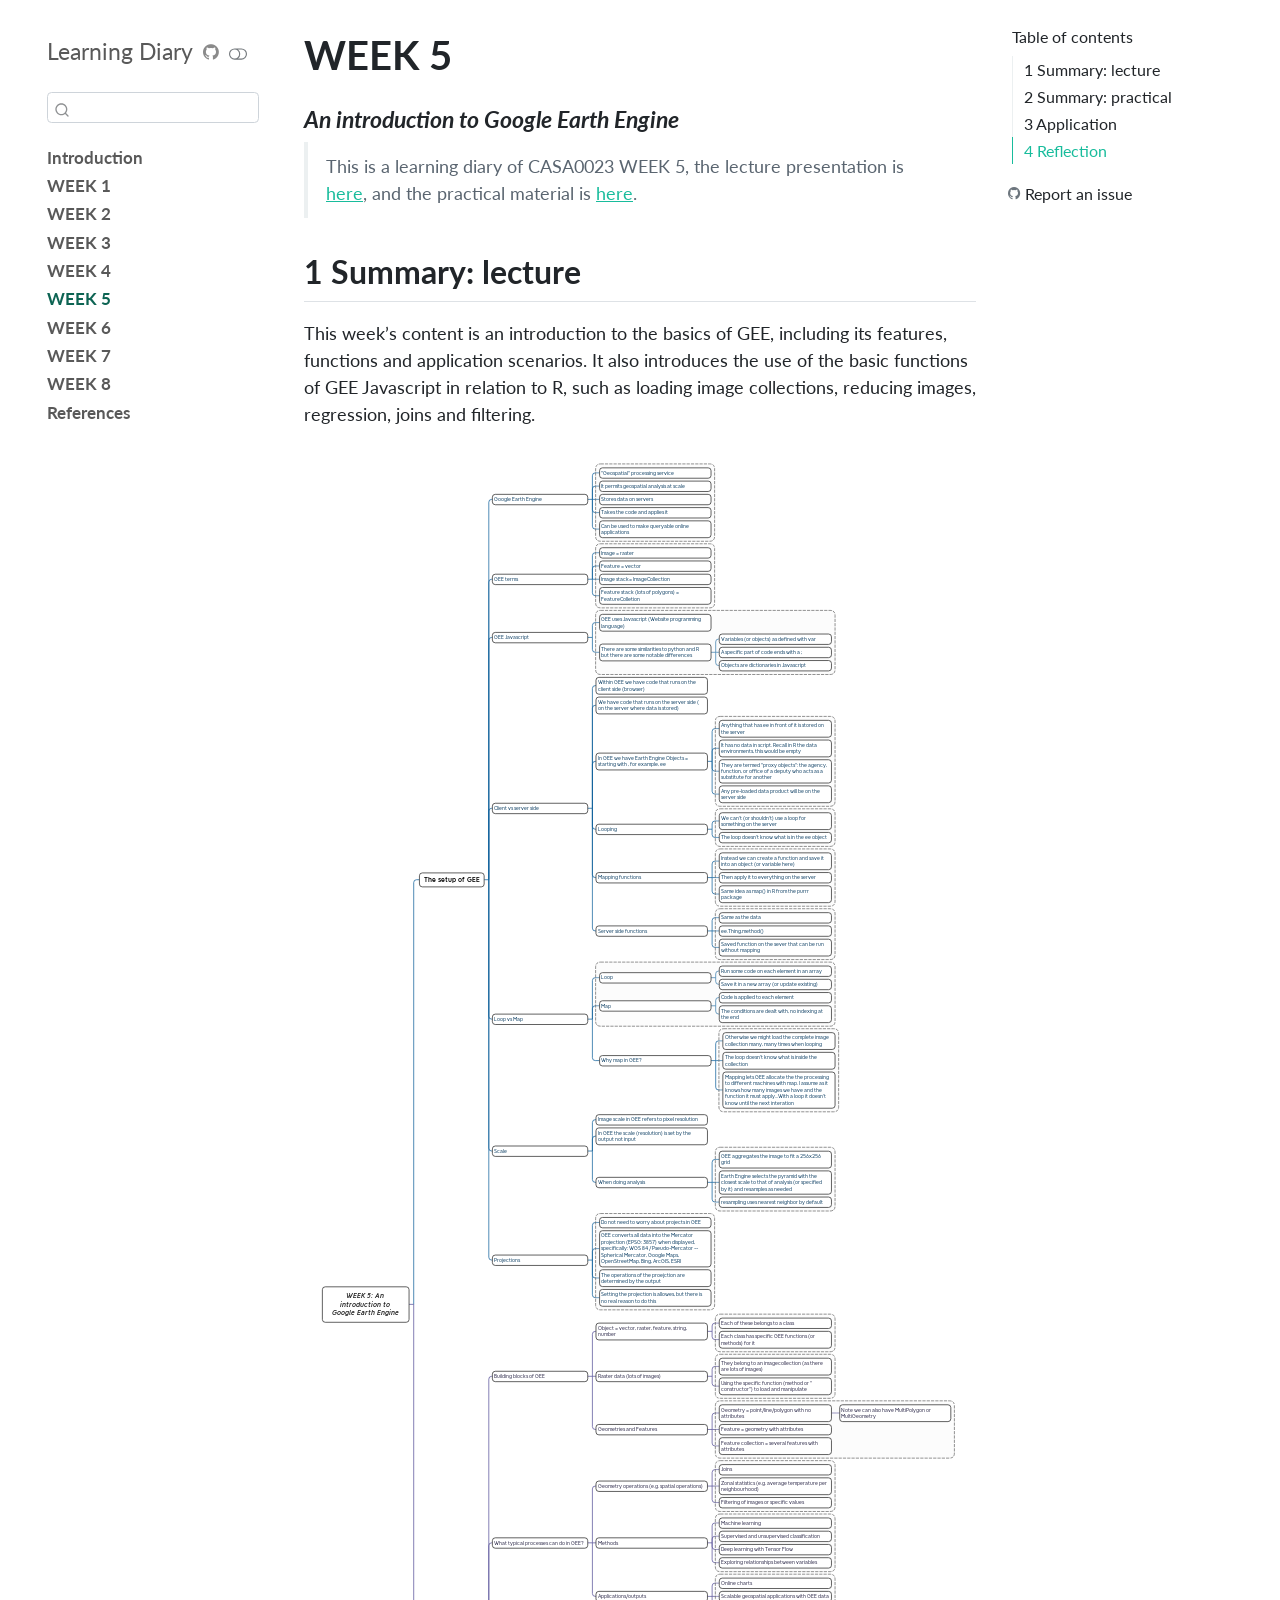
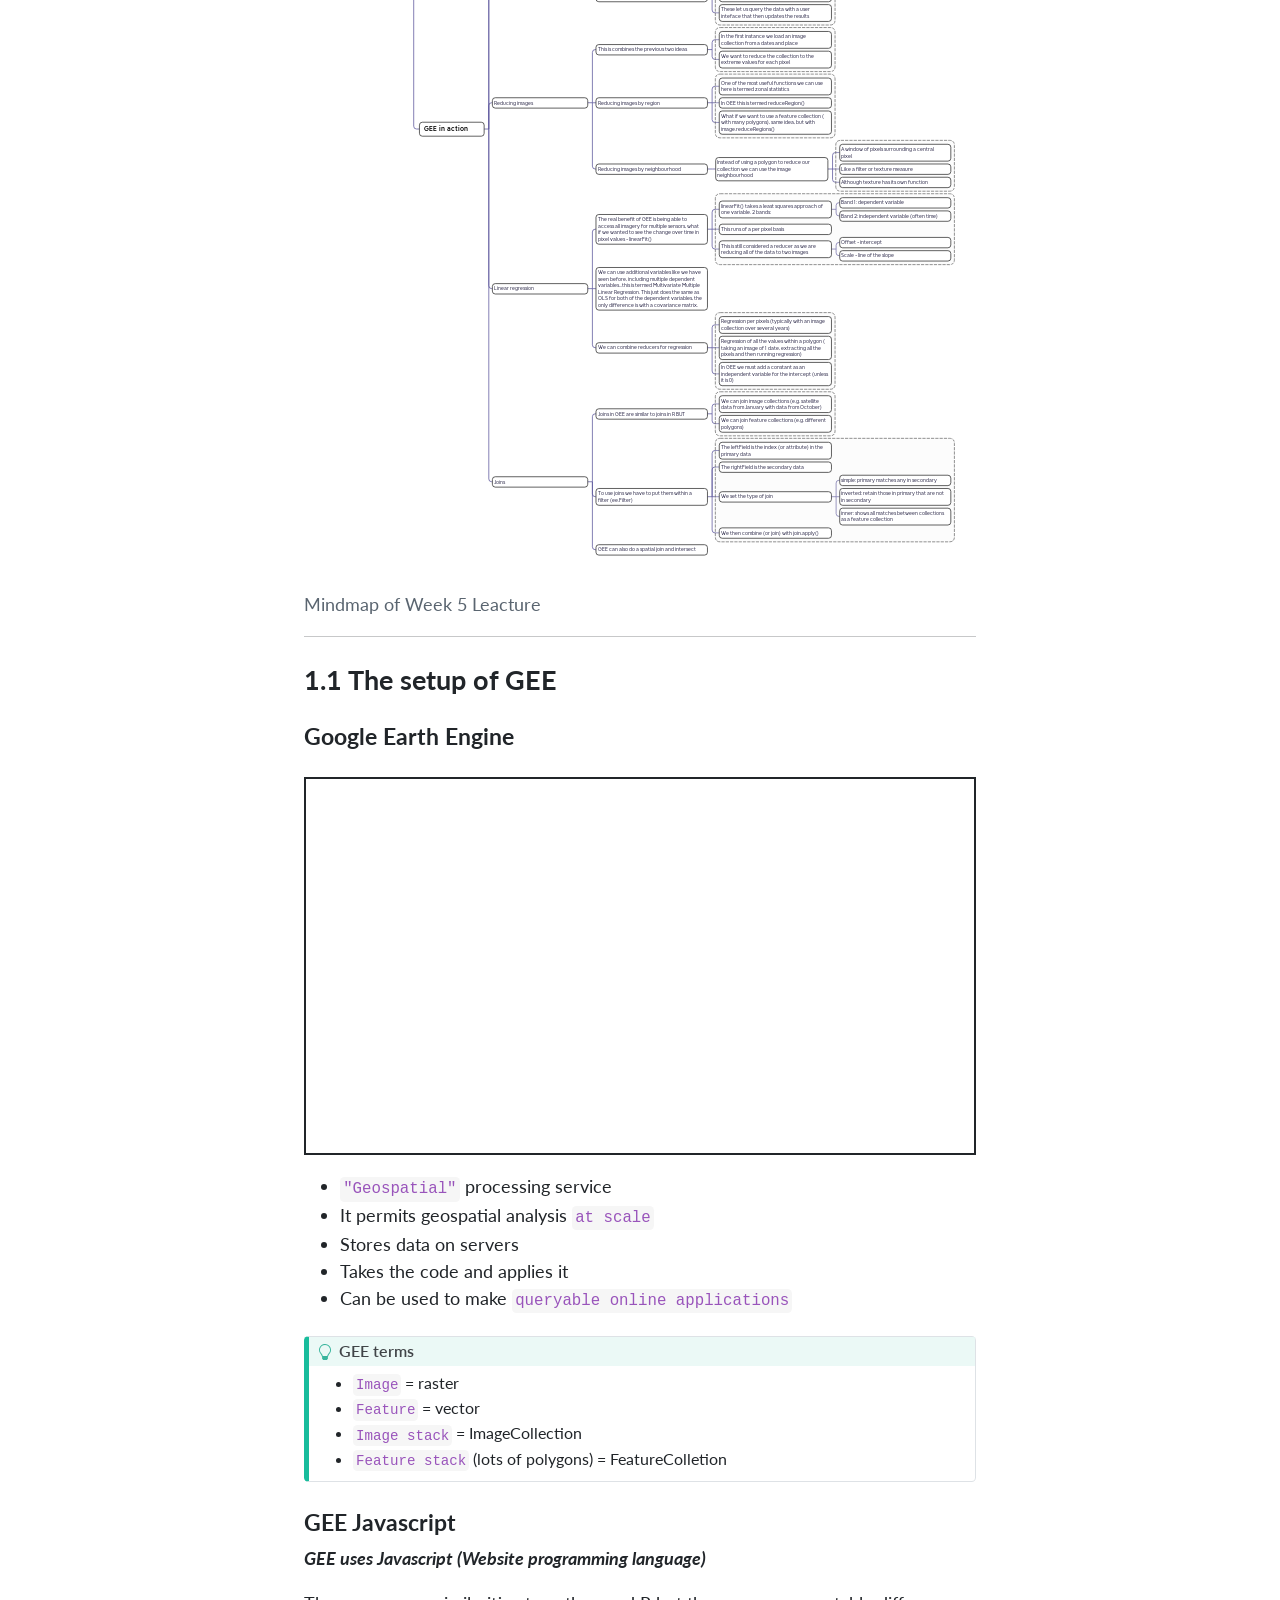
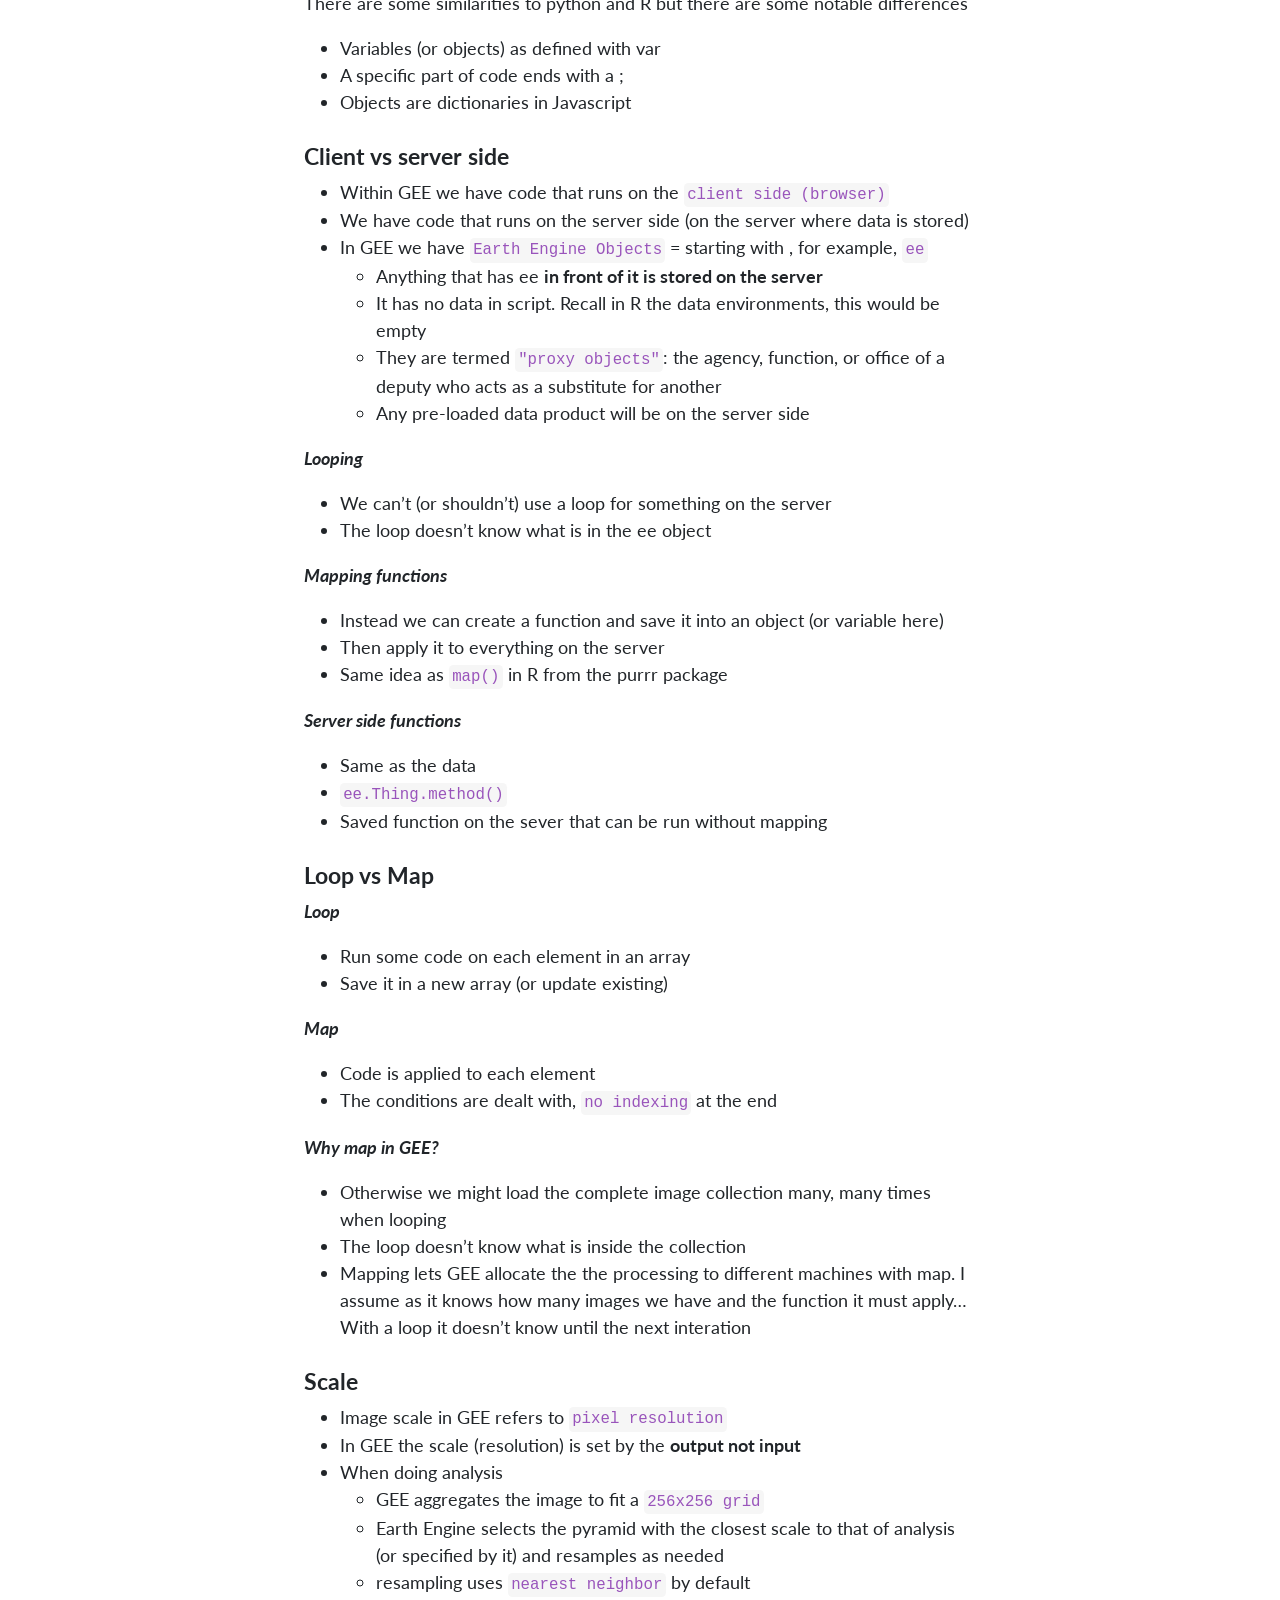
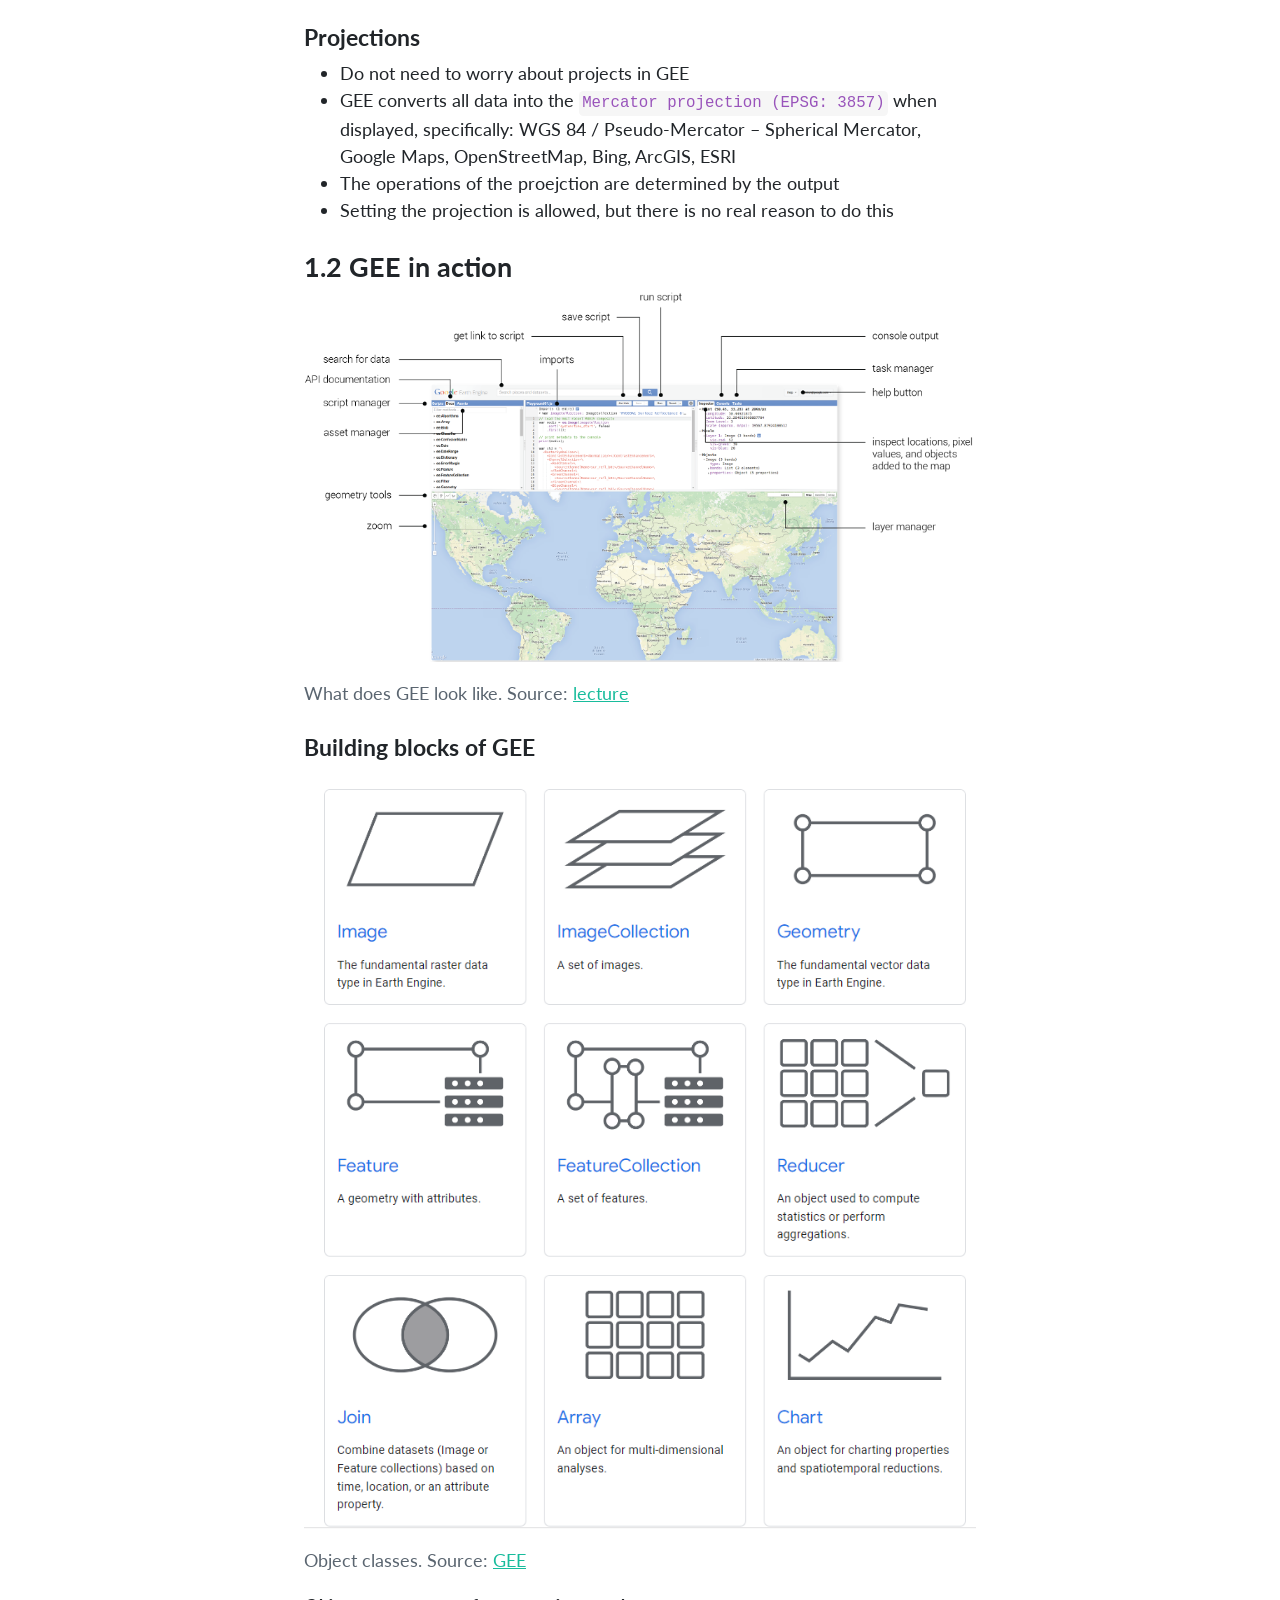
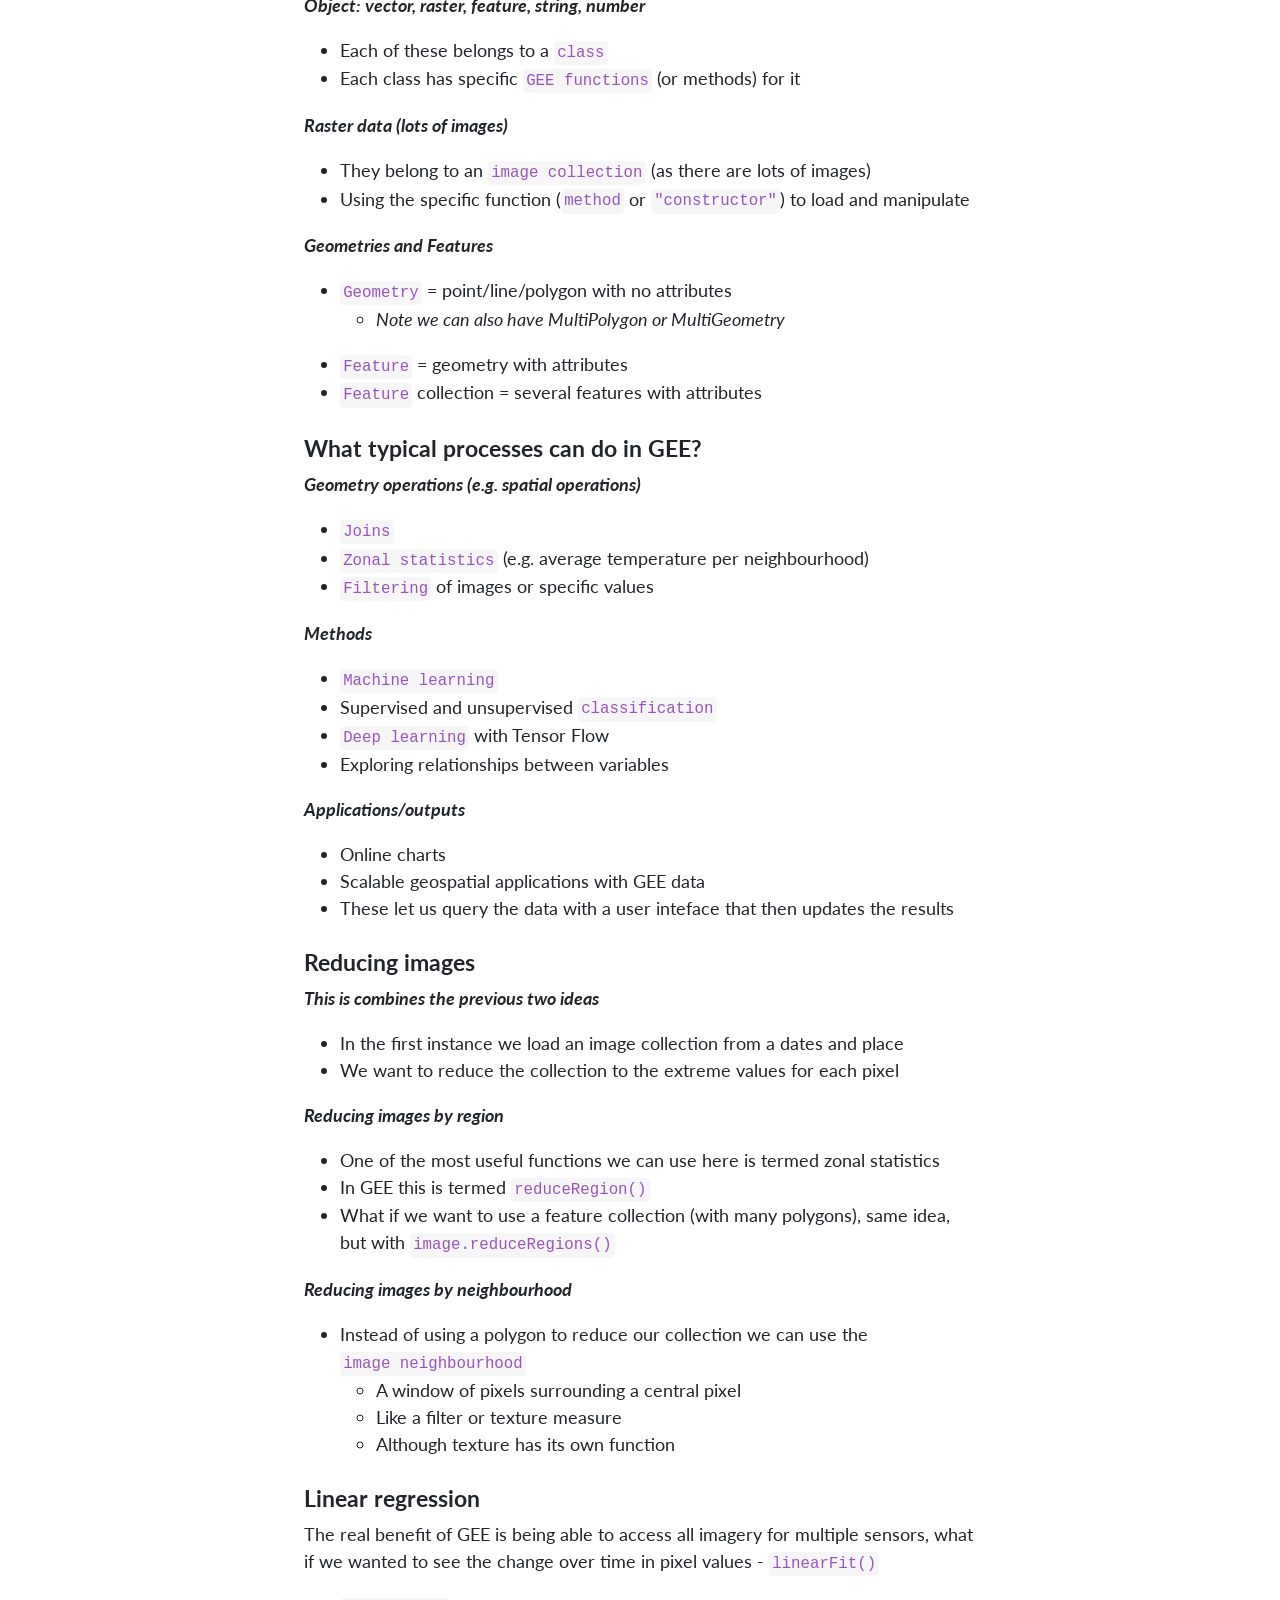
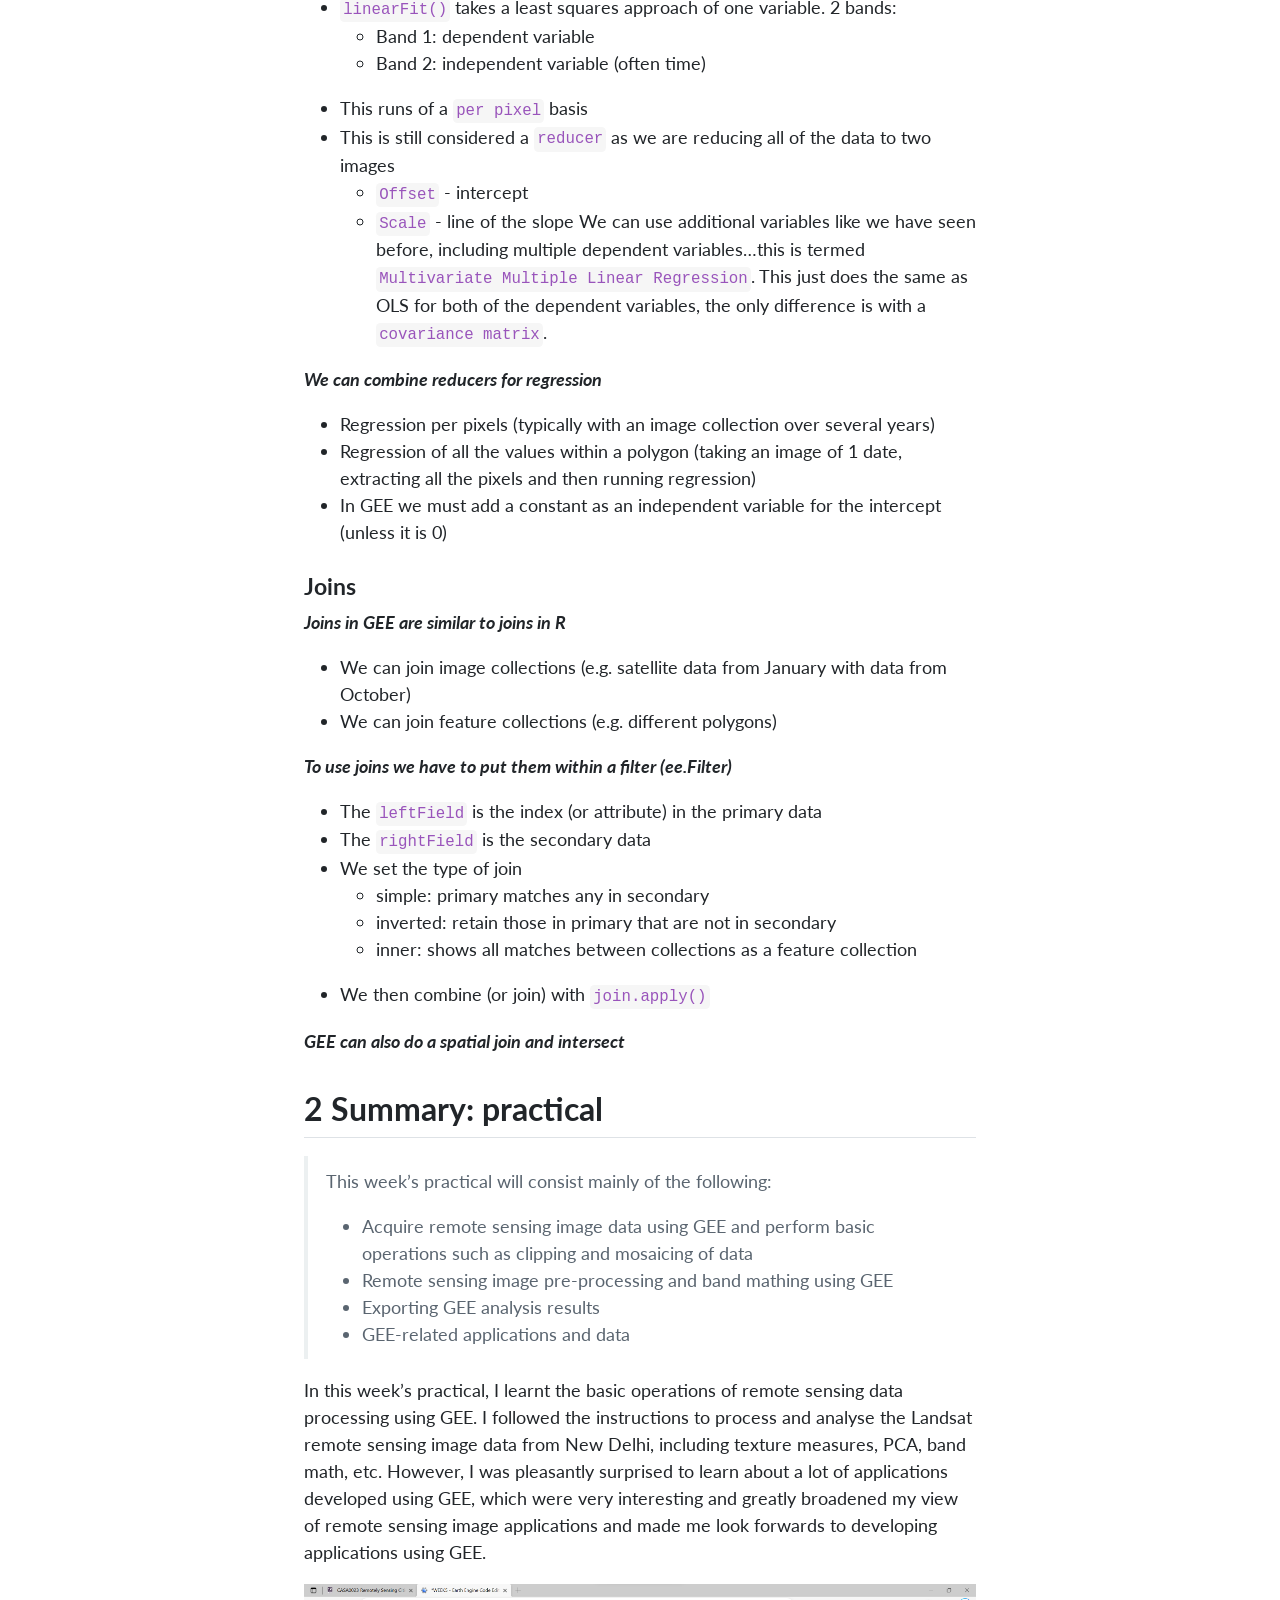
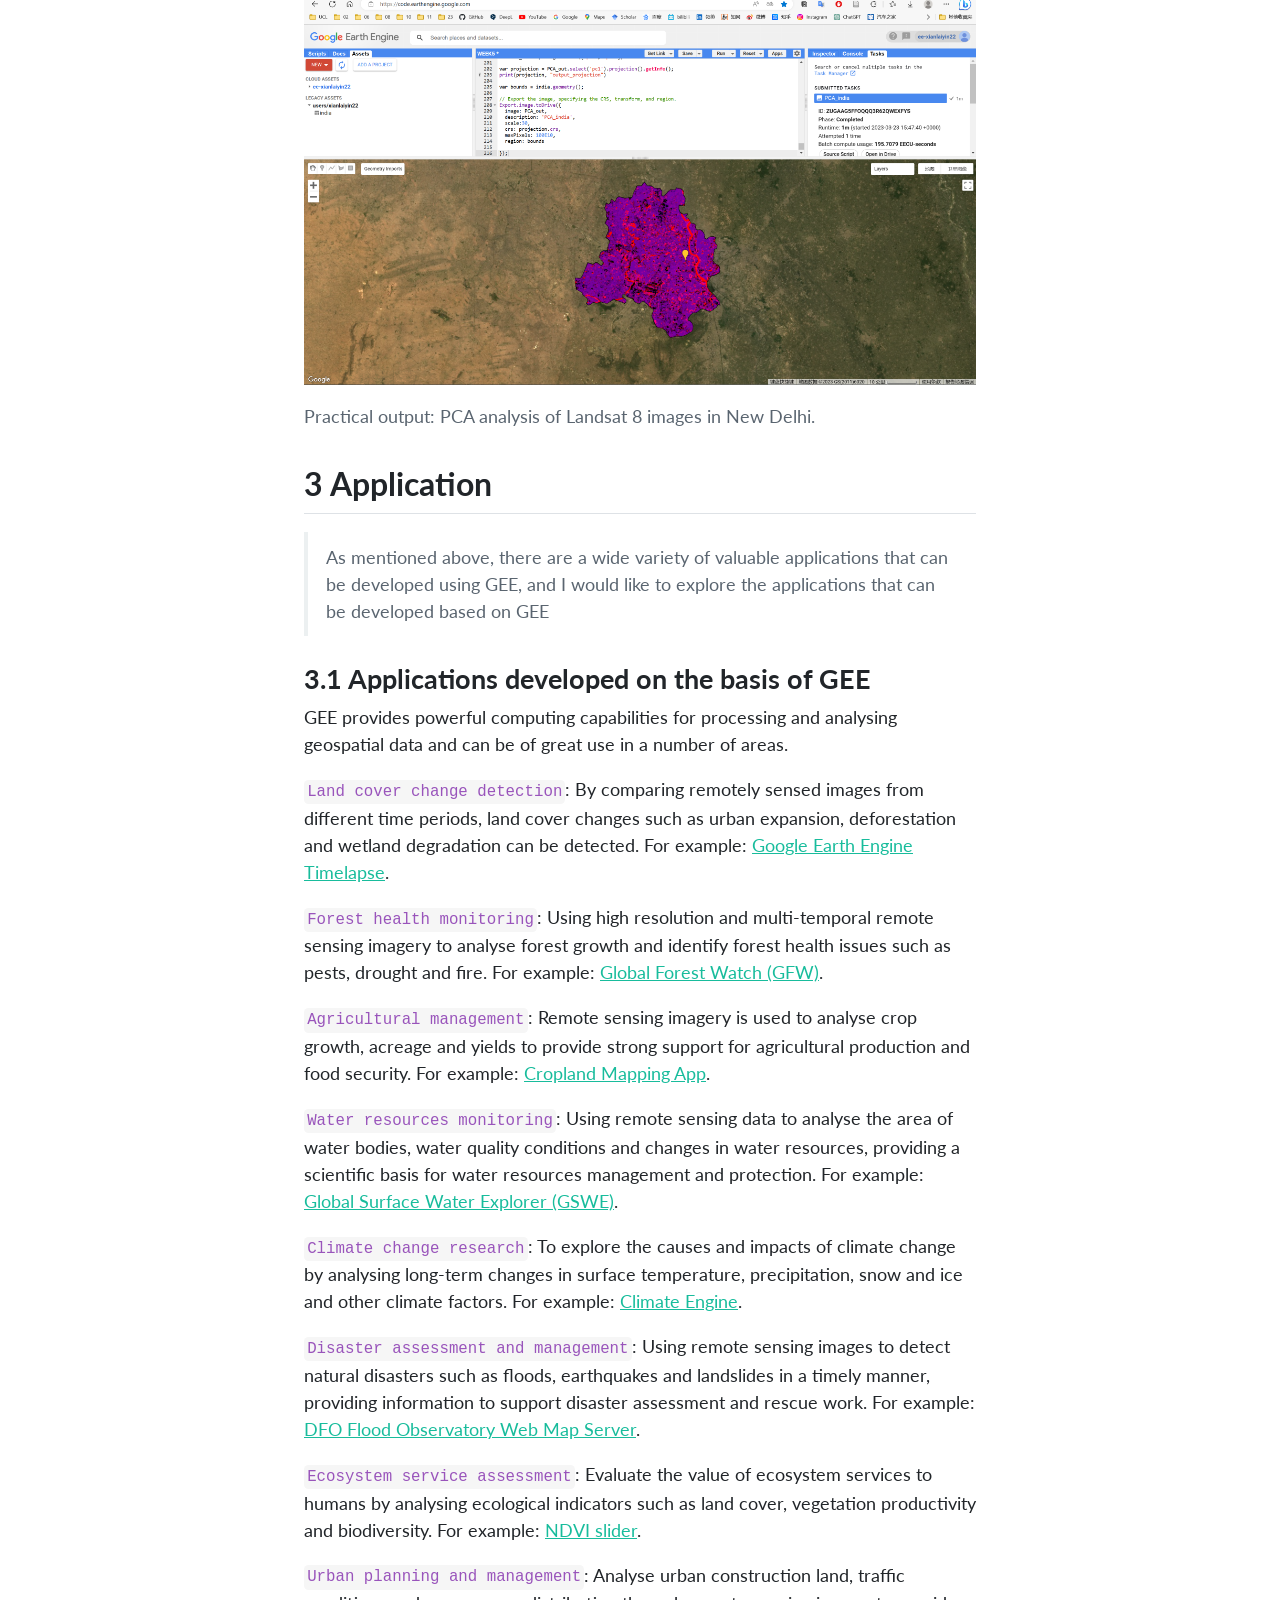
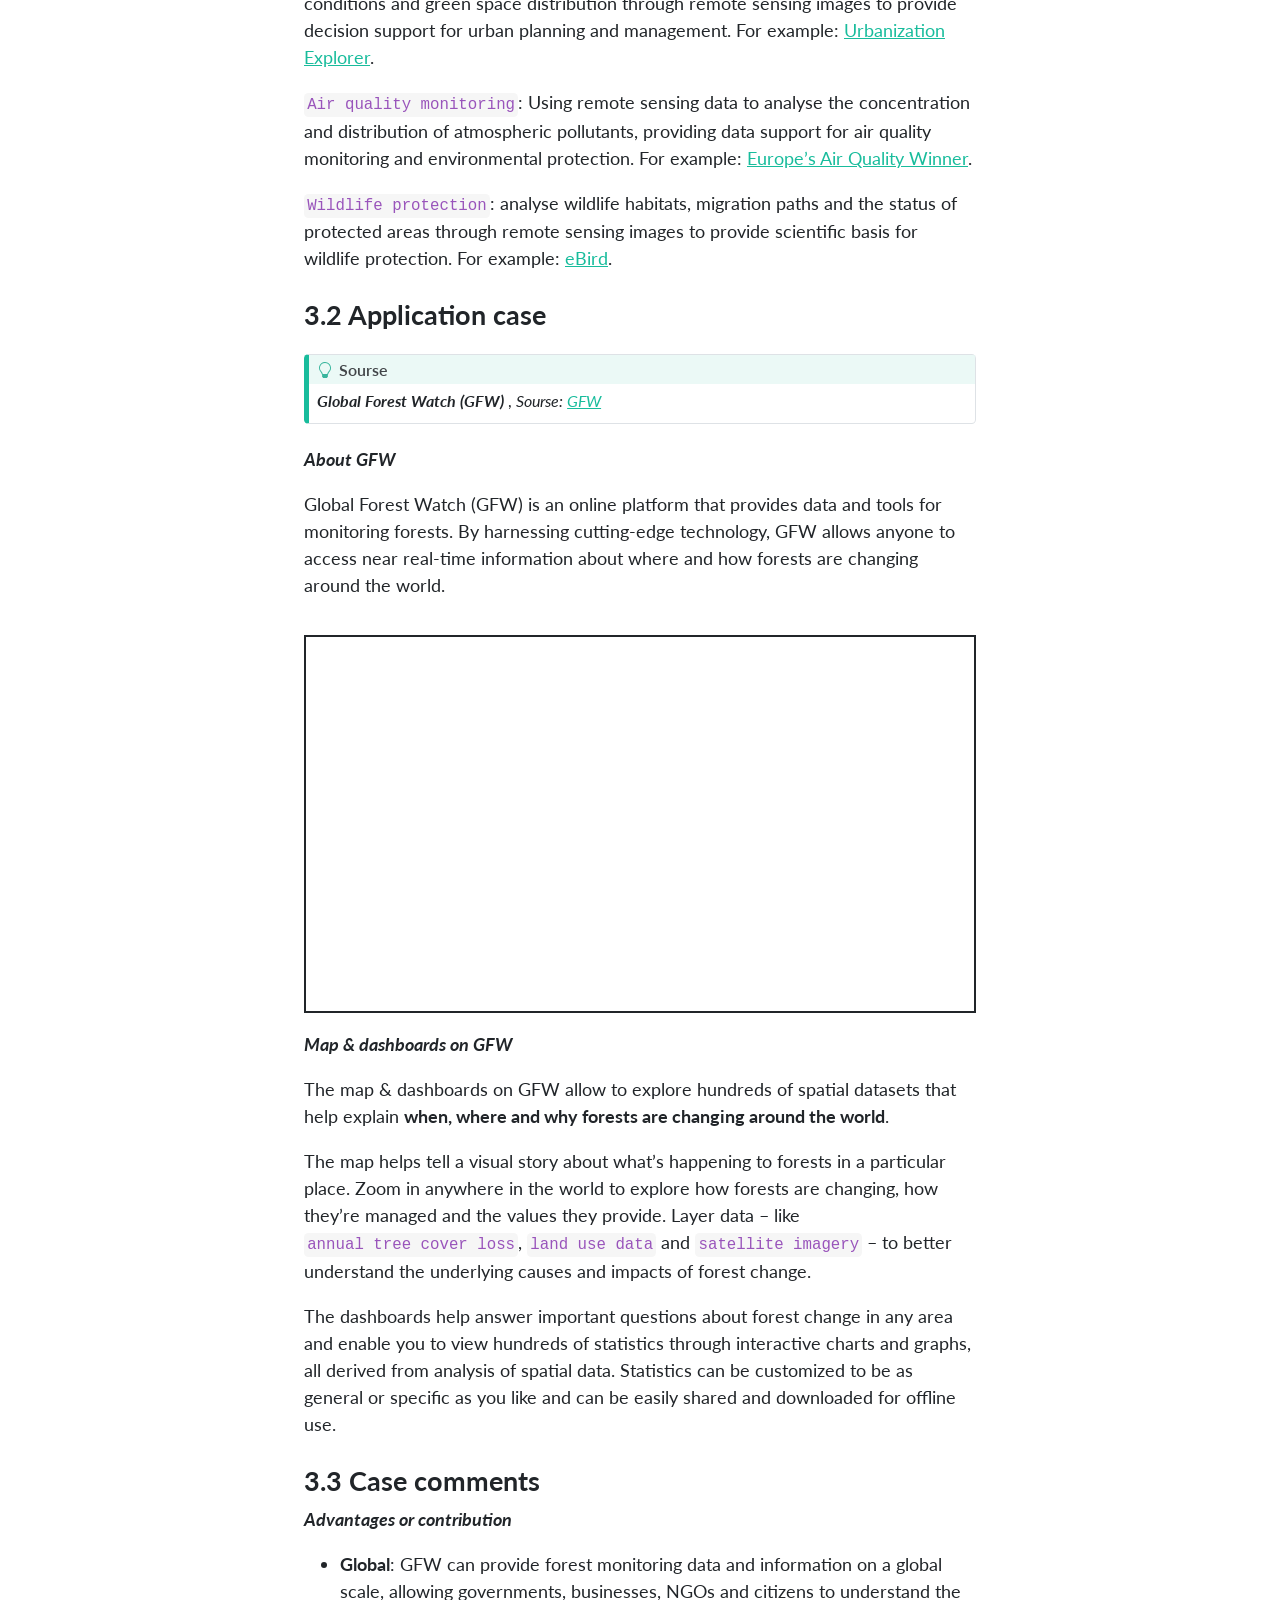
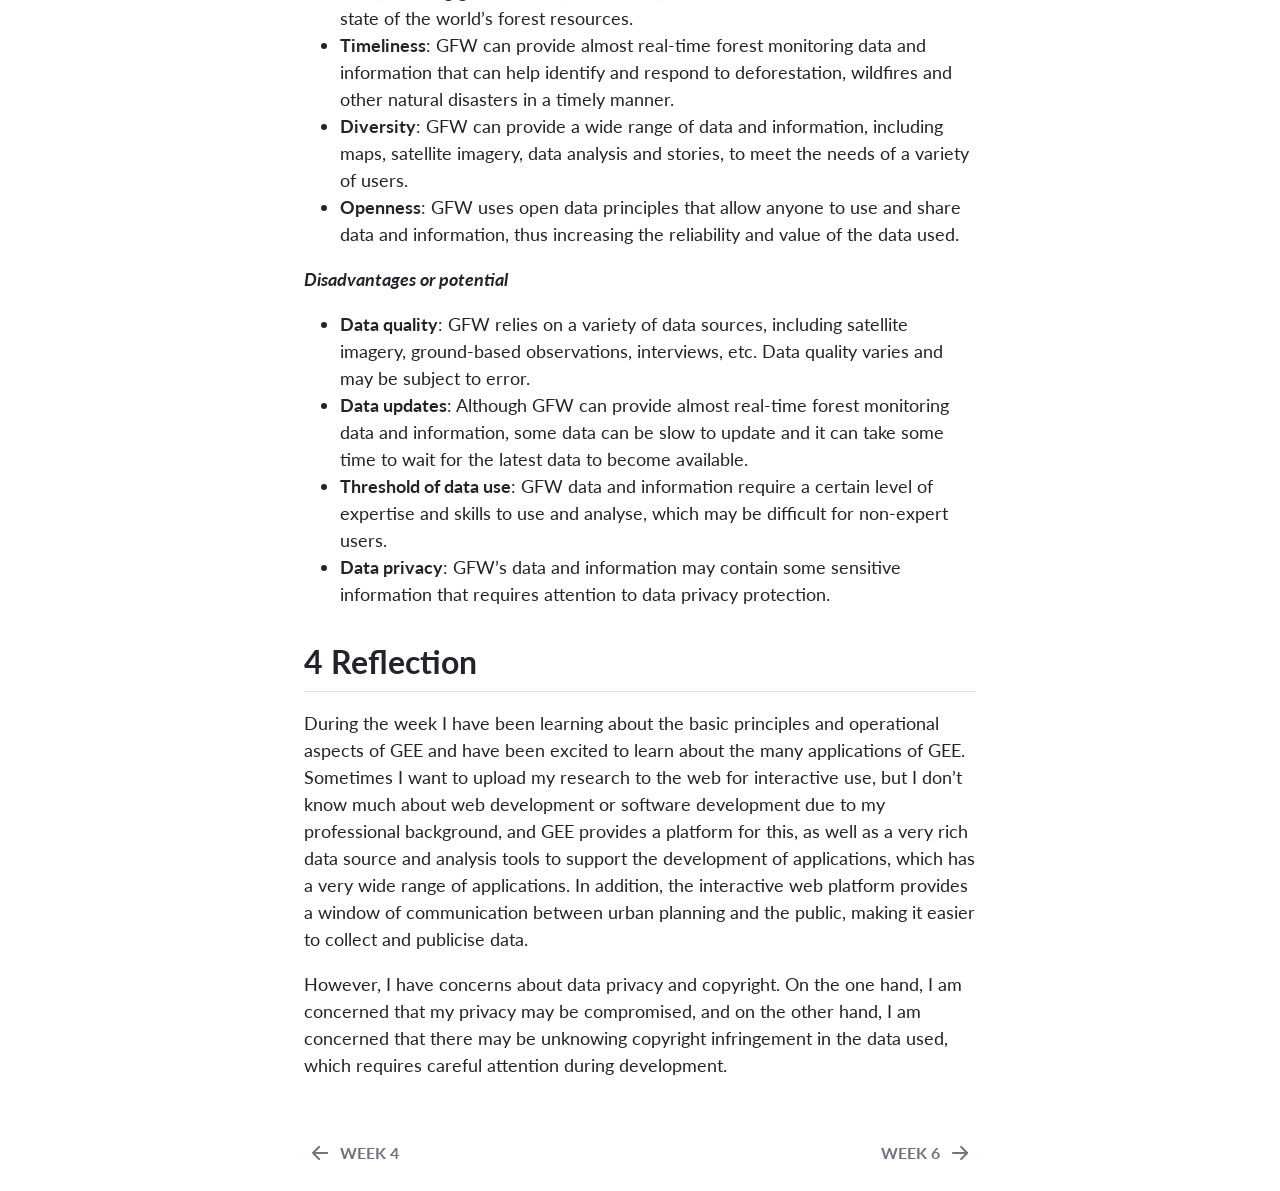
<file: learning_diary/docs/WEEK5.html>
<!DOCTYPE html>
<html xmlns="http://www.w3.org/1999/xhtml" lang="en" xml:lang="en"><head>
<meta http-equiv="Content-Type" content="text/html; charset=UTF-8">
<meta charset="utf-8">
<meta name="generator" content="quarto-1.1.251">
<meta name="viewport" content="width=device-width, initial-scale=1.0, user-scalable=yes">
<title>Learning Diary - WEEK 5</title>
<style>
code{white-space: pre-wrap;}
span.smallcaps{font-variant: small-caps;}
div.columns{display: flex; gap: min(4vw, 1.5em);}
div.column{flex: auto; overflow-x: auto;}
div.hanging-indent{margin-left: 1.5em; text-indent: -1.5em;}
ul.task-list{list-style: none;}
ul.task-list li input[type="checkbox"] {
  width: 0.8em;
  margin: 0 0.8em 0.2em -1.6em;
  vertical-align: middle;
}
</style>

<script src="site_libs/quarto-nav/quarto-nav.js"></script>
<script src="site_libs/quarto-nav/headroom.min.js"></script>
<script src="site_libs/clipboard/clipboard.min.js"></script>
<script src="site_libs/quarto-search/autocomplete.umd.js"></script>
<script src="site_libs/quarto-search/fuse.min.js"></script>
<script src="site_libs/quarto-search/quarto-search.js"></script>
<meta name="quarto:offset" content="./">
<link href="./WEEK6.html" rel="next">
<link href="./WEEK4.html" rel="prev">
<script src="site_libs/quarto-html/quarto.js"></script>
<script src="site_libs/quarto-html/popper.min.js"></script>
<script src="site_libs/quarto-html/tippy.umd.min.js"></script>
<script src="site_libs/quarto-html/anchor.min.js"></script>
<link href="site_libs/quarto-html/tippy.css" rel="stylesheet">
<link href="site_libs/quarto-html/quarto-syntax-highlighting.css" rel="stylesheet" class="quarto-color-scheme" id="quarto-text-highlighting-styles">
<link href="site_libs/quarto-html/quarto-syntax-highlighting-dark.css" rel="prefetch" class="quarto-color-scheme quarto-color-alternate" id="quarto-text-highlighting-styles">
<script src="site_libs/bootstrap/bootstrap.min.js"></script>
<link href="site_libs/bootstrap/bootstrap-icons.css" rel="stylesheet">
<link href="site_libs/bootstrap/bootstrap.min.css" rel="stylesheet" class="quarto-color-scheme" id="quarto-bootstrap" data-mode="light">
<link href="site_libs/bootstrap/bootstrap-dark.min.css" rel="prefetch" class="quarto-color-scheme quarto-color-alternate" id="quarto-bootstrap" data-mode="dark"><script id="quarto-search-options" type="application/json">{
  "location": "sidebar",
  "copy-button": false,
  "collapse-after": 3,
  "panel-placement": "start",
  "type": "textbox",
  "limit": 20,
  "language": {
    "search-no-results-text": "No results",
    "search-matching-documents-text": "matching documents",
    "search-copy-link-title": "Copy link to search",
    "search-hide-matches-text": "Hide additional matches",
    "search-more-match-text": "more match in this document",
    "search-more-matches-text": "more matches in this document",
    "search-clear-button-title": "Clear",
    "search-detached-cancel-button-title": "Cancel",
    "search-submit-button-title": "Submit"
  }
}</script><script src="site_libs/fitvids-2.1.1/fitvids.min.js"></script>
</head>
<body class="nav-sidebar floating">

<div id="quarto-search-results"></div>
  <header id="quarto-header" class="headroom fixed-top"><nav class="quarto-secondary-nav" data-bs-toggle="collapse" data-bs-target="#quarto-sidebar" aria-controls="quarto-sidebar" aria-expanded="false" aria-label="Toggle sidebar navigation" onclick="if (window.quartoToggleHeadroom) { window.quartoToggleHeadroom(); }"><div class="container-fluid d-flex justify-content-between">
      <h1 class="quarto-secondary-nav-title"><strong>WEEK 5</strong></h1>
      <button type="button" class="quarto-btn-toggle btn" aria-label="Show secondary navigation">
        <i class="bi bi-chevron-right"></i>
      </button>
    </div>
  </nav></header><!-- content --><div id="quarto-content" class="quarto-container page-columns page-rows-contents page-layout-article">
<!-- sidebar -->
  <nav id="quarto-sidebar" class="sidebar collapse sidebar-navigation floating overflow-auto"><div class="pt-lg-2 mt-2 text-left sidebar-header">
    <div class="sidebar-title mb-0 py-0">
      <a href="./">Learning Diary</a> 
        <div class="sidebar-tools-main">
    <a href="https://github.com/XianlaiYin/XianlaiYin.github.io" title="Source Code" class="sidebar-tool px-1"><i class="bi bi-github"></i></a>
  <a href="" class="quarto-color-scheme-toggle sidebar-tool" onclick="window.quartoToggleColorScheme(); return false;" title="Toggle dark mode"><i class="bi"></i></a>
</div>
    </div>
      </div>
      <div class="mt-2 flex-shrink-0 align-items-center">
        <div class="sidebar-search">
        <div id="quarto-search" class="" title="Search"></div>
        </div>
      </div>
    <div class="sidebar-menu-container"> 
    <ul class="list-unstyled mt-1">
<li class="sidebar-item">
  <div class="sidebar-item-container"> 
  <a href="./index.html" class="sidebar-item-text sidebar-link"><strong>Introduction</strong></a>
  </div>
</li>
        <li class="sidebar-item">
  <div class="sidebar-item-container"> 
  <a href="./WEEK1.html" class="sidebar-item-text sidebar-link"><strong>WEEK 1</strong></a>
  </div>
</li>
        <li class="sidebar-item">
  <div class="sidebar-item-container"> 
  <a href="./WEEK2.html" class="sidebar-item-text sidebar-link"><strong>WEEK 2</strong></a>
  </div>
</li>
        <li class="sidebar-item">
  <div class="sidebar-item-container"> 
  <a href="./WEEK3.html" class="sidebar-item-text sidebar-link"><strong>WEEK 3</strong></a>
  </div>
</li>
        <li class="sidebar-item">
  <div class="sidebar-item-container"> 
  <a href="./WEEK4.html" class="sidebar-item-text sidebar-link"><strong>WEEK 4</strong></a>
  </div>
</li>
        <li class="sidebar-item">
  <div class="sidebar-item-container"> 
  <a href="./WEEK5.html" class="sidebar-item-text sidebar-link active"><strong>WEEK 5</strong></a>
  </div>
</li>
        <li class="sidebar-item">
  <div class="sidebar-item-container"> 
  <a href="./WEEK6.html" class="sidebar-item-text sidebar-link"><strong>WEEK 6</strong></a>
  </div>
</li>
        <li class="sidebar-item">
  <div class="sidebar-item-container"> 
  <a href="./WEEK7.html" class="sidebar-item-text sidebar-link"><strong>WEEK 7</strong></a>
  </div>
</li>
        <li class="sidebar-item">
  <div class="sidebar-item-container"> 
  <a href="./WEEK8.html" class="sidebar-item-text sidebar-link"><strong>WEEK 8</strong></a>
  </div>
</li>
        <li class="sidebar-item">
  <div class="sidebar-item-container"> 
  <a href="./references.html" class="sidebar-item-text sidebar-link"><strong>References</strong></a>
  </div>
</li>
    </ul>
</div>
</nav><!-- margin-sidebar --><div id="quarto-margin-sidebar" class="sidebar margin-sidebar">
        <nav id="TOC" role="doc-toc" class="toc-active"><h2 id="toc-title">Table of contents</h2>
   
  <ul>
<li>
<a href="#summary-lecture" id="toc-summary-lecture" class="nav-link active" data-scroll-target="#summary-lecture"><strong>1 Summary: lecture</strong></a>
  <ul class="collapse">
<li><a href="#the-setup-of-gee" id="toc-the-setup-of-gee" class="nav-link" data-scroll-target="#the-setup-of-gee"><strong>1.1 The setup of GEE</strong></a></li>
  <li><a href="#gee-in-action" id="toc-gee-in-action" class="nav-link" data-scroll-target="#gee-in-action"><strong>1.2 GEE in action</strong></a></li>
  </ul>
</li>
  <li><a href="#summary-practical" id="toc-summary-practical" class="nav-link" data-scroll-target="#summary-practical"><strong>2 Summary: practical</strong></a></li>
  <li>
<a href="#application" id="toc-application" class="nav-link" data-scroll-target="#application"><strong>3 Application</strong></a>
  <ul class="collapse">
<li><a href="#applications-developed-on-the-basis-of-gee" id="toc-applications-developed-on-the-basis-of-gee" class="nav-link" data-scroll-target="#applications-developed-on-the-basis-of-gee"><strong>3.1 Applications developed on the basis of GEE</strong></a></li>
  <li><a href="#application-case" id="toc-application-case" class="nav-link" data-scroll-target="#application-case"><strong>3.2 Application case</strong></a></li>
  <li><a href="#case-comments" id="toc-case-comments" class="nav-link" data-scroll-target="#case-comments"><strong>3.3 Case comments</strong></a></li>
  </ul>
</li>
  <li><a href="#reflection" id="toc-reflection" class="nav-link" data-scroll-target="#reflection"><strong>4 Reflection</strong></a></li>
  </ul><div class="toc-actions"><div><i class="bi bi-github"></i></div><div class="action-links"><p><a href="https://github.com/XianlaiYin/XianlaiYin.github.io/issues/new" class="toc-action">Report an issue</a></p></div></div></nav>
    </div>
<!-- main -->
<main class="content" id="quarto-document-content"><header id="title-block-header" class="quarto-title-block default"><div class="quarto-title">
<h1 class="title d-none d-lg-block"><strong>WEEK 5</strong></h1>
</div>



<div class="quarto-title-meta">

    
    
  </div>
  

</header><section id="an-introduction-to-google-earth-engine" class="level4 unnumbered"><h4 class="unnumbered anchored" data-anchor-id="an-introduction-to-google-earth-engine"><strong><em>An introduction to Google Earth Engine</em></strong></h4>
<blockquote class="blockquote">
<p>This is a learning diary of CASA0023 WEEK 5, the lecture presentation is <a href="https://andrewmaclachlan.github.io/CASA0023-lecture-5/#1">here</a>, and the practical material is <a href="https://andrewmaclachlan.github.io/CASA0023/5_GEE_I.html">here</a>.</p>
</blockquote>
</section><section id="summary-lecture" class="level2"><h2 class="anchored" data-anchor-id="summary-lecture"><strong>1 Summary: lecture</strong></h2>
<p>This week’s content is an introduction to the basics of GEE, including its features, functions and application scenarios. It also introduces the use of the basic functions of GEE Javascript in relation to R, such as loading image collections, reducing images, regression, joins and filtering.</p>
<div class="quarto-figure quarto-figure-center">
<figure class="figure"><p><img src="img/WEEK5_Mindmap.svg" class="img-fluid figure-img" style="width:100.0%"></p>
<p></p><figcaption class="figure-caption">Mindmap of Week 5 Leacture</figcaption><p></p>
</figure>
</div>
<hr>
<section id="the-setup-of-gee" class="level3"><h3 class="anchored" data-anchor-id="the-setup-of-gee"><strong>1.1 The setup of GEE</strong></h3>
<section id="google-earth-engine" class="level4 unnumbered"><h4 class="unnumbered anchored" data-anchor-id="google-earth-engine"><strong>Google Earth Engine</strong></h4>
<div class="cell">
<div class="cell-output-display">
<div class="shareagain" style="min-width:300px;margin:1em auto;" data-exeternal="1">
<iframe src="https://www.youtube.com/embed/gKGOeTFHnKY" width="1600" height="900" style="border:2px solid currentColor;" loading="lazy" allowfullscreen=""></iframe>
<script>fitvids('.shareagain', {players: 'iframe'});</script>
</div>
</div>
</div>
<ul>
<li>
<code>"Geospatial"</code> processing service</li>
<li>It permits geospatial analysis <code>at scale</code>
</li>
<li>Stores data on servers</li>
<li>Takes the code and applies it</li>
<li>Can be used to make <code>queryable online applications</code>
</li>
</ul>
<div class="callout-tip callout callout-style-default callout-captioned">
<div class="callout-header d-flex align-content-center">
<div class="callout-icon-container">
<i class="callout-icon"></i>
</div>
<div class="callout-caption-container flex-fill">
GEE terms
</div>
</div>
<div class="callout-body-container callout-body">
<ul>
<li>
<code>Image</code> = raster</li>
<li>
<code>Feature</code> = vector</li>
<li>
<code>Image stack</code> = ImageCollection</li>
<li>
<code>Feature stack</code> (lots of polygons) = FeatureColletion</li>
</ul>
</div>
</div>
</section><section id="gee-javascript" class="level4 unnumbered"><h4 class="unnumbered anchored" data-anchor-id="gee-javascript"><strong>GEE Javascript</strong></h4>
<p><strong><em>GEE uses Javascript (Website programming language)</em></strong></p>
<p>There are some similarities to python and R but there are some notable differences</p>
<ul>
<li>Variables (or objects) as defined with var</li>
<li>A specific part of code ends with a ;</li>
<li>Objects are dictionaries in Javascript</li>
</ul></section><section id="client-vs-server-side" class="level4 unnumbered"><h4 class="unnumbered anchored" data-anchor-id="client-vs-server-side"><strong>Client vs server side</strong></h4>
<ul>
<li>Within GEE we have code that runs on the <code>client side (browser)</code>
</li>
<li>We have code that runs on the server side (on the server where data is stored)</li>
<li>In GEE we have <code>Earth Engine Objects</code> = starting with , for example, <code>ee</code>
<ul>
<li>Anything that has ee <strong>in front of it is stored on the server</strong>
</li>
<li>It has no data in script. Recall in R the data environments, this would be empty</li>
<li>They are termed <code>"proxy objects"</code>: the agency, function, or office of a deputy who acts as a substitute for another</li>
<li>Any pre-loaded data product will be on the server side</li>
</ul>
</li>
</ul>
<p><strong><em>Looping</em></strong></p>
<ul>
<li>We can’t (or shouldn’t) use a loop for something on the server</li>
<li>The loop doesn’t know what is in the ee object</li>
</ul>
<p><strong><em>Mapping functions</em></strong></p>
<ul>
<li>Instead we can create a function and save it into an object (or variable here)</li>
<li>Then apply it to everything on the server</li>
<li>Same idea as <code>map()</code> in R from the purrr package</li>
</ul>
<p><strong><em>Server side functions</em></strong></p>
<ul>
<li>Same as the data</li>
<li><code>ee.Thing.method()</code></li>
<li>Saved function on the sever that can be run without mapping</li>
</ul></section><section id="loop-vs-map" class="level4 unnumbered"><h4 class="unnumbered anchored" data-anchor-id="loop-vs-map"><strong>Loop vs Map</strong></h4>
<p><strong><em>Loop</em></strong></p>
<ul>
<li>Run some code on each element in an array</li>
<li>Save it in a new array (or update existing)</li>
</ul>
<p><strong><em>Map</em></strong></p>
<ul>
<li>Code is applied to each element</li>
<li>The conditions are dealt with, <code>no indexing</code> at the end</li>
</ul>
<p><strong><em>Why map in GEE?</em></strong></p>
<ul>
<li>Otherwise we might load the complete image collection many, many times when looping</li>
<li>The loop doesn’t know what is inside the collection</li>
<li>Mapping lets GEE allocate the the processing to different machines with map. I assume as it knows how many images we have and the function it must apply…With a loop it doesn’t know until the next interation</li>
</ul></section><section id="scale" class="level4 unnumbered"><h4 class="unnumbered anchored" data-anchor-id="scale"><strong>Scale</strong></h4>
<ul>
<li>Image scale in GEE refers to <code>pixel resolution</code>
</li>
<li>In GEE the scale (resolution) is set by the <strong>output not input</strong>
</li>
<li>When doing analysis
<ul>
<li>GEE aggregates the image to fit a <code>256x256 grid</code>
</li>
<li>Earth Engine selects the pyramid with the closest scale to that of analysis (or specified by it) and resamples as needed</li>
<li>resampling uses <code>nearest neighbor</code> by default</li>
</ul>
</li>
</ul></section><section id="projections" class="level4 unnumbered"><h4 class="unnumbered anchored" data-anchor-id="projections"><strong>Projections</strong></h4>
<ul>
<li>Do not need to worry about projects in GEE</li>
<li>GEE converts all data into the <code>Mercator projection (EPSG: 3857)</code> when displayed, specifically: WGS 84 / Pseudo-Mercator – Spherical Mercator, Google Maps, OpenStreetMap, Bing, ArcGIS, ESRI</li>
<li>The operations of the proejction are determined by the output</li>
<li>Setting the projection is allowed, but there is no real reason to do this</li>
</ul></section></section><section id="gee-in-action" class="level3"><h3 class="anchored" data-anchor-id="gee-in-action"><strong>1.2 GEE in action</strong></h3>
<div class="quarto-figure quarto-figure-center">
<figure class="figure"><p><img src="img/Code_editor_diagram.png" class="img-fluid figure-img" style="width:100.0%"></p>
<p></p><figcaption class="figure-caption">What does GEE look like. Source: <a href="https://andrewmaclachlan.github.io/CASA0023-lecture-5/#31">lecture</a></figcaption><p></p>
</figure>
</div>
<section id="building-blocks-of-gee" class="level4 unnumbered"><h4 class="unnumbered anchored" data-anchor-id="building-blocks-of-gee"><strong>Building blocks of GEE</strong></h4>
<div class="quarto-figure quarto-figure-center">
<figure class="figure"><p><img src="img/GEE_object_classes.png" class="img-fluid figure-img" style="width:100.0%"></p>
<p></p><figcaption class="figure-caption">Object classes. Source: <a href="https://developers.google.com/earth-engine/guides/objects_methods_overview">GEE</a></figcaption><p></p>
</figure>
</div>
<p><strong><em>Object: vector, raster, feature, string, number</em></strong></p>
<ul>
<li>Each of these belongs to a <code>class</code>
</li>
<li>Each class has specific <code>GEE functions</code> (or methods) for it</li>
</ul>
<p><strong><em>Raster data (lots of images)</em></strong></p>
<ul>
<li>They belong to an <code>image collection</code> (as there are lots of images)</li>
<li>Using the specific function (<code>method</code> or <code>"constructor"</code>) to load and manipulate</li>
</ul>
<p><strong><em>Geometries and Features</em></strong></p>
<ul>
<li>
<code>Geometry</code> = point/line/polygon with no attributes
<ul>
<li><em>Note we can also have MultiPolygon or MultiGeometry</em></li>
</ul>
</li>
<li>
<code>Feature</code> = geometry with attributes</li>
<li>
<code>Feature</code> collection = several features with attributes</li>
</ul></section><section id="what-typical-processes-can-do-in-gee" class="level4 unnumbered"><h4 class="unnumbered anchored" data-anchor-id="what-typical-processes-can-do-in-gee"><strong>What typical processes can do in GEE?</strong></h4>
<p><strong><em>Geometry operations (e.g.&nbsp;spatial operations)</em></strong></p>
<ul>
<li><code>Joins</code></li>
<li>
<code>Zonal statistics</code> (e.g.&nbsp;average temperature per neighbourhood)</li>
<li>
<code>Filtering</code> of images or specific values</li>
</ul>
<p><strong><em>Methods</em></strong></p>
<ul>
<li><code>Machine learning</code></li>
<li>Supervised and unsupervised <code>classification</code>
</li>
<li>
<code>Deep learning</code> with Tensor Flow</li>
<li>Exploring relationships between variables</li>
</ul>
<p><strong><em>Applications/outputs</em></strong></p>
<ul>
<li>Online charts</li>
<li>Scalable geospatial applications with GEE data</li>
<li>These let us query the data with a user inteface that then updates the results</li>
</ul></section><section id="reducing-images" class="level4 unnumbered"><h4 class="unnumbered anchored" data-anchor-id="reducing-images"><strong>Reducing images</strong></h4>
<p><strong><em>This is combines the previous two ideas</em></strong></p>
<ul>
<li>In the first instance we load an image collection from a dates and place</li>
<li>We want to reduce the collection to the extreme values for each pixel</li>
</ul>
<p><strong><em>Reducing images by region</em></strong></p>
<ul>
<li>One of the most useful functions we can use here is termed zonal statistics</li>
<li>In GEE this is termed <code>reduceRegion()</code>
</li>
<li>What if we want to use a feature collection (with many polygons), same idea, but with <code>image.reduceRegions()</code>
</li>
</ul>
<p><strong><em>Reducing images by neighbourhood</em></strong></p>
<ul>
<li>Instead of using a polygon to reduce our collection we can use the <code>image neighbourhood</code>
<ul>
<li>A window of pixels surrounding a central pixel</li>
<li>Like a filter or texture measure</li>
<li>Although texture has its own function</li>
</ul>
</li>
</ul></section><section id="linear-regression" class="level4 unnumbered"><h4 class="unnumbered anchored" data-anchor-id="linear-regression"><strong>Linear regression</strong></h4>
<p>The real benefit of GEE is being able to access all imagery for multiple sensors, what if we wanted to see the change over time in pixel values - <code>linearFit()</code></p>
<ul>
<li>
<code>linearFit()</code> takes a least squares approach of one variable. 2 bands:
<ul>
<li>Band 1: dependent variable</li>
<li>Band 2: independent variable (often time)</li>
</ul>
</li>
<li>This runs of a <code>per pixel</code> basis</li>
<li>This is still considered a <code>reducer</code> as we are reducing all of the data to two images
<ul>
<li>
<code>Offset</code> - intercept</li>
<li>
<code>Scale</code> - line of the slope We can use additional variables like we have seen before, including multiple dependent variables…this is termed <code>Multivariate Multiple Linear Regression</code>. This just does the same as OLS for both of the dependent variables, the only difference is with a <code>covariance matrix</code>.</li>
</ul>
</li>
</ul>
<p><strong><em>We can combine reducers for regression</em></strong></p>
<ul>
<li>Regression per pixels (typically with an image collection over several years)</li>
<li>Regression of all the values within a polygon (taking an image of 1 date, extracting all the pixels and then running regression)</li>
<li>In GEE we must add a constant as an independent variable for the intercept (unless it is 0)</li>
</ul></section><section id="joins" class="level4 unnumbered"><h4 class="unnumbered anchored" data-anchor-id="joins"><strong>Joins</strong></h4>
<p><strong><em>Joins in GEE are similar to joins in R</em></strong></p>
<ul>
<li>We can join image collections (e.g.&nbsp;satellite data from January with data from October)</li>
<li>We can join feature collections (e.g.&nbsp;different polygons)</li>
</ul>
<p><strong><em>To use joins we have to put them within a filter (ee.Filter)</em></strong></p>
<ul>
<li>The <code>leftField</code> is the index (or attribute) in the primary data</li>
<li>The <code>rightField</code> is the secondary data</li>
<li>We set the type of join
<ul>
<li>simple: primary matches any in secondary</li>
<li>inverted: retain those in primary that are not in secondary</li>
<li>inner: shows all matches between collections as a feature collection</li>
</ul>
</li>
<li>We then combine (or join) with <code>join.apply()</code>
</li>
</ul>
<p><strong><em>GEE can also do a spatial join and intersect</em></strong></p>
</section></section></section><section id="summary-practical" class="level2"><h2 class="anchored" data-anchor-id="summary-practical"><strong>2 Summary: practical</strong></h2>
<blockquote class="blockquote">
<p>This week’s practical will consist mainly of the following:</p>
<ul>
<li>Acquire remote sensing image data using GEE and perform basic operations such as clipping and mosaicing of data</li>
<li>Remote sensing image pre-processing and band mathing using GEE</li>
<li>Exporting GEE analysis results</li>
<li>GEE-related applications and data</li>
</ul>
</blockquote>
<p>In this week’s practical, I learnt the basic operations of remote sensing data processing using GEE. I followed the instructions to process and analyse the Landsat remote sensing image data from New Delhi, including texture measures, PCA, band math, etc. However, I was pleasantly surprised to learn about a lot of applications developed using GEE, which were very interesting and greatly broadened my view of remote sensing image applications and made me look forwards to developing applications using GEE.</p>
<div class="quarto-figure quarto-figure-center">
<figure class="figure"><p><img src="img/WEEK5practical.png" class="img-fluid figure-img" style="width:100.0%"></p>
<p></p><figcaption class="figure-caption">Practical output: PCA analysis of Landsat 8 images in New Delhi.</figcaption><p></p>
</figure>
</div>
</section><section id="application" class="level2"><h2 class="anchored" data-anchor-id="application"><strong>3 Application</strong></h2>
<blockquote class="blockquote">
<p>As mentioned above, there are a wide variety of valuable applications that can be developed using GEE, and I would like to explore the applications that can be developed based on GEE</p>
</blockquote>
<section id="applications-developed-on-the-basis-of-gee" class="level3"><h3 class="anchored" data-anchor-id="applications-developed-on-the-basis-of-gee"><strong>3.1 Applications developed on the basis of GEE</strong></h3>
<p>GEE provides powerful computing capabilities for processing and analysing geospatial data and can be of great use in a number of areas.</p>
<p><code>Land cover change detection</code>: By comparing remotely sensed images from different time periods, land cover changes such as urban expansion, deforestation and wetland degradation can be detected. For example: <a href="https://earthengine.google.com/timelapse/">Google Earth Engine Timelapse</a>.</p>
<p><code>Forest health monitoring</code>: Using high resolution and multi-temporal remote sensing imagery to analyse forest growth and identify forest health issues such as pests, drought and fire. For example: <a href="https://www.globalforestwatch.org/map/">Global Forest Watch (GFW)</a>.</p>
<p><code>Agricultural management</code>: Remote sensing imagery is used to analyse crop growth, acreage and yields to provide strong support for agricultural production and food security. For example: <a href="https://earthengineedu.users.earthengine.app/view/agriculturalmonitoring">Cropland Mapping App</a>.</p>
<p><code>Water resources monitoring</code>: Using remote sensing data to analyse the area of water bodies, water quality conditions and changes in water resources, providing a scientific basis for water resources management and protection. For example: <a href="https://global-surface-water.appspot.com/map">Global Surface Water Explorer (GSWE)</a>.</p>
<p><code>Climate change research</code>: To explore the causes and impacts of climate change by analysing long-term changes in surface temperature, precipitation, snow and ice and other climate factors. For example: <a href="https://app.climateengine.com/climateEngine">Climate Engine</a>.</p>
<p><code>Disaster assessment and management</code>: Using remote sensing images to detect natural disasters such as floods, earthquakes and landslides in a timely manner, providing information to support disaster assessment and rescue work. For example: <a href="https://diluvium.colorado.edu/arcgis/apps/Viewer/index.html?appid=759d697577dd438ab7f2d48f605593d5">DFO Flood Observatory Web Map Server</a>.</p>
<p><code>Ecosystem service assessment</code>: Evaluate the value of ecosystem services to humans by analysing ecological indicators such as land cover, vegetation productivity and biodiversity. For example: <a href="https://khaledalshamaa.users.earthengine.app/view/modis-ndvi-slider">NDVI slider</a>.</p>
<p><code>Urban planning and management</code>: Analyse urban construction land, traffic conditions and green space distribution through remote sensing images to provide decision support for urban planning and management. For example: <a href="https://earthengineedu.users.earthengine.app/view/urbanization">Urbanization Explorer</a>.</p>
<p><code>Air quality monitoring</code>: Using remote sensing data to analyse the concentration and distribution of atmospheric pollutants, providing data support for air quality monitoring and environmental protection. For example: <a href="https://gaertnerp.users.earthengine.app/view/europe-air-quality-winner#cloud=10;scale=15000;ranking=absolute%20difference%20(%CE%BCmol%2Fm%C2%B2);startdate=2020-03-01;enddate=2020-04-01;">Europe’s Air Quality Winner</a>.</p>
<p><code>Wildlife protection</code>: analyse wildlife habitats, migration paths and the status of protected areas through remote sensing images to provide scientific basis for wildlife protection. For example: <a href="https://ebird.org/map">eBird</a>.</p>
</section><section id="application-case" class="level3"><h3 class="anchored" data-anchor-id="application-case"><strong>3.2 Application case</strong></h3>
<div class="callout-tip callout callout-style-default callout-captioned">
<div class="callout-header d-flex align-content-center">
<div class="callout-icon-container">
<i class="callout-icon"></i>
</div>
<div class="callout-caption-container flex-fill">
Sourse
</div>
</div>
<div class="callout-body-container callout-body">
<p><strong><em>Global Forest Watch (GFW)</em></strong> , <em>Sourse: <a href="https://www.globalforestwatch.org/">GFW</a></em></p>
</div>
</div>
<p><strong><em>About GFW</em></strong></p>
<p>Global Forest Watch (GFW) is an online platform that provides data and tools for monitoring forests. By harnessing cutting-edge technology, GFW allows anyone to access near real-time information about where and how forests are changing around the world.</p>
<div class="cell">
<div class="cell-output-display">
<div class="shareagain" style="min-width:300px;margin:1em auto;" data-exeternal="1">
<iframe src="https://www.globalforestwatch.org/map/" width="1600" height="900" style="border:2px solid currentColor;" loading="lazy" allowfullscreen=""></iframe>
<script>fitvids('.shareagain', {players: 'iframe'});</script>
</div>
</div>
</div>
<p><strong><em>Map &amp; dashboards on GFW</em></strong></p>
<p>The map &amp; dashboards on GFW allow to explore hundreds of spatial datasets that help explain <strong>when, where and why forests are changing around the world</strong>.</p>
<p>The map helps tell a visual story about what’s happening to forests in a particular place. Zoom in anywhere in the world to explore how forests are changing, how they’re managed and the values they provide. Layer data – like <code>annual tree cover loss</code>, <code>land use data</code> and <code>satellite imagery</code> – to better understand the underlying causes and impacts of forest change.</p>
<p>The dashboards help answer important questions about forest change in any area and enable you to view hundreds of statistics through interactive charts and graphs, all derived from analysis of spatial data. Statistics can be customized to be as general or specific as you like and can be easily shared and downloaded for offline use.</p>
</section><section id="case-comments" class="level3"><h3 class="anchored" data-anchor-id="case-comments"><strong>3.3 Case comments</strong></h3>
<p><strong><em>Advantages or contribution</em></strong></p>
<ul>
<li>
<strong>Global</strong>: GFW can provide forest monitoring data and information on a global scale, allowing governments, businesses, NGOs and citizens to understand the state of the world’s forest resources.</li>
<li>
<strong>Timeliness</strong>: GFW can provide almost real-time forest monitoring data and information that can help identify and respond to deforestation, wildfires and other natural disasters in a timely manner.</li>
<li>
<strong>Diversity</strong>: GFW can provide a wide range of data and information, including maps, satellite imagery, data analysis and stories, to meet the needs of a variety of users.</li>
<li>
<strong>Openness</strong>: GFW uses open data principles that allow anyone to use and share data and information, thus increasing the reliability and value of the data used.</li>
</ul>
<p><strong><em>Disadvantages or potential</em></strong></p>
<ul>
<li>
<strong>Data quality</strong>: GFW relies on a variety of data sources, including satellite imagery, ground-based observations, interviews, etc. Data quality varies and may be subject to error.</li>
<li>
<strong>Data updates</strong>: Although GFW can provide almost real-time forest monitoring data and information, some data can be slow to update and it can take some time to wait for the latest data to become available.</li>
<li>
<strong>Threshold of data use</strong>: GFW data and information require a certain level of expertise and skills to use and analyse, which may be difficult for non-expert users.</li>
<li>
<strong>Data privacy</strong>: GFW’s data and information may contain some sensitive information that requires attention to data privacy protection.</li>
</ul></section></section><section id="reflection" class="level2"><h2 class="anchored" data-anchor-id="reflection"><strong>4 Reflection</strong></h2>
<p>During the week I have been learning about the basic principles and operational aspects of GEE and have been excited to learn about the many applications of GEE. Sometimes I want to upload my research to the web for interactive use, but I don’t know much about web development or software development due to my professional background, and GEE provides a platform for this, as well as a very rich data source and analysis tools to support the development of applications, which has a very wide range of applications. In addition, the interactive web platform provides a window of communication between urban planning and the public, making it easier to collect and publicise data.</p>
<p>However, I have concerns about data privacy and copyright. On the one hand, I am concerned that my privacy may be compromised, and on the other hand, I am concerned that there may be unknowing copyright infringement in the data used, which requires careful attention during development.</p>


</section></main><!-- /main --><script id="quarto-html-after-body" type="application/javascript">
window.document.addEventListener("DOMContentLoaded", function (event) {
  const toggleBodyColorMode = (bsSheetEl) => {
    const mode = bsSheetEl.getAttribute("data-mode");
    const bodyEl = window.document.querySelector("body");
    if (mode === "dark") {
      bodyEl.classList.add("quarto-dark");
      bodyEl.classList.remove("quarto-light");
    } else {
      bodyEl.classList.add("quarto-light");
      bodyEl.classList.remove("quarto-dark");
    }
  }
  const toggleBodyColorPrimary = () => {
    const bsSheetEl = window.document.querySelector("link#quarto-bootstrap");
    if (bsSheetEl) {
      toggleBodyColorMode(bsSheetEl);
    }
  }
  toggleBodyColorPrimary();  
  const disableStylesheet = (stylesheets) => {
    for (let i=0; i < stylesheets.length; i++) {
      const stylesheet = stylesheets[i];
      stylesheet.rel = 'prefetch';
    }
  }
  const enableStylesheet = (stylesheets) => {
    for (let i=0; i < stylesheets.length; i++) {
      const stylesheet = stylesheets[i];
      stylesheet.rel = 'stylesheet';
    }
  }
  const manageTransitions = (selector, allowTransitions) => {
    const els = window.document.querySelectorAll(selector);
    for (let i=0; i < els.length; i++) {
      const el = els[i];
      if (allowTransitions) {
        el.classList.remove('notransition');
      } else {
        el.classList.add('notransition');
      }
    }
  }
  const toggleColorMode = (alternate) => {
    // Switch the stylesheets
    const alternateStylesheets = window.document.querySelectorAll('link.quarto-color-scheme.quarto-color-alternate');
    manageTransitions('#quarto-margin-sidebar .nav-link', false);
    if (alternate) {
      enableStylesheet(alternateStylesheets);
      for (const sheetNode of alternateStylesheets) {
        if (sheetNode.id === "quarto-bootstrap") {
          toggleBodyColorMode(sheetNode);
        }
      }
    } else {
      disableStylesheet(alternateStylesheets);
      toggleBodyColorPrimary();
    }
    manageTransitions('#quarto-margin-sidebar .nav-link', true);
    // Switch the toggles
    const toggles = window.document.querySelectorAll('.quarto-color-scheme-toggle');
    for (let i=0; i < toggles.length; i++) {
      const toggle = toggles[i];
      if (toggle) {
        if (alternate) {
          toggle.classList.add("alternate");     
        } else {
          toggle.classList.remove("alternate");
        }
      }
    }
    // Hack to workaround the fact that safari doesn't
    // properly recolor the scrollbar when toggling (#1455)
    if (navigator.userAgent.indexOf('Safari') > 0 && navigator.userAgent.indexOf('Chrome') == -1) {
      manageTransitions("body", false);
      window.scrollTo(0, 1);
      setTimeout(() => {
        window.scrollTo(0, 0);
        manageTransitions("body", true);
      }, 40);  
    }
  }
  const isFileUrl = () => { 
    return window.location.protocol === 'file:';
  }
  const hasAlternateSentinel = () => {  
    let styleSentinel = getColorSchemeSentinel();
    if (styleSentinel !== null) {
      return styleSentinel === "alternate";
    } else {
      return false;
    }
  }
  const setStyleSentinel = (alternate) => {
    const value = alternate ? "alternate" : "default";
    if (!isFileUrl()) {
      window.localStorage.setItem("quarto-color-scheme", value);
    } else {
      localAlternateSentinel = value;
    }
  }
  const getColorSchemeSentinel = () => {
    if (!isFileUrl()) {
      const storageValue = window.localStorage.getItem("quarto-color-scheme");
      return storageValue != null ? storageValue : localAlternateSentinel;
    } else {
      return localAlternateSentinel;
    }
  }
  let localAlternateSentinel = 'default';
  // Dark / light mode switch
  window.quartoToggleColorScheme = () => {
    // Read the current dark / light value 
    let toAlternate = !hasAlternateSentinel();
    toggleColorMode(toAlternate);
    setStyleSentinel(toAlternate);
  };
  // Ensure there is a toggle, if there isn't float one in the top right
  if (window.document.querySelector('.quarto-color-scheme-toggle') === null) {
    const a = window.document.createElement('a');
    a.classList.add('top-right');
    a.classList.add('quarto-color-scheme-toggle');
    a.href = "";
    a.onclick = function() { try { window.quartoToggleColorScheme(); } catch {} return false; };
    const i = window.document.createElement("i");
    i.classList.add('bi');
    a.appendChild(i);
    window.document.body.appendChild(a);
  }
  // Switch to dark mode if need be
  if (hasAlternateSentinel()) {
    toggleColorMode(true);
  } 
  const icon = "";
  const anchorJS = new window.AnchorJS();
  anchorJS.options = {
    placement: 'right',
    icon: icon
  };
  anchorJS.add('.anchored');
  const clipboard = new window.ClipboardJS('.code-copy-button', {
    target: function(trigger) {
      return trigger.previousElementSibling;
    }
  });
  clipboard.on('success', function(e) {
    // button target
    const button = e.trigger;
    // don't keep focus
    button.blur();
    // flash "checked"
    button.classList.add('code-copy-button-checked');
    var currentTitle = button.getAttribute("title");
    button.setAttribute("title", "Copied!");
    setTimeout(function() {
      button.setAttribute("title", currentTitle);
      button.classList.remove('code-copy-button-checked');
    }, 1000);
    // clear code selection
    e.clearSelection();
  });
  function tippyHover(el, contentFn) {
    const config = {
      allowHTML: true,
      content: contentFn,
      maxWidth: 500,
      delay: 100,
      arrow: false,
      appendTo: function(el) {
          return el.parentElement;
      },
      interactive: true,
      interactiveBorder: 10,
      theme: 'quarto',
      placement: 'bottom-start'
    };
    window.tippy(el, config); 
  }
  const noterefs = window.document.querySelectorAll('a[role="doc-noteref"]');
  for (var i=0; i<noterefs.length; i++) {
    const ref = noterefs[i];
    tippyHover(ref, function() {
      // use id or data attribute instead here
      let href = ref.getAttribute('data-footnote-href') || ref.getAttribute('href');
      try { href = new URL(href).hash; } catch {}
      const id = href.replace(/^#\/?/, "");
      const note = window.document.getElementById(id);
      return note.innerHTML;
    });
  }
  var bibliorefs = window.document.querySelectorAll('a[role="doc-biblioref"]');
  for (var i=0; i<bibliorefs.length; i++) {
    const ref = bibliorefs[i];
    const cites = ref.parentNode.getAttribute('data-cites').split(' ');
    tippyHover(ref, function() {
      var popup = window.document.createElement('div');
      cites.forEach(function(cite) {
        var citeDiv = window.document.createElement('div');
        citeDiv.classList.add('hanging-indent');
        citeDiv.classList.add('csl-entry');
        var biblioDiv = window.document.getElementById('ref-' + cite);
        if (biblioDiv) {
          citeDiv.innerHTML = biblioDiv.innerHTML;
        }
        popup.appendChild(citeDiv);
      });
      return popup.innerHTML;
    });
  }
});
</script><nav class="page-navigation"><div class="nav-page nav-page-previous">
      <a href="./WEEK4.html" class="pagination-link">
        <i class="bi bi-arrow-left-short"></i> <span class="nav-page-text"><strong>WEEK 4</strong></span>
      </a>          
  </div>
  <div class="nav-page nav-page-next">
      <a href="./WEEK6.html" class="pagination-link">
        <span class="nav-page-text"><strong>WEEK 6</strong></span> <i class="bi bi-arrow-right-short"></i>
      </a>
  </div>
</nav>
</div> <!-- /content -->



</body></html>
</file>
<file: _book/site_libs/quarto-html/tippy.css>
.tippy-box[data-animation=fade][data-state=hidden]{opacity:0}[data-tippy-root]{max-width:calc(100vw - 10px)}.tippy-box{position:relative;background-color:#333;color:#fff;border-radius:4px;font-size:14px;line-height:1.4;white-space:normal;outline:0;transition-property:transform,visibility,opacity}.tippy-box[data-placement^=top]>.tippy-arrow{bottom:0}.tippy-box[data-placement^=top]>.tippy-arrow:before{bottom:-7px;left:0;border-width:8px 8px 0;border-top-color:initial;transform-origin:center top}.tippy-box[data-placement^=bottom]>.tippy-arrow{top:0}.tippy-box[data-placement^=bottom]>.tippy-arrow:before{top:-7px;left:0;border-width:0 8px 8px;border-bottom-color:initial;transform-origin:center bottom}.tippy-box[data-placement^=left]>.tippy-arrow{right:0}.tippy-box[data-placement^=left]>.tippy-arrow:before{border-width:8px 0 8px 8px;border-left-color:initial;right:-7px;transform-origin:center left}.tippy-box[data-placement^=right]>.tippy-arrow{left:0}.tippy-box[data-placement^=right]>.tippy-arrow:before{left:-7px;border-width:8px 8px 8px 0;border-right-color:initial;transform-origin:center right}.tippy-box[data-inertia][data-state=visible]{transition-timing-function:cubic-bezier(.54,1.5,.38,1.11)}.tippy-arrow{width:16px;height:16px;color:#333}.tippy-arrow:before{content:"";position:absolute;border-color:transparent;border-style:solid}.tippy-content{position:relative;padding:5px 9px;z-index:1}
</file>
<file: _book/site_libs/quarto-html/quarto-syntax-highlighting.css>
/* quarto syntax highlight colors */
:root {
  --quarto-hl-ot-color: #003B4F;
  --quarto-hl-at-color: #657422;
  --quarto-hl-ss-color: #20794D;
  --quarto-hl-an-color: #5E5E5E;
  --quarto-hl-fu-color: #4758AB;
  --quarto-hl-st-color: #20794D;
  --quarto-hl-cf-color: #003B4F;
  --quarto-hl-op-color: #5E5E5E;
  --quarto-hl-er-color: #AD0000;
  --quarto-hl-bn-color: #AD0000;
  --quarto-hl-al-color: #AD0000;
  --quarto-hl-va-color: #111111;
  --quarto-hl-bu-color: inherit;
  --quarto-hl-ex-color: inherit;
  --quarto-hl-pp-color: #AD0000;
  --quarto-hl-in-color: #5E5E5E;
  --quarto-hl-vs-color: #20794D;
  --quarto-hl-wa-color: #5E5E5E;
  --quarto-hl-do-color: #5E5E5E;
  --quarto-hl-im-color: #00769E;
  --quarto-hl-ch-color: #20794D;
  --quarto-hl-dt-color: #AD0000;
  --quarto-hl-fl-color: #AD0000;
  --quarto-hl-co-color: #5E5E5E;
  --quarto-hl-cv-color: #5E5E5E;
  --quarto-hl-cn-color: #8f5902;
  --quarto-hl-sc-color: #5E5E5E;
  --quarto-hl-dv-color: #AD0000;
  --quarto-hl-kw-color: #003B4F;
}

/* other quarto variables */
:root {
  --quarto-font-monospace: SFMono-Regular, Menlo, Monaco, Consolas, "Liberation Mono", "Courier New", monospace;
}

pre > code.sourceCode > span {
  color: #003B4F;
}

code span {
  color: #003B4F;
}

code.sourceCode > span {
  color: #003B4F;
}

div.sourceCode,
div.sourceCode pre.sourceCode {
  color: #003B4F;
}

code span.ot {
  color: #003B4F;
}

code span.at {
  color: #657422;
}

code span.ss {
  color: #20794D;
}

code span.an {
  color: #5E5E5E;
}

code span.fu {
  color: #4758AB;
}

code span.st {
  color: #20794D;
}

code span.cf {
  color: #003B4F;
}

code span.op {
  color: #5E5E5E;
}

code span.er {
  color: #AD0000;
}

code span.bn {
  color: #AD0000;
}

code span.al {
  color: #AD0000;
}

code span.va {
  color: #111111;
}

code span.pp {
  color: #AD0000;
}

code span.in {
  color: #5E5E5E;
}

code span.vs {
  color: #20794D;
}

code span.wa {
  color: #5E5E5E;
  font-style: italic;
}

code span.do {
  color: #5E5E5E;
  font-style: italic;
}

code span.im {
  color: #00769E;
}

code span.ch {
  color: #20794D;
}

code span.dt {
  color: #AD0000;
}

code span.fl {
  color: #AD0000;
}

code span.co {
  color: #5E5E5E;
}

code span.cv {
  color: #5E5E5E;
  font-style: italic;
}

code span.cn {
  color: #8f5902;
}

code span.sc {
  color: #5E5E5E;
}

code span.dv {
  color: #AD0000;
}

code span.kw {
  color: #003B4F;
}

.prevent-inlining {
  content: "</";
}

/*# sourceMappingURL=debc5d5d77c3f9108843748ff7464032.css.map */
</file>
<file: _book/site_libs/quarto-html/quarto-syntax-highlighting-dark.css>
/* quarto syntax highlight colors */
:root {
  --quarto-hl-al-color: #f07178;
  --quarto-hl-an-color: #d4d0ab;
  --quarto-hl-at-color: #00e0e0;
  --quarto-hl-bn-color: #d4d0ab;
  --quarto-hl-bu-color: #abe338;
  --quarto-hl-ch-color: #abe338;
  --quarto-hl-co-color: #f8f8f2;
  --quarto-hl-cv-color: #ffd700;
  --quarto-hl-cn-color: #ffd700;
  --quarto-hl-cf-color: #ffa07a;
  --quarto-hl-dt-color: #ffa07a;
  --quarto-hl-dv-color: #d4d0ab;
  --quarto-hl-do-color: #f8f8f2;
  --quarto-hl-er-color: #f07178;
  --quarto-hl-ex-color: #00e0e0;
  --quarto-hl-fl-color: #d4d0ab;
  --quarto-hl-fu-color: #ffa07a;
  --quarto-hl-im-color: #abe338;
  --quarto-hl-in-color: #d4d0ab;
  --quarto-hl-kw-color: #ffa07a;
  --quarto-hl-op-color: #ffa07a;
  --quarto-hl-ot-color: #00e0e0;
  --quarto-hl-pp-color: #dcc6e0;
  --quarto-hl-re-color: #00e0e0;
  --quarto-hl-sc-color: #abe338;
  --quarto-hl-ss-color: #abe338;
  --quarto-hl-st-color: #abe338;
  --quarto-hl-va-color: #00e0e0;
  --quarto-hl-vs-color: #abe338;
  --quarto-hl-wa-color: #dcc6e0;
}

/* other quarto variables */
:root {
  --quarto-font-monospace: SFMono-Regular, Menlo, Monaco, Consolas, "Liberation Mono", "Courier New", monospace;
}

code span.al {
  font-weight: bold;
  color: #f07178;
}

code span.an {
  color: #d4d0ab;
}

code span.at {
  color: #00e0e0;
}

code span.bn {
  color: #d4d0ab;
}

code span.bu {
  color: #abe338;
}

code span.ch {
  color: #abe338;
}

code span.co {
  font-style: italic;
  color: #f8f8f2;
}

code span.cv {
  color: #ffd700;
}

code span.cn {
  color: #ffd700;
}

code span.cf {
  font-weight: bold;
  color: #ffa07a;
}

code span.dt {
  color: #ffa07a;
}

code span.dv {
  color: #d4d0ab;
}

code span.do {
  color: #f8f8f2;
}

code span.er {
  color: #f07178;
  text-decoration: underline;
}

code span.ex {
  font-weight: bold;
  color: #00e0e0;
}

code span.fl {
  color: #d4d0ab;
}

code span.fu {
  color: #ffa07a;
}

code span.im {
  color: #abe338;
}

code span.in {
  color: #d4d0ab;
}

code span.kw {
  font-weight: bold;
  color: #ffa07a;
}

pre > code.sourceCode > span {
  color: #f8f8f2;
}

code span {
  color: #f8f8f2;
}

code.sourceCode > span {
  color: #f8f8f2;
}

div.sourceCode,
div.sourceCode pre.sourceCode {
  color: #f8f8f2;
}

code span.op {
  color: #ffa07a;
}

code span.ot {
  color: #00e0e0;
}

code span.pp {
  color: #dcc6e0;
}

code span.re {
  color: #00e0e0;
}

code span.sc {
  color: #abe338;
}

code span.ss {
  color: #abe338;
}

code span.st {
  color: #abe338;
}

code span.va {
  color: #00e0e0;
}

code span.vs {
  color: #abe338;
}

code span.wa {
  color: #dcc6e0;
}

.prevent-inlining {
  content: "</";
}

/*# sourceMappingURL=935a306eefa94366c21e1a970dddb765.css.map */
</file>
<file: docs/site_libs/quarto-html/tippy.css>
.tippy-box[data-animation=fade][data-state=hidden]{opacity:0}[data-tippy-root]{max-width:calc(100vw - 10px)}.tippy-box{position:relative;background-color:#333;color:#fff;border-radius:4px;font-size:14px;line-height:1.4;white-space:normal;outline:0;transition-property:transform,visibility,opacity}.tippy-box[data-placement^=top]>.tippy-arrow{bottom:0}.tippy-box[data-placement^=top]>.tippy-arrow:before{bottom:-7px;left:0;border-width:8px 8px 0;border-top-color:initial;transform-origin:center top}.tippy-box[data-placement^=bottom]>.tippy-arrow{top:0}.tippy-box[data-placement^=bottom]>.tippy-arrow:before{top:-7px;left:0;border-width:0 8px 8px;border-bottom-color:initial;transform-origin:center bottom}.tippy-box[data-placement^=left]>.tippy-arrow{right:0}.tippy-box[data-placement^=left]>.tippy-arrow:before{border-width:8px 0 8px 8px;border-left-color:initial;right:-7px;transform-origin:center left}.tippy-box[data-placement^=right]>.tippy-arrow{left:0}.tippy-box[data-placement^=right]>.tippy-arrow:before{left:-7px;border-width:8px 8px 8px 0;border-right-color:initial;transform-origin:center right}.tippy-box[data-inertia][data-state=visible]{transition-timing-function:cubic-bezier(.54,1.5,.38,1.11)}.tippy-arrow{width:16px;height:16px;color:#333}.tippy-arrow:before{content:"";position:absolute;border-color:transparent;border-style:solid}.tippy-content{position:relative;padding:5px 9px;z-index:1}
</file>
<file: docs/site_libs/quarto-html/quarto-syntax-highlighting.css>
/* quarto syntax highlight colors */
:root {
  --quarto-hl-ot-color: #003B4F;
  --quarto-hl-at-color: #657422;
  --quarto-hl-ss-color: #20794D;
  --quarto-hl-an-color: #5E5E5E;
  --quarto-hl-fu-color: #4758AB;
  --quarto-hl-st-color: #20794D;
  --quarto-hl-cf-color: #003B4F;
  --quarto-hl-op-color: #5E5E5E;
  --quarto-hl-er-color: #AD0000;
  --quarto-hl-bn-color: #AD0000;
  --quarto-hl-al-color: #AD0000;
  --quarto-hl-va-color: #111111;
  --quarto-hl-bu-color: inherit;
  --quarto-hl-ex-color: inherit;
  --quarto-hl-pp-color: #AD0000;
  --quarto-hl-in-color: #5E5E5E;
  --quarto-hl-vs-color: #20794D;
  --quarto-hl-wa-color: #5E5E5E;
  --quarto-hl-do-color: #5E5E5E;
  --quarto-hl-im-color: #00769E;
  --quarto-hl-ch-color: #20794D;
  --quarto-hl-dt-color: #AD0000;
  --quarto-hl-fl-color: #AD0000;
  --quarto-hl-co-color: #5E5E5E;
  --quarto-hl-cv-color: #5E5E5E;
  --quarto-hl-cn-color: #8f5902;
  --quarto-hl-sc-color: #5E5E5E;
  --quarto-hl-dv-color: #AD0000;
  --quarto-hl-kw-color: #003B4F;
}

/* other quarto variables */
:root {
  --quarto-font-monospace: SFMono-Regular, Menlo, Monaco, Consolas, "Liberation Mono", "Courier New", monospace;
}

pre > code.sourceCode > span {
  color: #003B4F;
}

code span {
  color: #003B4F;
}

code.sourceCode > span {
  color: #003B4F;
}

div.sourceCode,
div.sourceCode pre.sourceCode {
  color: #003B4F;
}

code span.ot {
  color: #003B4F;
}

code span.at {
  color: #657422;
}

code span.ss {
  color: #20794D;
}

code span.an {
  color: #5E5E5E;
}

code span.fu {
  color: #4758AB;
}

code span.st {
  color: #20794D;
}

code span.cf {
  color: #003B4F;
}

code span.op {
  color: #5E5E5E;
}

code span.er {
  color: #AD0000;
}

code span.bn {
  color: #AD0000;
}

code span.al {
  color: #AD0000;
}

code span.va {
  color: #111111;
}

code span.pp {
  color: #AD0000;
}

code span.in {
  color: #5E5E5E;
}

code span.vs {
  color: #20794D;
}

code span.wa {
  color: #5E5E5E;
  font-style: italic;
}

code span.do {
  color: #5E5E5E;
  font-style: italic;
}

code span.im {
  color: #00769E;
}

code span.ch {
  color: #20794D;
}

code span.dt {
  color: #AD0000;
}

code span.fl {
  color: #AD0000;
}

code span.co {
  color: #5E5E5E;
}

code span.cv {
  color: #5E5E5E;
  font-style: italic;
}

code span.cn {
  color: #8f5902;
}

code span.sc {
  color: #5E5E5E;
}

code span.dv {
  color: #AD0000;
}

code span.kw {
  color: #003B4F;
}

.prevent-inlining {
  content: "</";
}

/*# sourceMappingURL=debc5d5d77c3f9108843748ff7464032.css.map */
</file>
<file: docs/site_libs/quarto-html/quarto-syntax-highlighting-dark.css>
/* quarto syntax highlight colors */
:root {
  --quarto-hl-al-color: #f07178;
  --quarto-hl-an-color: #d4d0ab;
  --quarto-hl-at-color: #00e0e0;
  --quarto-hl-bn-color: #d4d0ab;
  --quarto-hl-bu-color: #abe338;
  --quarto-hl-ch-color: #abe338;
  --quarto-hl-co-color: #f8f8f2;
  --quarto-hl-cv-color: #ffd700;
  --quarto-hl-cn-color: #ffd700;
  --quarto-hl-cf-color: #ffa07a;
  --quarto-hl-dt-color: #ffa07a;
  --quarto-hl-dv-color: #d4d0ab;
  --quarto-hl-do-color: #f8f8f2;
  --quarto-hl-er-color: #f07178;
  --quarto-hl-ex-color: #00e0e0;
  --quarto-hl-fl-color: #d4d0ab;
  --quarto-hl-fu-color: #ffa07a;
  --quarto-hl-im-color: #abe338;
  --quarto-hl-in-color: #d4d0ab;
  --quarto-hl-kw-color: #ffa07a;
  --quarto-hl-op-color: #ffa07a;
  --quarto-hl-ot-color: #00e0e0;
  --quarto-hl-pp-color: #dcc6e0;
  --quarto-hl-re-color: #00e0e0;
  --quarto-hl-sc-color: #abe338;
  --quarto-hl-ss-color: #abe338;
  --quarto-hl-st-color: #abe338;
  --quarto-hl-va-color: #00e0e0;
  --quarto-hl-vs-color: #abe338;
  --quarto-hl-wa-color: #dcc6e0;
}

/* other quarto variables */
:root {
  --quarto-font-monospace: SFMono-Regular, Menlo, Monaco, Consolas, "Liberation Mono", "Courier New", monospace;
}

code span.al {
  font-weight: bold;
  color: #f07178;
}

code span.an {
  color: #d4d0ab;
}

code span.at {
  color: #00e0e0;
}

code span.bn {
  color: #d4d0ab;
}

code span.bu {
  color: #abe338;
}

code span.ch {
  color: #abe338;
}

code span.co {
  font-style: italic;
  color: #f8f8f2;
}

code span.cv {
  color: #ffd700;
}

code span.cn {
  color: #ffd700;
}

code span.cf {
  font-weight: bold;
  color: #ffa07a;
}

code span.dt {
  color: #ffa07a;
}

code span.dv {
  color: #d4d0ab;
}

code span.do {
  color: #f8f8f2;
}

code span.er {
  color: #f07178;
  text-decoration: underline;
}

code span.ex {
  font-weight: bold;
  color: #00e0e0;
}

code span.fl {
  color: #d4d0ab;
}

code span.fu {
  color: #ffa07a;
}

code span.im {
  color: #abe338;
}

code span.in {
  color: #d4d0ab;
}

code span.kw {
  font-weight: bold;
  color: #ffa07a;
}

pre > code.sourceCode > span {
  color: #f8f8f2;
}

code span {
  color: #f8f8f2;
}

code.sourceCode > span {
  color: #f8f8f2;
}

div.sourceCode,
div.sourceCode pre.sourceCode {
  color: #f8f8f2;
}

code span.op {
  color: #ffa07a;
}

code span.ot {
  color: #00e0e0;
}

code span.pp {
  color: #dcc6e0;
}

code span.re {
  color: #00e0e0;
}

code span.sc {
  color: #abe338;
}

code span.ss {
  color: #abe338;
}

code span.st {
  color: #abe338;
}

code span.va {
  color: #00e0e0;
}

code span.vs {
  color: #abe338;
}

code span.wa {
  color: #dcc6e0;
}

.prevent-inlining {
  content: "</";
}

/*# sourceMappingURL=935a306eefa94366c21e1a970dddb765.css.map */
</file>
<file: learning_diary/docs/site_libs/quarto-html/tippy.css>
.tippy-box[data-animation=fade][data-state=hidden]{opacity:0}[data-tippy-root]{max-width:calc(100vw - 10px)}.tippy-box{position:relative;background-color:#333;color:#fff;border-radius:4px;font-size:14px;line-height:1.4;white-space:normal;outline:0;transition-property:transform,visibility,opacity}.tippy-box[data-placement^=top]>.tippy-arrow{bottom:0}.tippy-box[data-placement^=top]>.tippy-arrow:before{bottom:-7px;left:0;border-width:8px 8px 0;border-top-color:initial;transform-origin:center top}.tippy-box[data-placement^=bottom]>.tippy-arrow{top:0}.tippy-box[data-placement^=bottom]>.tippy-arrow:before{top:-7px;left:0;border-width:0 8px 8px;border-bottom-color:initial;transform-origin:center bottom}.tippy-box[data-placement^=left]>.tippy-arrow{right:0}.tippy-box[data-placement^=left]>.tippy-arrow:before{border-width:8px 0 8px 8px;border-left-color:initial;right:-7px;transform-origin:center left}.tippy-box[data-placement^=right]>.tippy-arrow{left:0}.tippy-box[data-placement^=right]>.tippy-arrow:before{left:-7px;border-width:8px 8px 8px 0;border-right-color:initial;transform-origin:center right}.tippy-box[data-inertia][data-state=visible]{transition-timing-function:cubic-bezier(.54,1.5,.38,1.11)}.tippy-arrow{width:16px;height:16px;color:#333}.tippy-arrow:before{content:"";position:absolute;border-color:transparent;border-style:solid}.tippy-content{position:relative;padding:5px 9px;z-index:1}
</file>
<file: learning_diary/docs/site_libs/quarto-html/quarto-syntax-highlighting.css>
/* quarto syntax highlight colors */
:root {
  --quarto-hl-ot-color: #003B4F;
  --quarto-hl-at-color: #657422;
  --quarto-hl-ss-color: #20794D;
  --quarto-hl-an-color: #5E5E5E;
  --quarto-hl-fu-color: #4758AB;
  --quarto-hl-st-color: #20794D;
  --quarto-hl-cf-color: #003B4F;
  --quarto-hl-op-color: #5E5E5E;
  --quarto-hl-er-color: #AD0000;
  --quarto-hl-bn-color: #AD0000;
  --quarto-hl-al-color: #AD0000;
  --quarto-hl-va-color: #111111;
  --quarto-hl-bu-color: inherit;
  --quarto-hl-ex-color: inherit;
  --quarto-hl-pp-color: #AD0000;
  --quarto-hl-in-color: #5E5E5E;
  --quarto-hl-vs-color: #20794D;
  --quarto-hl-wa-color: #5E5E5E;
  --quarto-hl-do-color: #5E5E5E;
  --quarto-hl-im-color: #00769E;
  --quarto-hl-ch-color: #20794D;
  --quarto-hl-dt-color: #AD0000;
  --quarto-hl-fl-color: #AD0000;
  --quarto-hl-co-color: #5E5E5E;
  --quarto-hl-cv-color: #5E5E5E;
  --quarto-hl-cn-color: #8f5902;
  --quarto-hl-sc-color: #5E5E5E;
  --quarto-hl-dv-color: #AD0000;
  --quarto-hl-kw-color: #003B4F;
}

/* other quarto variables */
:root {
  --quarto-font-monospace: SFMono-Regular, Menlo, Monaco, Consolas, "Liberation Mono", "Courier New", monospace;
}

pre > code.sourceCode > span {
  color: #003B4F;
}

code span {
  color: #003B4F;
}

code.sourceCode > span {
  color: #003B4F;
}

div.sourceCode,
div.sourceCode pre.sourceCode {
  color: #003B4F;
}

code span.ot {
  color: #003B4F;
}

code span.at {
  color: #657422;
}

code span.ss {
  color: #20794D;
}

code span.an {
  color: #5E5E5E;
}

code span.fu {
  color: #4758AB;
}

code span.st {
  color: #20794D;
}

code span.cf {
  color: #003B4F;
}

code span.op {
  color: #5E5E5E;
}

code span.er {
  color: #AD0000;
}

code span.bn {
  color: #AD0000;
}

code span.al {
  color: #AD0000;
}

code span.va {
  color: #111111;
}

code span.pp {
  color: #AD0000;
}

code span.in {
  color: #5E5E5E;
}

code span.vs {
  color: #20794D;
}

code span.wa {
  color: #5E5E5E;
  font-style: italic;
}

code span.do {
  color: #5E5E5E;
  font-style: italic;
}

code span.im {
  color: #00769E;
}

code span.ch {
  color: #20794D;
}

code span.dt {
  color: #AD0000;
}

code span.fl {
  color: #AD0000;
}

code span.co {
  color: #5E5E5E;
}

code span.cv {
  color: #5E5E5E;
  font-style: italic;
}

code span.cn {
  color: #8f5902;
}

code span.sc {
  color: #5E5E5E;
}

code span.dv {
  color: #AD0000;
}

code span.kw {
  color: #003B4F;
}

.prevent-inlining {
  content: "</";
}

/*# sourceMappingURL=debc5d5d77c3f9108843748ff7464032.css.map */
</file>
<file: learning_diary/docs/site_libs/quarto-html/quarto-syntax-highlighting-dark.css>
/* quarto syntax highlight colors */
:root {
  --quarto-hl-al-color: #f07178;
  --quarto-hl-an-color: #d4d0ab;
  --quarto-hl-at-color: #00e0e0;
  --quarto-hl-bn-color: #d4d0ab;
  --quarto-hl-bu-color: #abe338;
  --quarto-hl-ch-color: #abe338;
  --quarto-hl-co-color: #f8f8f2;
  --quarto-hl-cv-color: #ffd700;
  --quarto-hl-cn-color: #ffd700;
  --quarto-hl-cf-color: #ffa07a;
  --quarto-hl-dt-color: #ffa07a;
  --quarto-hl-dv-color: #d4d0ab;
  --quarto-hl-do-color: #f8f8f2;
  --quarto-hl-er-color: #f07178;
  --quarto-hl-ex-color: #00e0e0;
  --quarto-hl-fl-color: #d4d0ab;
  --quarto-hl-fu-color: #ffa07a;
  --quarto-hl-im-color: #abe338;
  --quarto-hl-in-color: #d4d0ab;
  --quarto-hl-kw-color: #ffa07a;
  --quarto-hl-op-color: #ffa07a;
  --quarto-hl-ot-color: #00e0e0;
  --quarto-hl-pp-color: #dcc6e0;
  --quarto-hl-re-color: #00e0e0;
  --quarto-hl-sc-color: #abe338;
  --quarto-hl-ss-color: #abe338;
  --quarto-hl-st-color: #abe338;
  --quarto-hl-va-color: #00e0e0;
  --quarto-hl-vs-color: #abe338;
  --quarto-hl-wa-color: #dcc6e0;
}

/* other quarto variables */
:root {
  --quarto-font-monospace: SFMono-Regular, Menlo, Monaco, Consolas, "Liberation Mono", "Courier New", monospace;
}

code span.al {
  font-weight: bold;
  color: #f07178;
}

code span.an {
  color: #d4d0ab;
}

code span.at {
  color: #00e0e0;
}

code span.bn {
  color: #d4d0ab;
}

code span.bu {
  color: #abe338;
}

code span.ch {
  color: #abe338;
}

code span.co {
  font-style: italic;
  color: #f8f8f2;
}

code span.cv {
  color: #ffd700;
}

code span.cn {
  color: #ffd700;
}

code span.cf {
  font-weight: bold;
  color: #ffa07a;
}

code span.dt {
  color: #ffa07a;
}

code span.dv {
  color: #d4d0ab;
}

code span.do {
  color: #f8f8f2;
}

code span.er {
  color: #f07178;
  text-decoration: underline;
}

code span.ex {
  font-weight: bold;
  color: #00e0e0;
}

code span.fl {
  color: #d4d0ab;
}

code span.fu {
  color: #ffa07a;
}

code span.im {
  color: #abe338;
}

code span.in {
  color: #d4d0ab;
}

code span.kw {
  font-weight: bold;
  color: #ffa07a;
}

pre > code.sourceCode > span {
  color: #f8f8f2;
}

code span {
  color: #f8f8f2;
}

code.sourceCode > span {
  color: #f8f8f2;
}

div.sourceCode,
div.sourceCode pre.sourceCode {
  color: #f8f8f2;
}

code span.op {
  color: #ffa07a;
}

code span.ot {
  color: #00e0e0;
}

code span.pp {
  color: #dcc6e0;
}

code span.re {
  color: #00e0e0;
}

code span.sc {
  color: #abe338;
}

code span.ss {
  color: #abe338;
}

code span.st {
  color: #abe338;
}

code span.va {
  color: #00e0e0;
}

code span.vs {
  color: #abe338;
}

code span.wa {
  color: #dcc6e0;
}

.prevent-inlining {
  content: "</";
}

/*# sourceMappingURL=935a306eefa94366c21e1a970dddb765.css.map */
</file>
